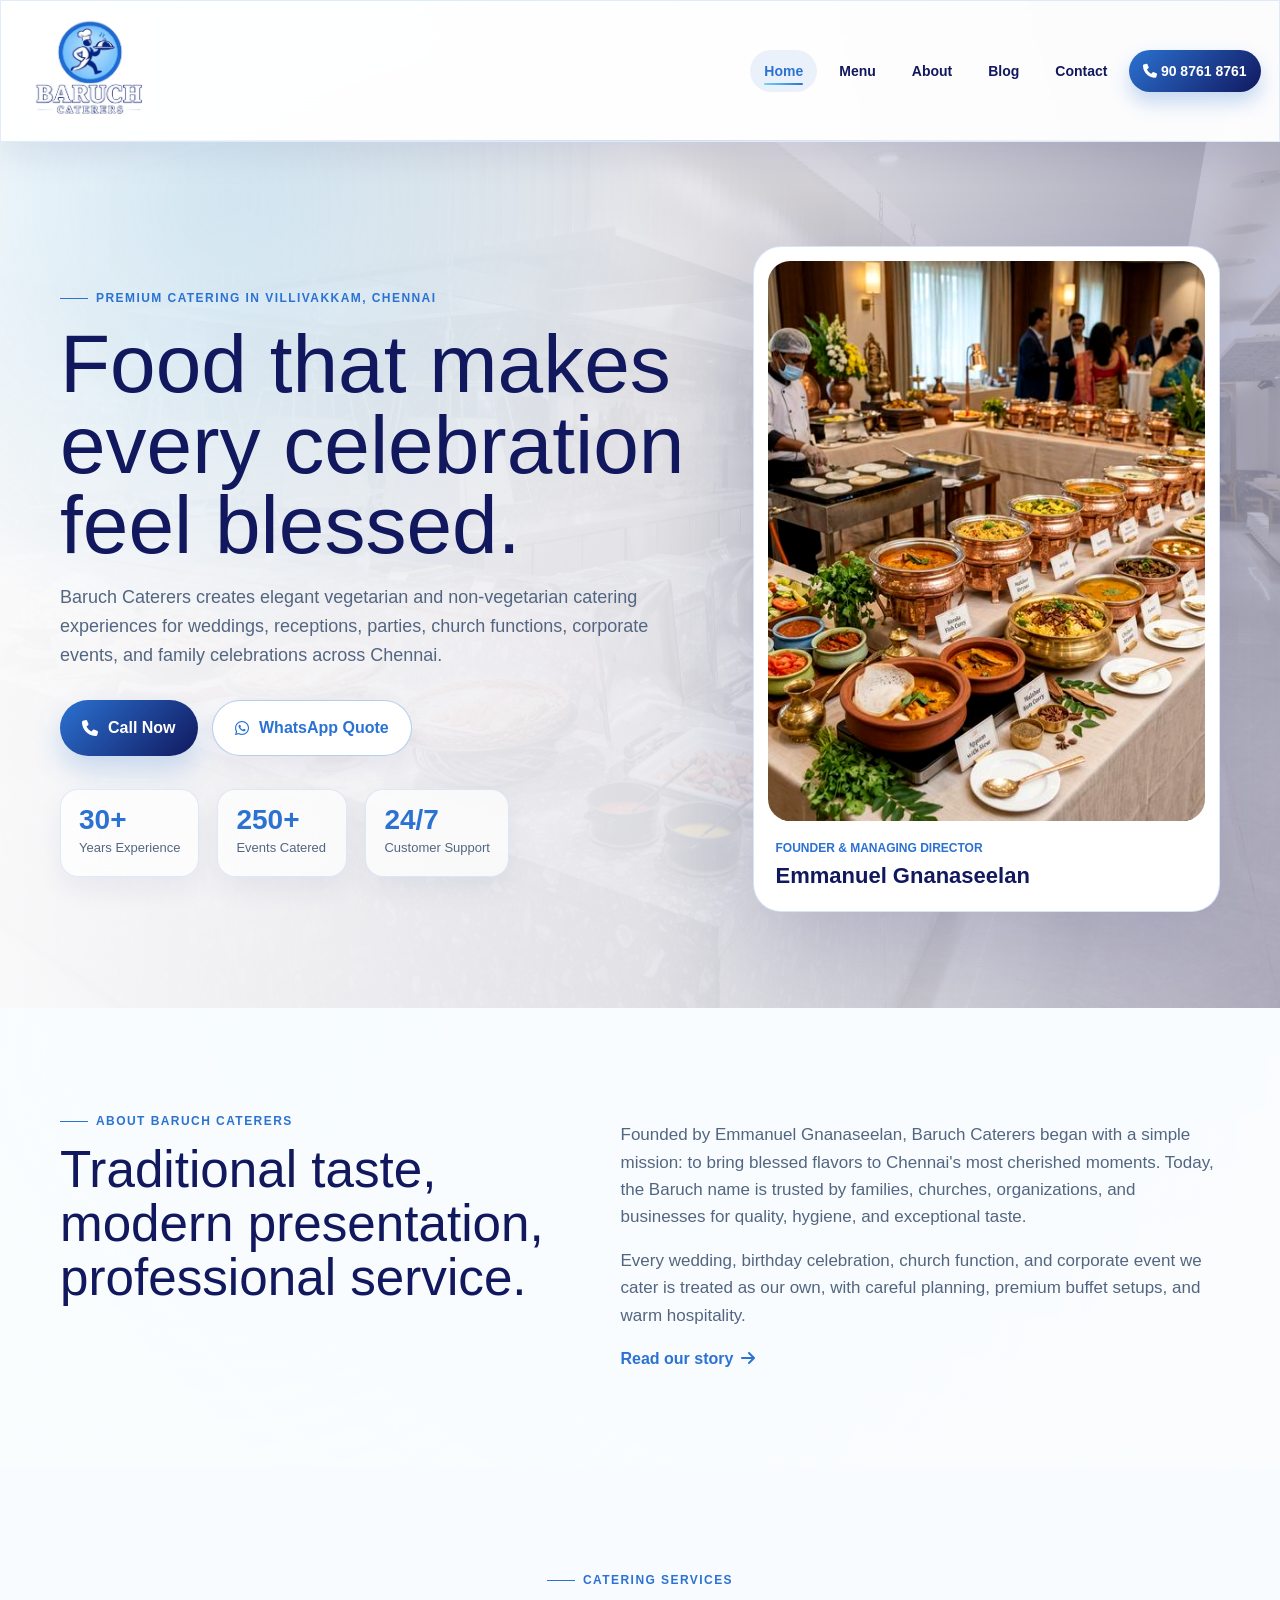
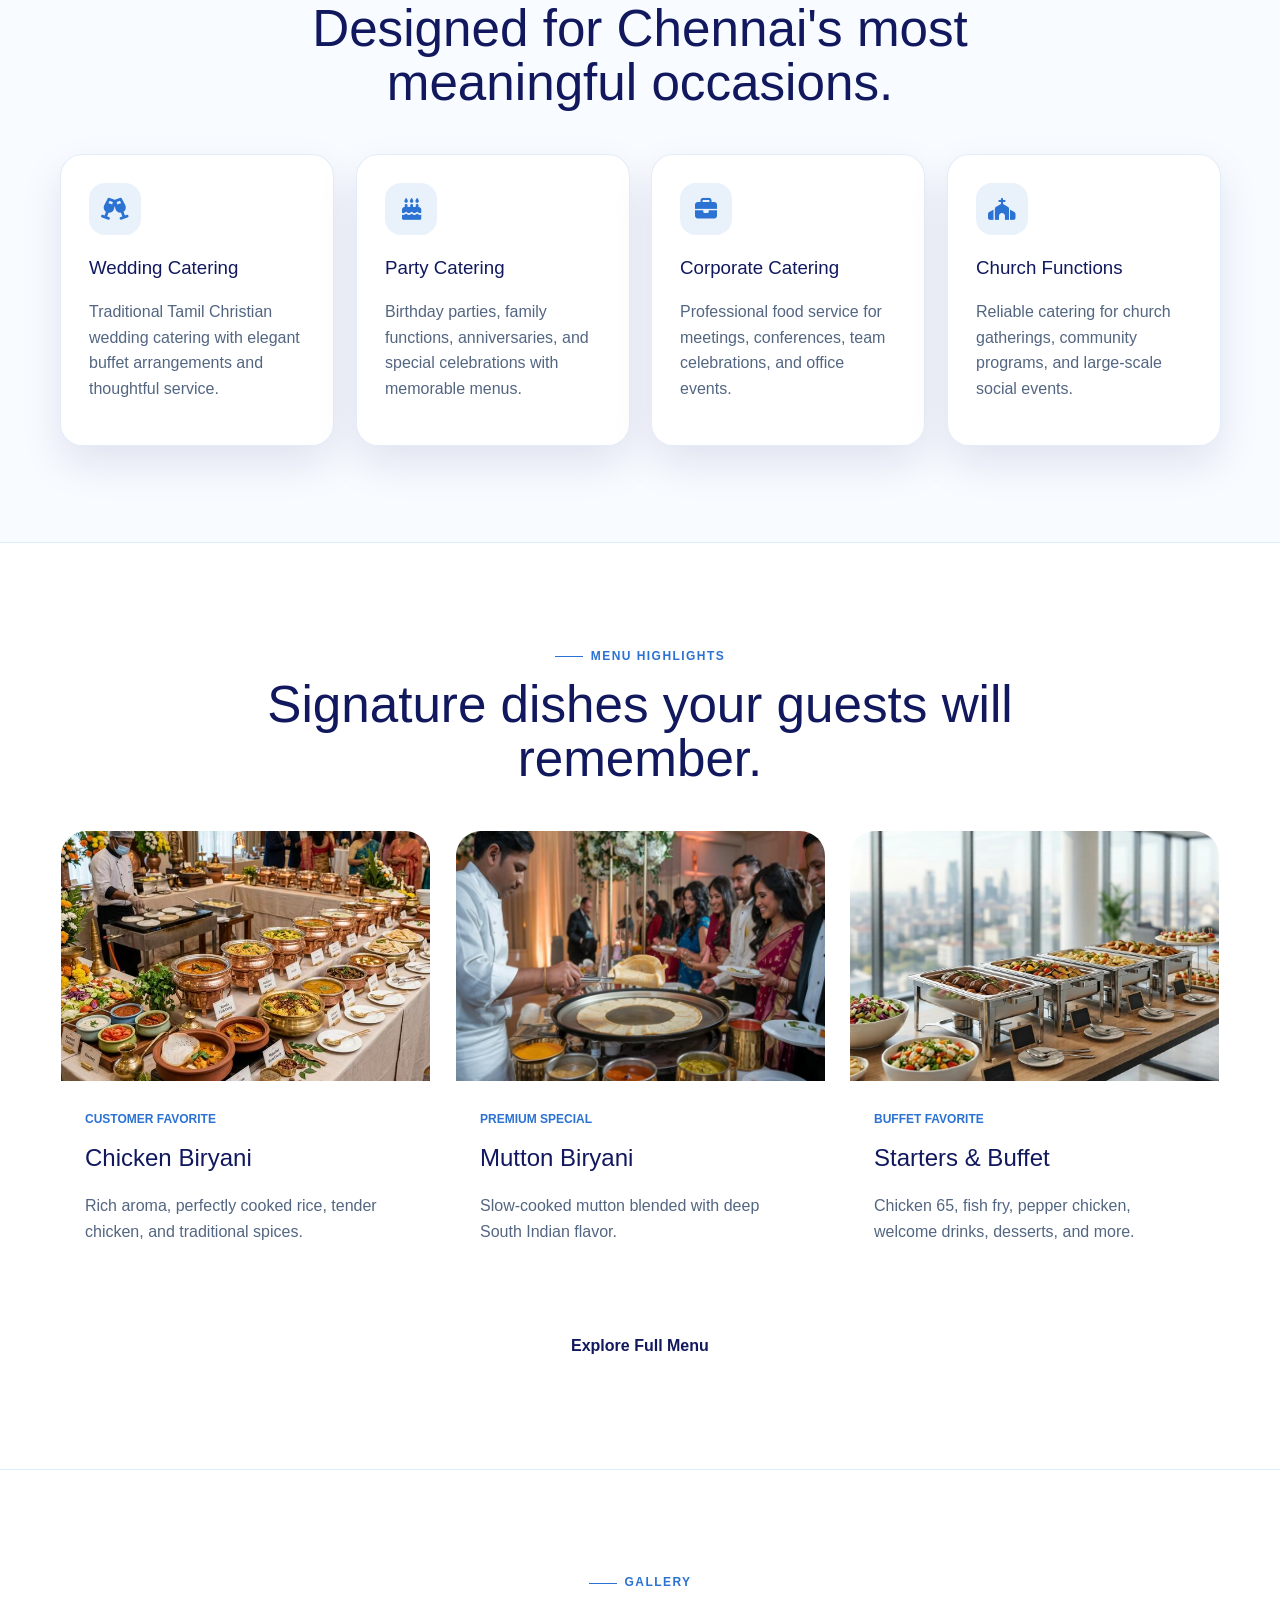
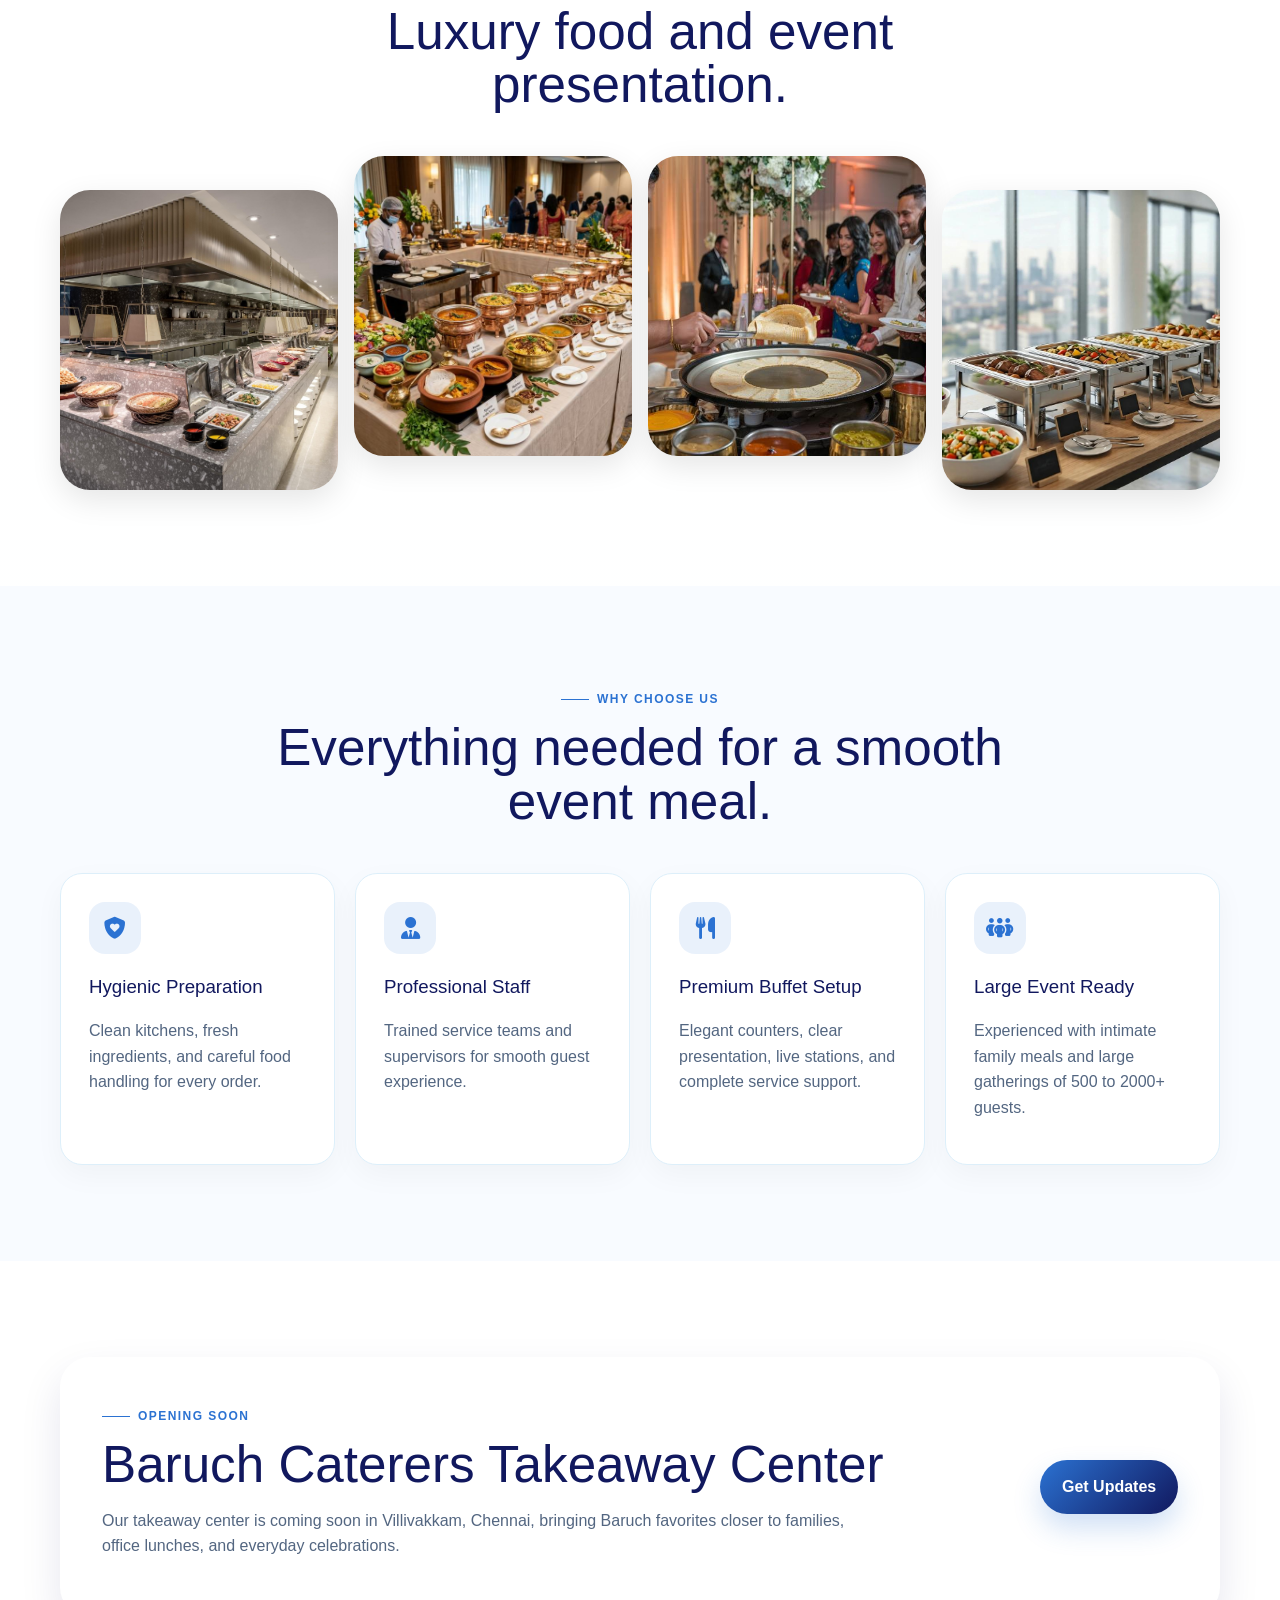
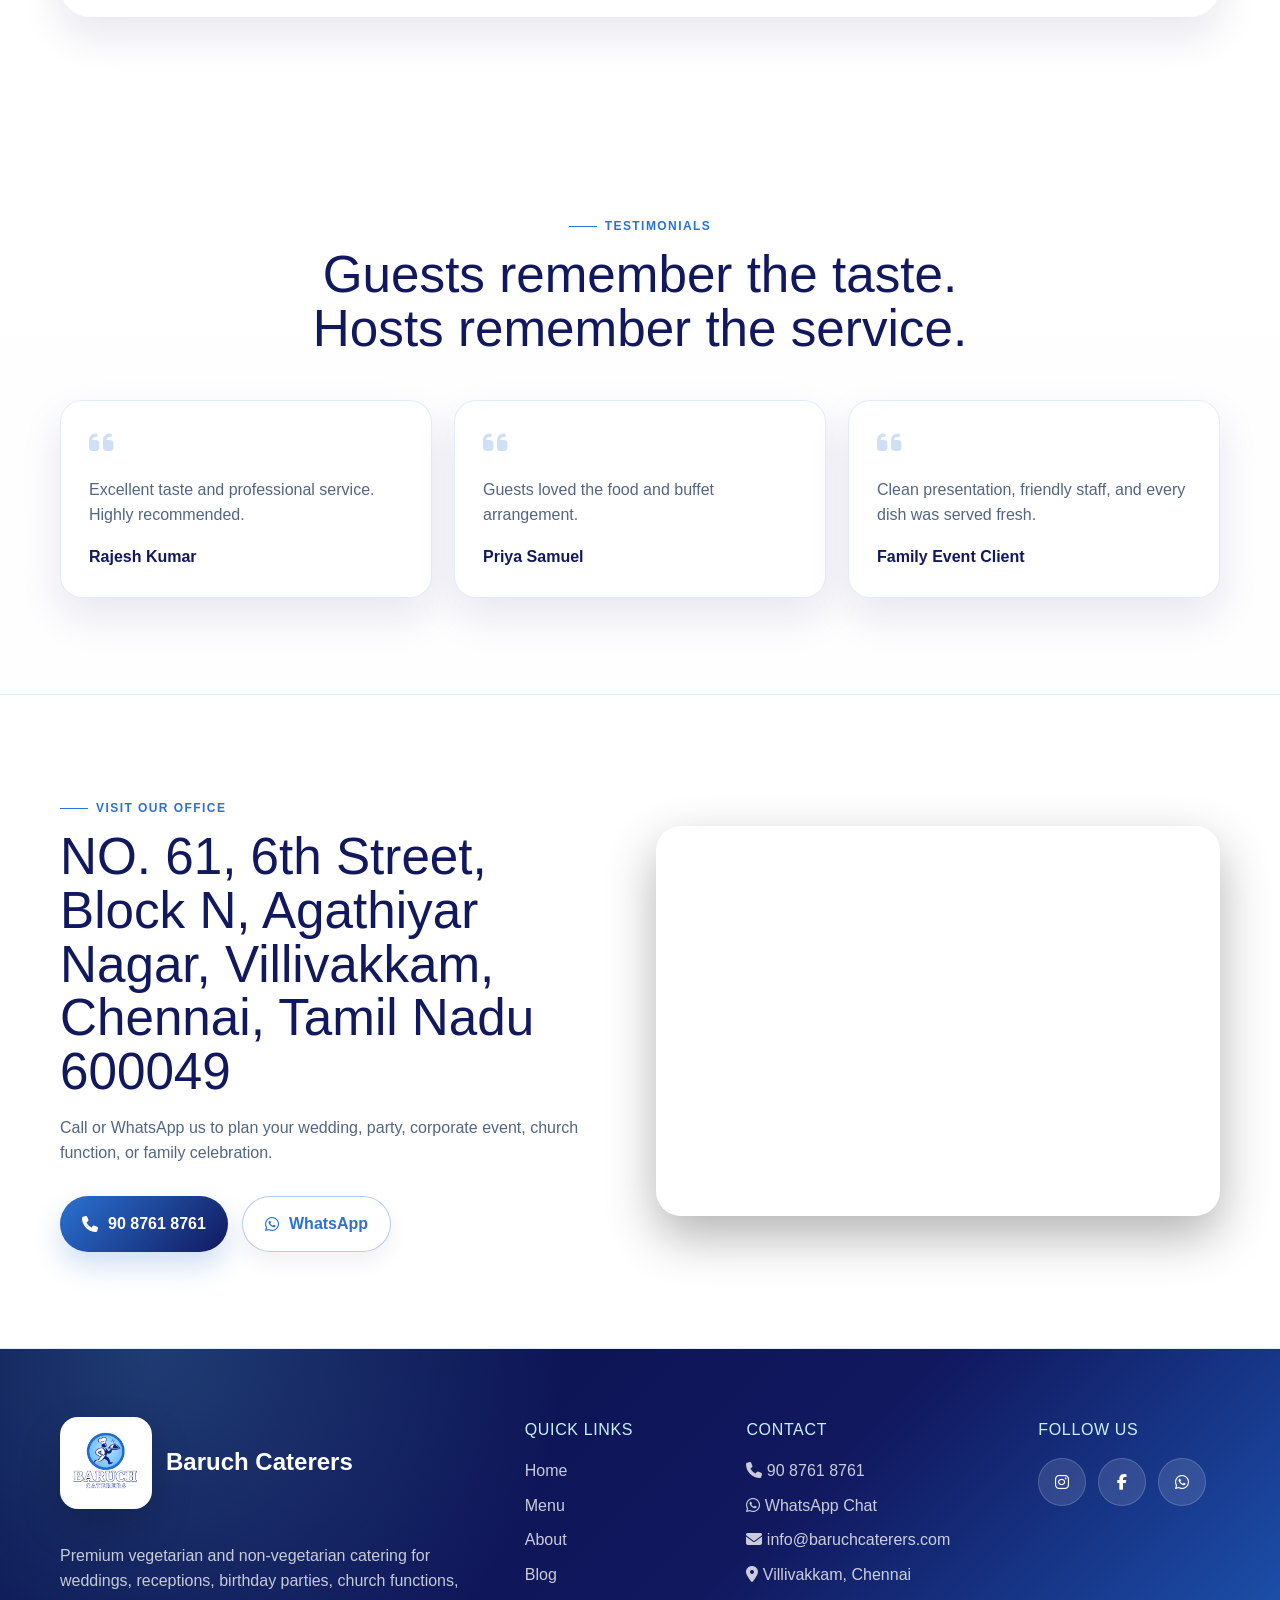
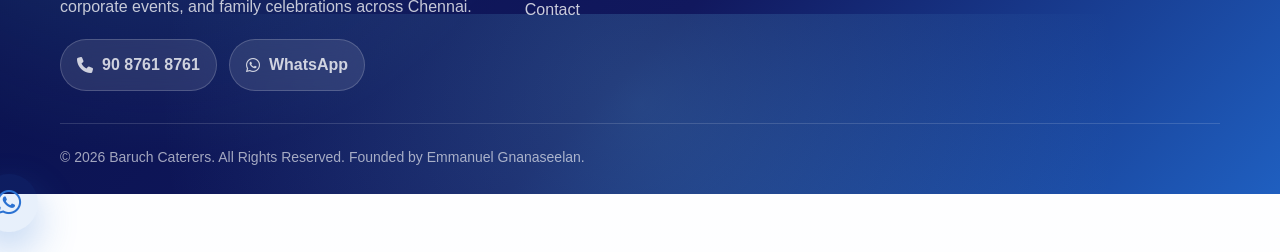
<file: index.html>
<!DOCTYPE html>
<html lang="en">
<head>
  <meta charset="UTF-8">
  <meta name="viewport" content="width=device-width, initial-scale=1.0">
  <title>Baruch Caterers | Premium Catering Services in Villivakkam, Chennai</title>
  <meta name="description" content="Baruch Caterers offers premium vegetarian and non-vegetarian catering for weddings, parties, church functions, corporate events, and family celebrations across Chennai.">
  <meta name="keywords" content="Baruch Caterers, catering Chennai, wedding catering Villivakkam, Chennai caterers, corporate catering Chennai">
  <meta property="og:title" content="Baruch Caterers | Premium Chennai Catering">
  <meta property="og:description" content="Elegant catering for weddings, parties, corporate events, family functions, and special occasions in Chennai.">
  <meta property="og:type" content="website">
  <meta property="og:image" content="assets/images/1.jpg">
  <meta property="og:locale" content="en_IN">
  <link rel="stylesheet" href="https://cdnjs.cloudflare.com/ajax/libs/font-awesome/6.5.2/css/all.min.css">
  <link rel="stylesheet" href="css/style.css?v=20260727-13">
</head>
<body>
  <a class="skip-link" href="#main">Skip to content</a>

  <header class="site-header" data-header>
     <a class="brand" href="index.html" aria-label="Baruch Caterers home">
      <img class="brand-logo" src="assets/images/baruch-caterers-logo.jpeg" alt="Baruch Caterers logo">
    </a>

    <button class="nav-toggle" type="button" aria-label="Open menu" aria-expanded="false" data-nav-toggle>
      <span></span><span></span><span></span>
    </button>
    <nav class="site-nav" data-nav>
      <a href="index.html" class="active">Home</a>
      <a href="menu.html">Menu</a>
      <a href="about.html">About</a>
      <a href="blog.html">Blog</a>
      <a href="contact.html">Contact</a>
      <a class="nav-cta" href="tel:+919087618761"><i class="fa-solid fa-phone"></i> 90 8761 8761</a>
    </nav>
  </header>

  <main id="main">
    <section class="hero section-pad">
      <div class="hero-bg">
        <img src="assets/images/1.jpg" alt="Premium catering buffet by Baruch Caterers">
      </div>
      <div class="container hero-grid">
        <div class="hero-copy reveal">
          <span class="eyebrow">Premium catering in Villivakkam, Chennai</span>
          <h1>Food that makes every celebration feel blessed.</h1>
          <p>Baruch Caterers creates elegant vegetarian and non-vegetarian catering experiences for weddings, receptions, parties, church functions, corporate events, and family celebrations across Chennai.</p>
          <div class="hero-actions">
            <a class="btn btn-primary" href="tel:+919087618761"><i class="fa-solid fa-phone"></i> Call Now</a>
            <a class="btn btn-secondary" href="https://wa.me/919087618761?text=Hi%20Baruch%20Caterers,%20I%20would%20like%20to%20get%20a%20quote%20for%20my%20event." target="_blank" rel="noopener"><i class="fa-brands fa-whatsapp"></i> WhatsApp Quote</a>
          </div>
          <div class="hero-stats" aria-label="Baruch Caterers highlights">
            <div><strong data-counter data-count-to="30" data-count-suffix="+">30+</strong><span>Years Experience</span></div>
            <div><strong data-counter data-count-to="250" data-count-suffix="+">250+</strong><span>Events Catered</span></div>
            <div><strong>24/7</strong><span>Customer Support</span></div>
          </div>
        </div>
        <div class="hero-card">
          <div class="hero-showcase" aria-label="Baruch Caterers visual highlights">
            <img class="hero-showcase-slide active" src="assets/images/bg.png" alt="Emmanuel Gnanaseelan, founder of Baruch Caterers" data-caption-label="Founder & Managing Director" data-caption-title="Emmanuel Gnanaseelan">
            <img class="hero-showcase-slide" src="assets/images/2.jpg" alt="Signature catering dish by Baruch Caterers" data-caption-label="Signature Catering" data-caption-title="Premium Menu Highlights">
            <img class="hero-showcase-slide" src="assets/images/4.jpg" alt="Premium buffet setup by Baruch Caterers" data-caption-label="Event Presentation" data-caption-title="Elegant Buffet Setups">
          </div>
          <div class="hero-caption">
            <span data-hero-caption-label>Founder & Managing Director</span>
            <strong data-hero-caption-title>Emmanuel Gnanaseelan</strong>
          </div>
        </div>
      </div>
    </section>

    <section class="section-pad about-preview">
      <div class="container split">
        <div class="section-copy reveal">
          <span class="eyebrow">About Baruch Caterers</span>
          <h2>Traditional taste, modern presentation, professional service.</h2>
        </div>
        <div class="rich-text reveal">
          <p>Founded by Emmanuel Gnanaseelan, Baruch Caterers began with a simple mission: to bring blessed flavors to Chennai's most cherished moments. Today, the Baruch name is trusted by families, churches, organizations, and businesses for quality, hygiene, and exceptional taste.</p>
          <p>Every wedding, birthday celebration, church function, and corporate event we cater is treated as our own, with careful planning, premium buffet setups, and warm hospitality.</p>
          <a class="text-link" href="about.html">Read our story <i class="fa-solid fa-arrow-right"></i></a>
        </div>
      </div>
    </section>

    <section class="section-pad muted" id="services">
      <div class="container">
        <div class="section-heading reveal">
          <span class="eyebrow">Catering Services</span>
          <h2>Designed for Chennai's most meaningful occasions.</h2>
        </div>
        <div class="card-grid services-grid">
          <article class="service-card reveal">
            <i class="fa-solid fa-champagne-glasses"></i>
            <h3>Wedding Catering</h3>
            <p>Traditional Tamil Christian wedding catering with elegant buffet arrangements and thoughtful service.</p>
          </article>
          <article class="service-card reveal">
            <i class="fa-solid fa-cake-candles"></i>
            <h3>Party Catering</h3>
            <p>Birthday parties, family functions, anniversaries, and special celebrations with memorable menus.</p>
          </article>
          <article class="service-card reveal">
            <i class="fa-solid fa-briefcase"></i>
            <h3>Corporate Catering</h3>
            <p>Professional food service for meetings, conferences, team celebrations, and office events.</p>
          </article>
          <article class="service-card reveal">
            <i class="fa-solid fa-church"></i>
            <h3>Church Functions</h3>
            <p>Reliable catering for church gatherings, community programs, and large-scale social events.</p>
          </article>
        </div>
      </div>
    </section>

    <section class="section-pad dark" id="menu">
      <div class="container">
        <div class="section-heading light reveal">
          <span class="eyebrow">Menu Highlights</span>
          <h2>Signature dishes your guests will remember.</h2>
        </div>
        <div class="menu-strip">
          <article class="food-card reveal">
            <img src="assets/images/2.jpg" alt="Chicken biryani catering menu">
            <div><span>Customer Favorite</span><h3>Chicken Biryani</h3><p>Rich aroma, perfectly cooked rice, tender chicken, and traditional spices.</p></div>
          </article>
          <article class="food-card reveal">
            <img src="assets/images/3.jpg" alt="Mutton biryani catering menu">
            <div><span>Premium Special</span><h3>Mutton Biryani</h3><p>Slow-cooked mutton blended with deep South Indian flavor.</p></div>
          </article>
          <article class="food-card reveal">
            <img src="assets/images/4.jpg" alt="Event buffet catering spread">
            <div><span>Buffet Favorite</span><h3>Starters & Buffet</h3><p>Chicken 65, fish fry, pepper chicken, welcome drinks, desserts, and more.</p></div>
          </article>
        </div>
        <div class="center reveal">
          <a class="btn btn-light" href="menu.html">Explore Full Menu</a>
        </div>
      </div>
    </section>

    <section class="section-pad">
      <div class="container">
        <div class="section-heading reveal">
          <span class="eyebrow">Gallery</span>
          <h2>Luxury food and event presentation.</h2>
        </div>
        <div class="gallery-grid">
          <img class="reveal" src="assets/images/1.jpg" alt="Baruch Caterers event setup">
          <img class="reveal" src="assets/images/2.jpg" alt="Baruch Caterers biryani dish">
          <img class="reveal" src="assets/images/3.jpg" alt="Baruch Caterers food serving">
          <img class="reveal" src="assets/images/4.jpg" alt="Baruch Caterers buffet presentation">
        </div>
      </div>
    </section>

    <section class="section-pad muted">
      <div class="container">
        <div class="section-heading reveal">
          <span class="eyebrow">Why Choose Us</span>
          <h2>Everything needed for a smooth event meal.</h2>
        </div>
        <div class="why-grid">
          <div class="why-card reveal"><i class="fa-solid fa-shield-heart"></i><h3>Hygienic Preparation</h3><p>Clean kitchens, fresh ingredients, and careful food handling for every order.</p></div>
          <div class="why-card reveal"><i class="fa-solid fa-user-tie"></i><h3>Professional Staff</h3><p>Trained service teams and supervisors for smooth guest experience.</p></div>
          <div class="why-card reveal"><i class="fa-solid fa-utensils"></i><h3>Premium Buffet Setup</h3><p>Elegant counters, clear presentation, live stations, and complete service support.</p></div>
          <div class="why-card reveal"><i class="fa-solid fa-people-group"></i><h3>Large Event Ready</h3><p>Experienced with intimate family meals and large gatherings of 500 to 2000+ guests.</p></div>
        </div>
      </div>
    </section>

    <section class="section-pad announcement">
      <div class="container announcement-card reveal">
        <div>
          <span class="eyebrow">Opening Soon</span>
          <h2>Baruch Caterers Takeaway Center</h2>
          <p>Our takeaway center is coming soon in Villivakkam, Chennai, bringing Baruch favorites closer to families, office lunches, and everyday celebrations.</p>
        </div>
        <a class="btn btn-primary" href="contact.html">Get Updates</a>
      </div>
    </section>

    <section class="section-pad" id="testimonials">
      <div class="container">
        <div class="section-heading reveal">
          <span class="eyebrow">Testimonials</span>
          <h2>Guests remember the taste. Hosts remember the service.</h2>
        </div>
        <div class="testimonial-grid">
          <article class="testimonial reveal"><i class="fa-solid fa-quote-left"></i><p>Excellent taste and professional service. Highly recommended.</p><strong>Rajesh Kumar</strong></article>
          <article class="testimonial reveal"><i class="fa-solid fa-quote-left"></i><p>Guests loved the food and buffet arrangement.</p><strong>Priya Samuel</strong></article>
          <article class="testimonial reveal"><i class="fa-solid fa-quote-left"></i><p>Clean presentation, friendly staff, and every dish was served fresh.</p><strong>Family Event Client</strong></article>
        </div>
      </div>
    </section>

    <section class="section-pad contact-band">
      <div class="container contact-grid">
        <div class="reveal">
          <span class="eyebrow">Visit Our Office</span>
          <h2>NO. 61, 6th Street, Block N, Agathiyar Nagar, Villivakkam, Chennai, Tamil Nadu 600049</h2>
          <p>Call or WhatsApp us to plan your wedding, party, corporate event, church function, or family celebration.</p>
          <div class="contact-actions">
            <a class="btn btn-primary" href="tel:+919087618761"><i class="fa-solid fa-phone"></i> 90 8761 8761</a>
            <a class="btn btn-secondary" href="https://wa.me/919087618761?text=Hi%20Baruch%20Caterers,%20I%20would%20like%20to%20get%20a%20quote%20for%20my%20event." target="_blank" rel="noopener"><i class="fa-brands fa-whatsapp"></i> WhatsApp</a>
          </div>
        </div>
        <iframe class="map reveal" title="Baruch Caterers Google Map — No. 61, 6th Street, Block N, Agathiyar Nagar" src="https://www.google.com/maps?q=Emmanuel+Caterers,+No.+61,+6th+Street,+Block+N,+Agathiyar+Nagar,+Villivakkam,+Chennai,+Tamil+Nadu+600049&output=embed" loading="lazy" allowfullscreen></iframe>
      </div>
    </section>
  </main>
  <footer class="site-footer">
    <div class="container footer-grid premium-footer-grid">
      <div class="footer-brand-block">
        <a class="footer-logo-brand" href="index.html" aria-label="Baruch Caterers home">
          <img src="assets/images/baruch-caterers-logo.jpeg" alt="Baruch Caterers logo">
          <span>Baruch <strong>Caterers</strong></span>
        </a>
        <p>Premium vegetarian and non-vegetarian catering for weddings, receptions, birthday parties, church functions, corporate events, and family celebrations across Chennai.</p>
        <div class="footer-contact-pills">
          <a href="tel:+919087618761"><i class="fa-solid fa-phone"></i> 90 8761 8761</a>
          <a href="https://wa.me/919087618761?text=Hi%20Baruch%20Caterers,%20I%20would%20like%20to%20plan%20catering%20for%20my%20event." target="_blank" rel="noopener"><i class="fa-brands fa-whatsapp"></i> WhatsApp</a>
        </div>
      </div>
      <div>
        <h3>Quick Links</h3>
        <a href="index.html">Home</a>
        <a href="menu.html">Menu</a>
        <a href="about.html">About</a>
        <a href="blog.html">Blog</a>
        <a href="contact.html">Contact</a>
      </div>
      <div>
        <h3>Contact</h3>
        <a href="tel:+919087618761"><i class="fa-solid fa-phone"></i> 90 8761 8761</a>
        <a href="https://wa.me/919087618761" target="_blank" rel="noopener"><i class="fa-brands fa-whatsapp"></i> WhatsApp Chat</a>
        <a href="mailto:info@baruchcaterers.com"><i class="fa-solid fa-envelope"></i> info@baruchcaterers.com</a>
        <a href="https://www.google.com/maps?q=NO+61,+6th+Street,+Block+N,+Agathiyar+Nagar,+Villivakkam,+Chennai,+Tamil+Nadu+600049" target="_blank" rel="noopener"><i class="fa-solid fa-location-dot"></i> Villivakkam, Chennai</a>
      </div>
      <div>
        <h3>Follow Us</h3>
        <div class="social-links">
          <a href="https://www.instagram.com/baruch_caterers/" target="_blank" rel="noopener" aria-label="Instagram"><i class="fa-brands fa-instagram"></i></a>
          <a href="https://www.facebook.com/profile.php?id=61591436165904" target="_blank" rel="noopener" aria-label="Facebook"><i class="fa-brands fa-facebook-f"></i></a>
          <a href="https://wa.me/919087618761" target="_blank" rel="noopener" aria-label="WhatsApp"><i class="fa-brands fa-whatsapp"></i></a>
        </div>
      </div>
    </div>
    <div class="footer-bottom">&copy; 2026 Baruch Caterers. All Rights Reserved. Founded by Emmanuel Gnanaseelan.</div>
  </footer>

  <a class="whatsapp-float" href="https://wa.me/919087618761?text=Hi%20Baruch%20Caterers,%20I%20would%20like%20to%20get%20a%20quote%20for%20my%20event." target="_blank" rel="noopener" aria-label="Chat on WhatsApp"><i class="fa-brands fa-whatsapp"></i></a>
  <script src="js/vendor/gsap.min.js"></script>
  <script src="js/vendor/ScrollTrigger.min.js"></script>
  <script src="js/script.js?v=20260727-7"></script>
</body>
</html>
</file>
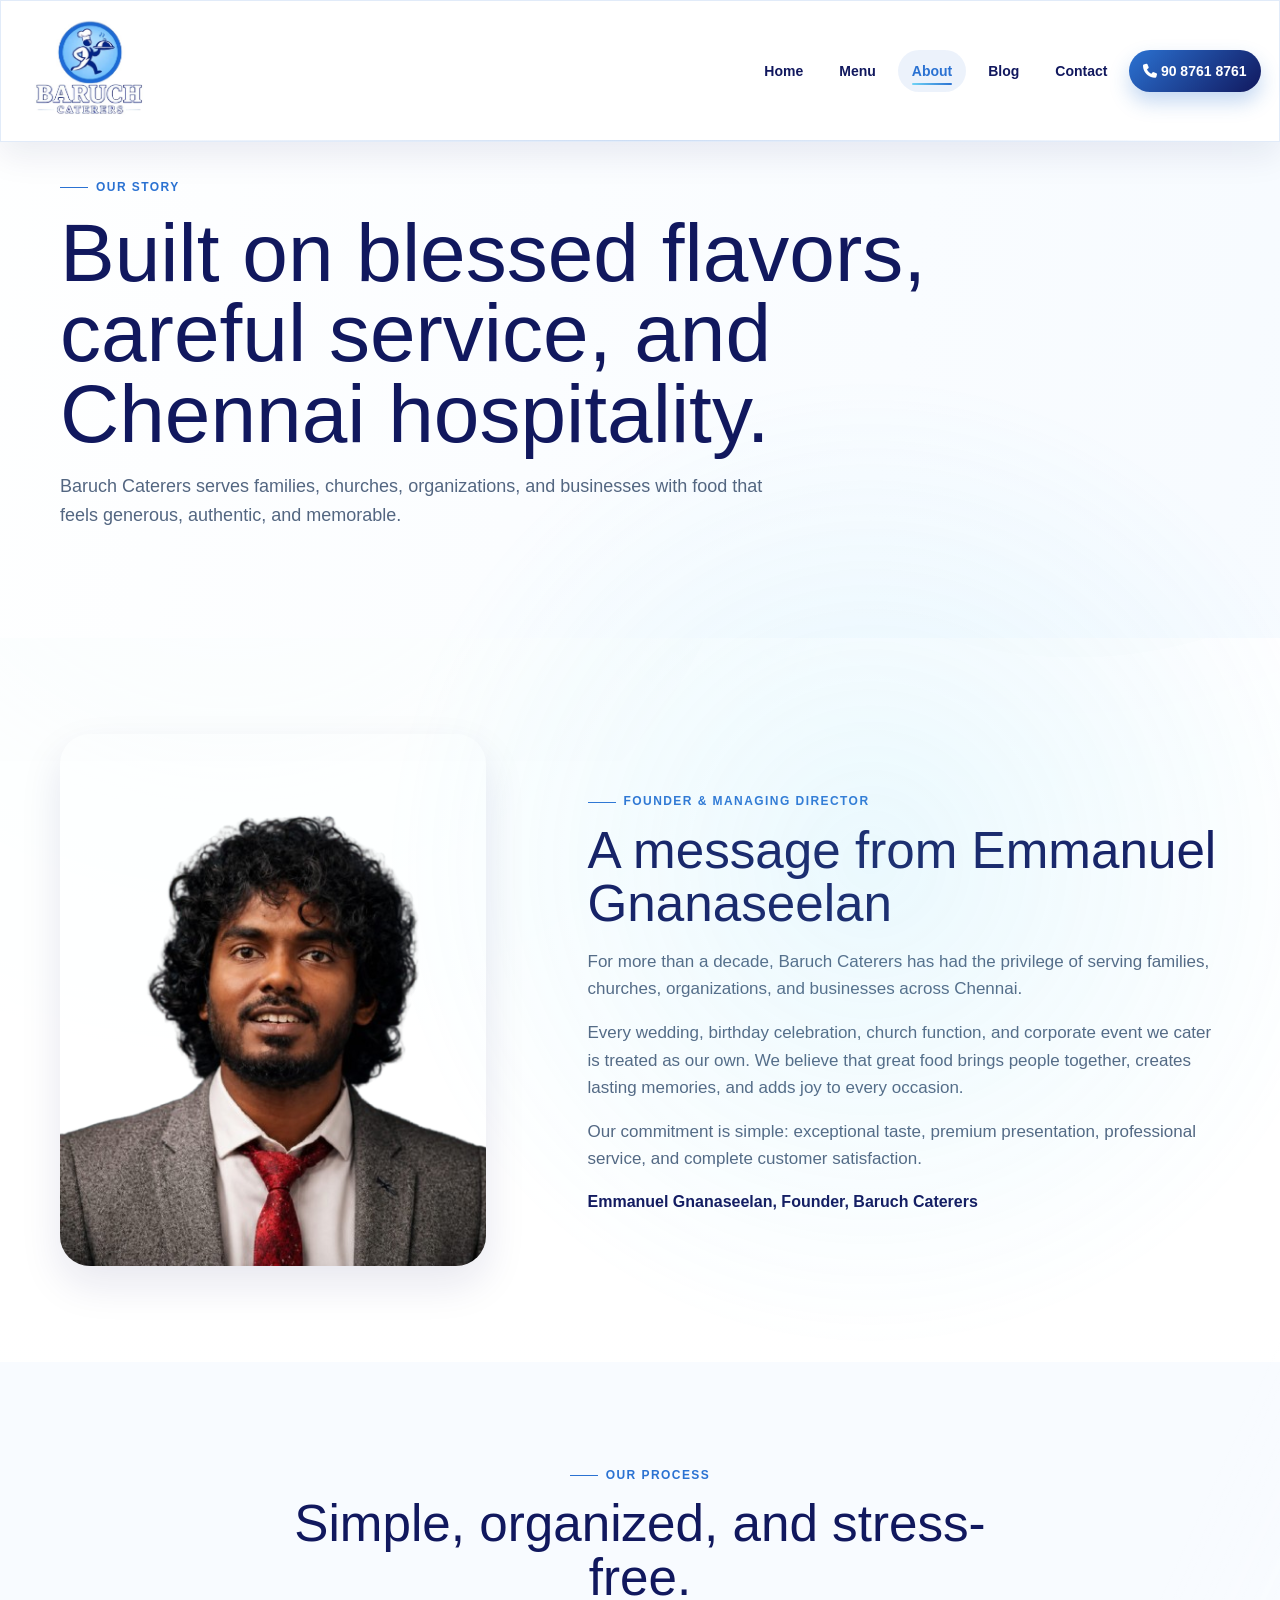
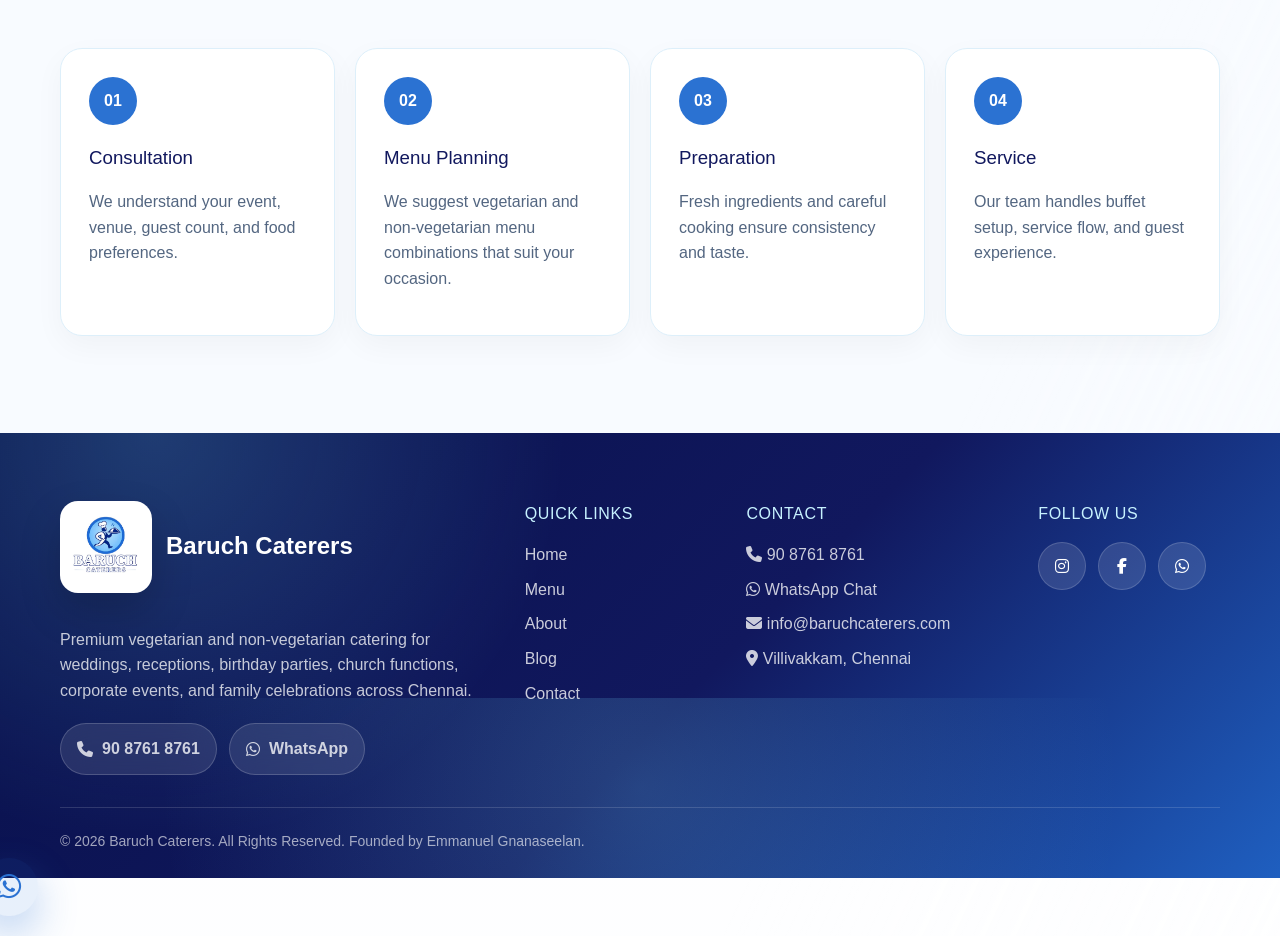
<file: about.html>
<!DOCTYPE html>
<html lang="en">
<head>
  <meta charset="UTF-8">
  <meta name="viewport" content="width=device-width, initial-scale=1.0">
  <title>About | Baruch Caterers Villivakkam Chennai</title>
  <meta name="description" content="Learn about Baruch Caterers, founded by Emmanuel Gnanaseelan, offering premium catering for weddings, churches, families, and businesses across Chennai.">
  <meta property="og:title" content="About Baruch Caterers">
  <meta property="og:description" content="A trusted Chennai catering brand founded by Emmanuel Gnanaseelan.">
  <meta property="og:type" content="website">
  <meta property="og:image" content="assets/images/bg.png">
  <link rel="stylesheet" href="https://cdnjs.cloudflare.com/ajax/libs/font-awesome/6.5.2/css/all.min.css">
  <link rel="stylesheet" href="css/style.css?v=20260727-13">
</head>
<body>
  <header class="site-header" data-header>
    <a class="brand" href="index.html" aria-label="Baruch Caterers home">
      <img class="brand-logo" src="assets/images/baruch-caterers-logo.jpeg" alt="Baruch Caterers logo">
    </a>
    <button class="nav-toggle" type="button" aria-label="Open menu" aria-expanded="false" data-nav-toggle><span></span><span></span><span></span></button>
    <nav class="site-nav" data-nav>
      <a href="index.html">Home</a><a href="menu.html">Menu</a><a href="about.html" class="active">About</a><a href="blog.html">Blog</a><a href="contact.html">Contact</a>
      <a class="nav-cta" href="tel:+919087618761"><i class="fa-solid fa-phone"></i> 90 8761 8761</a>
    </nav>
  </header>

  <main>
    <section class="page-hero">
      <div class="container reveal">
        <span class="eyebrow">Our Story</span>
        <h1>Built on blessed flavors, careful service, and Chennai hospitality.</h1>
        <p>Baruch Caterers serves families, churches, organizations, and businesses with food that feels generous, authentic, and memorable.</p>
      </div>
    </section>

    <section class="section-pad">
      <div class="container founder-layout">
        <div class="founder-photo reveal"><img src="assets/images/bg.png" alt="Emmanuel Gnanaseelan"></div>
        <div class="rich-text reveal">
          <span class="eyebrow">Founder & Managing Director</span>
          <h2>A message from Emmanuel Gnanaseelan</h2>
          <p>For more than a decade, Baruch Caterers has had the privilege of serving families, churches, organizations, and businesses across Chennai.</p>
          <p>Every wedding, birthday celebration, church function, and corporate event we cater is treated as our own. We believe that great food brings people together, creates lasting memories, and adds joy to every occasion.</p>
          <p>Our commitment is simple: exceptional taste, premium presentation, professional service, and complete customer satisfaction.</p>
          <strong>Emmanuel Gnanaseelan, Founder, Baruch Caterers</strong>
        </div>
      </div>
    </section>

    <section class="section-pad muted">
      <div class="container">
        <div class="section-heading reveal"><span class="eyebrow">Our Process</span><h2>Simple, organized, and stress-free.</h2></div>
        <div class="process-grid">
          <div class="process-step reveal"><span>01</span><h3>Consultation</h3><p>We understand your event, venue, guest count, and food preferences.</p></div>
          <div class="process-step reveal"><span>02</span><h3>Menu Planning</h3><p>We suggest vegetarian and non-vegetarian menu combinations that suit your occasion.</p></div>
          <div class="process-step reveal"><span>03</span><h3>Preparation</h3><p>Fresh ingredients and careful cooking ensure consistency and taste.</p></div>
          <div class="process-step reveal"><span>04</span><h3>Service</h3><p>Our team handles buffet setup, service flow, and guest experience.</p></div>
        </div>
      </div>
    </section>
  </main>
  <footer class="site-footer">
    <div class="container footer-grid premium-footer-grid">
      <div class="footer-brand-block">
        <a class="footer-logo-brand" href="index.html" aria-label="Baruch Caterers home">
          <img src="assets/images/baruch-caterers-logo.jpeg" alt="Baruch Caterers logo">
          <span>Baruch <strong>Caterers</strong></span>
        </a>
        <p>Premium vegetarian and non-vegetarian catering for weddings, receptions, birthday parties, church functions, corporate events, and family celebrations across Chennai.</p>
        <div class="footer-contact-pills">
          <a href="tel:+919087618761"><i class="fa-solid fa-phone"></i> 90 8761 8761</a>
          <a href="https://wa.me/919087618761?text=Hi%20Baruch%20Caterers,%20I%20would%20like%20to%20plan%20catering%20for%20my%20event." target="_blank" rel="noopener"><i class="fa-brands fa-whatsapp"></i> WhatsApp</a>
        </div>
      </div>
      <div>
        <h3>Quick Links</h3>
        <a href="index.html">Home</a>
        <a href="menu.html">Menu</a>
        <a href="about.html">About</a>
        <a href="blog.html">Blog</a>
        <a href="contact.html">Contact</a>
      </div>
      <div>
        <h3>Contact</h3>
        <a href="tel:+919087618761"><i class="fa-solid fa-phone"></i> 90 8761 8761</a>
        <a href="https://wa.me/919087618761" target="_blank" rel="noopener"><i class="fa-brands fa-whatsapp"></i> WhatsApp Chat</a>
        <a href="mailto:info@baruchcaterers.com"><i class="fa-solid fa-envelope"></i> info@baruchcaterers.com</a>
        <a href="https://www.google.com/maps?q=NO+61,+6th+Street,+Block+N,+Agathiyar+Nagar,+Villivakkam,+Chennai,+Tamil+Nadu+600049" target="_blank" rel="noopener"><i class="fa-solid fa-location-dot"></i> Villivakkam, Chennai</a>
      </div>
      <div>
        <h3>Follow Us</h3>
        <div class="social-links">
          <a href="https://www.instagram.com/baruch_caterers/" target="_blank" rel="noopener" aria-label="Instagram"><i class="fa-brands fa-instagram"></i></a>
          <a href="https://www.facebook.com/profile.php?id=61591436165904" target="_blank" rel="noopener" aria-label="Facebook"><i class="fa-brands fa-facebook-f"></i></a>
          <a href="https://wa.me/919087618761" target="_blank" rel="noopener" aria-label="WhatsApp"><i class="fa-brands fa-whatsapp"></i></a>
        </div>
      </div>
    </div>
    <div class="footer-bottom">&copy; 2026 Baruch Caterers. All Rights Reserved. Founded by Emmanuel Gnanaseelan.</div>
  </footer>
  <a class="whatsapp-float" href="https://wa.me/919087618761?text=Hi%20Baruch%20Caterers,%20I%20would%20like%20to%20get%20a%20quote%20for%20my%20event." target="_blank" rel="noopener" aria-label="Chat on WhatsApp"><i class="fa-brands fa-whatsapp"></i></a>
  <script src="js/vendor/gsap.min.js"></script>
  <script src="js/vendor/ScrollTrigger.min.js"></script>
  <script src="js/script.js?v=20260727-7"></script>
</body>
</html>
</file>
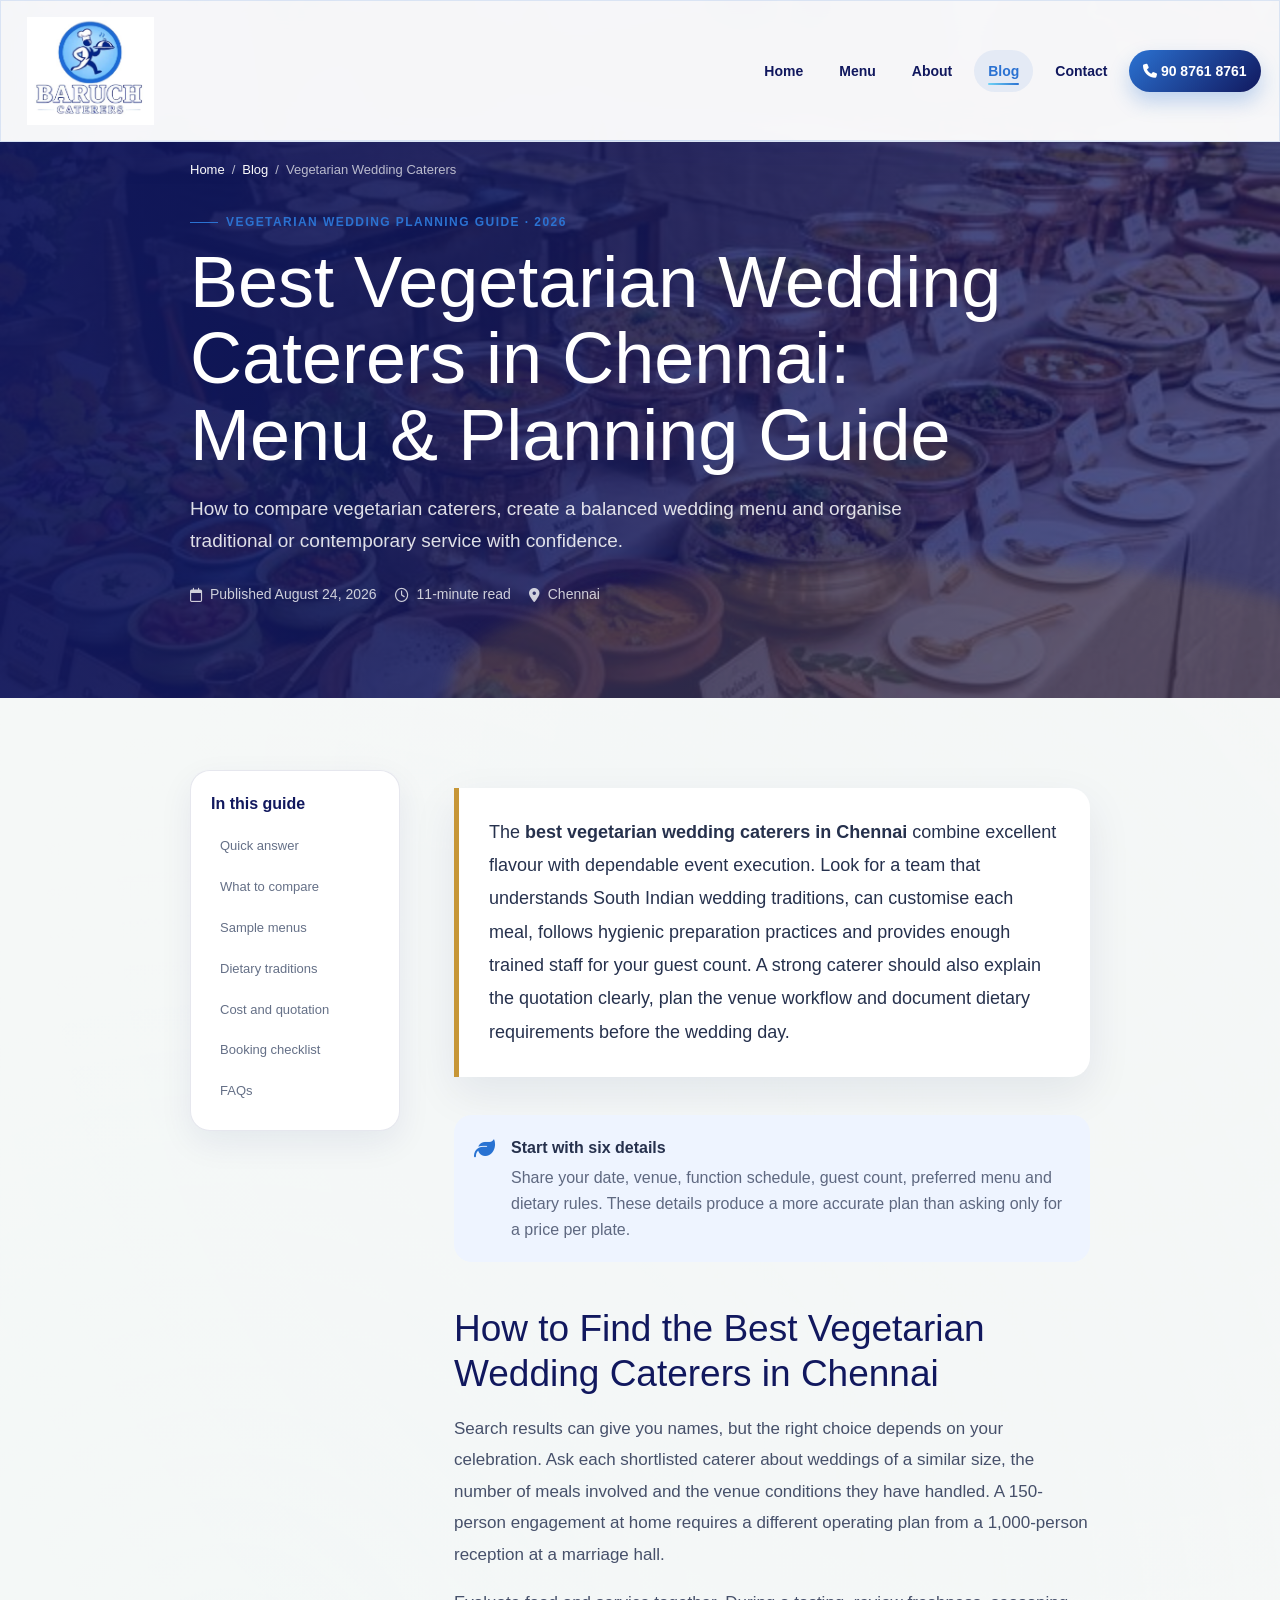
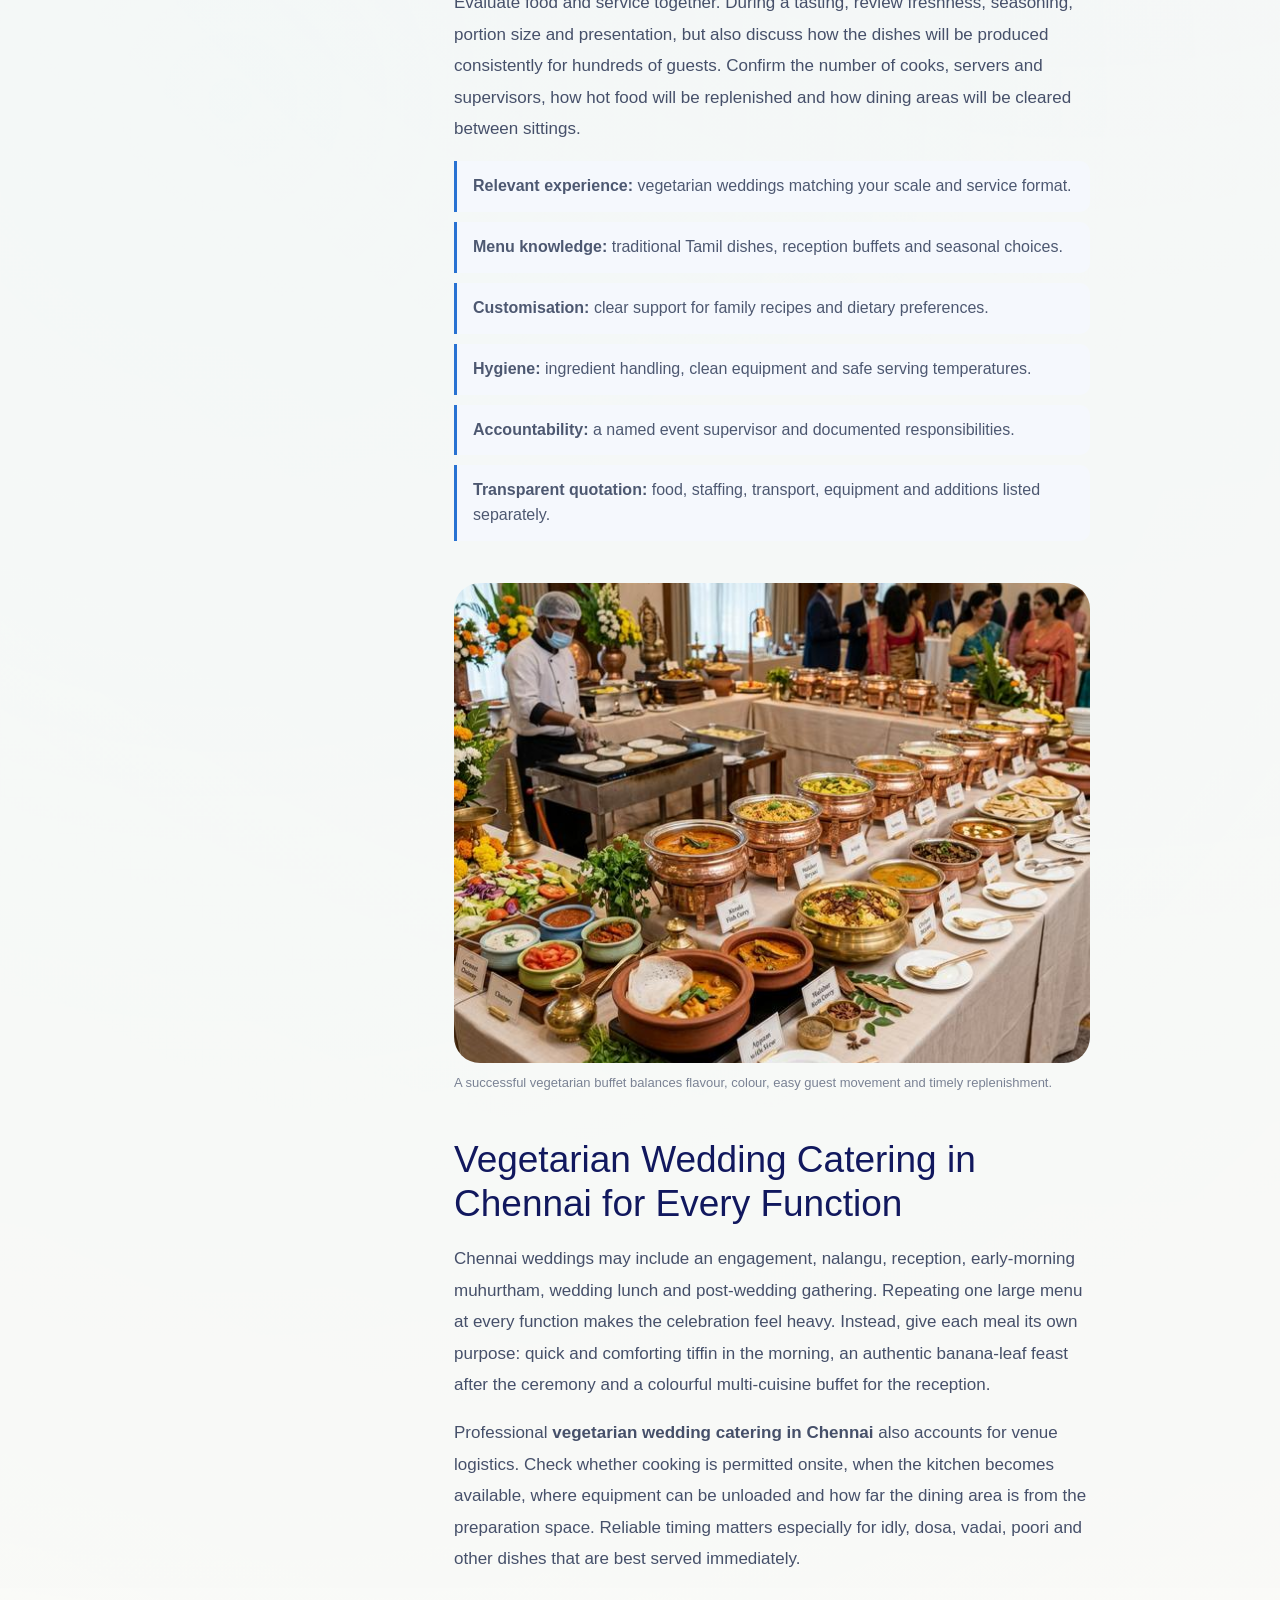
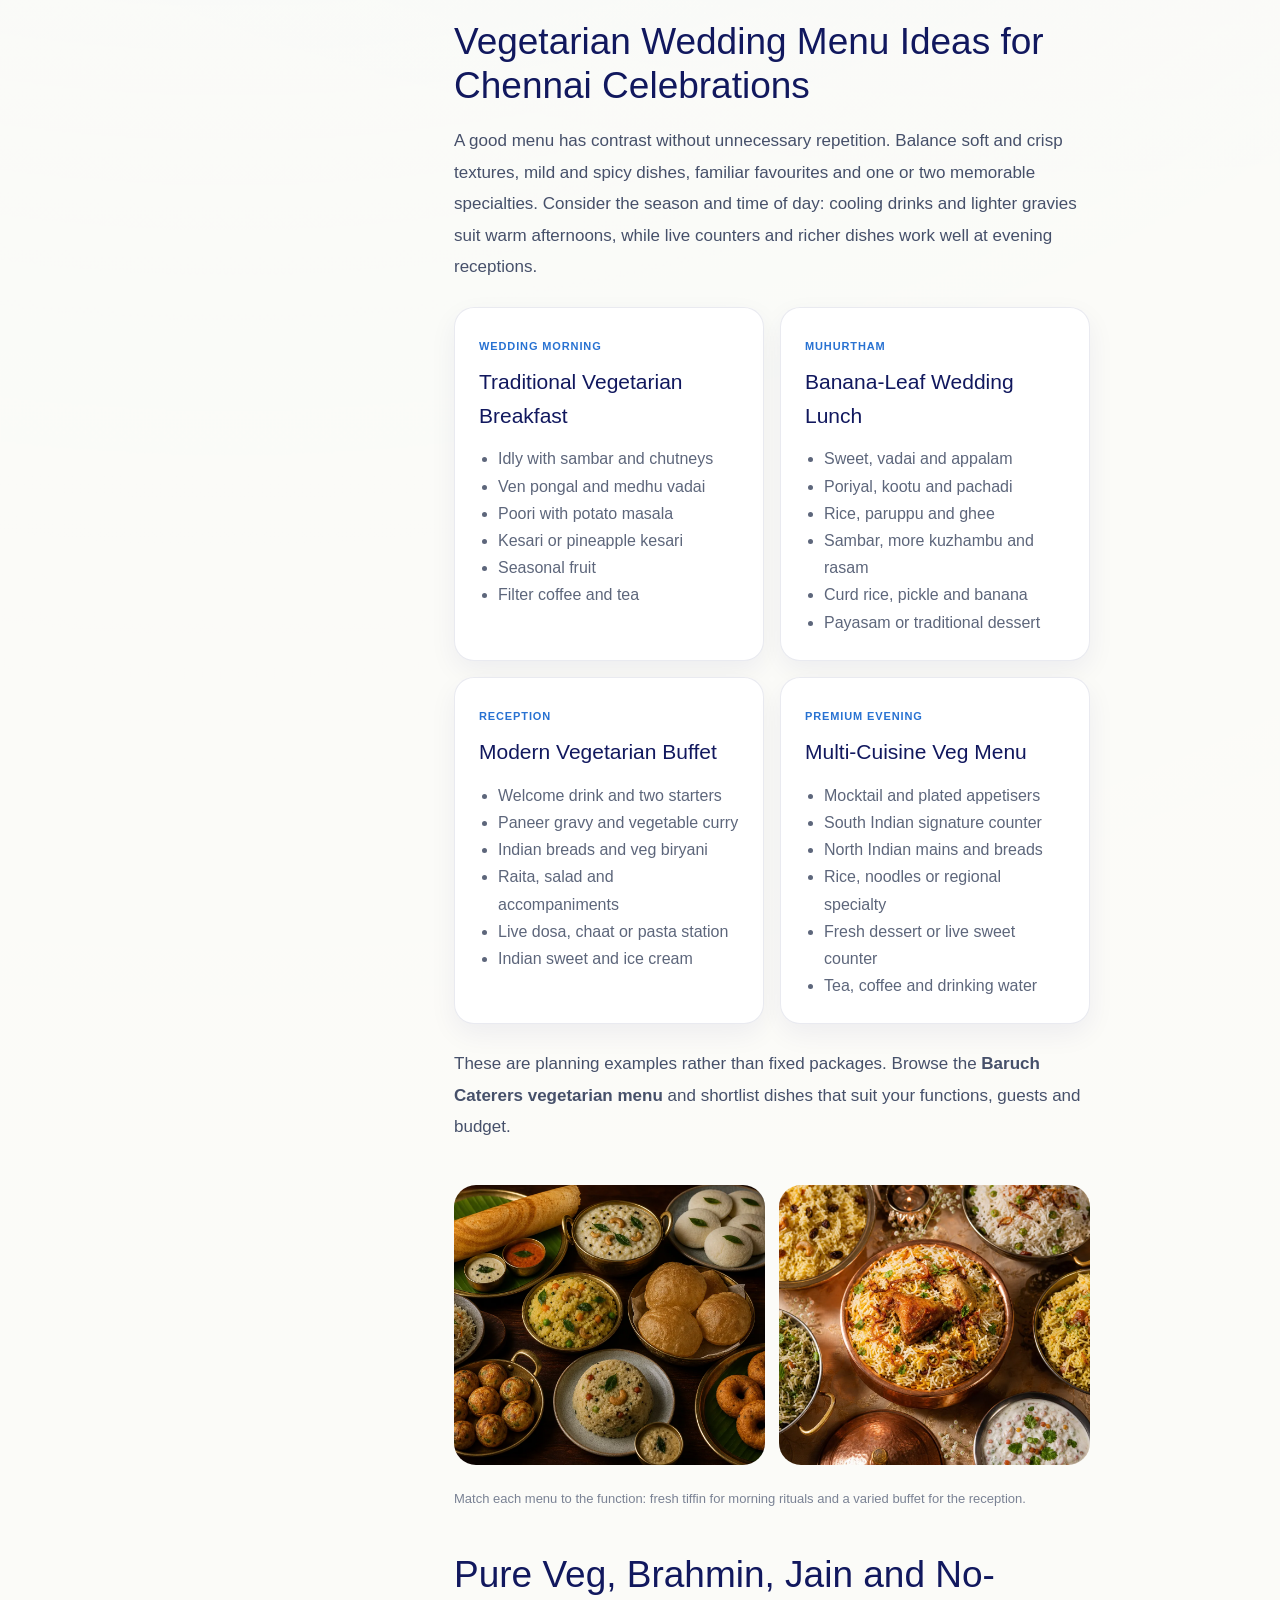
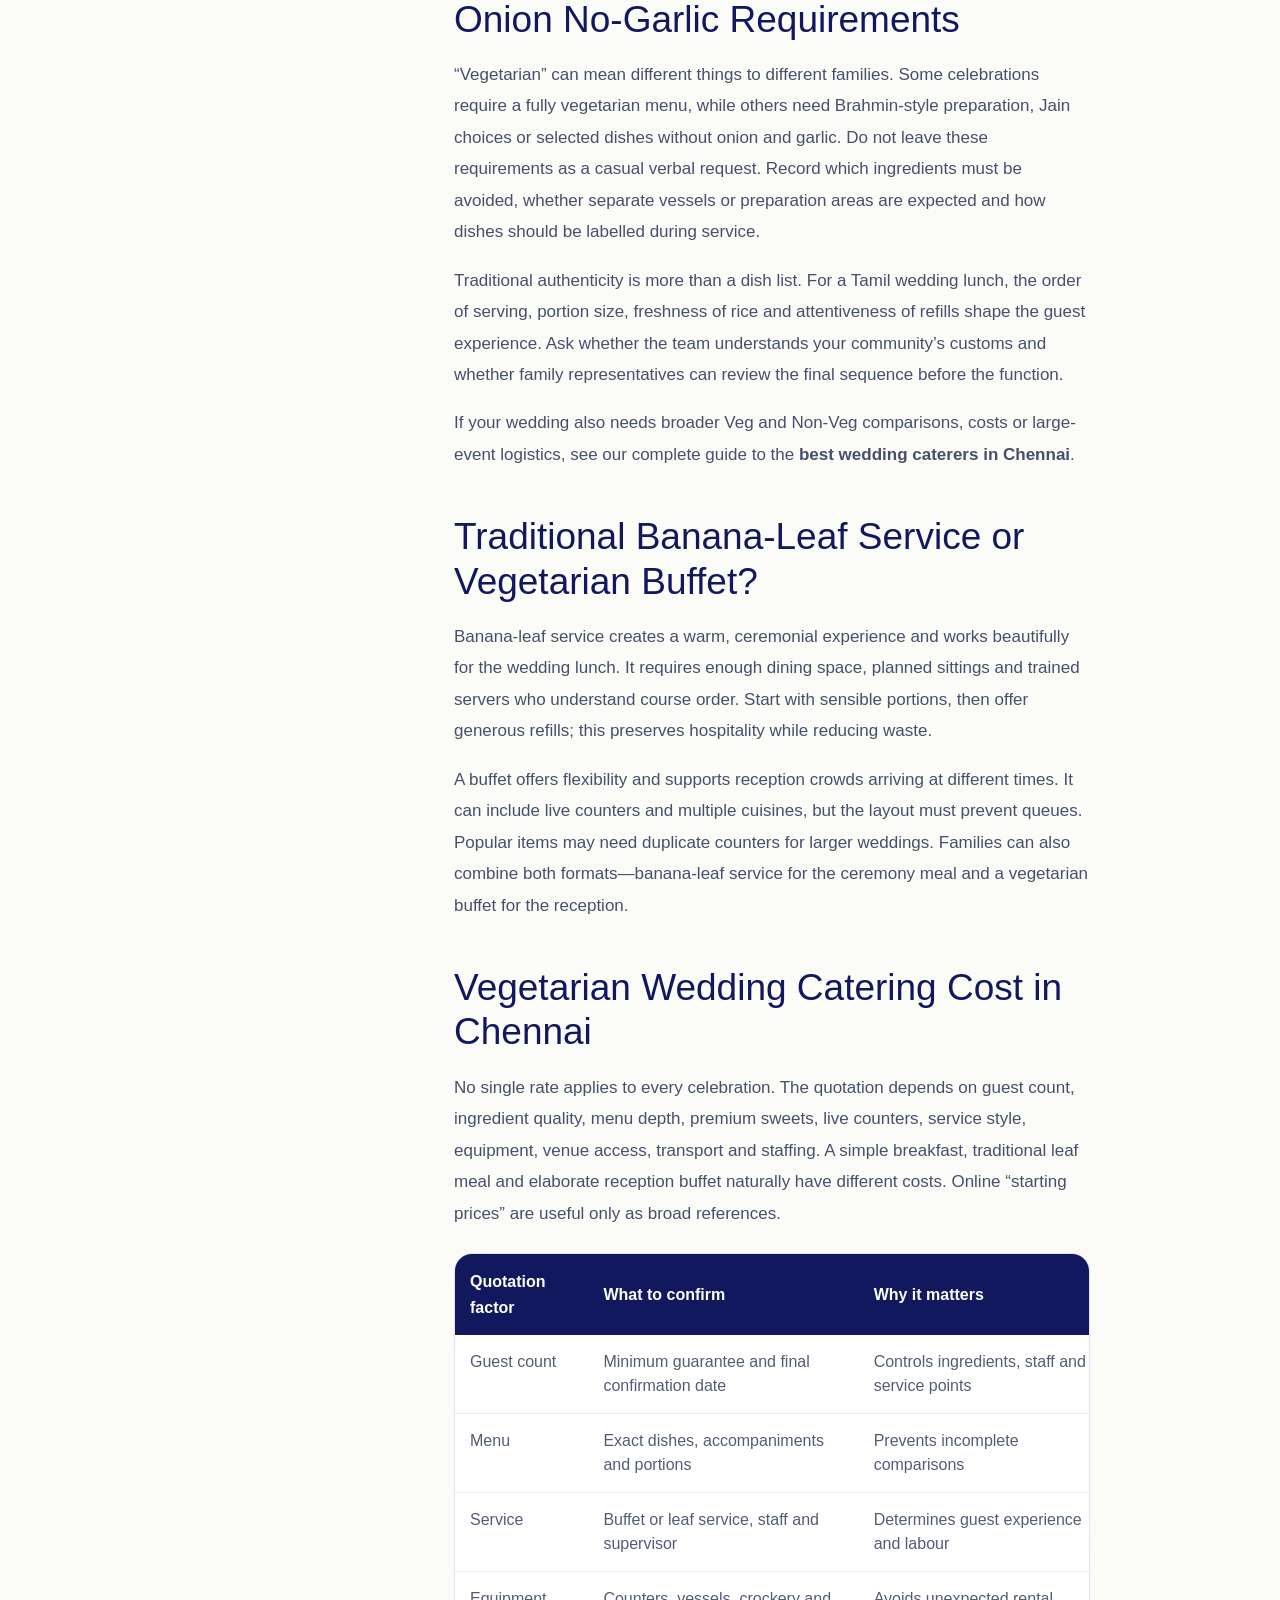
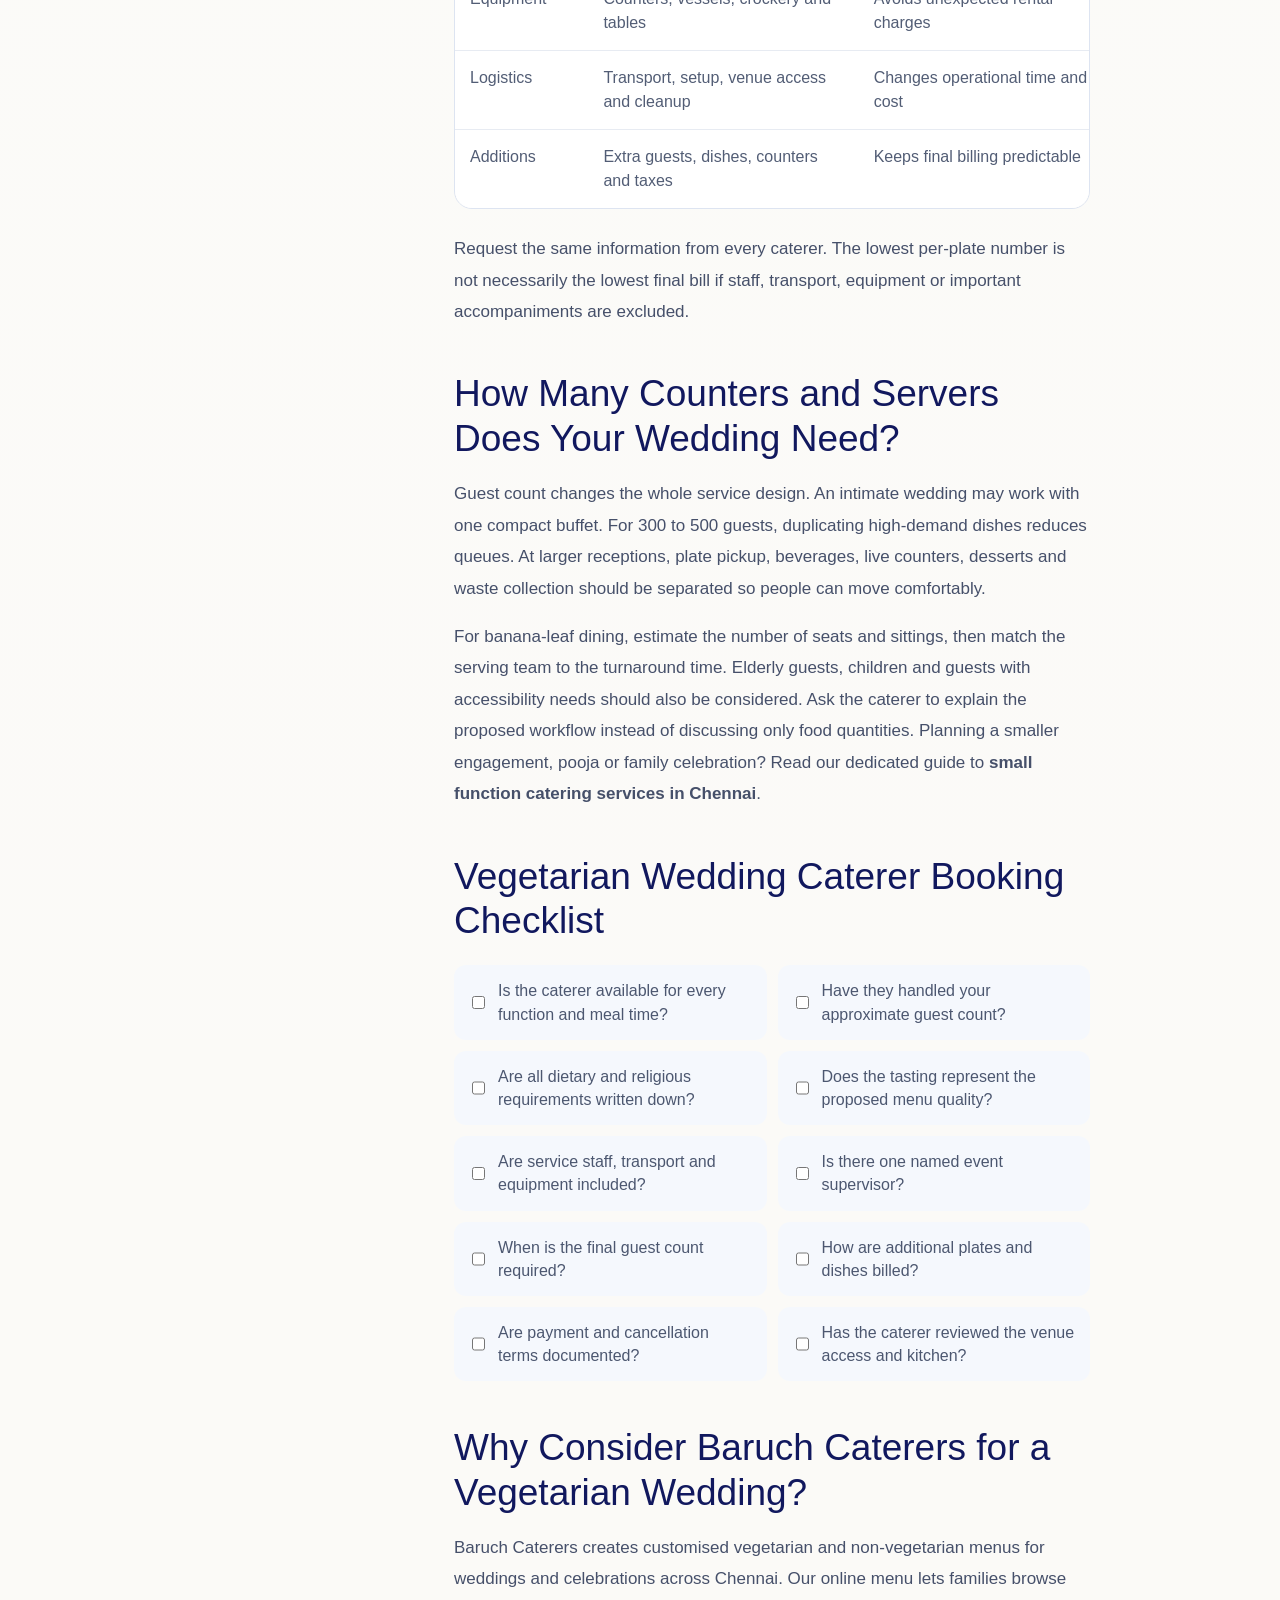
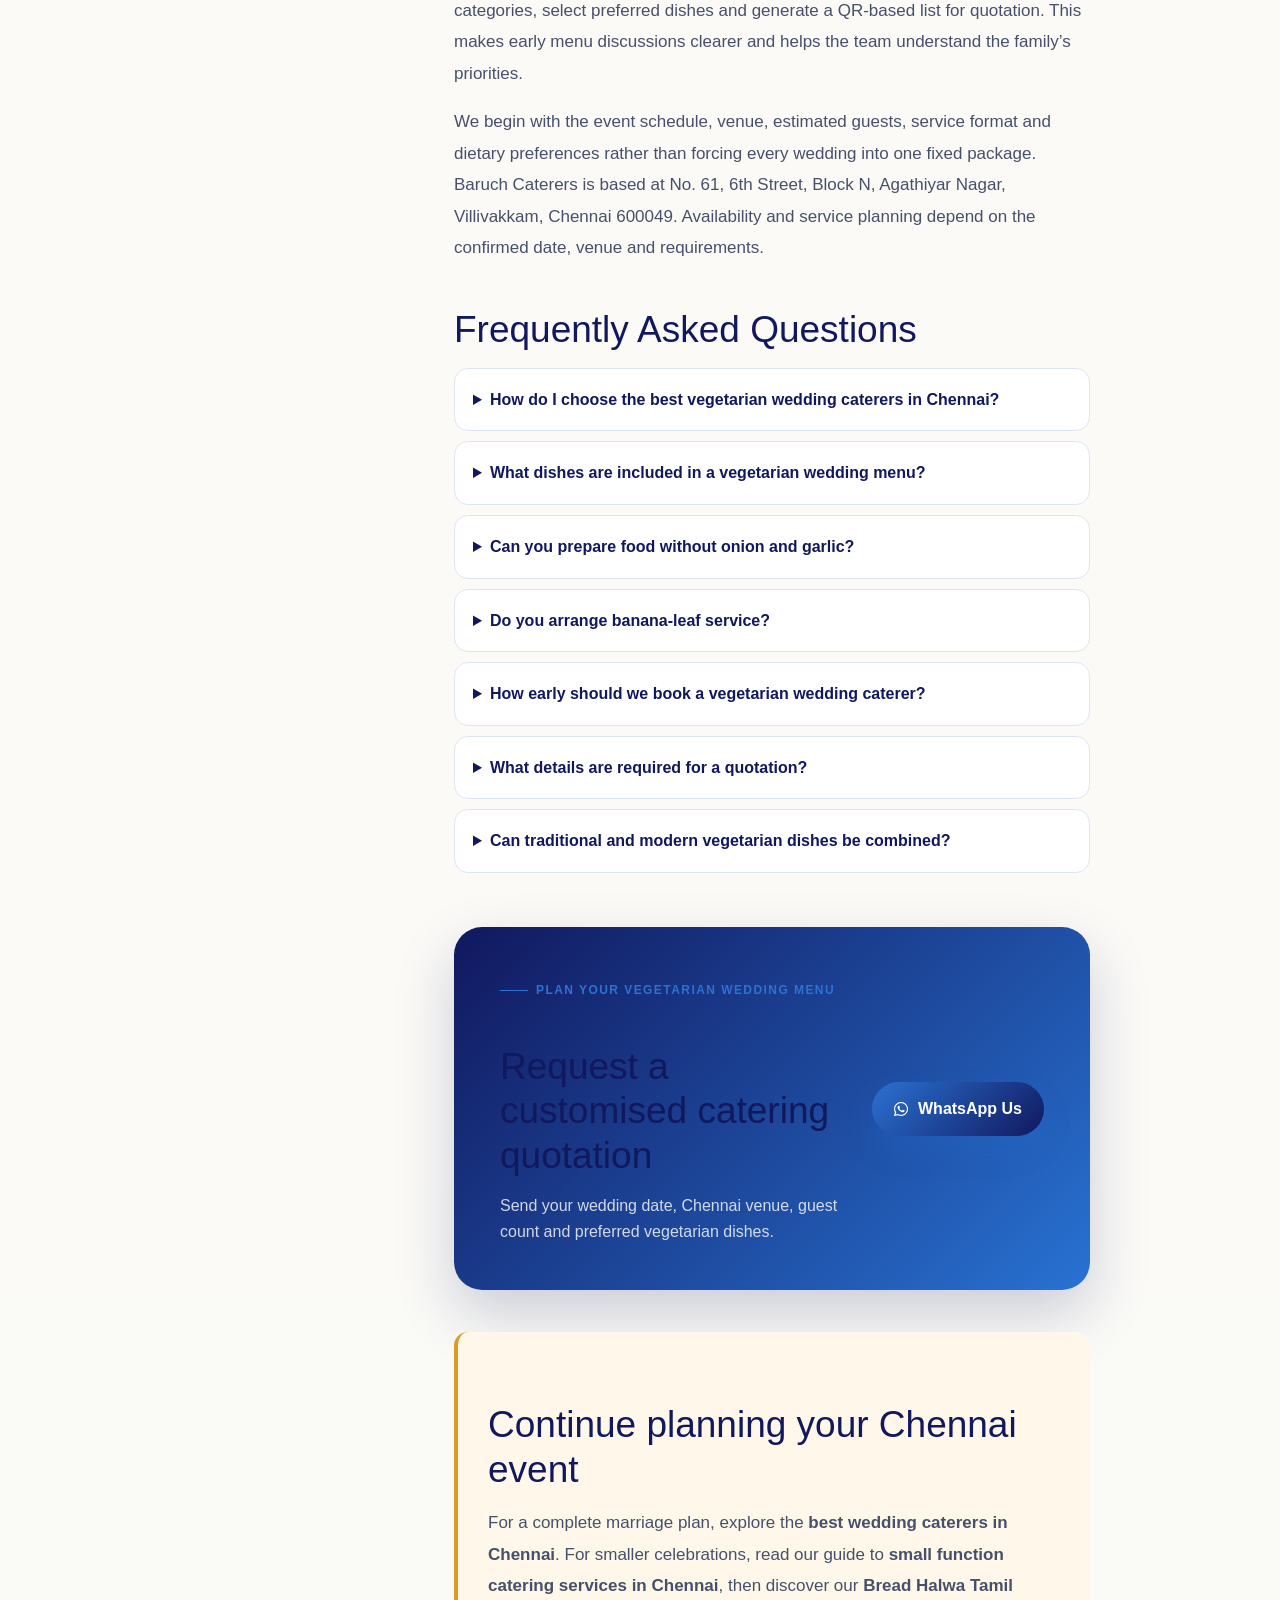
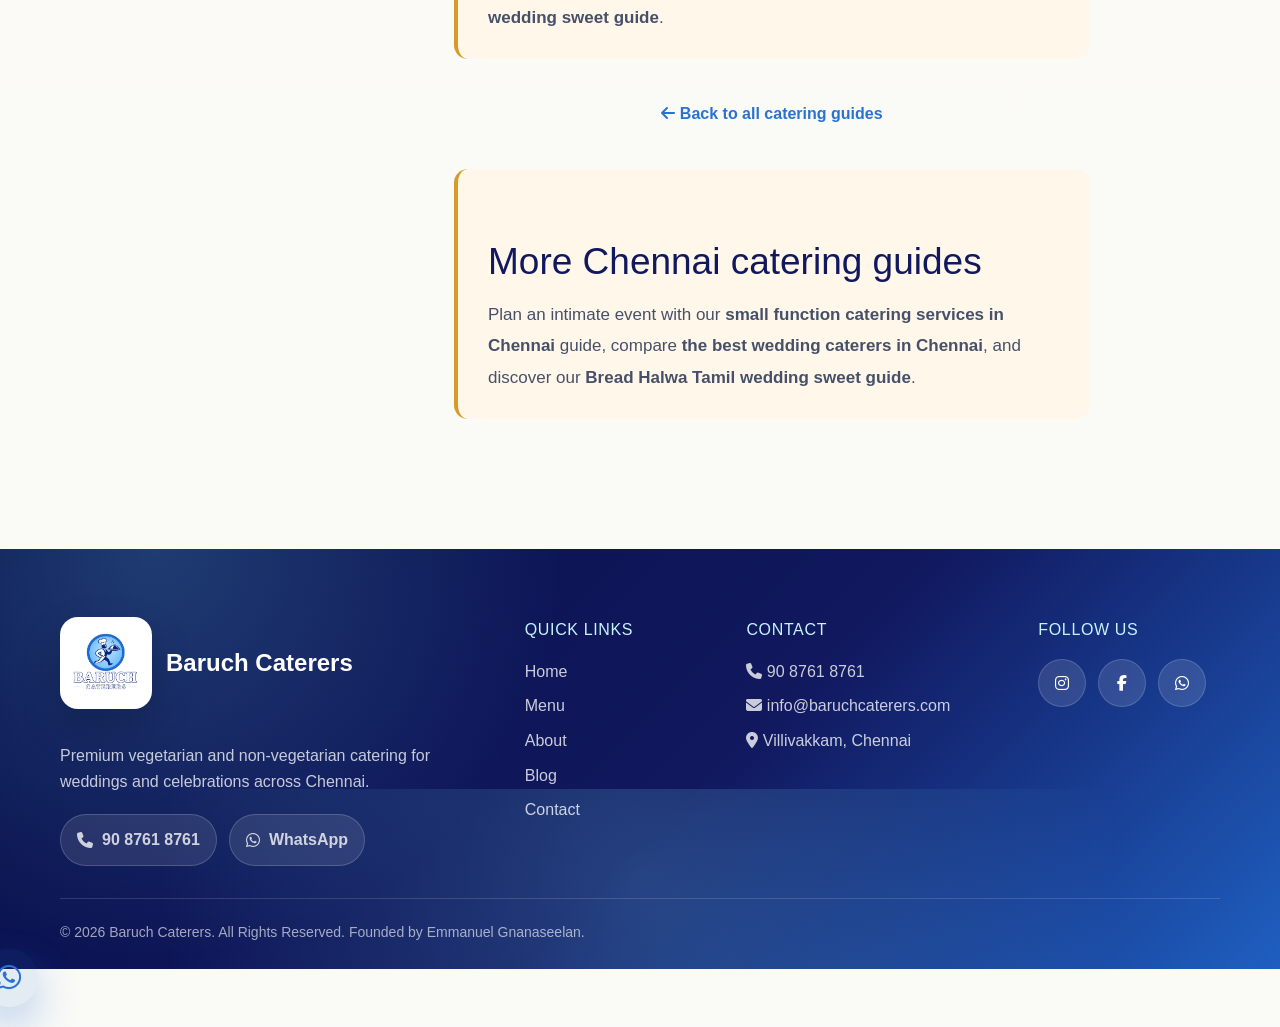
<file: best-vegetarian-wedding-caterers-in-chennai.html>
<!DOCTYPE html>
<html lang="en">
<head>
  <meta charset="UTF-8"><meta name="viewport" content="width=device-width, initial-scale=1.0">
  <title>Best Vegetarian Wedding Caterers in Chennai | 2026 Guide</title>
  <meta name="description" content="Find the best vegetarian wedding caterers in Chennai. Compare menus, traditional service, dietary options, quotations and booking questions in our 2026 guide.">
  <meta name="keywords" content="best vegetarian wedding caterers in Chennai, vegetarian wedding catering Chennai, pure veg wedding caterers Chennai, veg marriage catering Chennai, South Indian wedding catering, vegetarian wedding menu Chennai">
  <link rel="canonical" href="https://www.baruchcaterers.com/best-vegetarian-wedding-caterers-in-chennai.html">
  <meta property="og:title" content="Best Vegetarian Wedding Caterers in Chennai: 2026 Guide"><meta property="og:description" content="A practical guide to traditional and modern vegetarian wedding menus, caterer selection, dietary preferences and quotations in Chennai."><meta property="og:type" content="article"><meta property="og:url" content="https://www.baruchcaterers.com/best-vegetarian-wedding-caterers-in-chennai.html"><meta property="og:image" content="https://www.baruchcaterers.com/assets/images/cuisine/south-indian-breakfast.webp"><meta property="article:published_time" content="2026-08-24"><meta property="article:modified_time" content="2026-08-24">
  <meta name="twitter:card" content="summary_large_image"><meta name="twitter:title" content="Best Vegetarian Wedding Caterers in Chennai"><meta name="twitter:description" content="Menus, traditions, dietary choices and a practical caterer booking checklist for Chennai weddings."><meta name="twitter:image" content="https://www.baruchcaterers.com/assets/images/cuisine/south-indian-breakfast.webp">
  <script type="application/ld+json">{"@context":"https://schema.org","@graph":[{"@type":"Article","headline":"Best Vegetarian Wedding Caterers in Chennai: Menu & Planning Guide","description":"A practical guide to choosing vegetarian wedding caterers and planning traditional and modern vegetarian menus in Chennai.","datePublished":"2026-08-24","dateModified":"2026-08-24","author":{"@type":"Organization","name":"Baruch Caterers","url":"https://www.baruchcaterers.com/"},"publisher":{"@type":"Organization","name":"Baruch Caterers","url":"https://www.baruchcaterers.com/","logo":{"@type":"ImageObject","url":"https://www.baruchcaterers.com/assets/images/baruch-caterers-logo.jpeg"}},"mainEntityOfPage":{"@type":"WebPage","@id":"https://www.baruchcaterers.com/best-vegetarian-wedding-caterers-in-chennai.html"},"image":["https://www.baruchcaterers.com/assets/images/cuisine/south-indian-breakfast.webp","https://www.baruchcaterers.com/assets/images/2.jpg"]},{"@type":"BreadcrumbList","itemListElement":[{"@type":"ListItem","position":1,"name":"Home","item":"https://www.baruchcaterers.com/"},{"@type":"ListItem","position":2,"name":"Blog","item":"https://www.baruchcaterers.com/blog.html"},{"@type":"ListItem","position":3,"name":"Best Vegetarian Wedding Caterers in Chennai","item":"https://www.baruchcaterers.com/best-vegetarian-wedding-caterers-in-chennai.html"}]},{"@type":"FAQPage","mainEntity":[{"@type":"Question","name":"How do I choose the best vegetarian wedding caterers in Chennai?","acceptedAnswer":{"@type":"Answer","text":"Compare relevant wedding experience, menu flexibility, hygiene practices, service planning, guest-count capacity and a written itemised quotation. Arrange a tasting and confirm who will supervise the event."}},{"@type":"Question","name":"What is included in a Chennai vegetarian wedding menu?","acceptedAnswer":{"@type":"Answer","text":"Menus may include South Indian breakfast, a banana-leaf lunch, reception starters, Indian breads, gravies, rice dishes, live counters, sweets, desserts and beverages. The final selection should match the function time and guest profile."}},{"@type":"Question","name":"Can vegetarian wedding menus be prepared without onion and garlic?","acceptedAnswer":{"@type":"Answer","text":"Yes, subject to advance confirmation. Dietary and religious requirements should be documented clearly so ingredients, preparation and service can be planned appropriately."}},{"@type":"Question","name":"Do vegetarian caterers provide banana-leaf service in Chennai?","acceptedAnswer":{"@type":"Answer","text":"Traditional banana-leaf service can be arranged with a suitable menu, trained serving staff, planned dining sittings and a coordinated course sequence."}},{"@type":"Question","name":"How early should a vegetarian wedding caterer be booked?","acceptedAnswer":{"@type":"Answer","text":"Begin discussions several months before the wedding, especially for popular dates. Early booking allows time for tasting, menu customisation, venue coordination and service planning."}},{"@type":"Question","name":"What details are needed for a vegetarian catering quotation?","acceptedAnswer":{"@type":"Answer","text":"Provide the date, venue, function schedule, estimated guests, preferred cuisine, service style, dietary rules, selected dishes and any live-counter or equipment requirements."}},{"@type":"Question","name":"Can we combine traditional and modern vegetarian dishes?","acceptedAnswer":{"@type":"Answer","text":"Yes. A traditional ceremony meal can be paired with a modern reception buffet, provided the combined menu remains balanced and practical for the venue and guest count."}}]}]}</script>
  <link rel="stylesheet" href="https://cdnjs.cloudflare.com/ajax/libs/font-awesome/6.5.2/css/all.min.css"><link rel="stylesheet" href="css/style.css?v=20260826-21">
</head>
<body class="blog-page blog-article-page">
  <a class="skip-link" href="#main">Skip to content</a>
  <header class="site-header" data-header><a class="brand" href="index.html" aria-label="Baruch Caterers home"><img class="brand-logo" src="assets/images/baruch-caterers-logo.jpeg" alt="Baruch Caterers logo"></a><button class="nav-toggle" type="button" aria-label="Open menu" aria-expanded="false" data-nav-toggle><span></span><span></span><span></span></button><nav class="site-nav" data-nav><a href="index.html">Home</a><a href="menu.html">Menu</a><a href="about.html">About</a><a href="blog.html" class="active">Blog</a><a href="contact.html">Contact</a><a class="nav-cta" href="tel:+919087618761"><i class="fa-solid fa-phone"></i> 90 8761 8761</a></nav></header>
  <main id="main">
    <section class="blog-hero"><div class="container blog-hero-inner reveal"><nav class="article-breadcrumb" aria-label="Breadcrumb"><a href="index.html">Home</a><span>/</span><a href="blog.html">Blog</a><span>/</span><span>Vegetarian Wedding Caterers</span></nav><span class="eyebrow">Vegetarian Wedding Planning Guide · 2026</span><h1>Best Vegetarian Wedding Caterers in Chennai: Menu & Planning Guide</h1><p>How to compare vegetarian caterers, create a balanced wedding menu and organise traditional or contemporary service with confidence.</p><div class="blog-meta"><span><i class="fa-regular fa-calendar"></i> Published August 24, 2026</span><span><i class="fa-regular fa-clock"></i> 11-minute read</span><span><i class="fa-solid fa-location-dot"></i> Chennai</span></div></div></section>
    <article class="blog-article container">
      <div class="article-layout"><aside class="article-toc"><strong>In this guide</strong><a href="#quick-answer">Quick answer</a><a href="#qualities">What to compare</a><a href="#menus">Sample menus</a><a href="#traditions">Dietary traditions</a><a href="#cost">Cost and quotation</a><a href="#checklist">Booking checklist</a><a href="#faq">FAQs</a></aside><div class="article-content">
        <section id="quick-answer"><p class="blog-intro">The <strong>best vegetarian wedding caterers in Chennai</strong> combine excellent flavour with dependable event execution. Look for a team that understands South Indian wedding traditions, can customise each meal, follows hygienic preparation practices and provides enough trained staff for your guest count. A strong caterer should also explain the quotation clearly, plan the venue workflow and document dietary requirements before the wedding day.</p><div class="quick-answer-box"><i class="fa-solid fa-leaf"></i><div><strong>Start with six details</strong><p>Share your date, venue, function schedule, guest count, preferred menu and dietary rules. These details produce a more accurate plan than asking only for a price per plate.</p></div></div></section>

        <section id="qualities"><h2>How to Find the Best Vegetarian Wedding Caterers in Chennai</h2><p>Search results can give you names, but the right choice depends on your celebration. Ask each shortlisted caterer about weddings of a similar size, the number of meals involved and the venue conditions they have handled. A 150-person engagement at home requires a different operating plan from a 1,000-person reception at a marriage hall.</p><p>Evaluate food and service together. During a tasting, review freshness, seasoning, portion size and presentation, but also discuss how the dishes will be produced consistently for hundreds of guests. Confirm the number of cooks, servers and supervisors, how hot food will be replenished and how dining areas will be cleared between sittings.</p><ul class="article-check-list"><li><strong>Relevant experience:</strong> vegetarian weddings matching your scale and service format.</li><li><strong>Menu knowledge:</strong> traditional Tamil dishes, reception buffets and seasonal choices.</li><li><strong>Customisation:</strong> clear support for family recipes and dietary preferences.</li><li><strong>Hygiene:</strong> ingredient handling, clean equipment and safe serving temperatures.</li><li><strong>Accountability:</strong> a named event supervisor and documented responsibilities.</li><li><strong>Transparent quotation:</strong> food, staffing, transport, equipment and additions listed separately.</li></ul></section>

        <figure class="article-image-wide"><img src="assets/images/2.jpg" alt="Elegant vegetarian wedding buffet arranged by caterers in Chennai" loading="lazy"><figcaption>A successful vegetarian buffet balances flavour, colour, easy guest movement and timely replenishment.</figcaption></figure>

        <section><h2>Vegetarian Wedding Catering in Chennai for Every Function</h2><p>Chennai weddings may include an engagement, nalangu, reception, early-morning muhurtham, wedding lunch and post-wedding gathering. Repeating one large menu at every function makes the celebration feel heavy. Instead, give each meal its own purpose: quick and comforting tiffin in the morning, an authentic banana-leaf feast after the ceremony and a colourful multi-cuisine buffet for the reception.</p><p>Professional <strong>vegetarian wedding catering in Chennai</strong> also accounts for venue logistics. Check whether cooking is permitted onsite, when the kitchen becomes available, where equipment can be unloaded and how far the dining area is from the preparation space. Reliable timing matters especially for idly, dosa, vadai, poori and other dishes that are best served immediately.</p></section>

        <section id="menus"><h2>Vegetarian Wedding Menu Ideas for Chennai Celebrations</h2><p>A good menu has contrast without unnecessary repetition. Balance soft and crisp textures, mild and spicy dishes, familiar favourites and one or two memorable specialties. Consider the season and time of day: cooling drinks and lighter gravies suit warm afternoons, while live counters and richer dishes work well at evening receptions.</p><div class="sample-menu-grid"><article><span>Wedding Morning</span><h3>Traditional Vegetarian Breakfast</h3><ul><li>Idly with sambar and chutneys</li><li>Ven pongal and medhu vadai</li><li>Poori with potato masala</li><li>Kesari or pineapple kesari</li><li>Seasonal fruit</li><li>Filter coffee and tea</li></ul></article><article><span>Muhurtham</span><h3>Banana-Leaf Wedding Lunch</h3><ul><li>Sweet, vadai and appalam</li><li>Poriyal, kootu and pachadi</li><li>Rice, paruppu and ghee</li><li>Sambar, more kuzhambu and rasam</li><li>Curd rice, pickle and banana</li><li>Payasam or traditional dessert</li></ul></article><article><span>Reception</span><h3>Modern Vegetarian Buffet</h3><ul><li>Welcome drink and two starters</li><li>Paneer gravy and vegetable curry</li><li>Indian breads and veg biryani</li><li>Raita, salad and accompaniments</li><li>Live dosa, chaat or pasta station</li><li>Indian sweet and ice cream</li></ul></article><article><span>Premium Evening</span><h3>Multi-Cuisine Veg Menu</h3><ul><li>Mocktail and plated appetisers</li><li>South Indian signature counter</li><li>North Indian mains and breads</li><li>Rice, noodles or regional specialty</li><li>Fresh dessert or live sweet counter</li><li>Tea, coffee and drinking water</li></ul></article></div><p>These are planning examples rather than fixed packages. Browse the <a href="menu.html"><strong>Baruch Caterers vegetarian menu</strong></a> and shortlist dishes that suit your functions, guests and budget.</p></section>

        <figure class="article-image-split"><img src="assets/images/cuisine/south-indian-breakfast.webp" alt="South Indian vegetarian breakfast for a Chennai wedding" loading="lazy"><img src="assets/images/cuisine/rice-biryani.webp" alt="Vegetarian biryani for a Chennai wedding reception menu" loading="lazy"><figcaption>Match each menu to the function: fresh tiffin for morning rituals and a varied buffet for the reception.</figcaption></figure>

        <section id="traditions"><h2>Pure Veg, Brahmin, Jain and No-Onion No-Garlic Requirements</h2><p>“Vegetarian” can mean different things to different families. Some celebrations require a fully vegetarian menu, while others need Brahmin-style preparation, Jain choices or selected dishes without onion and garlic. Do not leave these requirements as a casual verbal request. Record which ingredients must be avoided, whether separate vessels or preparation areas are expected and how dishes should be labelled during service.</p><p>Traditional authenticity is more than a dish list. For a Tamil wedding lunch, the order of serving, portion size, freshness of rice and attentiveness of refills shape the guest experience. Ask whether the team understands your community’s customs and whether family representatives can review the final sequence before the function.</p><p>If your wedding also needs broader Veg and Non-Veg comparisons, costs or large-event logistics, see our complete guide to the <a href="best-wedding-caterers-in-chennai.html"><strong>best wedding caterers in Chennai</strong></a>.</p></section>

        <section><h2>Traditional Banana-Leaf Service or Vegetarian Buffet?</h2><p>Banana-leaf service creates a warm, ceremonial experience and works beautifully for the wedding lunch. It requires enough dining space, planned sittings and trained servers who understand course order. Start with sensible portions, then offer generous refills; this preserves hospitality while reducing waste.</p><p>A buffet offers flexibility and supports reception crowds arriving at different times. It can include live counters and multiple cuisines, but the layout must prevent queues. Popular items may need duplicate counters for larger weddings. Families can also combine both formats—banana-leaf service for the ceremony meal and a vegetarian buffet for the reception.</p></section>

        <section id="cost"><h2>Vegetarian Wedding Catering Cost in Chennai</h2><p>No single rate applies to every celebration. The quotation depends on guest count, ingredient quality, menu depth, premium sweets, live counters, service style, equipment, venue access, transport and staffing. A simple breakfast, traditional leaf meal and elaborate reception buffet naturally have different costs. Online “starting prices” are useful only as broad references.</p><div class="article-table-wrap"><table class="article-table"><thead><tr><th>Quotation factor</th><th>What to confirm</th><th>Why it matters</th></tr></thead><tbody><tr><td>Guest count</td><td>Minimum guarantee and final confirmation date</td><td>Controls ingredients, staff and service points</td></tr><tr><td>Menu</td><td>Exact dishes, accompaniments and portions</td><td>Prevents incomplete comparisons</td></tr><tr><td>Service</td><td>Buffet or leaf service, staff and supervisor</td><td>Determines guest experience and labour</td></tr><tr><td>Equipment</td><td>Counters, vessels, crockery and tables</td><td>Avoids unexpected rental charges</td></tr><tr><td>Logistics</td><td>Transport, setup, venue access and cleanup</td><td>Changes operational time and cost</td></tr><tr><td>Additions</td><td>Extra guests, dishes, counters and taxes</td><td>Keeps final billing predictable</td></tr></tbody></table></div><p>Request the same information from every caterer. The lowest per-plate number is not necessarily the lowest final bill if staff, transport, equipment or important accompaniments are excluded.</p></section>

        <section><h2>How Many Counters and Servers Does Your Wedding Need?</h2><p>Guest count changes the whole service design. An intimate wedding may work with one compact buffet. For 300 to 500 guests, duplicating high-demand dishes reduces queues. At larger receptions, plate pickup, beverages, live counters, desserts and waste collection should be separated so people can move comfortably.</p><p>For banana-leaf dining, estimate the number of seats and sittings, then match the serving team to the turnaround time. Elderly guests, children and guests with accessibility needs should also be considered. Ask the caterer to explain the proposed workflow instead of discussing only food quantities. Planning a smaller engagement, pooja or family celebration? Read our dedicated guide to <a href="small-function-catering-services-in-chennai.html"><strong>small function catering services in Chennai</strong></a>.</p></section>

        <section id="checklist"><h2>Vegetarian Wedding Caterer Booking Checklist</h2><div class="booking-checklist"><label><input type="checkbox"> Is the caterer available for every function and meal time?</label><label><input type="checkbox"> Have they handled your approximate guest count?</label><label><input type="checkbox"> Are all dietary and religious requirements written down?</label><label><input type="checkbox"> Does the tasting represent the proposed menu quality?</label><label><input type="checkbox"> Are service staff, transport and equipment included?</label><label><input type="checkbox"> Is there one named event supervisor?</label><label><input type="checkbox"> When is the final guest count required?</label><label><input type="checkbox"> How are additional plates and dishes billed?</label><label><input type="checkbox"> Are payment and cancellation terms documented?</label><label><input type="checkbox"> Has the caterer reviewed the venue access and kitchen?</label></div></section>

        <section><h2>Why Consider Baruch Caterers for a Vegetarian Wedding?</h2><p>Baruch Caterers creates customised vegetarian and non-vegetarian menus for weddings and celebrations across Chennai. Our online menu lets families browse categories, select preferred dishes and generate a QR-based list for quotation. This makes early menu discussions clearer and helps the team understand the family’s priorities.</p><p>We begin with the event schedule, venue, estimated guests, service format and dietary preferences rather than forcing every wedding into one fixed package. Baruch Caterers is based at No. 61, 6th Street, Block N, Agathiyar Nagar, Villivakkam, Chennai 600049. Availability and service planning depend on the confirmed date, venue and requirements.</p></section>

        <section id="faq" class="article-faq"><h2>Frequently Asked Questions</h2><details><summary>How do I choose the best vegetarian wedding caterers in Chennai?</summary><p>Compare relevant wedding experience, menu flexibility, hygiene, service planning, guest capacity and a written itemised quotation. Arrange a tasting and identify the event supervisor.</p></details><details><summary>What dishes are included in a vegetarian wedding menu?</summary><p>The selection may include South Indian breakfast, a banana-leaf lunch, reception starters, breads, gravies, rice, live counters, sweets, desserts and beverages. Customise it for the function time and guests.</p></details><details><summary>Can you prepare food without onion and garlic?</summary><p>Dietary preferences can be discussed during menu planning. Confirm all excluded ingredients and preparation expectations in writing before finalisation.</p></details><details><summary>Do you arrange banana-leaf service?</summary><p>Traditional banana-leaf service can be planned according to the menu, guest count, venue, dining sittings and serving-team requirements.</p></details><details><summary>How early should we book a vegetarian wedding caterer?</summary><p>Begin discussions several months ahead, especially for popular dates, so there is time for tasting, menu decisions and venue coordination.</p></details><details><summary>What details are required for a quotation?</summary><p>Share the date, venue, schedule, estimated guests, cuisine preferences, dietary rules, service style and selected dishes.</p></details><details><summary>Can traditional and modern vegetarian dishes be combined?</summary><p>Yes. A traditional ceremony meal can be paired with a contemporary reception buffet when the menu is balanced and operationally practical.</p></details></section>

        <aside class="blog-cta"><div><span class="eyebrow">Plan Your Vegetarian Wedding Menu</span><h2>Request a customised catering quotation</h2><p>Send your wedding date, Chennai venue, guest count and preferred vegetarian dishes.</p></div><a class="btn btn-primary" href="https://wa.me/919087618761?text=Hi%20Baruch%20Caterers,%20I%20would%20like%20a%20vegetarian%20wedding%20catering%20quotation." target="_blank" rel="noopener"><i class="fa-brands fa-whatsapp"></i> WhatsApp Us</a></aside>
        <section class="related-articles"><h2>Continue planning your Chennai event</h2><p>For a complete marriage plan, explore the <a href="best-wedding-caterers-in-chennai.html"><strong>best wedding caterers in Chennai</strong></a>. For smaller celebrations, read our guide to <a href="small-function-catering-services-in-chennai.html"><strong>small function catering services in Chennai</strong></a>, then discover our <a href="bread-halwa-tamil-wedding-sweet.html"><strong>Bread Halwa Tamil wedding sweet guide</strong></a>.</p></section><div class="article-back"><a href="blog.html"><i class="fa-solid fa-arrow-left"></i> Back to all catering guides</a></div>
      </div></div>
    </article>
  </main>
  <footer class="site-footer"><div class="container footer-grid premium-footer-grid"><div class="footer-brand-block"><a class="footer-logo-brand" href="index.html"><img src="assets/images/baruch-caterers-logo.jpeg" alt="Baruch Caterers logo"><span>Baruch <strong>Caterers</strong></span></a><p>Premium vegetarian and non-vegetarian catering for weddings and celebrations across Chennai.</p><div class="footer-contact-pills"><a href="tel:+919087618761"><i class="fa-solid fa-phone"></i> 90 8761 8761</a><a href="https://wa.me/919087618761" target="_blank" rel="noopener"><i class="fa-brands fa-whatsapp"></i> WhatsApp</a></div></div><div><h3>Quick Links</h3><a href="index.html">Home</a><a href="menu.html">Menu</a><a href="about.html">About</a><a href="blog.html">Blog</a><a href="contact.html">Contact</a></div><div><h3>Contact</h3><a href="tel:+919087618761"><i class="fa-solid fa-phone"></i> 90 8761 8761</a><a href="mailto:info@baruchcaterers.com"><i class="fa-solid fa-envelope"></i> info@baruchcaterers.com</a><a href="https://www.google.com/maps?q=NO+61,+6th+Street,+Block+N,+Agathiyar+Nagar,+Villivakkam,+Chennai,+Tamil+Nadu+600049" target="_blank" rel="noopener"><i class="fa-solid fa-location-dot"></i> Villivakkam, Chennai</a></div><div><h3>Follow Us</h3><div class="social-links"><a href="https://www.instagram.com/baruch_caterers/" target="_blank" rel="noopener" aria-label="Instagram"><i class="fa-brands fa-instagram"></i></a><a href="https://www.facebook.com/profile.php?id=61591436165904" target="_blank" rel="noopener" aria-label="Facebook"><i class="fa-brands fa-facebook-f"></i></a><a href="https://wa.me/919087618761" target="_blank" rel="noopener" aria-label="WhatsApp"><i class="fa-brands fa-whatsapp"></i></a></div></div></div><div class="footer-bottom">&copy; 2026 Baruch Caterers. All Rights Reserved. Founded by Emmanuel Gnanaseelan.</div></footer>
  <a class="whatsapp-float" href="https://wa.me/919087618761" target="_blank" rel="noopener" aria-label="Chat on WhatsApp"><i class="fa-brands fa-whatsapp"></i></a><script src="js/vendor/gsap.min.js"></script><script src="js/vendor/ScrollTrigger.min.js"></script><script src="js/script.js?v=20260821-19"></script>
</body>
<script>document.querySelectorAll('link[href*="css/style.css"]').forEach(function(l){l.href='css/style.css?v=20260827-22'});</script><script>(function(){var c=document.querySelector('.article-content');if(c&&!c.querySelector('[data-related-bread]')){var s=document.createElement('section');s.className='related-articles';s.setAttribute('data-related-bread','');s.innerHTML='<h2>More Chennai catering guides</h2><p>Plan an intimate event with our <a href="small-function-catering-services-in-chennai.html"><strong>small function catering services in Chennai</strong></a> guide, compare <a href="best-wedding-caterers-in-chennai.html"><strong>the best wedding caterers in Chennai</strong></a>, and discover our <a href="bread-halwa-tamil-wedding-sweet.html"><strong>Bread Halwa Tamil wedding sweet guide</strong></a>.</p>';c.appendChild(s);}})();</script>
</html>
</file>
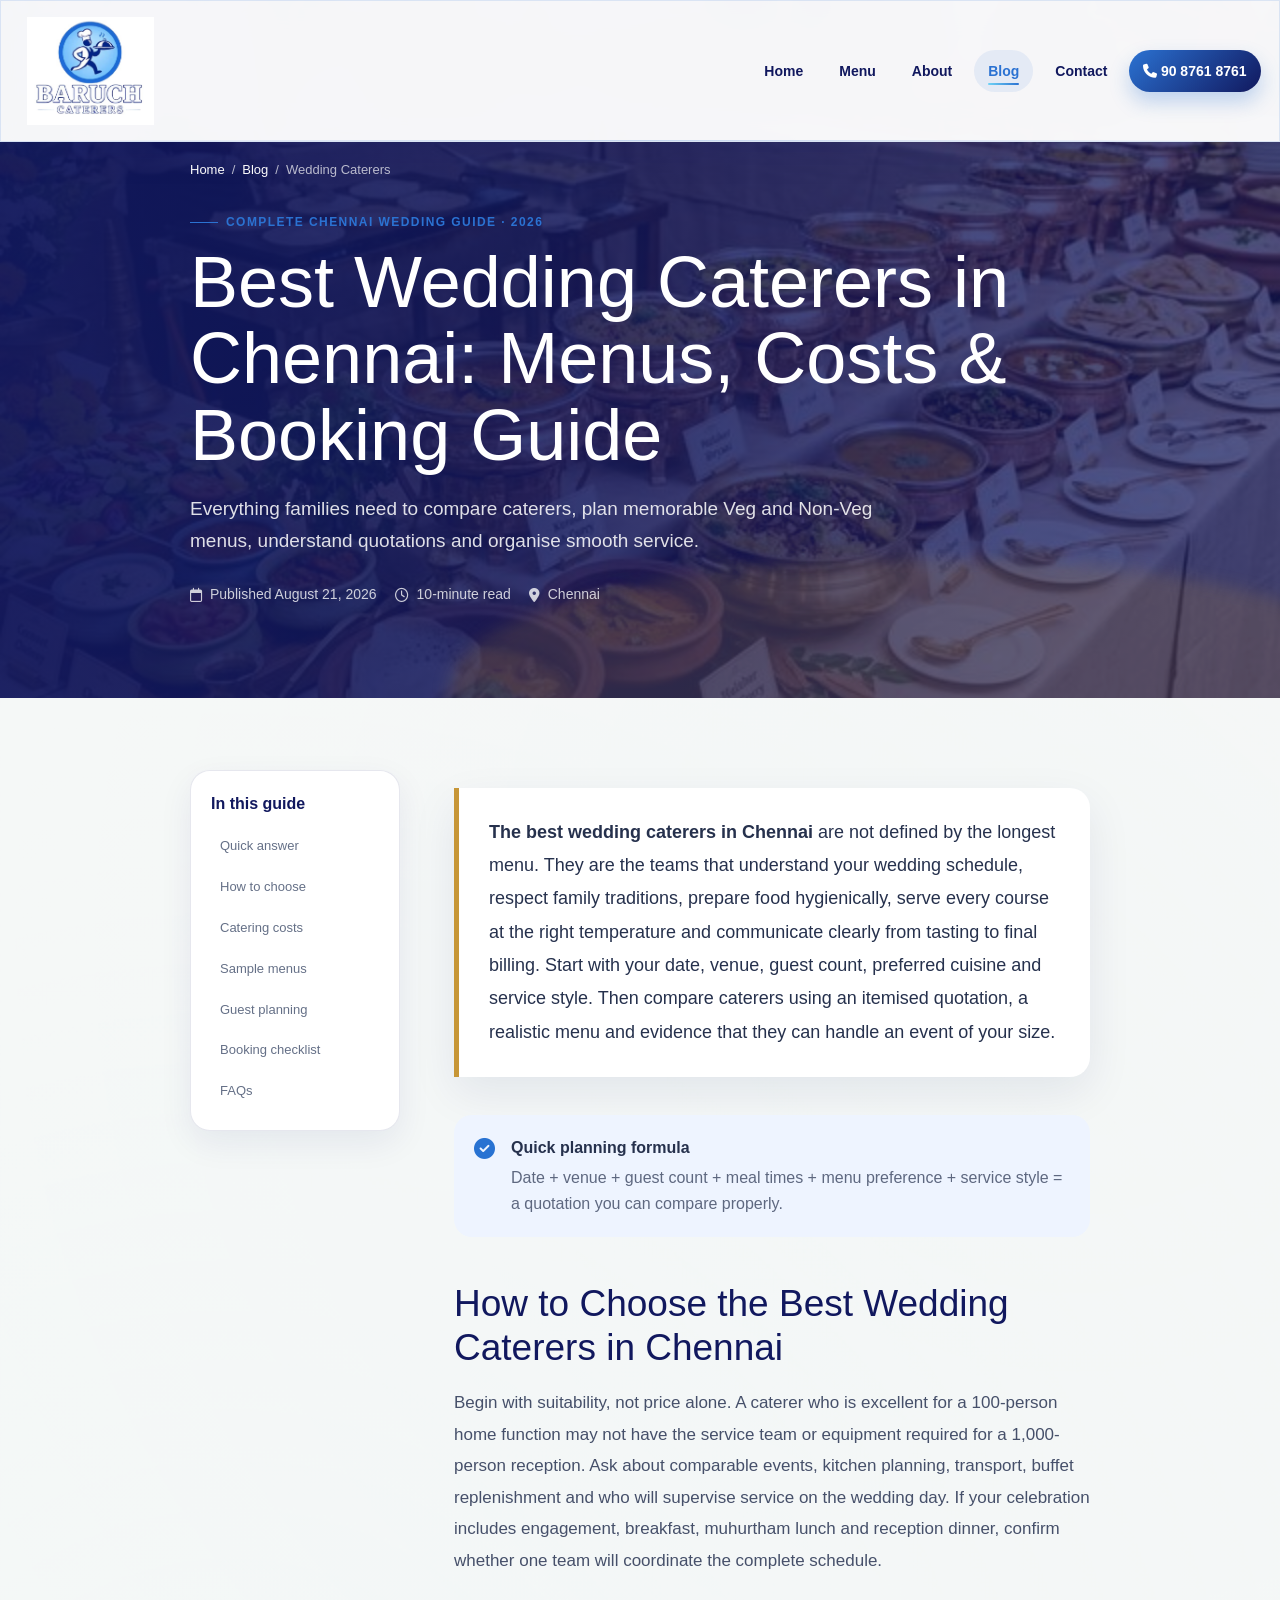
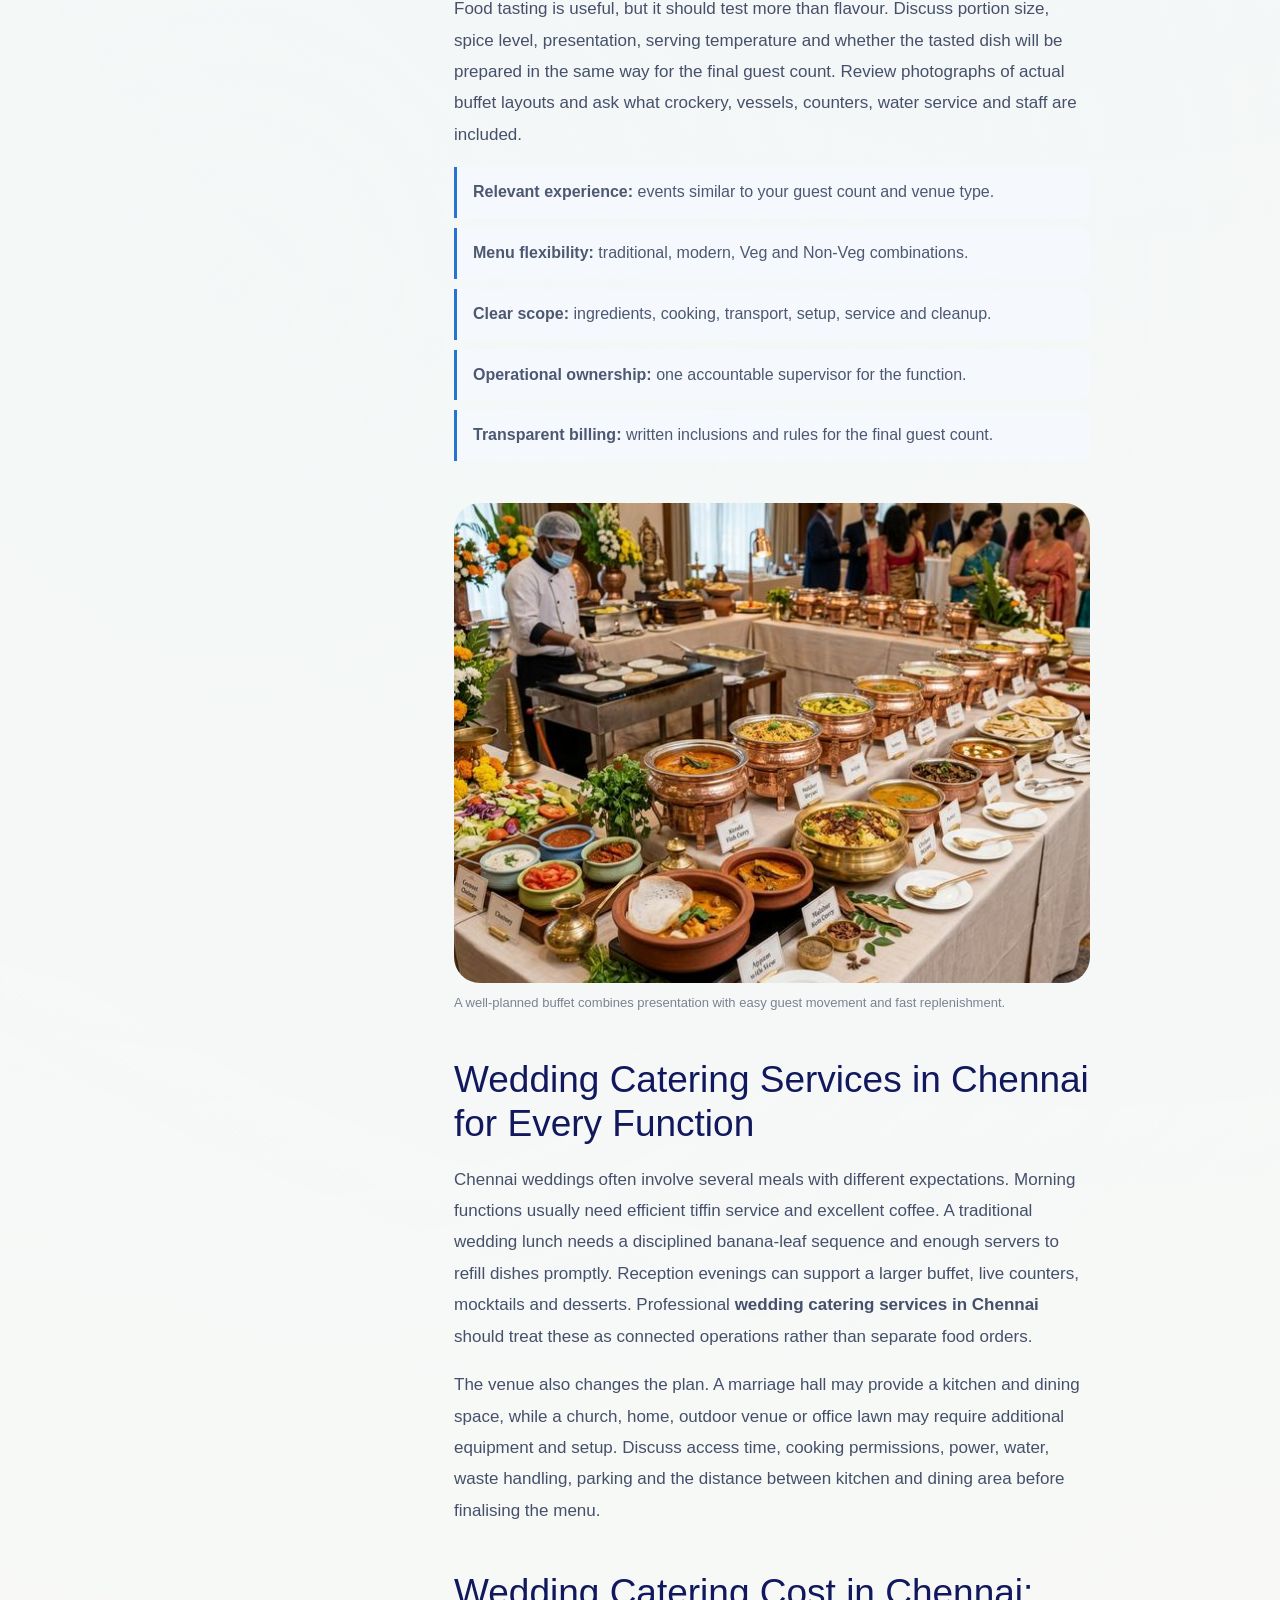
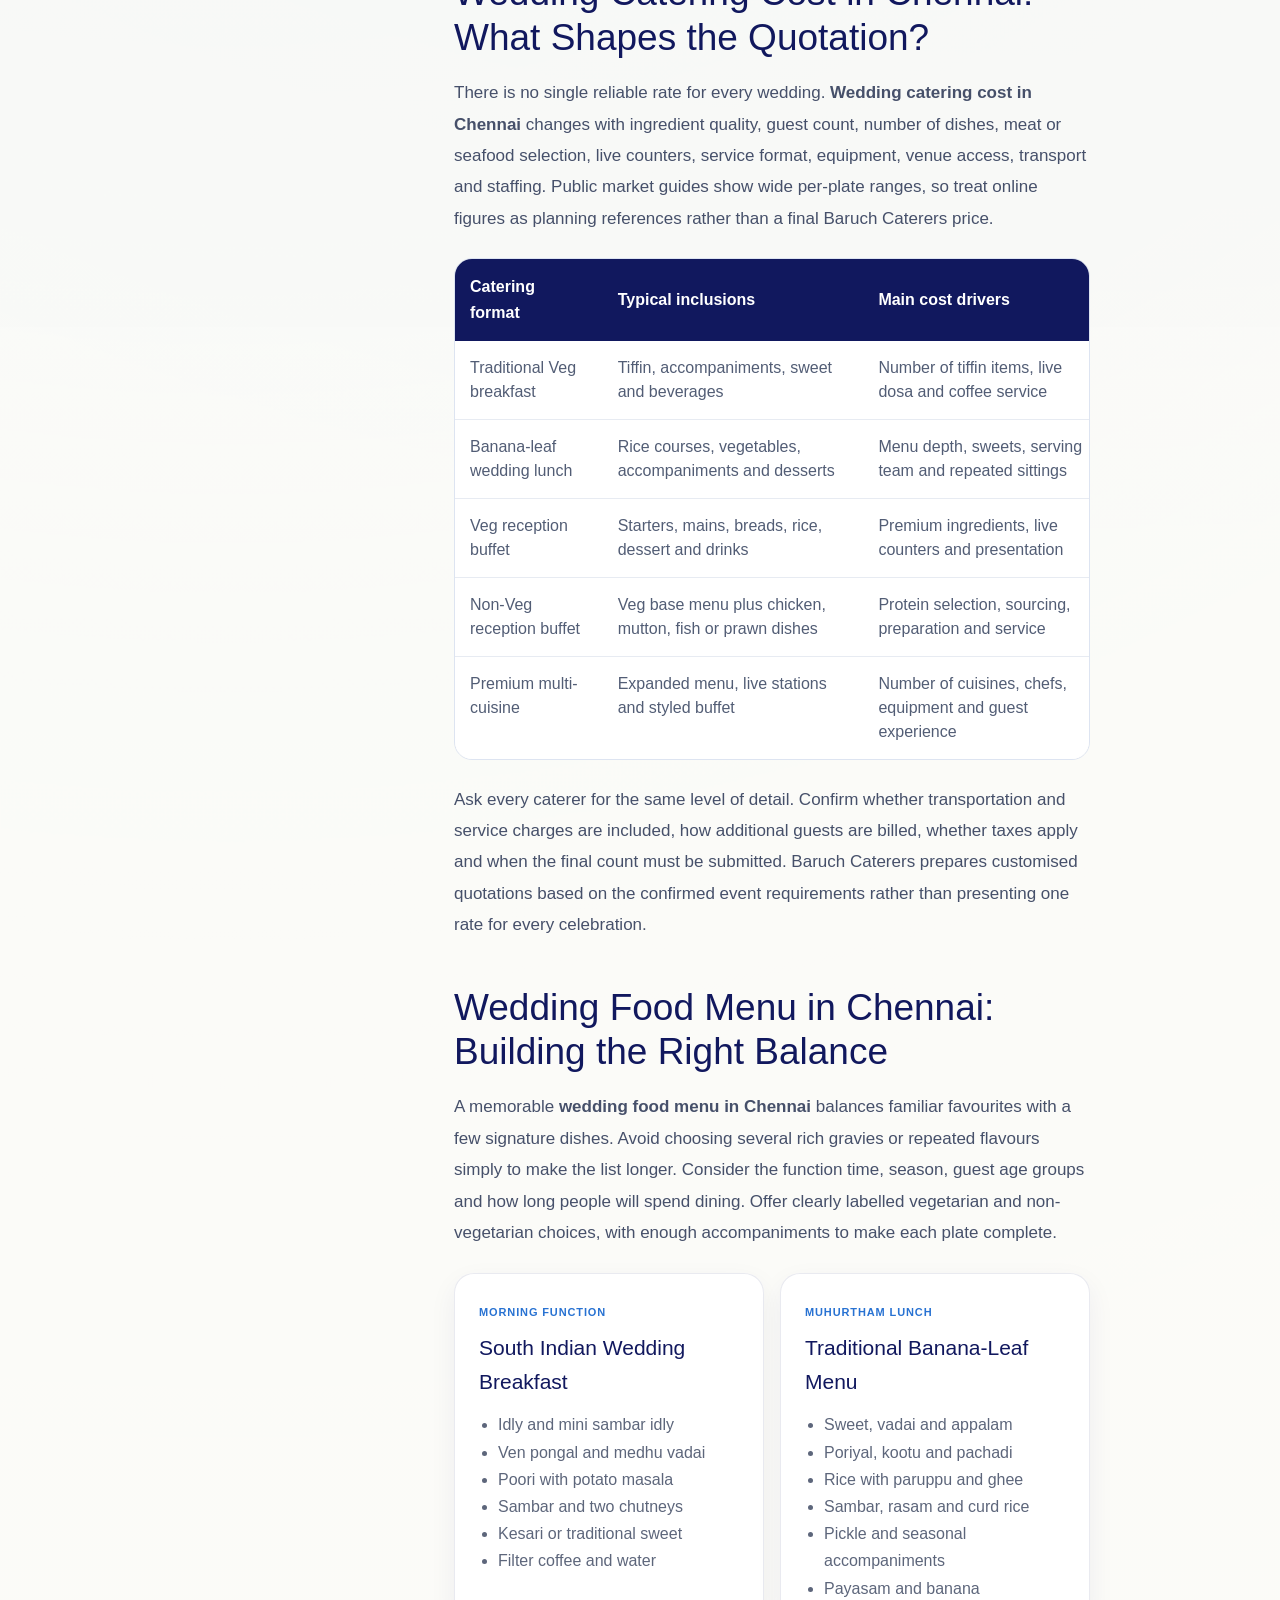
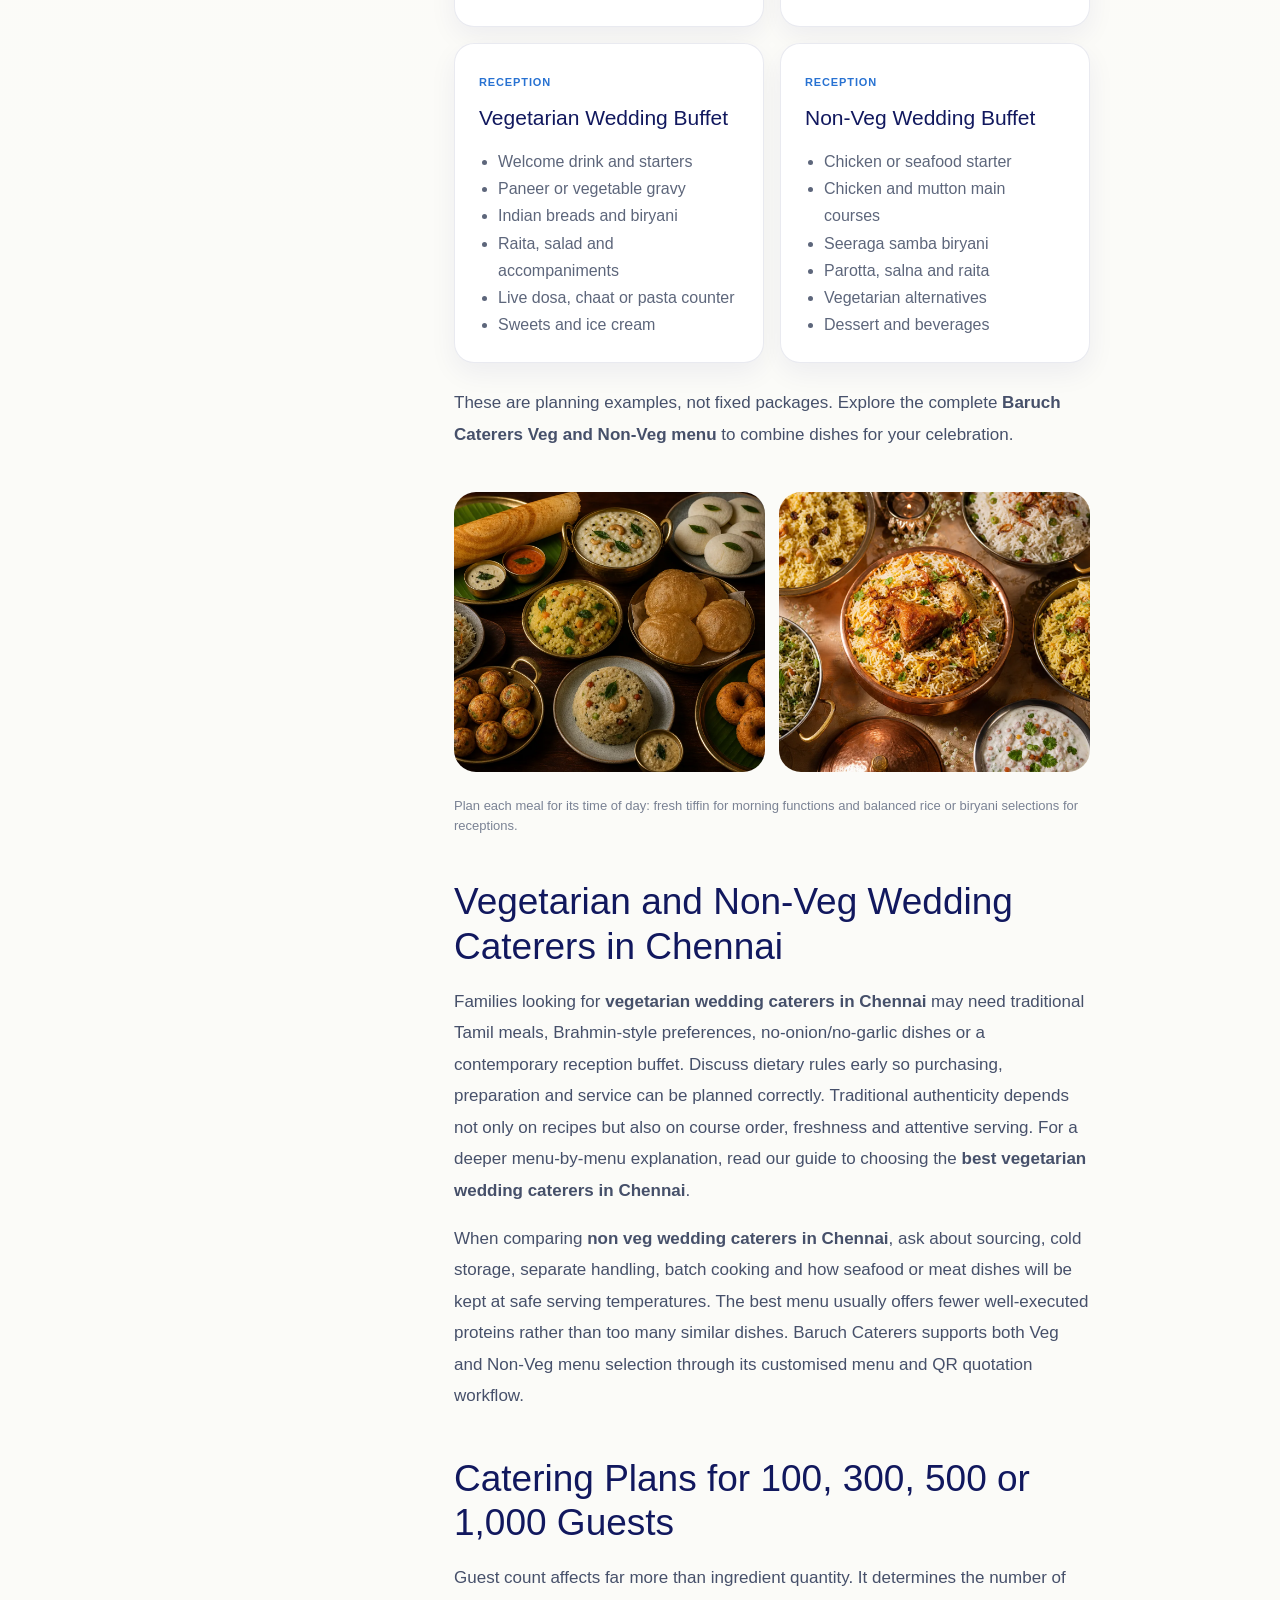
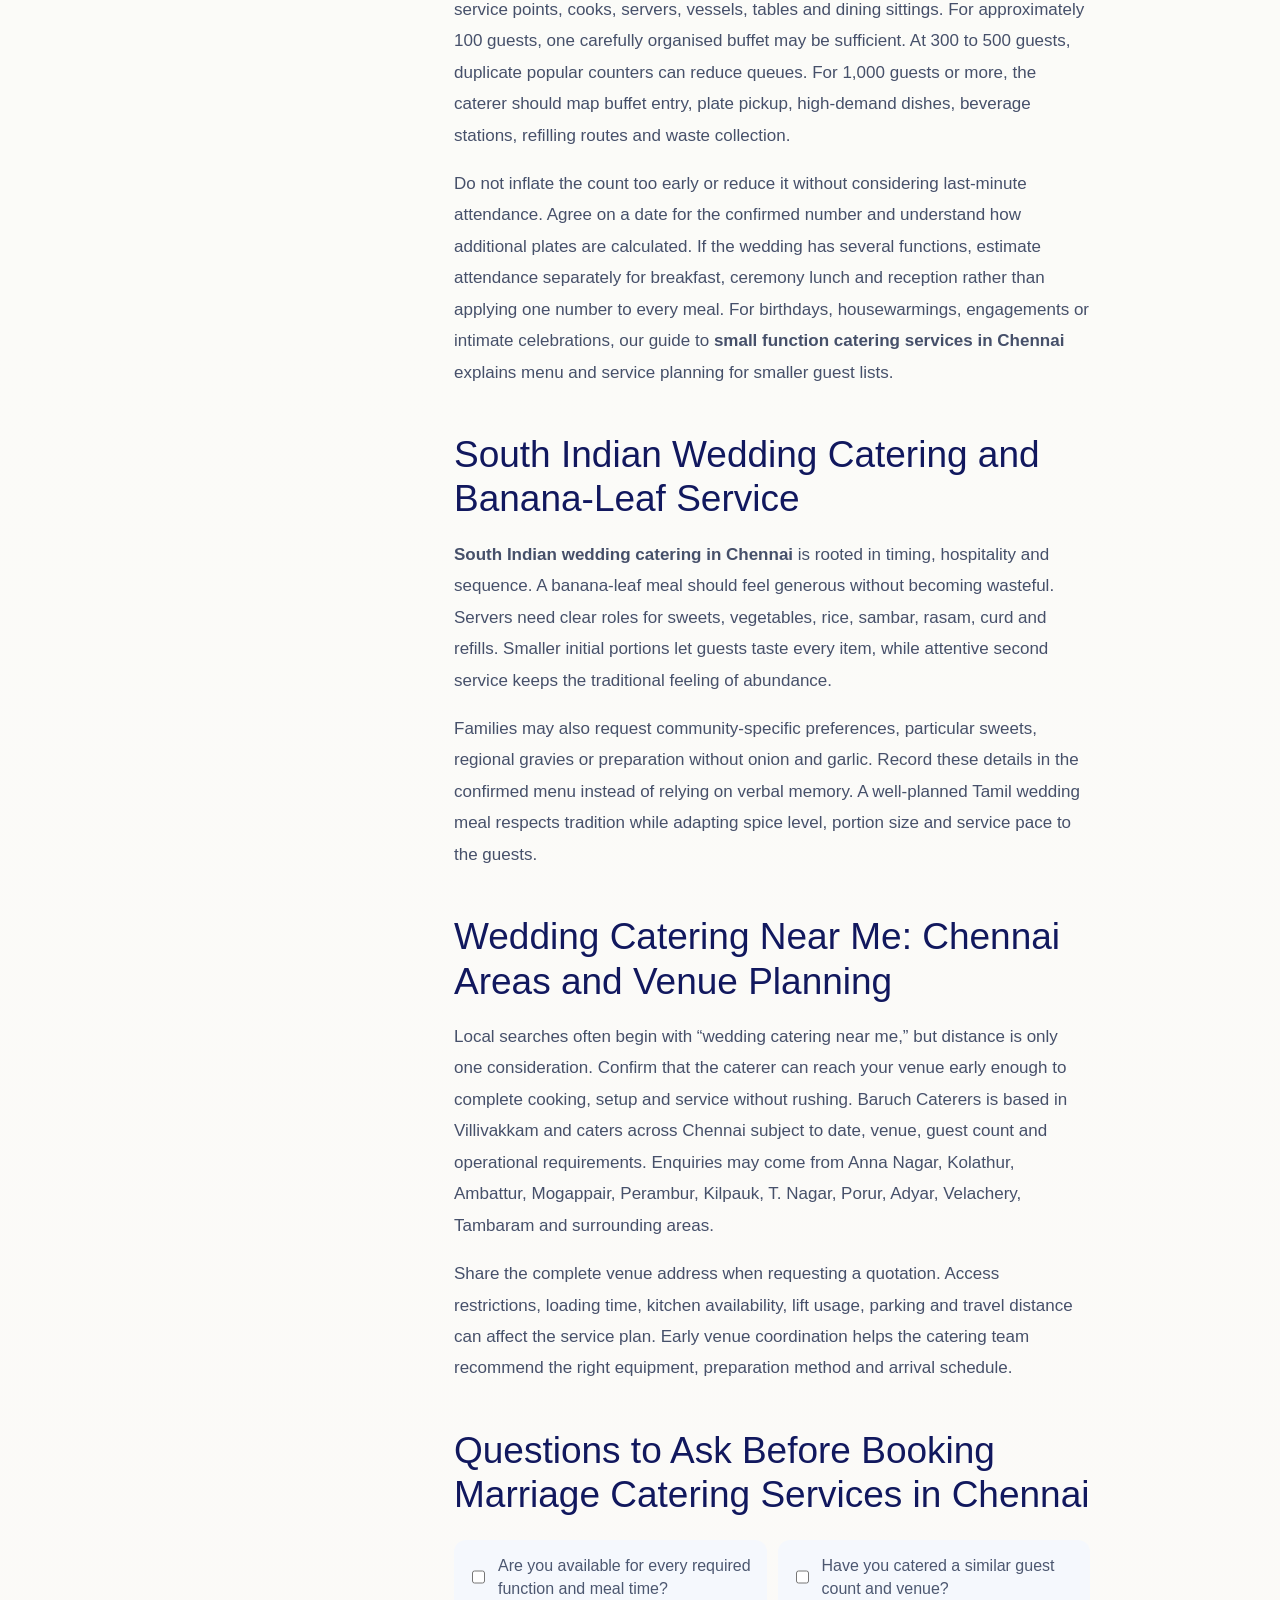
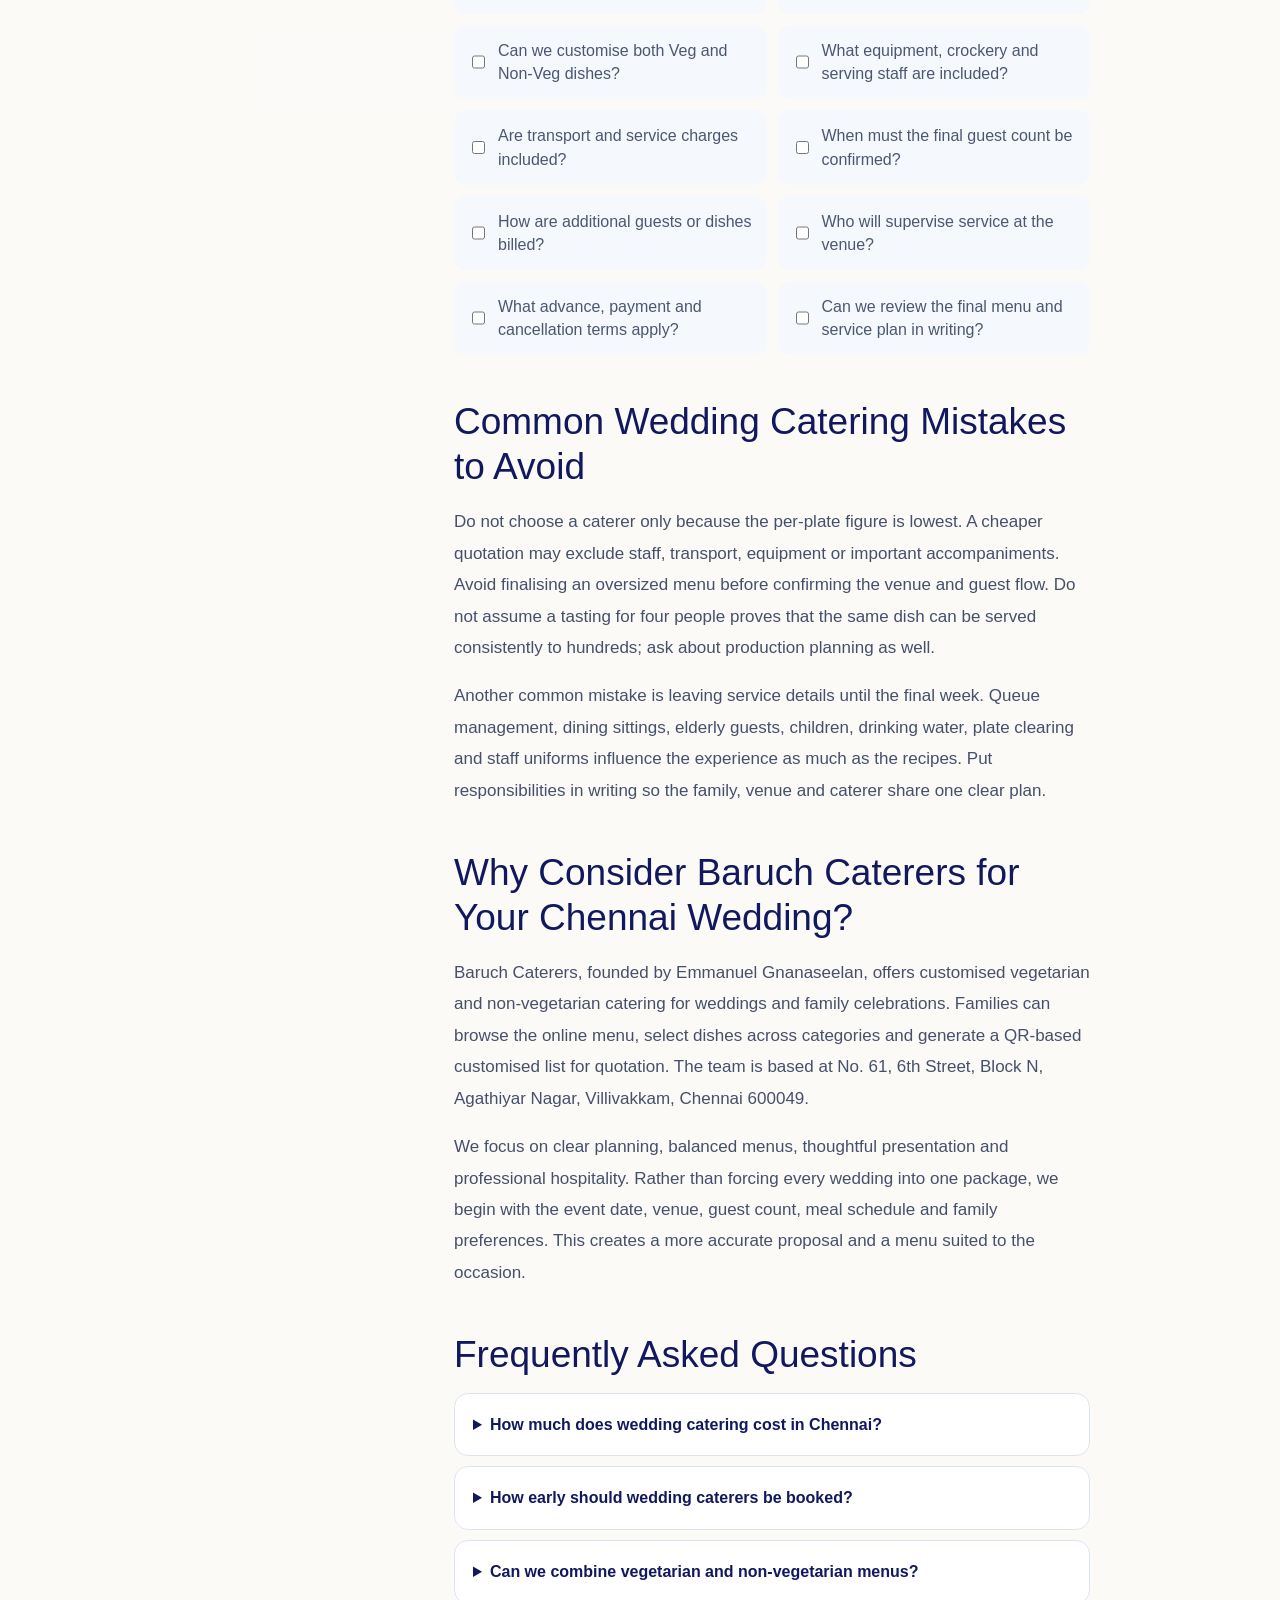
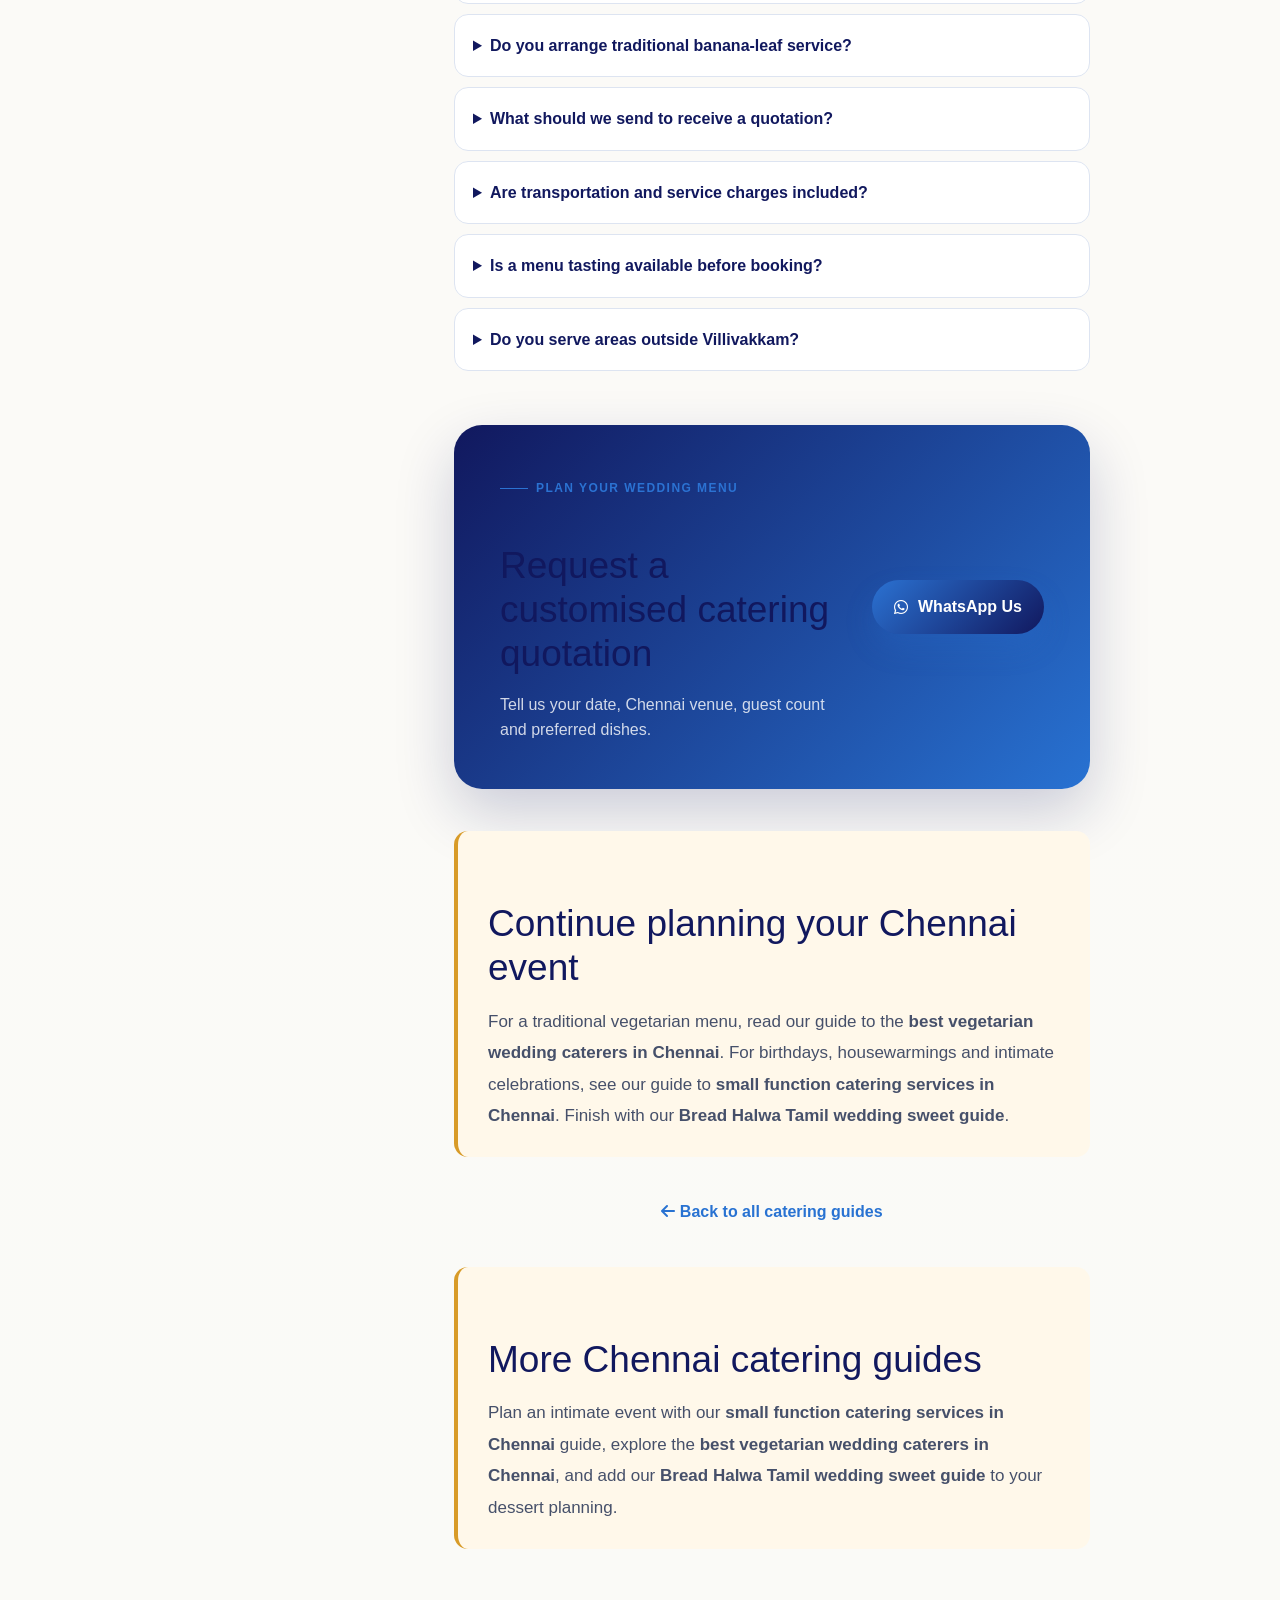
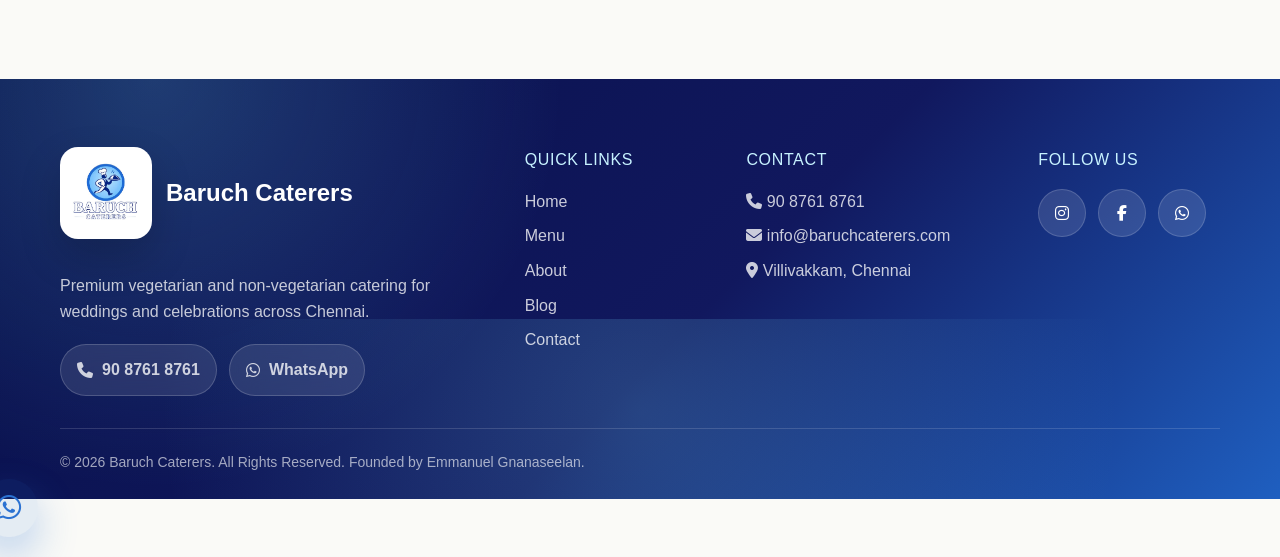
<file: best-wedding-caterers-in-chennai.html>
<!DOCTYPE html>
<html lang="en">
<head>
  <meta charset="UTF-8"><meta name="viewport" content="width=device-width, initial-scale=1.0">
  <title>Best Wedding Caterers in Chennai: Menu & Cost Guide 2026</title>
  <meta name="description" content="Looking for the best wedding caterers in Chennai? Compare menus, costs, Veg and Non-Veg options, service, hygiene and booking questions in this complete 2026 guide.">
  <meta name="keywords" content="best wedding caterers in Chennai, wedding catering services Chennai, marriage catering services Chennai, wedding catering cost Chennai, vegetarian wedding caterers Chennai, non veg wedding caterers Chennai, Tamil wedding catering menu">
  <link rel="canonical" href="https://www.baruchcaterers.com/best-wedding-caterers-in-chennai.html">
  <meta property="og:title" content="Best Wedding Caterers in Chennai: Menus, Costs & Booking Guide"><meta property="og:description" content="A practical 2026 guide to wedding menus, catering costs, guest planning and choosing the right Chennai caterer."><meta property="og:type" content="article"><meta property="og:url" content="https://www.baruchcaterers.com/best-wedding-caterers-in-chennai.html"><meta property="og:image" content="https://www.baruchcaterers.com/assets/images/2.jpg"><meta property="article:published_time" content="2026-08-21"><meta property="article:modified_time" content="2026-08-21">
  <script type="application/ld+json">{"@context":"https://schema.org","@graph":[{"@type":"Article","headline":"Best Wedding Caterers in Chennai: Menus, Costs & Booking Guide","description":"A complete 2026 guide to choosing a Chennai wedding caterer.","datePublished":"2026-08-21","dateModified":"2026-08-21","author":{"@type":"Organization","name":"Baruch Caterers"},"publisher":{"@type":"Organization","name":"Baruch Caterers","url":"https://www.baruchcaterers.com/"},"mainEntityOfPage":"https://www.baruchcaterers.com/best-wedding-caterers-in-chennai.html","image":"https://www.baruchcaterers.com/assets/images/2.jpg"},{"@type":"BreadcrumbList","itemListElement":[{"@type":"ListItem","position":1,"name":"Home","item":"https://www.baruchcaterers.com/"},{"@type":"ListItem","position":2,"name":"Blog","item":"https://www.baruchcaterers.com/blog.html"},{"@type":"ListItem","position":3,"name":"Best Wedding Caterers in Chennai","item":"https://www.baruchcaterers.com/best-wedding-caterers-in-chennai.html"}]},{"@type":"FAQPage","mainEntity":[{"@type":"Question","name":"How much does wedding catering cost in Chennai?","acceptedAnswer":{"@type":"Answer","text":"Cost depends on guest count, ingredients, number of dishes, service style, venue access, live counters, equipment and staffing. Request an itemised quotation for an accurate comparison."}},{"@type":"Question","name":"How early should wedding caterers be booked in Chennai?","acceptedAnswer":{"@type":"Answer","text":"For peak wedding dates, begin discussions several months ahead so the team, tasting, menu and service plan can be confirmed without pressure."}},{"@type":"Question","name":"Can a Chennai wedding menu include both vegetarian and non-vegetarian food?","acceptedAnswer":{"@type":"Answer","text":"Yes. Baruch Caterers can plan both selections with clear menu labelling and organised preparation and service workflows."}},{"@type":"Question","name":"Do wedding caterers provide banana-leaf service?","acceptedAnswer":{"@type":"Answer","text":"Traditional banana-leaf service can be planned with an appropriate menu, sufficient serving staff and a coordinated course sequence."}},{"@type":"Question","name":"What information is needed for a wedding catering quotation?","acceptedAnswer":{"@type":"Answer","text":"Share the event date, venue, expected guest count, meal times, Veg or Non-Veg preference, service style and preferred dishes."}}]}]}</script>
  <script type="application/ld+json">{"@context":"https://schema.org","@type":"FAQPage","mainEntity":[{"@type":"Question","name":"Are transportation and service charges included?","acceptedAnswer":{"@type":"Answer","text":"Inclusions depend on the confirmed quotation. Ask for transport, setup, serving staff, equipment and additional charges to be listed clearly."}},{"@type":"Question","name":"Is a menu tasting available before booking?","acceptedAnswer":{"@type":"Answer","text":"Discuss tasting availability during the enquiry so flavour, spice level, presentation and menu suitability can be reviewed."}},{"@type":"Question","name":"Does Baruch Caterers serve areas outside Villivakkam?","acceptedAnswer":{"@type":"Answer","text":"Baruch Caterers serves celebrations across Chennai subject to the event date, venue, guest count and service requirements."}}]}</script>
  <link rel="stylesheet" href="https://cdnjs.cloudflare.com/ajax/libs/font-awesome/6.5.2/css/all.min.css"><link rel="stylesheet" href="css/style.css?v=20260826-21">
</head>
<body class="blog-page blog-article-page">
  <a class="skip-link" href="#main">Skip to content</a>
  <header class="site-header" data-header><a class="brand" href="index.html"><img class="brand-logo" src="assets/images/baruch-caterers-logo.jpeg" alt="Baruch Caterers logo"></a><button class="nav-toggle" type="button" aria-label="Open menu" aria-expanded="false" data-nav-toggle><span></span><span></span><span></span></button><nav class="site-nav" data-nav><a href="index.html">Home</a><a href="menu.html">Menu</a><a href="about.html">About</a><a href="blog.html" class="active">Blog</a><a href="contact.html">Contact</a><a class="nav-cta" href="tel:+919087618761"><i class="fa-solid fa-phone"></i> 90 8761 8761</a></nav></header>
  <main id="main">
    <section class="blog-hero"><div class="container blog-hero-inner reveal"><nav class="article-breadcrumb" aria-label="Breadcrumb"><a href="index.html">Home</a><span>/</span><a href="blog.html">Blog</a><span>/</span><span>Wedding Caterers</span></nav><span class="eyebrow">Complete Chennai Wedding Guide · 2026</span><h1>Best Wedding Caterers in Chennai: Menus, Costs & Booking Guide</h1><p>Everything families need to compare caterers, plan memorable Veg and Non-Veg menus, understand quotations and organise smooth service.</p><div class="blog-meta"><span><i class="fa-regular fa-calendar"></i> Published August 21, 2026</span><span><i class="fa-regular fa-clock"></i> 10-minute read</span><span><i class="fa-solid fa-location-dot"></i> Chennai</span></div></div></section>

    <article class="blog-article container">
      <div class="article-layout"><aside class="article-toc"><strong>In this guide</strong><a href="#quick-answer">Quick answer</a><a href="#how-to-choose">How to choose</a><a href="#cost">Catering costs</a><a href="#menus">Sample menus</a><a href="#guest-count">Guest planning</a><a href="#checklist">Booking checklist</a><a href="#faq">FAQs</a></aside><div class="article-content">
        <section id="quick-answer"><p class="blog-intro"><strong>The best wedding caterers in Chennai</strong> are not defined by the longest menu. They are the teams that understand your wedding schedule, respect family traditions, prepare food hygienically, serve every course at the right temperature and communicate clearly from tasting to final billing. Start with your date, venue, guest count, preferred cuisine and service style. Then compare caterers using an itemised quotation, a realistic menu and evidence that they can handle an event of your size.</p><div class="quick-answer-box"><i class="fa-solid fa-circle-check"></i><div><strong>Quick planning formula</strong><p>Date + venue + guest count + meal times + menu preference + service style = a quotation you can compare properly.</p></div></div></section>

        <section id="how-to-choose"><h2>How to Choose the Best Wedding Caterers in Chennai</h2><p>Begin with suitability, not price alone. A caterer who is excellent for a 100-person home function may not have the service team or equipment required for a 1,000-person reception. Ask about comparable events, kitchen planning, transport, buffet replenishment and who will supervise service on the wedding day. If your celebration includes engagement, breakfast, muhurtham lunch and reception dinner, confirm whether one team will coordinate the complete schedule.</p><p>Food tasting is useful, but it should test more than flavour. Discuss portion size, spice level, presentation, serving temperature and whether the tasted dish will be prepared in the same way for the final guest count. Review photographs of actual buffet layouts and ask what crockery, vessels, counters, water service and staff are included.</p><ul class="article-check-list"><li><strong>Relevant experience:</strong> events similar to your guest count and venue type.</li><li><strong>Menu flexibility:</strong> traditional, modern, Veg and Non-Veg combinations.</li><li><strong>Clear scope:</strong> ingredients, cooking, transport, setup, service and cleanup.</li><li><strong>Operational ownership:</strong> one accountable supervisor for the function.</li><li><strong>Transparent billing:</strong> written inclusions and rules for the final guest count.</li></ul></section>

        <figure class="article-image-wide"><img src="assets/images/2.jpg" alt="Premium wedding catering buffet in Chennai with organised serving counters" loading="lazy"><figcaption>A well-planned buffet combines presentation with easy guest movement and fast replenishment.</figcaption></figure>

        <section><h2>Wedding Catering Services in Chennai for Every Function</h2><p>Chennai weddings often involve several meals with different expectations. Morning functions usually need efficient tiffin service and excellent coffee. A traditional wedding lunch needs a disciplined banana-leaf sequence and enough servers to refill dishes promptly. Reception evenings can support a larger buffet, live counters, mocktails and desserts. Professional <strong>wedding catering services in Chennai</strong> should treat these as connected operations rather than separate food orders.</p><p>The venue also changes the plan. A marriage hall may provide a kitchen and dining space, while a church, home, outdoor venue or office lawn may require additional equipment and setup. Discuss access time, cooking permissions, power, water, waste handling, parking and the distance between kitchen and dining area before finalising the menu.</p></section>

        <section id="cost"><h2>Wedding Catering Cost in Chennai: What Shapes the Quotation?</h2><p>There is no single reliable rate for every wedding. <strong>Wedding catering cost in Chennai</strong> changes with ingredient quality, guest count, number of dishes, meat or seafood selection, live counters, service format, equipment, venue access, transport and staffing. Public market guides show wide per-plate ranges, so treat online figures as planning references rather than a final Baruch Caterers price.</p><div class="article-table-wrap"><table class="article-table"><thead><tr><th>Catering format</th><th>Typical inclusions</th><th>Main cost drivers</th></tr></thead><tbody><tr><td>Traditional Veg breakfast</td><td>Tiffin, accompaniments, sweet and beverages</td><td>Number of tiffin items, live dosa and coffee service</td></tr><tr><td>Banana-leaf wedding lunch</td><td>Rice courses, vegetables, accompaniments and desserts</td><td>Menu depth, sweets, serving team and repeated sittings</td></tr><tr><td>Veg reception buffet</td><td>Starters, mains, breads, rice, dessert and drinks</td><td>Premium ingredients, live counters and presentation</td></tr><tr><td>Non-Veg reception buffet</td><td>Veg base menu plus chicken, mutton, fish or prawn dishes</td><td>Protein selection, sourcing, preparation and service</td></tr><tr><td>Premium multi-cuisine</td><td>Expanded menu, live stations and styled buffet</td><td>Number of cuisines, chefs, equipment and guest experience</td></tr></tbody></table></div><p>Ask every caterer for the same level of detail. Confirm whether transportation and service charges are included, how additional guests are billed, whether taxes apply and when the final count must be submitted. Baruch Caterers prepares customised quotations based on the confirmed event requirements rather than presenting one rate for every celebration.</p></section>

        <section id="menus"><h2>Wedding Food Menu in Chennai: Building the Right Balance</h2><p>A memorable <strong>wedding food menu in Chennai</strong> balances familiar favourites with a few signature dishes. Avoid choosing several rich gravies or repeated flavours simply to make the list longer. Consider the function time, season, guest age groups and how long people will spend dining. Offer clearly labelled vegetarian and non-vegetarian choices, with enough accompaniments to make each plate complete.</p><div class="sample-menu-grid"><article><span>Morning Function</span><h3>South Indian Wedding Breakfast</h3><ul><li>Idly and mini sambar idly</li><li>Ven pongal and medhu vadai</li><li>Poori with potato masala</li><li>Sambar and two chutneys</li><li>Kesari or traditional sweet</li><li>Filter coffee and water</li></ul></article><article><span>Muhurtham Lunch</span><h3>Traditional Banana-Leaf Menu</h3><ul><li>Sweet, vadai and appalam</li><li>Poriyal, kootu and pachadi</li><li>Rice with paruppu and ghee</li><li>Sambar, rasam and curd rice</li><li>Pickle and seasonal accompaniments</li><li>Payasam and banana</li></ul></article><article><span>Reception</span><h3>Vegetarian Wedding Buffet</h3><ul><li>Welcome drink and starters</li><li>Paneer or vegetable gravy</li><li>Indian breads and biryani</li><li>Raita, salad and accompaniments</li><li>Live dosa, chaat or pasta counter</li><li>Sweets and ice cream</li></ul></article><article><span>Reception</span><h3>Non-Veg Wedding Buffet</h3><ul><li>Chicken or seafood starter</li><li>Chicken and mutton main courses</li><li>Seeraga samba biryani</li><li>Parotta, salna and raita</li><li>Vegetarian alternatives</li><li>Dessert and beverages</li></ul></article></div><p>These are planning examples, not fixed packages. Explore the complete <a href="menu.html"><strong>Baruch Caterers Veg and Non-Veg menu</strong></a> to combine dishes for your celebration.</p></section>

        <figure class="article-image-split"><img src="assets/images/cuisine/south-indian-breakfast.webp" alt="South Indian wedding breakfast menu with traditional Chennai tiffin" loading="lazy"><img src="assets/images/cuisine/rice-biryani.webp" alt="Vegetarian and non-vegetarian biryani choices for a Chennai wedding reception" loading="lazy"><figcaption>Plan each meal for its time of day: fresh tiffin for morning functions and balanced rice or biryani selections for receptions.</figcaption></figure>

        <section><h2>Vegetarian and Non-Veg Wedding Caterers in Chennai</h2><p>Families looking for <strong>vegetarian wedding caterers in Chennai</strong> may need traditional Tamil meals, Brahmin-style preferences, no-onion/no-garlic dishes or a contemporary reception buffet. Discuss dietary rules early so purchasing, preparation and service can be planned correctly. Traditional authenticity depends not only on recipes but also on course order, freshness and attentive serving. For a deeper menu-by-menu explanation, read our guide to choosing the <a href="best-vegetarian-wedding-caterers-in-chennai.html"><strong>best vegetarian wedding caterers in Chennai</strong></a>.</p><p>When comparing <strong>non veg wedding caterers in Chennai</strong>, ask about sourcing, cold storage, separate handling, batch cooking and how seafood or meat dishes will be kept at safe serving temperatures. The best menu usually offers fewer well-executed proteins rather than too many similar dishes. Baruch Caterers supports both Veg and Non-Veg menu selection through its customised menu and QR quotation workflow.</p></section>

        <section id="guest-count"><h2>Catering Plans for 100, 300, 500 or 1,000 Guests</h2><p>Guest count affects far more than ingredient quantity. It determines the number of service points, cooks, servers, vessels, tables and dining sittings. For approximately 100 guests, one carefully organised buffet may be sufficient. At 300 to 500 guests, duplicate popular counters can reduce queues. For 1,000 guests or more, the caterer should map buffet entry, plate pickup, high-demand dishes, beverage stations, refilling routes and waste collection.</p><p>Do not inflate the count too early or reduce it without considering last-minute attendance. Agree on a date for the confirmed number and understand how additional plates are calculated. If the wedding has several functions, estimate attendance separately for breakfast, ceremony lunch and reception rather than applying one number to every meal. For birthdays, housewarmings, engagements or intimate celebrations, our guide to <a href="small-function-catering-services-in-chennai.html"><strong>small function catering services in Chennai</strong></a> explains menu and service planning for smaller guest lists.</p></section>

        <section><h2>South Indian Wedding Catering and Banana-Leaf Service</h2><p><strong>South Indian wedding catering in Chennai</strong> is rooted in timing, hospitality and sequence. A banana-leaf meal should feel generous without becoming wasteful. Servers need clear roles for sweets, vegetables, rice, sambar, rasam, curd and refills. Smaller initial portions let guests taste every item, while attentive second service keeps the traditional feeling of abundance.</p><p>Families may also request community-specific preferences, particular sweets, regional gravies or preparation without onion and garlic. Record these details in the confirmed menu instead of relying on verbal memory. A well-planned Tamil wedding meal respects tradition while adapting spice level, portion size and service pace to the guests.</p></section>

        <section><h2>Wedding Catering Near Me: Chennai Areas and Venue Planning</h2><p>Local searches often begin with “wedding catering near me,” but distance is only one consideration. Confirm that the caterer can reach your venue early enough to complete cooking, setup and service without rushing. Baruch Caterers is based in Villivakkam and caters across Chennai subject to date, venue, guest count and operational requirements. Enquiries may come from Anna Nagar, Kolathur, Ambattur, Mogappair, Perambur, Kilpauk, T. Nagar, Porur, Adyar, Velachery, Tambaram and surrounding areas.</p><p>Share the complete venue address when requesting a quotation. Access restrictions, loading time, kitchen availability, lift usage, parking and travel distance can affect the service plan. Early venue coordination helps the catering team recommend the right equipment, preparation method and arrival schedule.</p></section>

        <section id="checklist"><h2>Questions to Ask Before Booking Marriage Catering Services in Chennai</h2><div class="booking-checklist"><label><input type="checkbox"> Are you available for every required function and meal time?</label><label><input type="checkbox"> Have you catered a similar guest count and venue?</label><label><input type="checkbox"> Can we customise both Veg and Non-Veg dishes?</label><label><input type="checkbox"> What equipment, crockery and serving staff are included?</label><label><input type="checkbox"> Are transport and service charges included?</label><label><input type="checkbox"> When must the final guest count be confirmed?</label><label><input type="checkbox"> How are additional guests or dishes billed?</label><label><input type="checkbox"> Who will supervise service at the venue?</label><label><input type="checkbox"> What advance, payment and cancellation terms apply?</label><label><input type="checkbox"> Can we review the final menu and service plan in writing?</label></div></section>

        <section><h2>Common Wedding Catering Mistakes to Avoid</h2><p>Do not choose a caterer only because the per-plate figure is lowest. A cheaper quotation may exclude staff, transport, equipment or important accompaniments. Avoid finalising an oversized menu before confirming the venue and guest flow. Do not assume a tasting for four people proves that the same dish can be served consistently to hundreds; ask about production planning as well.</p><p>Another common mistake is leaving service details until the final week. Queue management, dining sittings, elderly guests, children, drinking water, plate clearing and staff uniforms influence the experience as much as the recipes. Put responsibilities in writing so the family, venue and caterer share one clear plan.</p></section>

        <section><h2>Why Consider Baruch Caterers for Your Chennai Wedding?</h2><p>Baruch Caterers, founded by Emmanuel Gnanaseelan, offers customised vegetarian and non-vegetarian catering for weddings and family celebrations. Families can browse the online menu, select dishes across categories and generate a QR-based customised list for quotation. The team is based at No. 61, 6th Street, Block N, Agathiyar Nagar, Villivakkam, Chennai 600049.</p><p>We focus on clear planning, balanced menus, thoughtful presentation and professional hospitality. Rather than forcing every wedding into one package, we begin with the event date, venue, guest count, meal schedule and family preferences. This creates a more accurate proposal and a menu suited to the occasion.</p></section>

        <section id="faq" class="article-faq"><h2>Frequently Asked Questions</h2><details><summary>How much does wedding catering cost in Chennai?</summary><p>Cost depends on guest count, ingredients, number of dishes, Veg or Non-Veg selection, live counters, equipment, venue access and staffing. Request an itemised quotation based on your exact event.</p></details><details><summary>How early should wedding caterers be booked?</summary><p>Begin discussions several months ahead for peak wedding dates. This provides time for menu planning, tasting, venue coordination and confirmation.</p></details><details><summary>Can we combine vegetarian and non-vegetarian menus?</summary><p>Yes. Baruch Caterers can create a combined menu with clear selection labels and an organised preparation and service plan.</p></details><details><summary>Do you arrange traditional banana-leaf service?</summary><p>Traditional service can be planned according to the menu, venue, guest count, number of dining sittings and required serving team.</p></details><details><summary>What should we send to receive a quotation?</summary><p>Share your event date, venue, estimated guests, meal times, Veg or Non-Veg preference, service style and preferred dishes.</p></details><details><summary>Are transportation and service charges included?</summary><p>Inclusions depend on the confirmed quotation. Ask for transport, setup, serving staff, equipment and additional charges to be listed clearly.</p></details><details><summary>Is a menu tasting available before booking?</summary><p>Discuss tasting availability during the enquiry so flavour, spice level, presentation and menu suitability can be reviewed.</p></details><details><summary>Do you serve areas outside Villivakkam?</summary><p>Baruch Caterers serves celebrations across Chennai subject to the date, venue, guest count and service requirements.</p></details></section>

        <aside class="blog-cta"><div><span class="eyebrow">Plan Your Wedding Menu</span><h2>Request a customised catering quotation</h2><p>Tell us your date, Chennai venue, guest count and preferred dishes.</p></div><a class="btn btn-primary" href="https://wa.me/919087618761?text=Hi%20Baruch%20Caterers,%20I%20would%20like%20a%20wedding%20catering%20quotation." target="_blank" rel="noopener"><i class="fa-brands fa-whatsapp"></i> WhatsApp Us</a></aside>
        <section class="related-articles"><h2>Continue planning your Chennai event</h2><p>For a traditional vegetarian menu, read our guide to the <a href="best-vegetarian-wedding-caterers-in-chennai.html"><strong>best vegetarian wedding caterers in Chennai</strong></a>. For birthdays, housewarmings and intimate celebrations, see our guide to <a href="small-function-catering-services-in-chennai.html"><strong>small function catering services in Chennai</strong></a>. Finish with our <a href="bread-halwa-tamil-wedding-sweet.html"><strong>Bread Halwa Tamil wedding sweet guide</strong></a>.</p></section><div class="article-back"><a href="blog.html"><i class="fa-solid fa-arrow-left"></i> Back to all catering guides</a></div>
      </div></div>
    </article>
  </main>
  <footer class="site-footer"><div class="container footer-grid premium-footer-grid"><div class="footer-brand-block"><a class="footer-logo-brand" href="index.html"><img src="assets/images/baruch-caterers-logo.jpeg" alt="Baruch Caterers logo"><span>Baruch <strong>Caterers</strong></span></a><p>Premium vegetarian and non-vegetarian catering for weddings and celebrations across Chennai.</p><div class="footer-contact-pills"><a href="tel:+919087618761"><i class="fa-solid fa-phone"></i> 90 8761 8761</a><a href="https://wa.me/919087618761" target="_blank" rel="noopener"><i class="fa-brands fa-whatsapp"></i> WhatsApp</a></div></div><div><h3>Quick Links</h3><a href="index.html">Home</a><a href="menu.html">Menu</a><a href="about.html">About</a><a href="blog.html">Blog</a><a href="contact.html">Contact</a></div><div><h3>Contact</h3><a href="tel:+919087618761"><i class="fa-solid fa-phone"></i> 90 8761 8761</a><a href="mailto:info@baruchcaterers.com"><i class="fa-solid fa-envelope"></i> info@baruchcaterers.com</a><a href="https://www.google.com/maps?q=NO+61,+6th+Street,+Block+N,+Agathiyar+Nagar,+Villivakkam,+Chennai,+Tamil+Nadu+600049" target="_blank" rel="noopener"><i class="fa-solid fa-location-dot"></i> Villivakkam, Chennai</a></div><div><h3>Follow Us</h3><div class="social-links"><a href="https://www.instagram.com/baruch_caterers/" target="_blank" rel="noopener" aria-label="Instagram"><i class="fa-brands fa-instagram"></i></a><a href="https://www.facebook.com/profile.php?id=61591436165904" target="_blank" rel="noopener" aria-label="Facebook"><i class="fa-brands fa-facebook-f"></i></a><a href="https://wa.me/919087618761" target="_blank" rel="noopener" aria-label="WhatsApp"><i class="fa-brands fa-whatsapp"></i></a></div></div></div><div class="footer-bottom">&copy; 2026 Baruch Caterers. All Rights Reserved. Founded by Emmanuel Gnanaseelan.</div></footer>
  <a class="whatsapp-float" href="https://wa.me/919087618761" target="_blank" rel="noopener" aria-label="Chat on WhatsApp"><i class="fa-brands fa-whatsapp"></i></a><script src="js/vendor/gsap.min.js"></script><script src="js/vendor/ScrollTrigger.min.js"></script><script src="js/script.js?v=20260821-19"></script>
</body>
<script>document.querySelectorAll('link[href*="css/style.css"]').forEach(function(l){l.href='css/style.css?v=20260827-22'});</script><script>(function(){var c=document.querySelector('.article-content');if(c&&!c.querySelector('[data-related-bread]')){var s=document.createElement('section');s.className='related-articles';s.setAttribute('data-related-bread','');s.innerHTML='<h2>More Chennai catering guides</h2><p>Plan an intimate event with our <a href="small-function-catering-services-in-chennai.html"><strong>small function catering services in Chennai</strong></a> guide, explore the <a href="best-vegetarian-wedding-caterers-in-chennai.html"><strong>best vegetarian wedding caterers in Chennai</strong></a>, and add our <a href="bread-halwa-tamil-wedding-sweet.html"><strong>Bread Halwa Tamil wedding sweet guide</strong></a> to your dessert planning.</p>';c.appendChild(s);}})();</script>
</html>
</file>
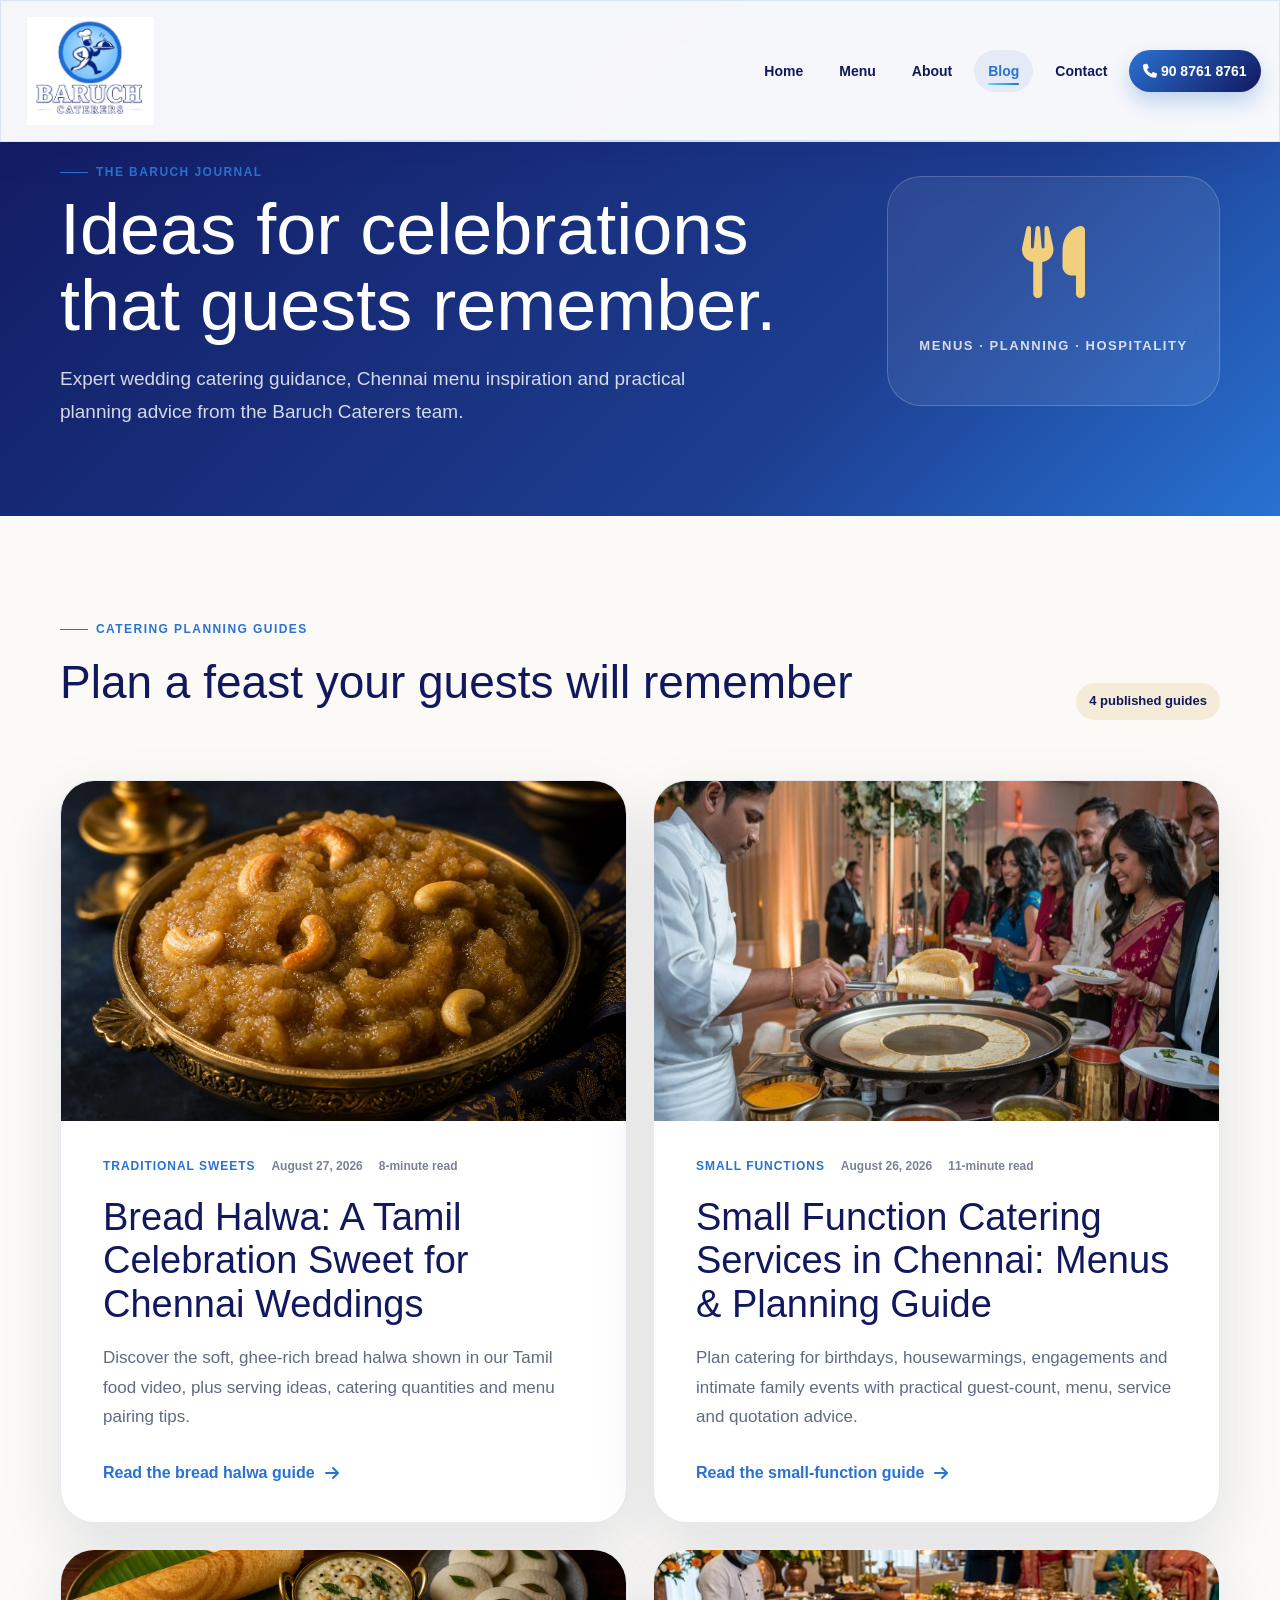
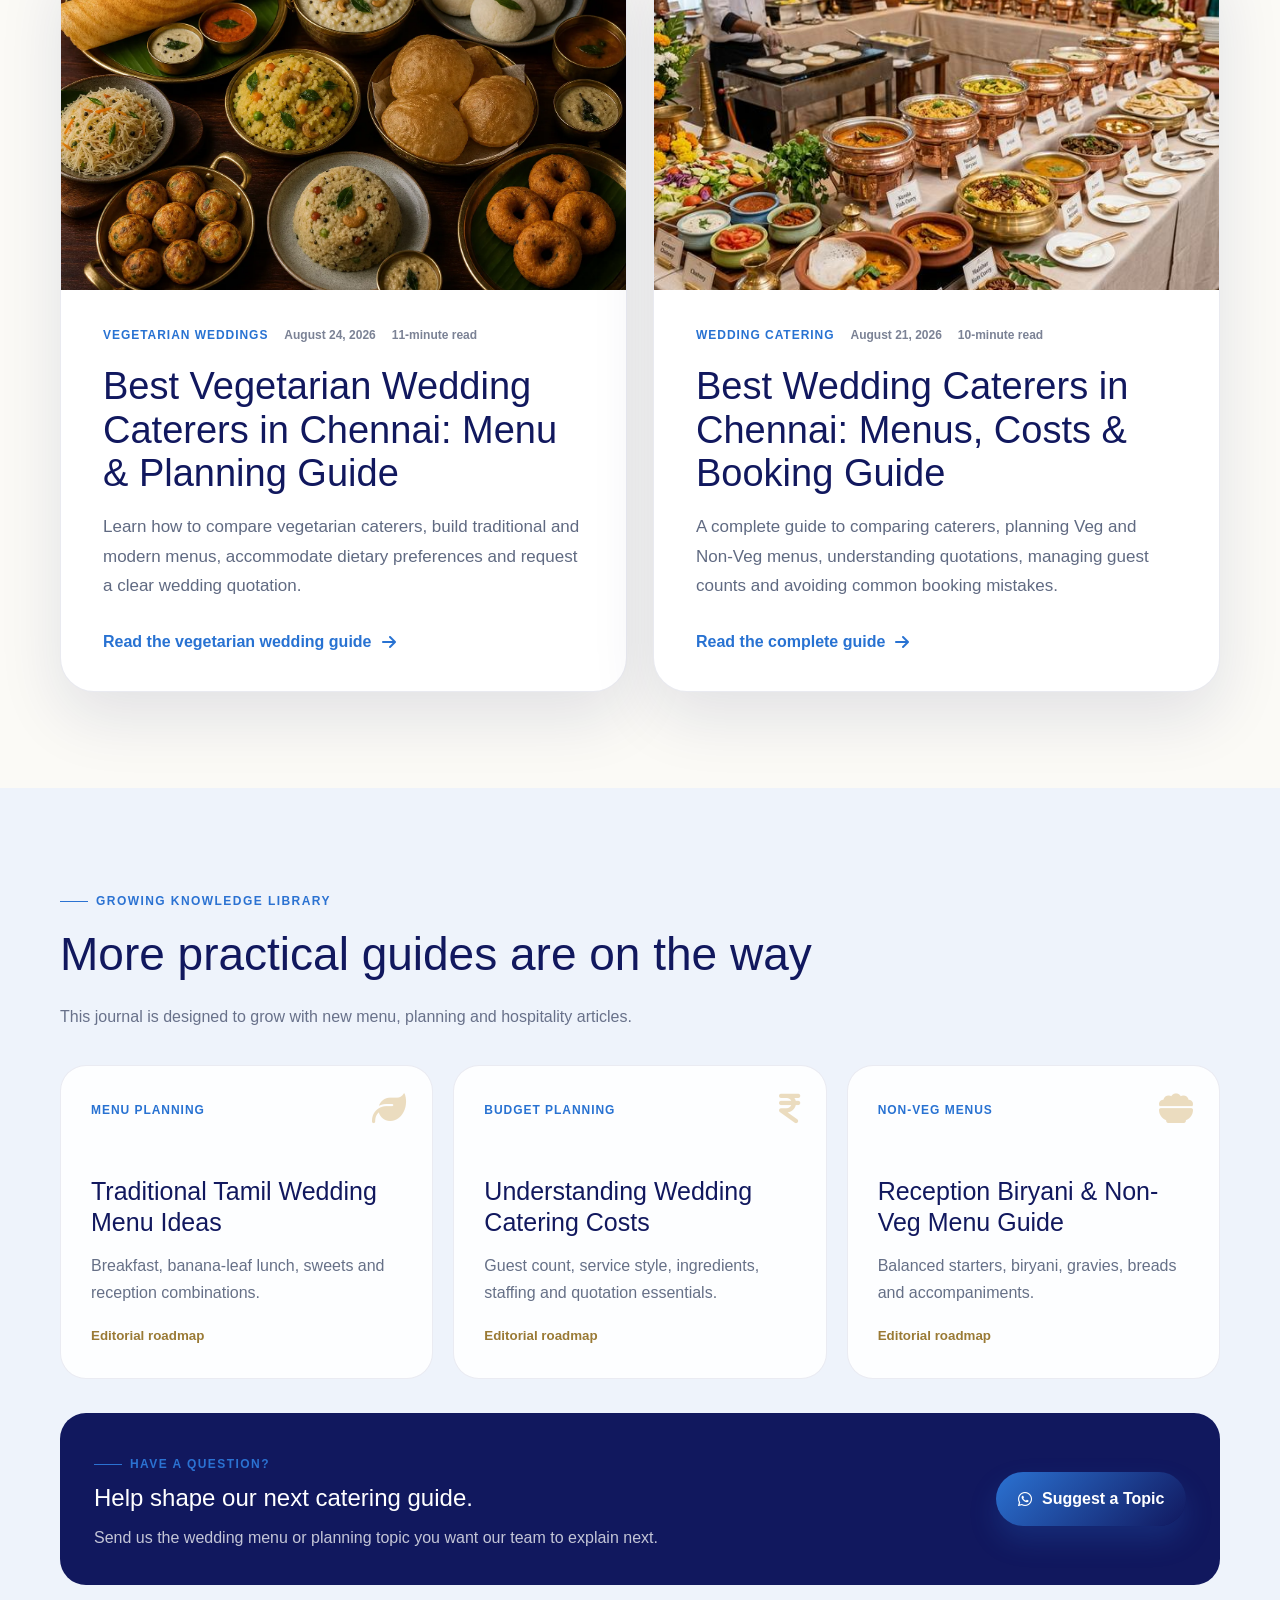
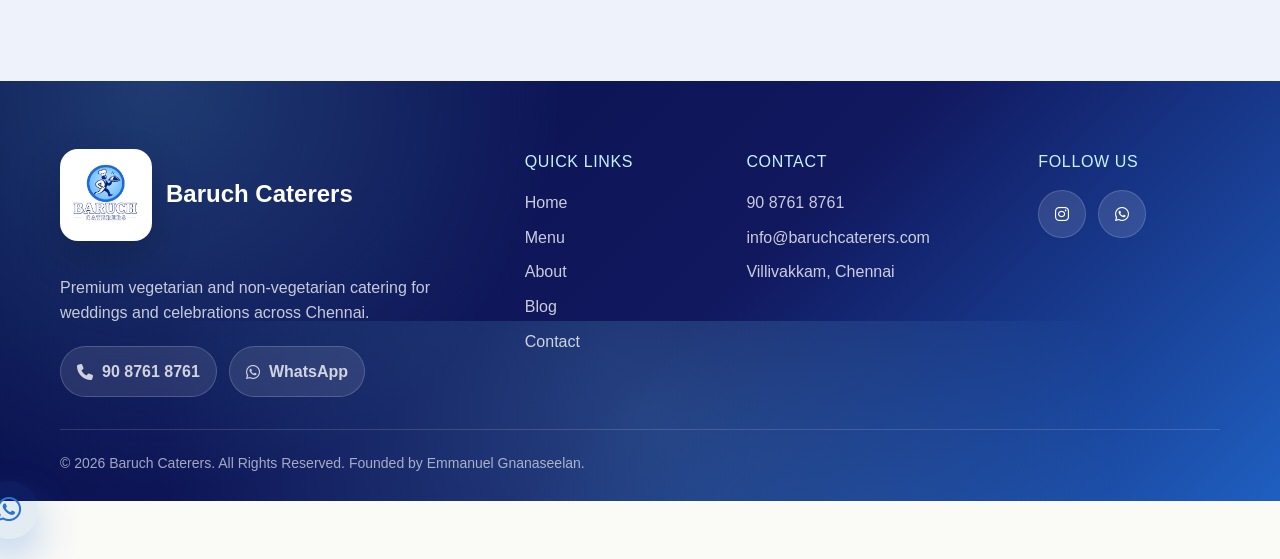
<file: blog.html>
<!DOCTYPE html>
<html lang="en"><head><meta charset="UTF-8"><meta name="viewport" content="width=device-width, initial-scale=1.0"><title>Wedding Catering Blog &amp; Menu Guides | Baruch Caterers Chennai</title><meta name="description" content="Explore practical Chennai wedding catering guides, menu ideas, planning checklists and expert advice from Baruch Caterers."><link rel="canonical" href="https://www.baruchcaterers.com/blog.html"><meta property="og:title" content="Baruch Caterers Wedding Catering Blog"><meta property="og:description" content="Wedding menu ideas, catering guidance and practical planning advice for Chennai celebrations."><meta property="og:type" content="website"><meta property="og:url" content="https://www.baruchcaterers.com/blog.html"><meta property="og:image" content="https://www.baruchcaterers.com/assets/images/2.jpg"><link rel="stylesheet" href="https://cdnjs.cloudflare.com/ajax/libs/font-awesome/6.5.2/css/all.min.css"><link rel="stylesheet" href="css/style.css?v=20260827-23"></head><body class="blog-page blog-index-page"><a class="skip-link" href="#main">Skip to content</a><header class="site-header" data-header><a class="brand" href="index.html" aria-label="Baruch Caterers home"><img class="brand-logo" src="assets/images/baruch-caterers-logo.jpeg" alt="Baruch Caterers logo"></a><button class="nav-toggle" type="button" aria-label="Open menu" aria-expanded="false" data-nav-toggle><span></span><span></span><span></span></button><nav class="site-nav" data-nav><a href="index.html">Home</a><a href="menu.html">Menu</a><a href="about.html">About</a><a href="blog.html" class="active">Blog</a><a href="contact.html">Contact</a><a class="nav-cta" href="tel:+919087618761"><i class="fa-solid fa-phone"></i> 90 8761 8761</a></nav></header><main id="main"><section class="blog-index-hero"><div class="container blog-index-hero-grid"><div class="reveal"><span class="eyebrow">The Baruch Journal</span><h1>Ideas for celebrations that guests remember.</h1><p>Expert wedding catering guidance, Chennai menu inspiration and practical planning advice from the Baruch Caterers team.</p></div><div class="blog-index-mark" aria-hidden="true"><i class="fa-solid fa-utensils"></i><span>Menus · Planning · Hospitality</span></div></div></section><section class="section-pad blog-feature-section"><div class="container"><div class="blog-section-heading"><div><span class="eyebrow">Catering Planning Guides</span><h2>Plan a feast your guests will remember</h2></div><span class="blog-post-count">4 published guides</span></div><article class="featured-blog-card reveal"><a class="featured-blog-image" href="small-function-catering-services-in-chennai.html" aria-label="Read Small Function Catering Services in Chennai"><img src="assets/images/3.jpg" alt="Fresh buffet arranged for a small family function in Chennai"></a><div class="featured-blog-copy"><div class="blog-card-meta"><span>Small Functions</span><time datetime="2026-08-26">August 26, 2026</time><span>11-minute read</span></div><h2><a href="small-function-catering-services-in-chennai.html">Small Function Catering Services in Chennai: Menus &amp; Planning Guide</a></h2><p>Plan catering for birthdays, housewarmings, engagements and intimate family events with practical guest-count, menu, service and quotation advice.</p><a class="blog-read-link" href="small-function-catering-services-in-chennai.html">Read the small-function guide <i class="fa-solid fa-arrow-right"></i></a></div></article><article class="featured-blog-card reveal"><a class="featured-blog-image" href="best-vegetarian-wedding-caterers-in-chennai.html" aria-label="Read Best Vegetarian Wedding Caterers in Chennai"><img src="assets/images/cuisine/south-indian-breakfast.webp" alt="Traditional South Indian vegetarian wedding breakfast served in Chennai"></a><div class="featured-blog-copy"><div class="blog-card-meta"><span>Vegetarian Weddings</span><time datetime="2026-08-24">August 24, 2026</time><span>11-minute read</span></div><h2><a href="best-vegetarian-wedding-caterers-in-chennai.html">Best Vegetarian Wedding Caterers in Chennai: Menu &amp; Planning Guide</a></h2><p>Learn how to compare vegetarian caterers, build traditional and modern menus, accommodate dietary preferences and request a clear wedding quotation.</p><a class="blog-read-link" href="best-vegetarian-wedding-caterers-in-chennai.html">Read the vegetarian wedding guide <i class="fa-solid fa-arrow-right"></i></a></div></article><article class="featured-blog-card reveal"><a class="featured-blog-image" href="best-wedding-caterers-in-chennai.html" aria-label="Read Best Wedding Caterers in Chennai"><img src="assets/images/2.jpg" alt="Elegant Chennai wedding buffet prepared for guests"></a><div class="featured-blog-copy"><div class="blog-card-meta"><span>Wedding Catering</span><time datetime="2026-08-21">August 21, 2026</time><span>10-minute read</span></div><h2><a href="best-wedding-caterers-in-chennai.html">Best Wedding Caterers in Chennai: Menus, Costs &amp; Booking Guide</a></h2><p>A complete guide to comparing caterers, planning Veg and Non-Veg menus, understanding quotations, managing guest counts and avoiding common booking mistakes.</p><a class="blog-read-link" href="best-wedding-caterers-in-chennai.html">Read the complete guide <i class="fa-solid fa-arrow-right"></i></a></div></article><article class="featured-blog-card reveal"><a class="featured-blog-image" href="bread-halwa-tamil-wedding-sweet.html" aria-label="Read Bread Halwa Tamil Wedding Sweet Guide"><img src="assets/images/cuisine-items/halwa-varieties.webp" alt="Bread halwa and traditional sweets prepared for a Tamil celebration"></a><div class="featured-blog-copy"><div class="blog-card-meta"><span>Traditional Sweets</span><time datetime="2026-08-27">August 27, 2026</time><span>8-minute read</span></div><h2><a href="bread-halwa-tamil-wedding-sweet.html">Bread Halwa: A Tamil Celebration Sweet for Chennai Weddings</a></h2><p>Discover the soft, ghee-rich bread halwa shown in our Tamil food video, plus serving ideas, catering quantities and menu pairing tips.</p><a class="blog-read-link" href="bread-halwa-tamil-wedding-sweet.html">Read the bread halwa guide <i class="fa-solid fa-arrow-right"></i></a></div></article></div></section><section class="section-pad blog-roadmap-section"><div class="container"><div class="blog-section-heading"><div><span class="eyebrow">Growing Knowledge Library</span><h2>More practical guides are on the way</h2><p>This journal is designed to grow with new menu, planning and hospitality articles.</p></div></div><div class="blog-topic-grid"><article class="blog-topic-card"><span>Menu Planning</span><i class="fa-solid fa-leaf"></i><h3>Traditional Tamil Wedding Menu Ideas</h3><p>Breakfast, banana-leaf lunch, sweets and reception combinations.</p><small>Editorial roadmap</small></article><article class="blog-topic-card"><span>Budget Planning</span><i class="fa-solid fa-indian-rupee-sign"></i><h3>Understanding Wedding Catering Costs</h3><p>Guest count, service style, ingredients, staffing and quotation essentials.</p><small>Editorial roadmap</small></article><article class="blog-topic-card"><span>Non-Veg Menus</span><i class="fa-solid fa-bowl-food"></i><h3>Reception Biryani &amp; Non-Veg Menu Guide</h3><p>Balanced starters, biryani, gravies, breads and accompaniments.</p><small>Editorial roadmap</small></article></div><div class="blog-follow-strip"><div><span class="eyebrow">Have a Question?</span><h2>Help shape our next catering guide.</h2><p>Send us the wedding menu or planning topic you want our team to explain next.</p></div><a class="btn btn-primary" href="https://wa.me/919087618761?text=Hi%20Baruch%20Caterers,%20I%20have%20a%20question%20for%20your%20catering%20blog." target="_blank" rel="noopener"><i class="fa-brands fa-whatsapp"></i> Suggest a Topic</a></div></div></section></main><footer class="site-footer"><div class="container footer-grid premium-footer-grid"><div class="footer-brand-block"><a class="footer-logo-brand" href="index.html"><img src="assets/images/baruch-caterers-logo.jpeg" alt="Baruch Caterers logo"><span>Baruch <strong>Caterers</strong></span></a><p>Premium vegetarian and non-vegetarian catering for weddings and celebrations across Chennai.</p><div class="footer-contact-pills"><a href="tel:+919087618761"><i class="fa-solid fa-phone"></i> 90 8761 8761</a><a href="https://wa.me/919087618761" target="_blank" rel="noopener"><i class="fa-brands fa-whatsapp"></i> WhatsApp</a></div></div><div><h3>Quick Links</h3><a href="index.html">Home</a><a href="menu.html">Menu</a><a href="about.html">About</a><a href="blog.html">Blog</a><a href="contact.html">Contact</a></div><div><h3>Contact</h3><a href="tel:+919087618761">90 8761 8761</a><a href="mailto:info@baruchcaterers.com">info@baruchcaterers.com</a><a href="https://www.google.com/maps?q=NO+61,+6th+Street,+Block+N,+Agathiyar+Nagar,+Villivakkam,+Chennai,+Tamil+Nadu+600049" target="_blank" rel="noopener">Villivakkam, Chennai</a></div><div><h3>Follow Us</h3><div class="social-links"><a href="https://www.instagram.com/baruch_caterers/" target="_blank" rel="noopener" aria-label="Instagram"><i class="fa-brands fa-instagram"></i></a><a href="https://wa.me/919087618761" target="_blank" rel="noopener" aria-label="WhatsApp"><i class="fa-brands fa-whatsapp"></i></a></div></div></div><div class="footer-bottom">&copy; 2026 Baruch Caterers. All Rights Reserved. Founded by Emmanuel Gnanaseelan.</div></footer><a class="whatsapp-float" href="https://wa.me/919087618761" target="_blank" rel="noopener" aria-label="Chat on WhatsApp"><i class="fa-brands fa-whatsapp"></i></a><script src="js/vendor/gsap.min.js"></script><script src="js/vendor/ScrollTrigger.min.js"></script><script src="js/script.js?v=20260821-19"></script></body></html>
</file>
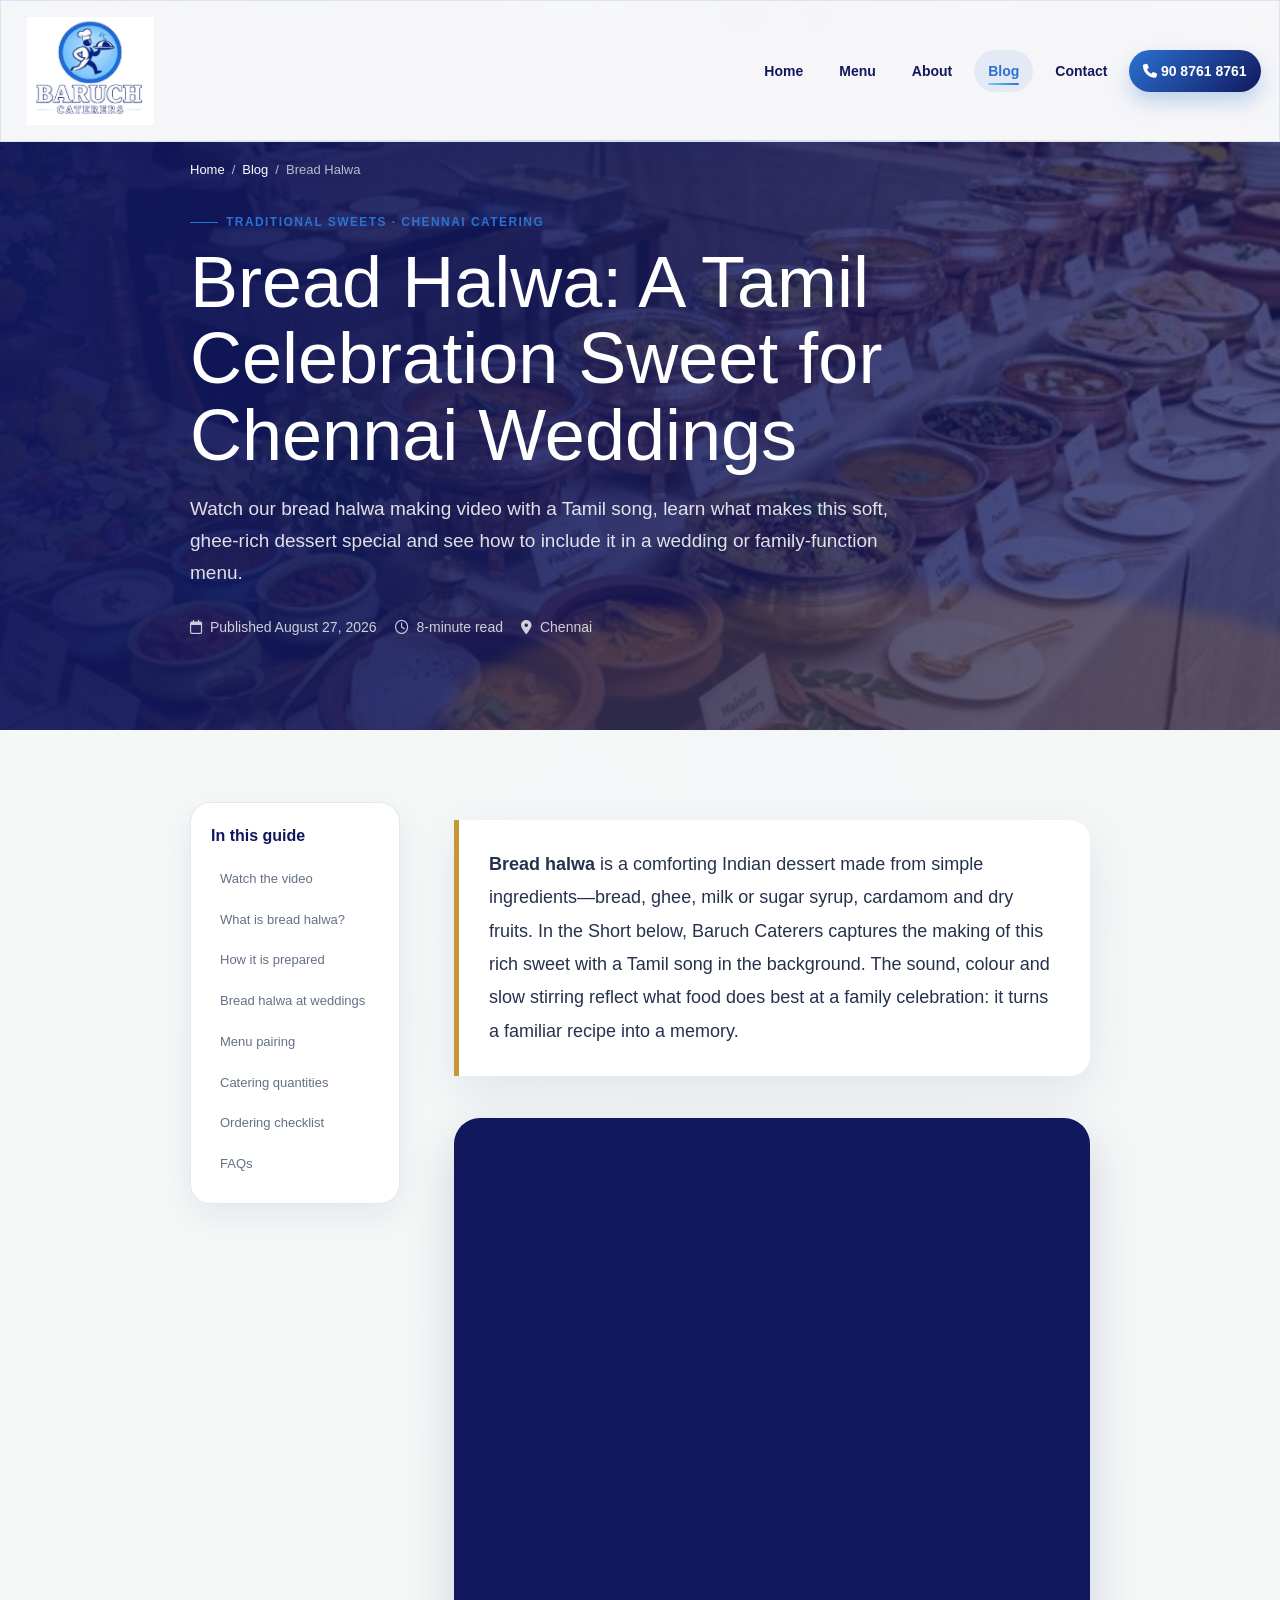
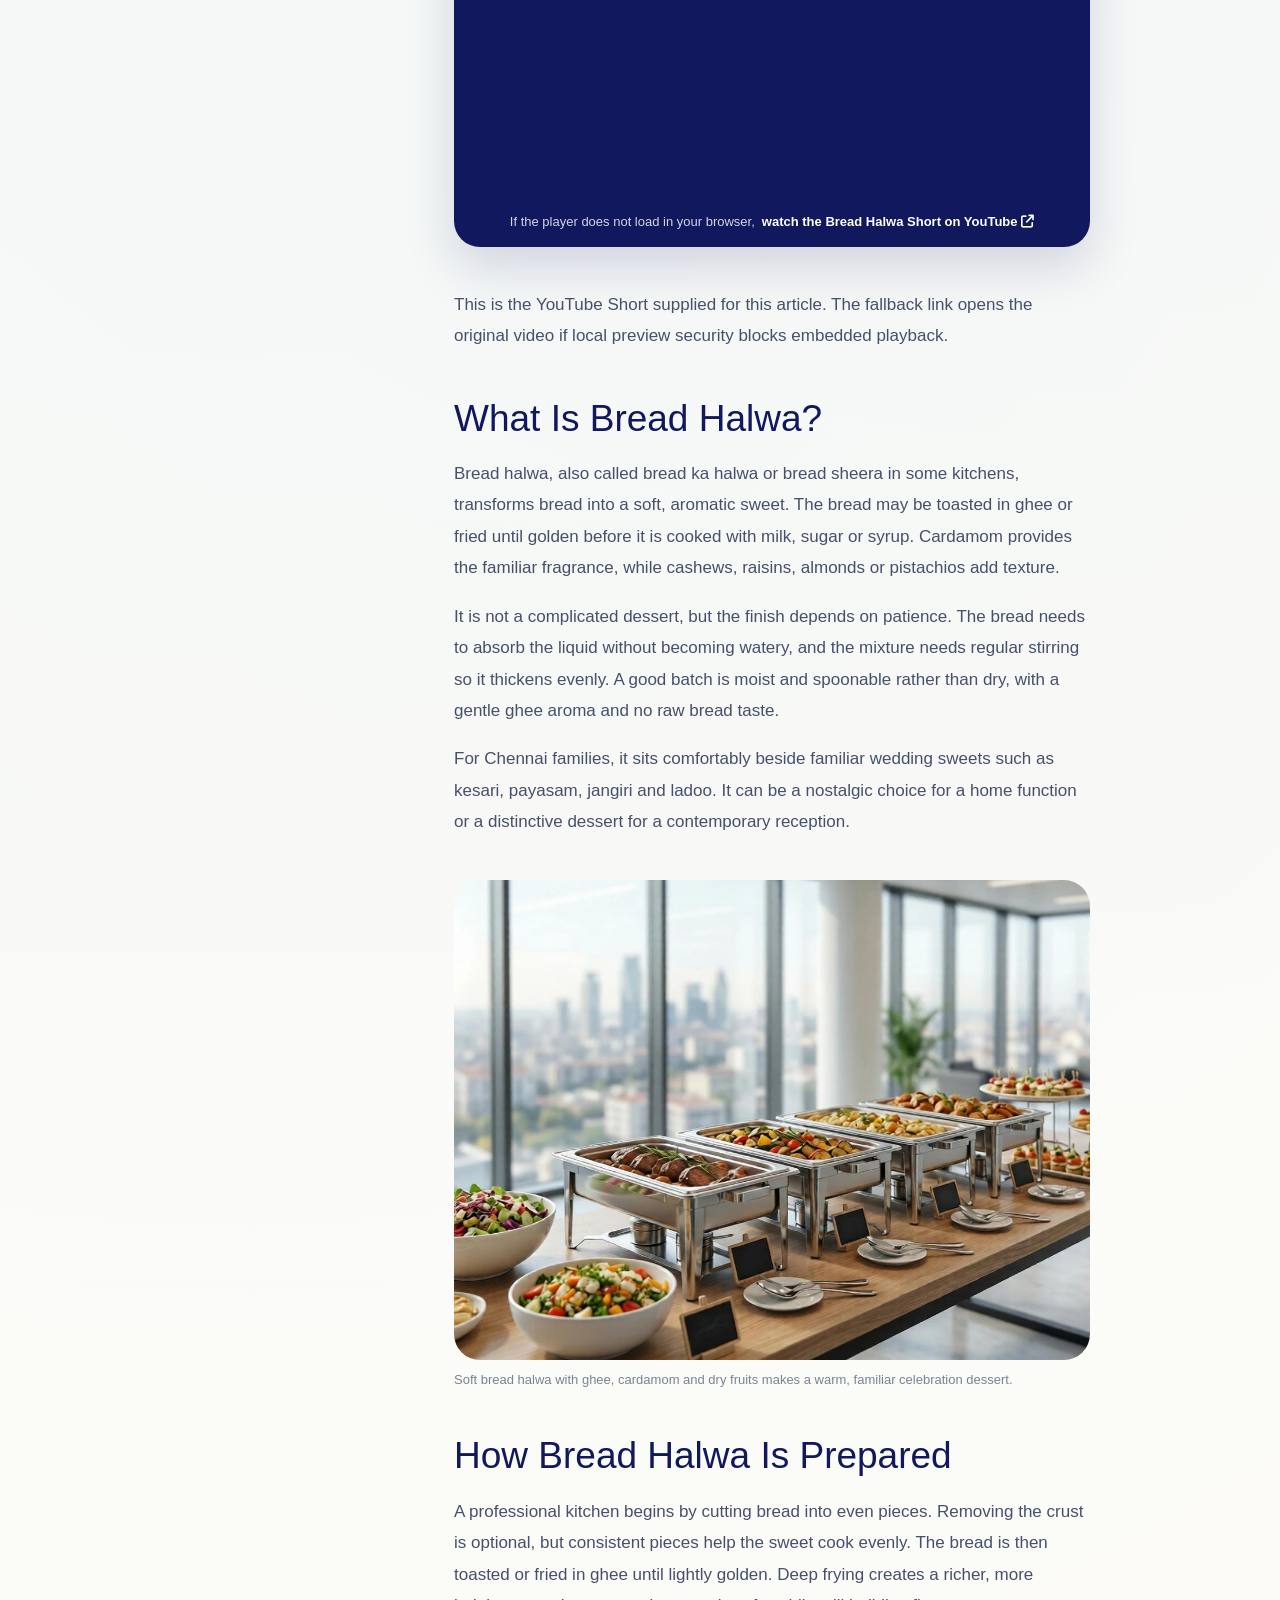
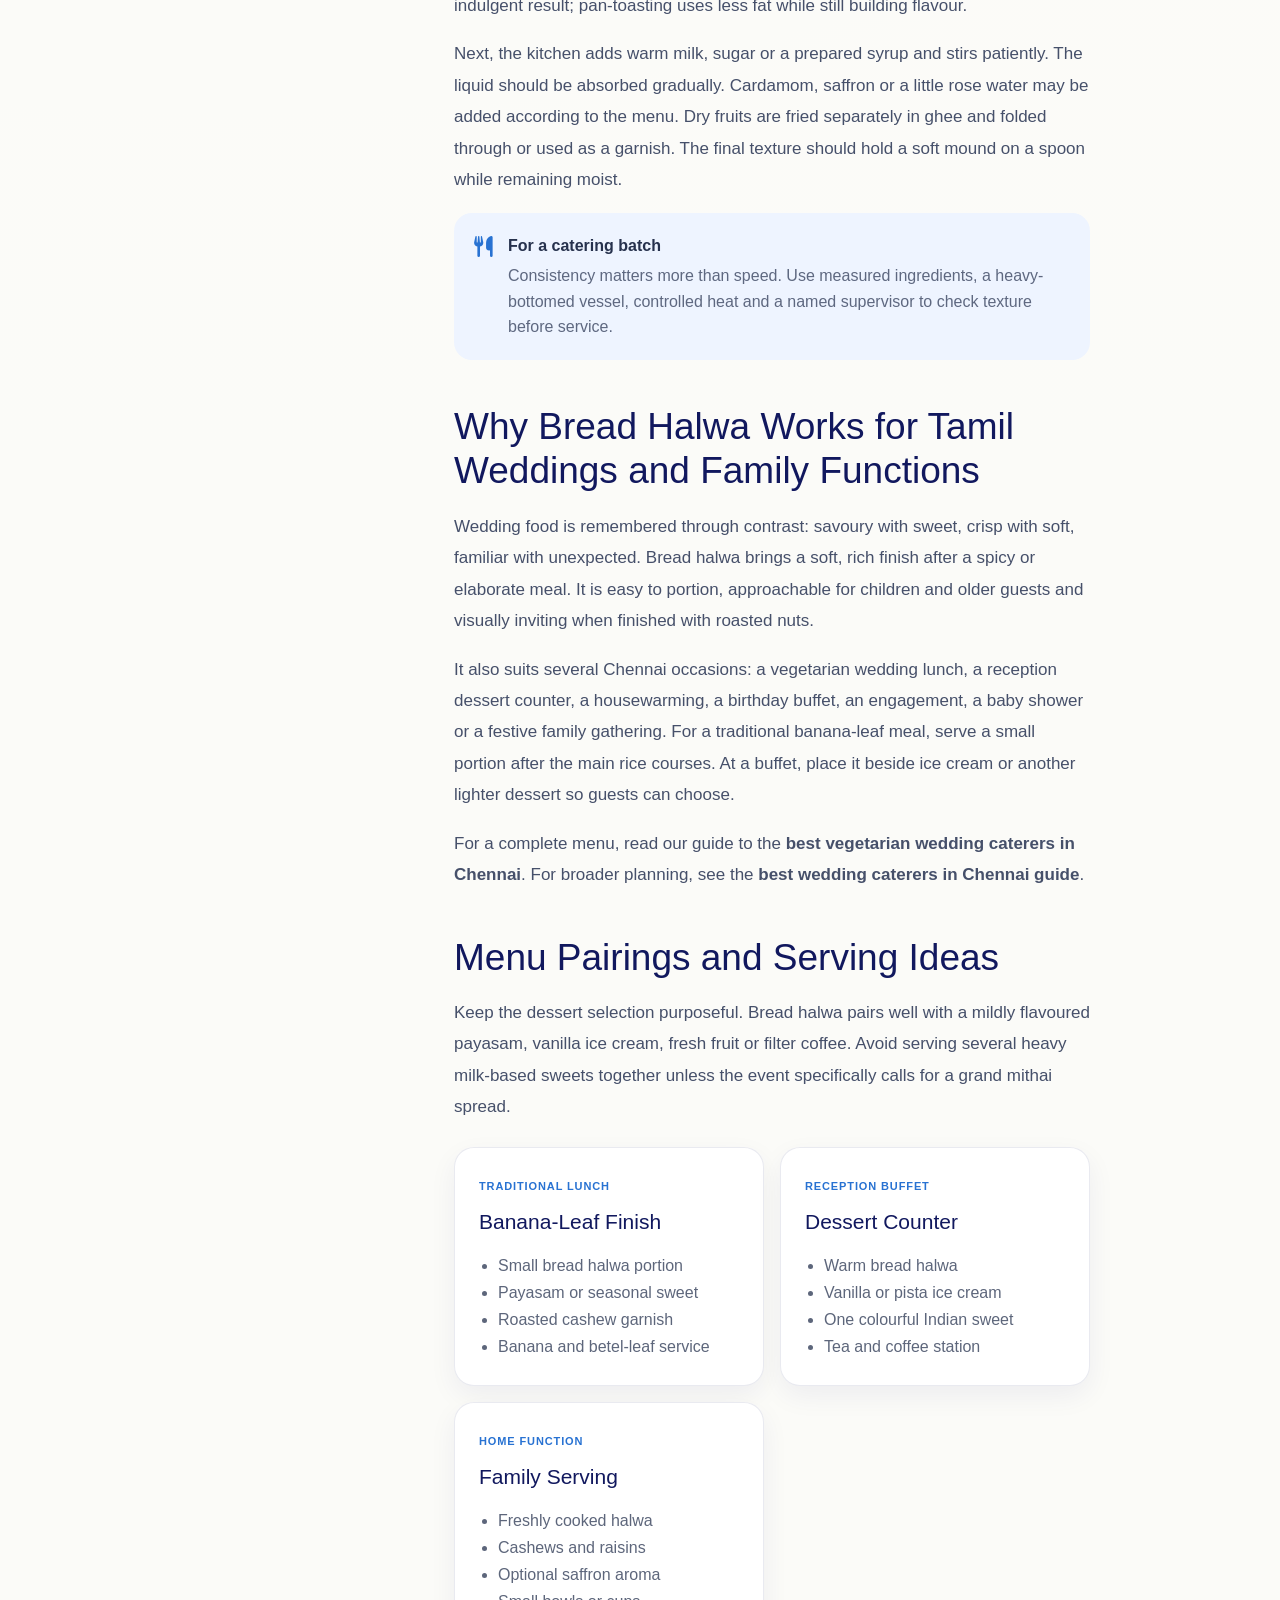
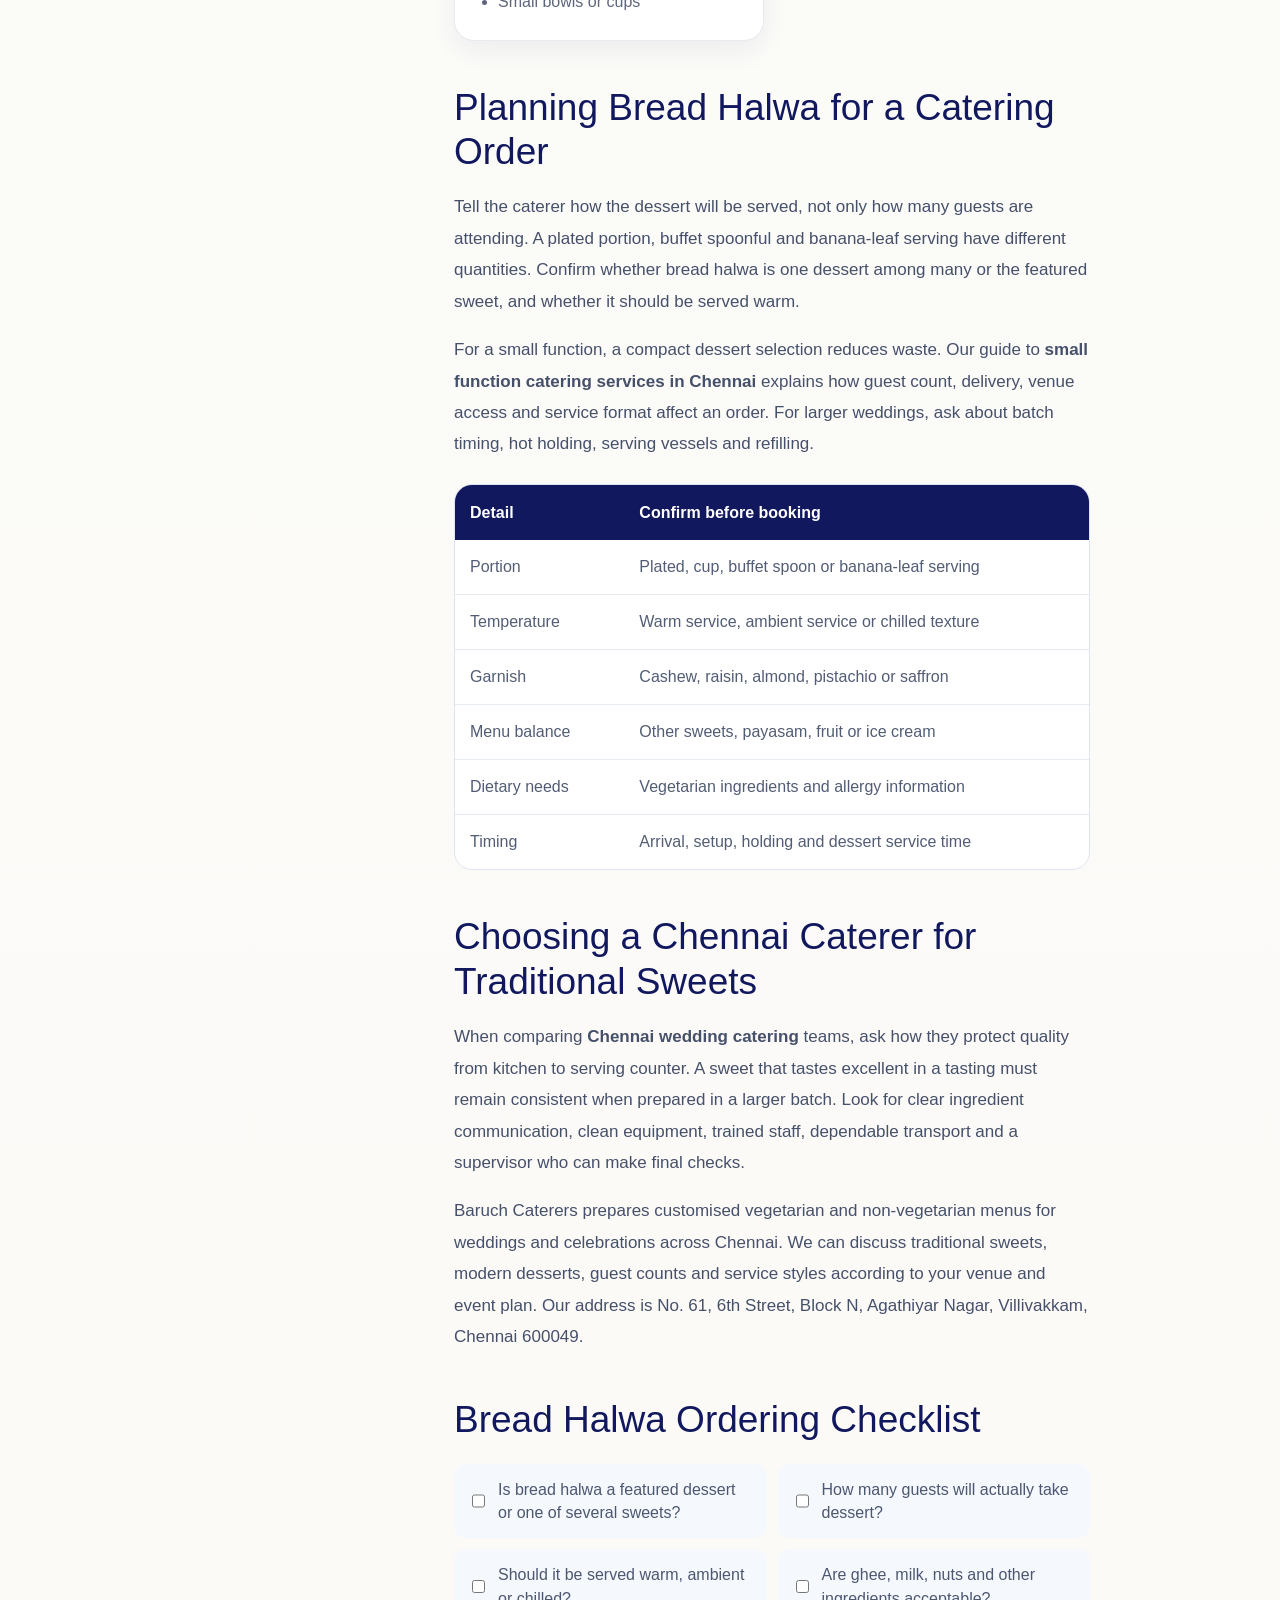
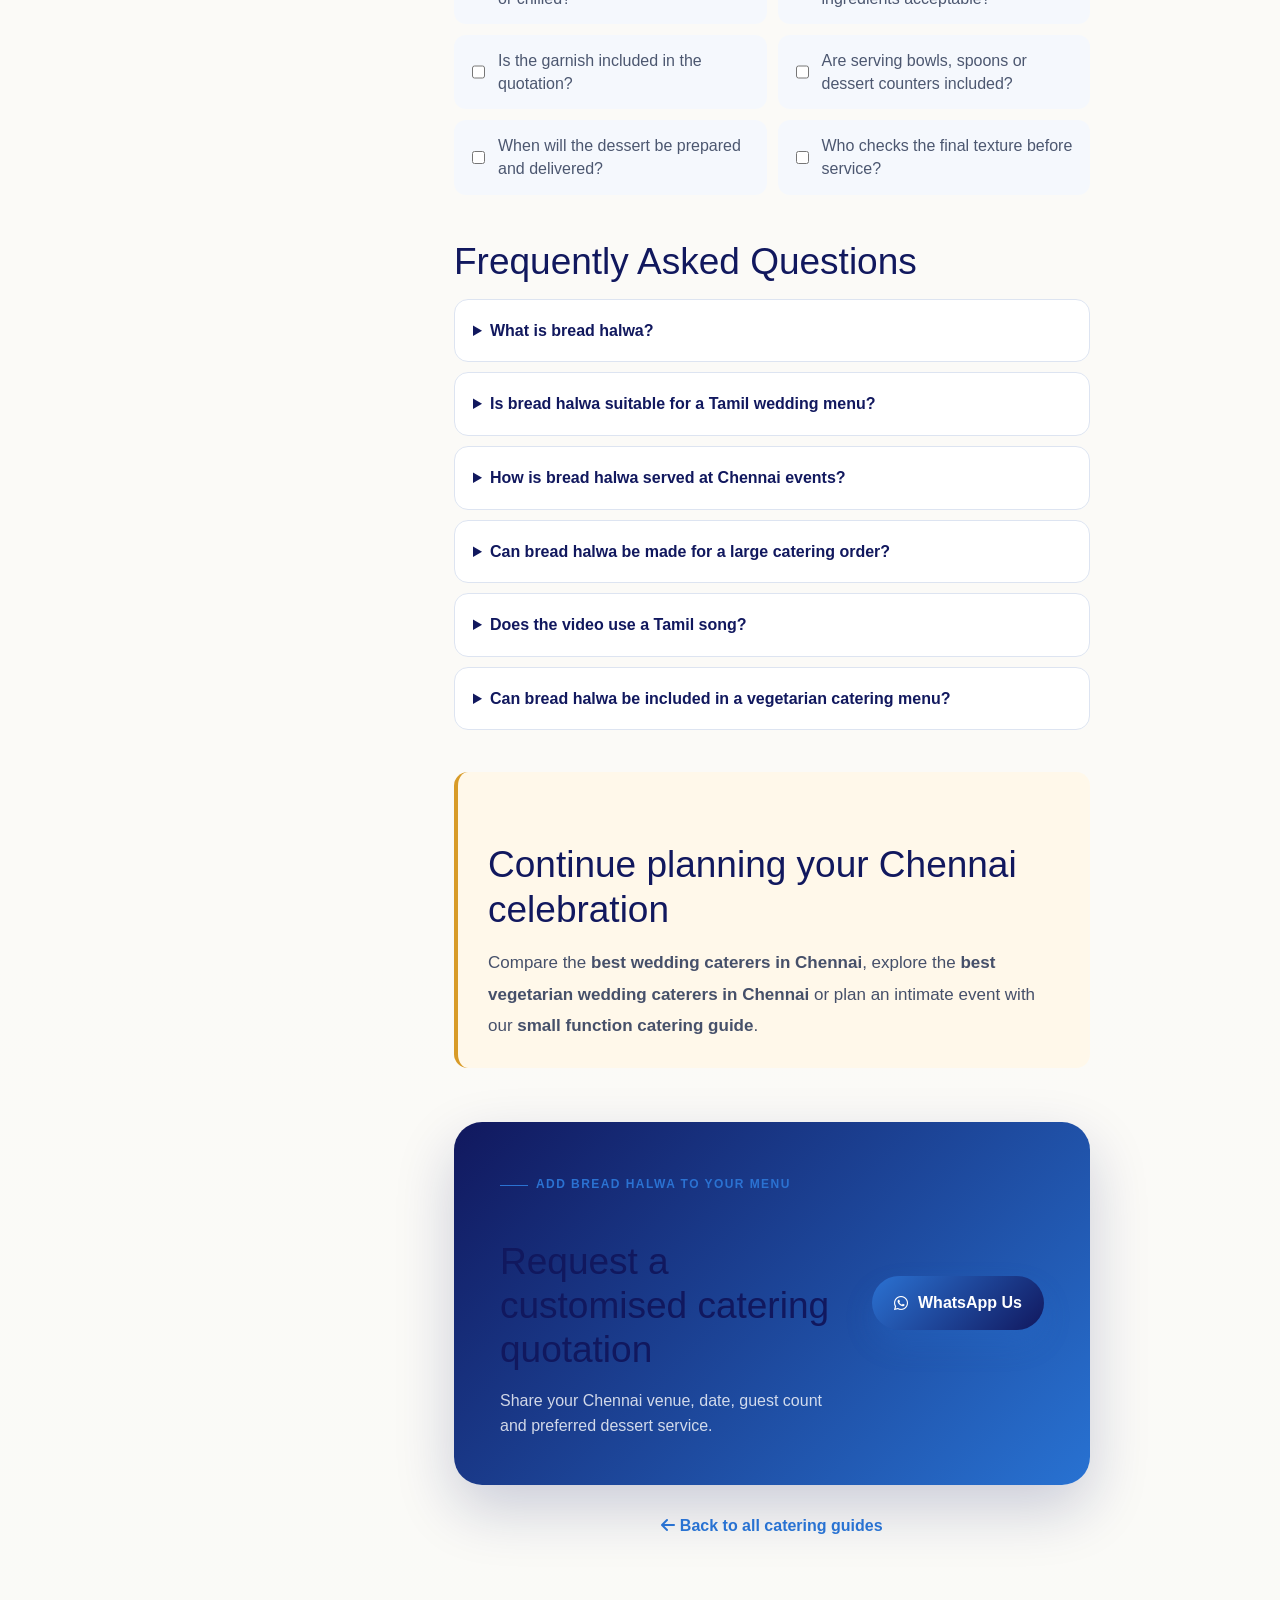
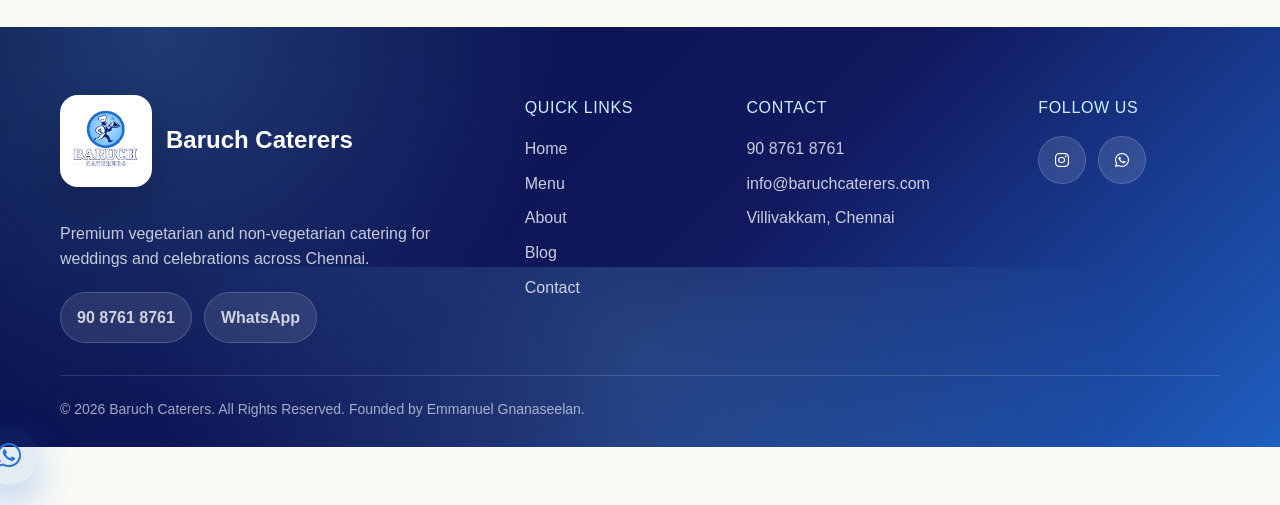
<file: bread-halwa-tamil-wedding-sweet.html>
<!DOCTYPE html>
<html lang="en"><head>
<meta charset="UTF-8"><meta name="viewport" content="width=device-width, initial-scale=1.0">
<title>Bread Halwa Tamil Wedding Sweet | Chennai Catering Guide</title>
<meta name="description" content="Learn about bread halwa, a rich Tamil celebration sweet made with bread, ghee, milk, sugar and dry fruits. Watch our Tamil bread halwa video and plan it for Chennai events.">
<meta name="keywords" content="bread halwa, bread halwa Tamil, Tamil wedding sweets, bread halwa recipe, bread ka halwa, Chennai wedding catering, wedding dessert Chennai, traditional sweets for marriage, bread halwa catering">
<link rel="canonical" href="https://www.baruchcaterers.com/bread-halwa-tamil-wedding-sweet.html">
<meta property="og:title" content="Bread Halwa: A Tamil Celebration Sweet for Chennai Weddings"><meta property="og:description" content="Watch Baruch Caterers prepare rich bread halwa with a Tamil song and learn how to serve this comforting sweet at weddings and family functions."><meta property="og:type" content="article"><meta property="og:url" content="https://www.baruchcaterers.com/bread-halwa-tamil-wedding-sweet.html"><meta property="og:image" content="https://www.baruchcaterers.com/assets/images/4.jpg"><meta property="article:published_time" content="2026-08-27"><meta property="article:modified_time" content="2026-08-27">
<meta name="twitter:card" content="summary_large_image"><meta name="twitter:title" content="Bread Halwa Tamil Wedding Sweet"><meta name="twitter:description" content="A Chennai catering guide to bread halwa, menu pairing, quantities, service and the Tamil preparation video."><meta name="twitter:image" content="https://www.baruchcaterers.com/assets/images/4.jpg">
<script type="application/ld+json">{"@context":"https://schema.org","@graph":[{"@type":"Article","headline":"Bread Halwa: A Tamil Celebration Sweet for Chennai Weddings","description":"A Chennai catering guide to bread halwa, its ingredients, preparation, menu pairing and event service.","datePublished":"2026-08-27","dateModified":"2026-08-27","author":{"@type":"Organization","name":"Baruch Caterers","url":"https://www.baruchcaterers.com/"},"publisher":{"@type":"Organization","name":"Baruch Caterers","url":"https://www.baruchcaterers.com/","logo":{"@type":"ImageObject","url":"https://www.baruchcaterers.com/assets/images/baruch-caterers-logo.jpeg"}},"mainEntityOfPage":{"@type":"WebPage","@id":"https://www.baruchcaterers.com/bread-halwa-tamil-wedding-sweet.html"},"image":"https://www.baruchcaterers.com/assets/images/4.jpg"},{"@type":"VideoObject","name":"Bread Halwa Making with Tamil Song | Baruch Caterers","description":"A short Baruch Caterers video showing bread halwa preparation with a Tamil song in the background.","thumbnailUrl":"https://i.ytimg.com/vi/J48gFmoKCbc/hqdefault.jpg","uploadDate":"2026-08-27","embedUrl":"https://www.youtube.com/embed/J48gFmoKCbc","contentUrl":"https://www.youtube.com/shorts/J48gFmoKCbc"},{"@type":"BreadcrumbList","itemListElement":[{"@type":"ListItem","position":1,"name":"Home","item":"https://www.baruchcaterers.com/"},{"@type":"ListItem","position":2,"name":"Blog","item":"https://www.baruchcaterers.com/blog.html"},{"@type":"ListItem","position":3,"name":"Bread Halwa Tamil Wedding Sweet","item":"https://www.baruchcaterers.com/bread-halwa-tamil-wedding-sweet.html"}]},{"@type":"FAQPage","mainEntity":[{"@type":"Question","name":"What is bread halwa?","acceptedAnswer":{"@type":"Answer","text":"Bread halwa is a soft Indian sweet made by cooking toasted or fried bread with ghee, sugar syrup or sugar, milk and cardamom, then finishing it with dry fruits."}},{"@type":"Question","name":"Is bread halwa suitable for a Tamil wedding menu?","acceptedAnswer":{"@type":"Answer","text":"Yes. Its rich texture and familiar ingredients make bread halwa a comforting dessert for wedding lunches, receptions, family functions and festive menus when prepared and served fresh."}},{"@type":"Question","name":"How is bread halwa served at Chennai events?","acceptedAnswer":{"@type":"Answer","text":"Serve it warm in small portions with cashews and raisins, or chill it for a firmer dessert. It can be plated, served from a dessert counter or paired with ice cream for a reception."}},{"@type":"Question","name":"Can bread halwa be made for a large catering order?","acceptedAnswer":{"@type":"Answer","text":"Yes, but the caterer should plan batch size, stirring, holding temperature, portion control and service timing so the halwa remains soft and aromatic."}},{"@type":"Question","name":"Does the video use a Tamil song?","acceptedAnswer":{"@type":"Answer","text":"The embedded Short is the Baruch Caterers bread halwa video supplied for this guide and includes a Tamil song in the background."}},{"@type":"Question","name":"Can bread halwa be included in a vegetarian catering menu?","acceptedAnswer":{"@type":"Answer","text":"Bread halwa is generally a vegetarian dessert. Confirm the exact ingredients and preparation requirements with your caterer when planning a fully vegetarian or dietary-specific menu."}}]}]}</script>
<link rel="stylesheet" href="https://cdnjs.cloudflare.com/ajax/libs/font-awesome/6.5.2/css/all.min.css"><link rel="stylesheet" href="css/style.css?v=20260827-23">
</head><body class="blog-page blog-article-page">
<a class="skip-link" href="#main">Skip to content</a>
<header class="site-header" data-header><a class="brand" href="index.html" aria-label="Baruch Caterers home"><img class="brand-logo" src="assets/images/baruch-caterers-logo.jpeg" alt="Baruch Caterers logo"></a><button class="nav-toggle" type="button" aria-label="Open menu" aria-expanded="false" data-nav-toggle><span></span><span></span><span></span></button><nav class="site-nav" data-nav><a href="index.html">Home</a><a href="menu.html">Menu</a><a href="about.html">About</a><a href="blog.html" class="active">Blog</a><a href="contact.html">Contact</a><a class="nav-cta" href="tel:+919087618761"><i class="fa-solid fa-phone"></i> 90 8761 8761</a></nav></header>
<main id="main"><section class="blog-hero"><div class="container blog-hero-inner reveal"><nav class="article-breadcrumb" aria-label="Breadcrumb"><a href="index.html">Home</a><span>/</span><a href="blog.html">Blog</a><span>/</span><span>Bread Halwa</span></nav><span class="eyebrow">Traditional Sweets · Chennai Catering</span><h1>Bread Halwa: A Tamil Celebration Sweet for Chennai Weddings</h1><p>Watch our bread halwa making video with a Tamil song, learn what makes this soft, ghee-rich dessert special and see how to include it in a wedding or family-function menu.</p><div class="blog-meta"><span><i class="fa-regular fa-calendar"></i> Published August 27, 2026</span><span><i class="fa-regular fa-clock"></i> 8-minute read</span><span><i class="fa-solid fa-location-dot"></i> Chennai</span></div></div></section>
<article class="blog-article container"><div class="article-layout"><aside class="article-toc"><strong>In this guide</strong><a href="#video">Watch the video</a><a href="#what">What is bread halwa?</a><a href="#method">How it is prepared</a><a href="#wedding">Bread halwa at weddings</a><a href="#menu">Menu pairing</a><a href="#catering">Catering quantities</a><a href="#checklist">Ordering checklist</a><a href="#faq">FAQs</a></aside><div class="article-content">
<section id="video"><p class="blog-intro"><strong>Bread halwa</strong> is a comforting Indian dessert made from simple ingredients—bread, ghee, milk or sugar syrup, cardamom and dry fruits. In the Short below, Baruch Caterers captures the making of this rich sweet with a Tamil song in the background. The sound, colour and slow stirring reflect what food does best at a family celebration: it turns a familiar recipe into a memory.</p><div class="article-video"><iframe src="https://www.youtube-nocookie.com/embed/J48gFmoKCbc?rel=0&amp;playsinline=1&amp;origin=https%3A%2F%2Fwww.baruchcaterers.com" title="Bread halwa making with Tamil song by Baruch Caterers" loading="lazy" referrerpolicy="strict-origin-when-cross-origin" allow="accelerometer; autoplay; clipboard-write; encrypted-media; gyroscope; picture-in-picture; web-share" allowfullscreen></iframe><div class="video-fallback"><span>If the player does not load in your browser,</span> <a href="https://youtube.com/shorts/J48gFmoKCbc" target="_blank" rel="noopener">watch the Bread Halwa Short on YouTube <i class="fa-solid fa-arrow-up-right-from-square"></i></a></div></div><p class="video-note">This is the YouTube Short supplied for this article. The fallback link opens the original video if local preview security blocks embedded playback.</p></section>
<section id="what"><h2>What Is Bread Halwa?</h2><p>Bread halwa, also called bread ka halwa or bread sheera in some kitchens, transforms bread into a soft, aromatic sweet. The bread may be toasted in ghee or fried until golden before it is cooked with milk, sugar or syrup. Cardamom provides the familiar fragrance, while cashews, raisins, almonds or pistachios add texture.</p><p>It is not a complicated dessert, but the finish depends on patience. The bread needs to absorb the liquid without becoming watery, and the mixture needs regular stirring so it thickens evenly. A good batch is moist and spoonable rather than dry, with a gentle ghee aroma and no raw bread taste.</p><p>For Chennai families, it sits comfortably beside familiar wedding sweets such as kesari, payasam, jangiri and ladoo. It can be a nostalgic choice for a home function or a distinctive dessert for a contemporary reception.</p></section>
<figure class="article-image-wide"><img src="assets/images/4.jpg" alt="Rich bread halwa dessert garnished with dry fruits for a Tamil celebration" loading="lazy"><figcaption>Soft bread halwa with ghee, cardamom and dry fruits makes a warm, familiar celebration dessert.</figcaption></figure>
<section id="method"><h2>How Bread Halwa Is Prepared</h2><p>A professional kitchen begins by cutting bread into even pieces. Removing the crust is optional, but consistent pieces help the sweet cook evenly. The bread is then toasted or fried in ghee until lightly golden. Deep frying creates a richer, more indulgent result; pan-toasting uses less fat while still building flavour.</p><p>Next, the kitchen adds warm milk, sugar or a prepared syrup and stirs patiently. The liquid should be absorbed gradually. Cardamom, saffron or a little rose water may be added according to the menu. Dry fruits are fried separately in ghee and folded through or used as a garnish. The final texture should hold a soft mound on a spoon while remaining moist.</p><div class="quick-answer-box"><i class="fa-solid fa-utensils"></i><div><strong>For a catering batch</strong><p>Consistency matters more than speed. Use measured ingredients, a heavy-bottomed vessel, controlled heat and a named supervisor to check texture before service.</p></div></div></section>
<section id="wedding"><h2>Why Bread Halwa Works for Tamil Weddings and Family Functions</h2><p>Wedding food is remembered through contrast: savoury with sweet, crisp with soft, familiar with unexpected. Bread halwa brings a soft, rich finish after a spicy or elaborate meal. It is easy to portion, approachable for children and older guests and visually inviting when finished with roasted nuts.</p><p>It also suits several Chennai occasions: a vegetarian wedding lunch, a reception dessert counter, a housewarming, a birthday buffet, an engagement, a baby shower or a festive family gathering. For a traditional banana-leaf meal, serve a small portion after the main rice courses. At a buffet, place it beside ice cream or another lighter dessert so guests can choose.</p><p>For a complete menu, read our guide to the <a href="best-vegetarian-wedding-caterers-in-chennai.html"><strong>best vegetarian wedding caterers in Chennai</strong></a>. For broader planning, see the <a href="best-wedding-caterers-in-chennai.html"><strong>best wedding caterers in Chennai guide</strong></a>.</p></section>
<section id="menu"><h2>Menu Pairings and Serving Ideas</h2><p>Keep the dessert selection purposeful. Bread halwa pairs well with a mildly flavoured payasam, vanilla ice cream, fresh fruit or filter coffee. Avoid serving several heavy milk-based sweets together unless the event specifically calls for a grand mithai spread.</p><div class="sample-menu-grid"><article><span>Traditional Lunch</span><h3>Banana-Leaf Finish</h3><ul><li>Small bread halwa portion</li><li>Payasam or seasonal sweet</li><li>Roasted cashew garnish</li><li>Banana and betel-leaf service</li></ul></article><article><span>Reception Buffet</span><h3>Dessert Counter</h3><ul><li>Warm bread halwa</li><li>Vanilla or pista ice cream</li><li>One colourful Indian sweet</li><li>Tea and coffee station</li></ul></article><article><span>Home Function</span><h3>Family Serving</h3><ul><li>Freshly cooked halwa</li><li>Cashews and raisins</li><li>Optional saffron aroma</li><li>Small bowls or cups</li></ul></article></div></section>
<section id="catering"><h2>Planning Bread Halwa for a Catering Order</h2><p>Tell the caterer how the dessert will be served, not only how many guests are attending. A plated portion, buffet spoonful and banana-leaf serving have different quantities. Confirm whether bread halwa is one dessert among many or the featured sweet, and whether it should be served warm.</p><p>For a small function, a compact dessert selection reduces waste. Our guide to <a href="small-function-catering-services-in-chennai.html"><strong>small function catering services in Chennai</strong></a> explains how guest count, delivery, venue access and service format affect an order. For larger weddings, ask about batch timing, hot holding, serving vessels and refilling.</p><div class="article-table-wrap"><table class="article-table"><thead><tr><th>Detail</th><th>Confirm before booking</th></tr></thead><tbody><tr><td>Portion</td><td>Plated, cup, buffet spoon or banana-leaf serving</td></tr><tr><td>Temperature</td><td>Warm service, ambient service or chilled texture</td></tr><tr><td>Garnish</td><td>Cashew, raisin, almond, pistachio or saffron</td></tr><tr><td>Menu balance</td><td>Other sweets, payasam, fruit or ice cream</td></tr><tr><td>Dietary needs</td><td>Vegetarian ingredients and allergy information</td></tr><tr><td>Timing</td><td>Arrival, setup, holding and dessert service time</td></tr></tbody></table></div></section>
<section><h2>Choosing a Chennai Caterer for Traditional Sweets</h2><p>When comparing <strong>Chennai wedding catering</strong> teams, ask how they protect quality from kitchen to serving counter. A sweet that tastes excellent in a tasting must remain consistent when prepared in a larger batch. Look for clear ingredient communication, clean equipment, trained staff, dependable transport and a supervisor who can make final checks.</p><p>Baruch Caterers prepares customised vegetarian and non-vegetarian menus for weddings and celebrations across Chennai. We can discuss traditional sweets, modern desserts, guest counts and service styles according to your venue and event plan. Our address is No. 61, 6th Street, Block N, Agathiyar Nagar, Villivakkam, Chennai 600049.</p></section>
<section id="checklist"><h2>Bread Halwa Ordering Checklist</h2><div class="booking-checklist"><label><input type="checkbox"> Is bread halwa a featured dessert or one of several sweets?</label><label><input type="checkbox"> How many guests will actually take dessert?</label><label><input type="checkbox"> Should it be served warm, ambient or chilled?</label><label><input type="checkbox"> Are ghee, milk, nuts and other ingredients acceptable?</label><label><input type="checkbox"> Is the garnish included in the quotation?</label><label><input type="checkbox"> Are serving bowls, spoons or dessert counters included?</label><label><input type="checkbox"> When will the dessert be prepared and delivered?</label><label><input type="checkbox"> Who checks the final texture before service?</label></div></section>
<section id="faq" class="article-faq"><h2>Frequently Asked Questions</h2><details><summary>What is bread halwa?</summary><p>Bread halwa is a soft Indian sweet made by cooking toasted or fried bread with ghee, milk or sugar syrup, cardamom and dry fruits.</p></details><details><summary>Is bread halwa suitable for a Tamil wedding menu?</summary><p>Yes. It is a comforting vegetarian dessert for wedding lunches, receptions and family functions when prepared and served fresh.</p></details><details><summary>How is bread halwa served at Chennai events?</summary><p>Serve it warm in small portions with cashews and raisins, or chilled for a firmer texture. It can be plated or offered from a dessert counter.</p></details><details><summary>Can bread halwa be made for a large catering order?</summary><p>Yes. Plan batch size, stirring, holding temperature, portion control and service timing so the halwa remains soft and aromatic.</p></details><details><summary>Does the video use a Tamil song?</summary><p>The embedded Short is the Baruch Caterers bread halwa video supplied for this guide and includes a Tamil song in the background.</p></details><details><summary>Can bread halwa be included in a vegetarian catering menu?</summary><p>It is generally vegetarian. Confirm the exact ingredients and preparation requirements with your caterer for dietary-specific menus.</p></details></section>
<section class="related-articles"><h2>Continue planning your Chennai celebration</h2><p>Compare the <a href="best-wedding-caterers-in-chennai.html"><strong>best wedding caterers in Chennai</strong></a>, explore the <a href="best-vegetarian-wedding-caterers-in-chennai.html"><strong>best vegetarian wedding caterers in Chennai</strong></a> or plan an intimate event with our <a href="small-function-catering-services-in-chennai.html"><strong>small function catering guide</strong></a>.</p></section><aside class="blog-cta"><div><span class="eyebrow">Add Bread Halwa to Your Menu</span><h2>Request a customised catering quotation</h2><p>Share your Chennai venue, date, guest count and preferred dessert service.</p></div><a class="btn btn-primary" href="https://wa.me/919087618761?text=Hi%20Baruch%20Caterers,%20I%20would%20like%20to%20add%20bread%20halwa%20to%20my%20catering%20menu." target="_blank" rel="noopener"><i class="fa-brands fa-whatsapp"></i> WhatsApp Us</a></aside><div class="article-back"><a href="blog.html"><i class="fa-solid fa-arrow-left"></i> Back to all catering guides</a></div>
</div></div></article></main>
<footer class="site-footer"><div class="container footer-grid premium-footer-grid"><div class="footer-brand-block"><a class="footer-logo-brand" href="index.html"><img src="assets/images/baruch-caterers-logo.jpeg" alt="Baruch Caterers logo"><span>Baruch <strong>Caterers</strong></span></a><p>Premium vegetarian and non-vegetarian catering for weddings and celebrations across Chennai.</p><div class="footer-contact-pills"><a href="tel:+919087618761">90 8761 8761</a><a href="https://wa.me/919087618761" target="_blank" rel="noopener">WhatsApp</a></div></div><div><h3>Quick Links</h3><a href="index.html">Home</a><a href="menu.html">Menu</a><a href="about.html">About</a><a href="blog.html">Blog</a><a href="contact.html">Contact</a></div><div><h3>Contact</h3><a href="tel:+919087618761">90 8761 8761</a><a href="mailto:info@baruchcaterers.com">info@baruchcaterers.com</a><a href="https://www.google.com/maps?q=NO+61,+6th+Street,+Block+N,+Agathiyar+Nagar,+Villivakkam,+Chennai,+Tamil+Nadu+600049" target="_blank" rel="noopener">Villivakkam, Chennai</a></div><div><h3>Follow Us</h3><div class="social-links"><a href="https://www.instagram.com/baruch_caterers/" target="_blank" rel="noopener" aria-label="Instagram"><i class="fa-brands fa-instagram"></i></a><a href="https://wa.me/919087618761" target="_blank" rel="noopener" aria-label="WhatsApp"><i class="fa-brands fa-whatsapp"></i></a></div></div></div><div class="footer-bottom">&copy; 2026 Baruch Caterers. All Rights Reserved. Founded by Emmanuel Gnanaseelan.</div></footer><a class="whatsapp-float" href="https://wa.me/919087618761" target="_blank" rel="noopener" aria-label="Chat on WhatsApp"><i class="fa-brands fa-whatsapp"></i></a><script src="js/vendor/gsap.min.js"></script><script src="js/vendor/ScrollTrigger.min.js"></script><script src="js/script.js?v=20260821-19"></script>
</body></html>
</file>
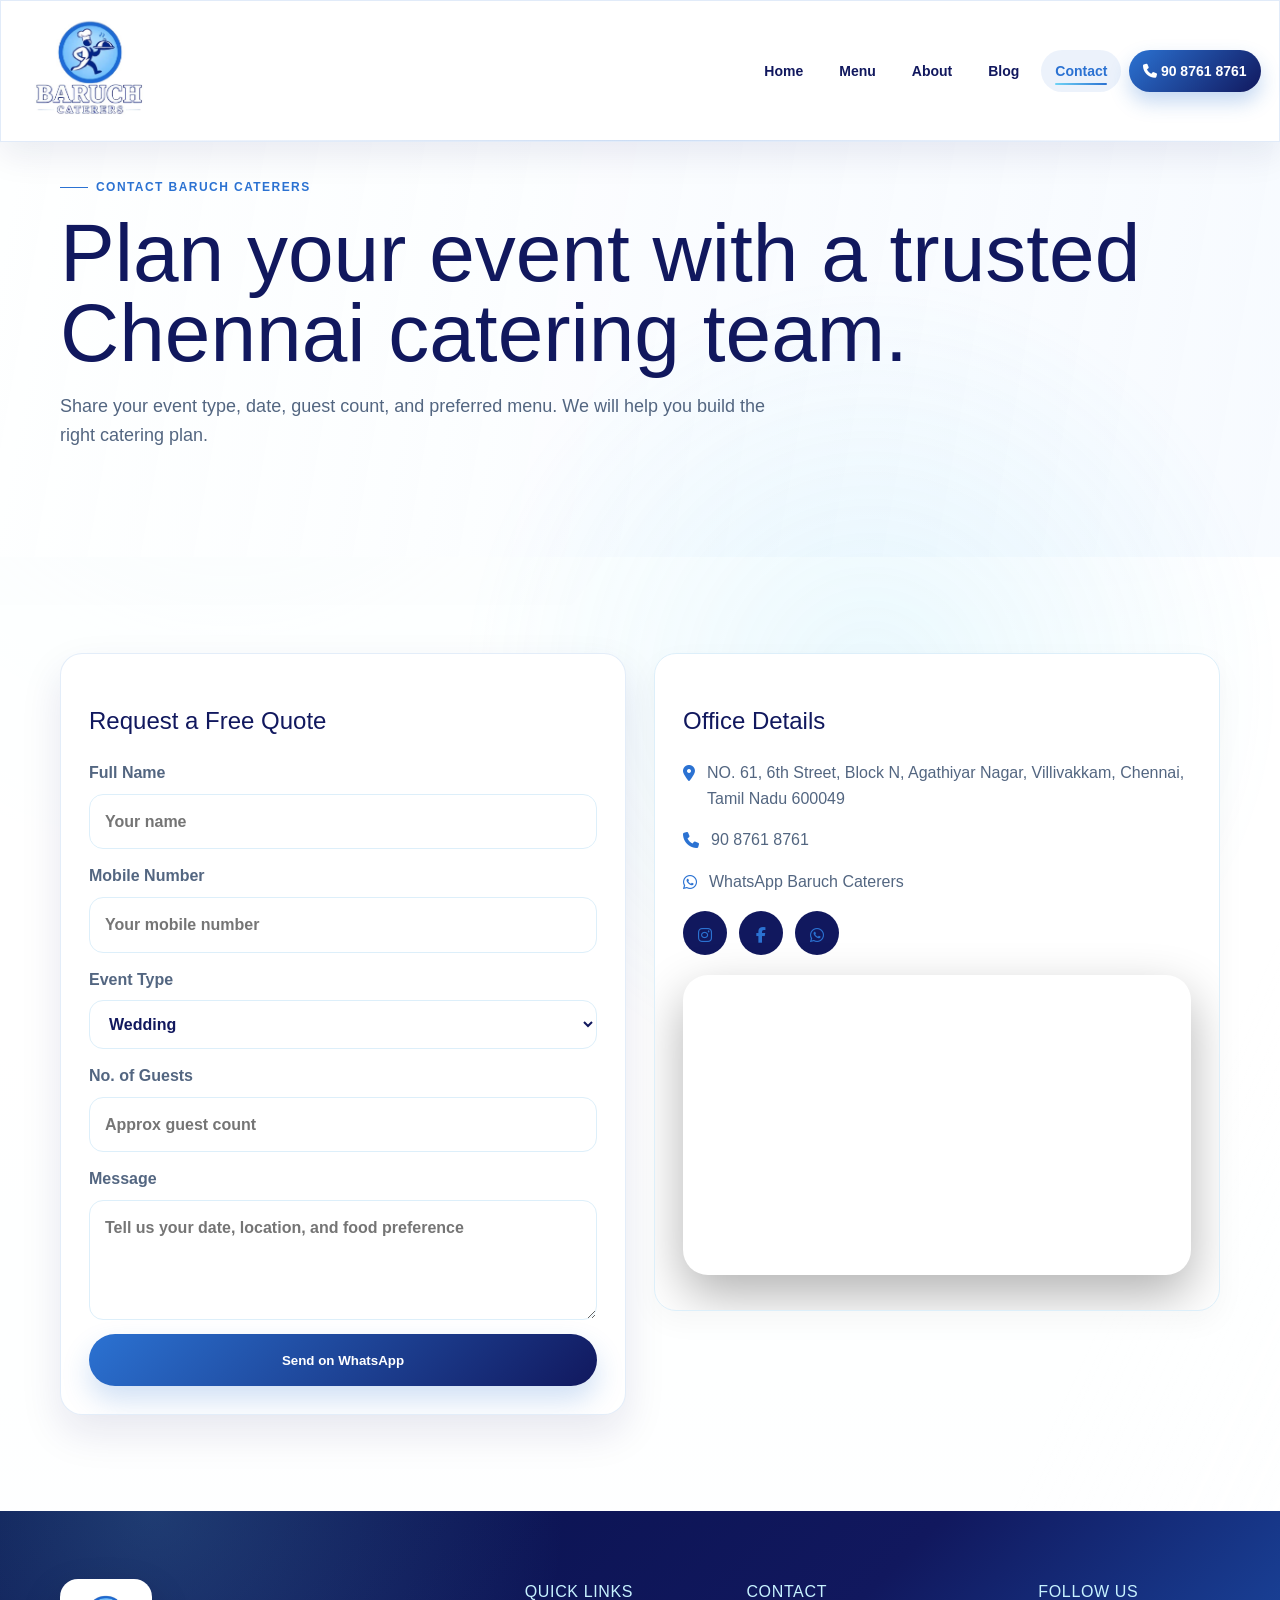
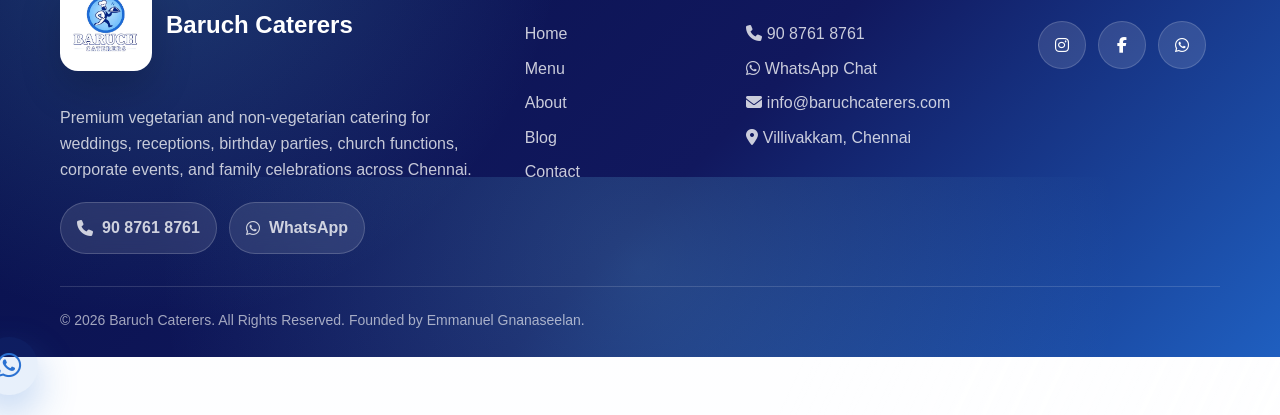
<file: contact.html>
<!DOCTYPE html>
<html lang="en">
<head>
  <meta charset="UTF-8">
  <meta name="viewport" content="width=device-width, initial-scale=1.0">
  <title>Contact | Baruch Caterers Chennai</title>
  <meta name="description" content="Contact Baruch Caterers in Villivakkam, Chennai for wedding catering, party catering, corporate catering, and special occasion catering. Call 90 8761 8761.">
  <meta property="og:title" content="Contact Baruch Caterers">
  <meta property="og:description" content="Call or WhatsApp Baruch Caterers for premium catering in Chennai.">
  <meta property="og:type" content="website">
  <meta property="og:image" content="assets/images/1.jpg">
  <link rel="stylesheet" href="https://cdnjs.cloudflare.com/ajax/libs/font-awesome/6.5.2/css/all.min.css">
  <link rel="stylesheet" href="css/style.css?v=20260727-13">
</head>
<body>
  <header class="site-header" data-header>
    <a class="brand" href="index.html" aria-label="Baruch Caterers home">
      <img class="brand-logo" src="assets/images/baruch-caterers-logo.jpeg" alt="Baruch Caterers logo">
    </a>
    <button class="nav-toggle" type="button" aria-label="Open menu" aria-expanded="false" data-nav-toggle><span></span><span></span><span></span></button>
    <nav class="site-nav" data-nav>
      <a href="index.html">Home</a><a href="menu.html">Menu</a><a href="about.html">About</a><a href="blog.html">Blog</a><a href="contact.html" class="active">Contact</a>
      <a class="nav-cta" href="tel:+919087618761"><i class="fa-solid fa-phone"></i> 90 8761 8761</a>
    </nav>
  </header>

  <main>
    <section class="page-hero">
      <div class="container reveal">
        <span class="eyebrow">Contact Baruch Caterers</span>
        <h1>Plan your event with a trusted Chennai catering team.</h1>
        <p>Share your event type, date, guest count, and preferred menu. We will help you build the right catering plan.</p>
      </div>
    </section>

    <section class="section-pad contact-page">
      <div class="container contact-page-grid">
        <div class="contact-card reveal">
          <h2>Request a Free Quote</h2>
          <form class="quote-form" data-quote-form>
            <label>Full Name<input type="text" name="name" placeholder="Your name" required></label>
            <label>Mobile Number<input type="tel" name="phone" placeholder="Your mobile number" required></label>
            <label>Event Type<select name="event"><option>Wedding</option><option>Party</option><option>Corporate</option><option>Church Function</option><option>Family Function</option><option>Special Occasion</option></select></label>
            <label>No. of Guests<input type="number" name="guests" placeholder="Approx guest count" min="1"></label>
            <label>Message<textarea name="message" placeholder="Tell us your date, location, and food preference"></textarea></label>
            <button class="btn btn-primary" type="submit">Send on WhatsApp</button>
          </form>
        </div>
        <div class="contact-details reveal">
          <h2>Office Details</h2>
          <p><i class="fa-solid fa-location-dot"></i> NO. 61, 6th Street, Block N, Agathiyar Nagar, Villivakkam, Chennai, Tamil Nadu 600049</p>
          <p><i class="fa-solid fa-phone"></i> <a href="tel:+919087618761">90 8761 8761</a></p>
          <p><i class="fa-brands fa-whatsapp"></i> <a href="https://wa.me/919087618761" target="_blank" rel="noopener">WhatsApp Baruch Caterers</a></p>
          <div class="social-links dark-social">
            <a href="https://www.instagram.com/baruch_caterers/" target="_blank" rel="noopener" aria-label="Instagram"><i class="fa-brands fa-instagram"></i></a>
            <a href="https://www.facebook.com/profile.php?id=61591436165904" target="_blank" rel="noopener" aria-label="Facebook"><i class="fa-brands fa-facebook-f"></i></a>
            <a href="https://wa.me/919087618761" target="_blank" rel="noopener" aria-label="WhatsApp"><i class="fa-brands fa-whatsapp"></i></a>
          </div>
          <iframe class="map contact-map" title="Baruch Caterers Google Map — No. 61, 6th Street, Block N, Agathiyar Nagar" src="https://www.google.com/maps?q=Emmanuel+Caterers,+No.+61,+6th+Street,+Block+N,+Agathiyar+Nagar,+Villivakkam,+Chennai,+Tamil+Nadu+600049&output=embed" loading="lazy" allowfullscreen></iframe>
        </div>
      </div>
    </section>
  </main>
  <footer class="site-footer">
    <div class="container footer-grid premium-footer-grid">
      <div class="footer-brand-block">
        <a class="footer-logo-brand" href="index.html" aria-label="Baruch Caterers home">
          <img src="assets/images/baruch-caterers-logo.jpeg" alt="Baruch Caterers logo">
          <span>Baruch <strong>Caterers</strong></span>
        </a>
        <p>Premium vegetarian and non-vegetarian catering for weddings, receptions, birthday parties, church functions, corporate events, and family celebrations across Chennai.</p>
        <div class="footer-contact-pills">
          <a href="tel:+919087618761"><i class="fa-solid fa-phone"></i> 90 8761 8761</a>
          <a href="https://wa.me/919087618761?text=Hi%20Baruch%20Caterers,%20I%20would%20like%20to%20plan%20catering%20for%20my%20event." target="_blank" rel="noopener"><i class="fa-brands fa-whatsapp"></i> WhatsApp</a>
        </div>
      </div>
      <div>
        <h3>Quick Links</h3>
        <a href="index.html">Home</a>
        <a href="menu.html">Menu</a>
        <a href="about.html">About</a>
        <a href="blog.html">Blog</a>
        <a href="contact.html">Contact</a>
      </div>
      <div>
        <h3>Contact</h3>
        <a href="tel:+919087618761"><i class="fa-solid fa-phone"></i> 90 8761 8761</a>
        <a href="https://wa.me/919087618761" target="_blank" rel="noopener"><i class="fa-brands fa-whatsapp"></i> WhatsApp Chat</a>
        <a href="mailto:info@baruchcaterers.com"><i class="fa-solid fa-envelope"></i> info@baruchcaterers.com</a>
        <a href="https://www.google.com/maps?q=NO+61,+6th+Street,+Block+N,+Agathiyar+Nagar,+Villivakkam,+Chennai,+Tamil+Nadu+600049" target="_blank" rel="noopener"><i class="fa-solid fa-location-dot"></i> Villivakkam, Chennai</a>
      </div>
      <div>
        <h3>Follow Us</h3>
        <div class="social-links">
          <a href="https://www.instagram.com/baruch_caterers/" target="_blank" rel="noopener" aria-label="Instagram"><i class="fa-brands fa-instagram"></i></a>
          <a href="https://www.facebook.com/profile.php?id=61591436165904" target="_blank" rel="noopener" aria-label="Facebook"><i class="fa-brands fa-facebook-f"></i></a>
          <a href="https://wa.me/919087618761" target="_blank" rel="noopener" aria-label="WhatsApp"><i class="fa-brands fa-whatsapp"></i></a>
        </div>
      </div>
    </div>
    <div class="footer-bottom">&copy; 2026 Baruch Caterers. All Rights Reserved. Founded by Emmanuel Gnanaseelan.</div>
  </footer>
  <a class="whatsapp-float" href="https://wa.me/919087618761?text=Hi%20Baruch%20Caterers,%20I%20would%20like%20to%20get%20a%20quote%20for%20my%20event." target="_blank" rel="noopener" aria-label="Chat on WhatsApp"><i class="fa-brands fa-whatsapp"></i></a>
  <script src="js/vendor/gsap.min.js"></script>
  <script src="js/vendor/ScrollTrigger.min.js"></script>
  <script src="js/script.js?v=20260727-7"></script>
</body>
</html>
</file>
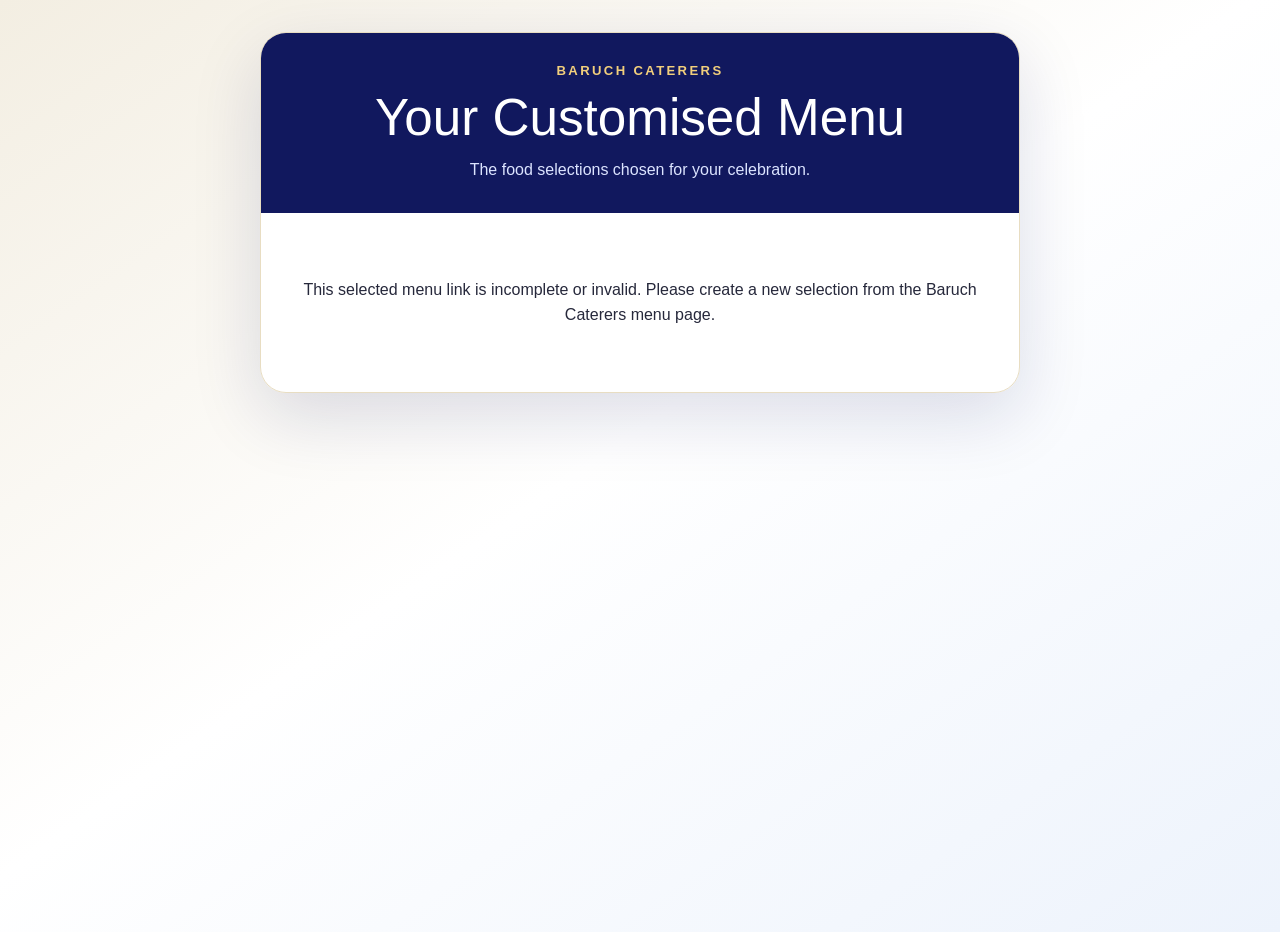
<file: selected-menu.html>
<!doctype html>
<html lang="en">
<head>
  <meta charset="utf-8">
  <meta name="viewport" content="width=device-width, initial-scale=1">
  <meta name="robots" content="noindex, nofollow">
  <title>Your Selected Menu | Baruch Caterers</title>
  <style>
    :root {
      --navy: #11185e;
      --blue: #2872d2;
      --gold: #b78b2d;
      --cream: #faf7ef;
      --line: #e8ddc2;
      --text: #26283b;
    }
    * { box-sizing: border-box; }
    body {
      margin: 0;
      min-height: 100vh;
      background: linear-gradient(145deg, #f3eee2, #fff 48%, #edf3fc);
      color: var(--text);
      font-family: Helvetica, Arial, sans-serif;
    }
    main {
      width: min(760px, calc(100% - 28px));
      margin: 32px auto;
      overflow: hidden;
      border: 1px solid var(--line);
      border-radius: 26px;
      background: rgba(255,255,255,.97);
      box-shadow: 0 24px 70px rgba(17,24,94,.14);
    }
    header {
      padding: 30px clamp(22px, 6vw, 54px);
      background: var(--navy);
      color: #fff;
      text-align: center;
    }
    .brand {
      margin: 0 0 12px;
      color: #f2cf7c;
      font-size: .82rem;
      font-weight: 700;
      letter-spacing: .18em;
      text-transform: uppercase;
    }
    h1 {
      margin: 0;
      font-size: clamp(2rem, 7vw, 3.2rem);
      font-weight: 400;
      line-height: 1.08;
    }
    .intro {
      margin: 12px 0 0;
      color: #dce4ff;
      line-height: 1.6;
    }
    #menu-content { padding: clamp(24px, 6vw, 48px); }
    .category {
      margin-bottom: 20px;
      padding: 22px;
      border: 1px solid var(--line);
      border-radius: 18px;
      background: var(--cream);
    }
    .category:last-child { margin-bottom: 0; }
    h2 {
      margin: 0 0 16px;
      color: var(--navy);
      font-size: 1.25rem;
      font-weight: 400;
    }
    ul {
      display: grid;
      gap: 10px;
      margin: 0;
      padding: 0;
      list-style: none;
    }
    li {
      position: relative;
      padding: 0 0 10px 24px;
      border-bottom: 1px solid #e7e0cf;
      line-height: 1.45;
    }
    li:last-child { padding-bottom: 0; border-bottom: 0; }
    li::before {
      position: absolute;
      top: .42em;
      left: 2px;
      width: 7px;
      height: 7px;
      border-radius: 50%;
      background: var(--gold);
      content: "";
    }
    .total {
      margin: 24px 0 0;
      color: var(--navy);
      font-weight: 700;
      text-align: center;
    }
    .actions {
      display: grid;
      grid-template-columns: minmax(220px, 360px);
      justify-content: center;
      gap: 12px;
      padding: 0 clamp(24px, 6vw, 48px) clamp(28px, 6vw, 48px);
    }
    .button {
      display: flex;
      min-height: 50px;
      align-items: center;
      justify-content: center;
      border: 1px solid var(--navy);
      border-radius: 999px;
      background: var(--navy);
      color: #fff;
      font-weight: 700;
      text-align: center;
      text-decoration: none;
    }
    .button.secondary { background: #fff; color: var(--navy); }
    .error {
      padding: 48px 24px;
      text-align: center;
      line-height: 1.6;
    }
    [hidden] { display: none !important; }
    @media (max-width: 520px) {
      main { width: calc(100% - 18px); margin: 9px auto; border-radius: 20px; }
      header { padding: 25px 18px; }
      #menu-content { padding: 20px 14px; }
      .category { padding: 18px 16px; }
      .actions { grid-template-columns: 1fr; padding: 0 14px 24px; }
    }
    @media print {
      body { background: #fff; }
      main { width: 100%; margin: 0; border: 0; box-shadow: none; }
      .actions { display: none; }
    }
  </style>
</head>
<body>
  <main>
    <header>
      <p class="brand">Baruch Caterers</p>
      <h1>Your Customised Menu</h1>
      <p class="intro">The food selections chosen for your celebration.</p>
    </header>
    <div id="menu-content" aria-live="polite"></div>
    <p id="menu-error" class="error" hidden>This selected menu link is incomplete or invalid. Please create a new selection from the Baruch Caterers menu page.</p>
    <div id="menu-actions" class="actions" hidden>
      <button class="button secondary" type="button" onclick="window.print()">Download / Print List</button>
    </div>
  </main>
  <script>
    (() => {
      const encoded = new URLSearchParams(location.search).get("menu");
      const content = document.querySelector("#menu-content");
      const error = document.querySelector("#menu-error");
      const actions = document.querySelector("#menu-actions");
      const showError = () => {
        content.hidden = true;
        error.hidden = false;
      };
      if (!encoded) {
        showError();
        return;
      }
      try {
        const base64 = encoded.replace(/-/g, "+").replace(/_/g, "/");
        const padded = base64 + "=".repeat((4 - base64.length % 4) % 4);
        const binary = atob(padded);
        const bytes = Uint8Array.from(binary, (character) => character.charCodeAt(0));
        const groups = JSON.parse(new TextDecoder().decode(bytes));
        if (!Array.isArray(groups) || !groups.length) throw new Error("Empty menu");
        let total = 0;
        const message = ["Hi Baruch Caterers,", "", "I would like a quotation for this customised menu:", ""];
        groups.forEach(([category, items]) => {
          if (typeof category !== "string" || !Array.isArray(items) || !items.length) return;
          const section = document.createElement("section");
          const heading = document.createElement("h2");
          const list = document.createElement("ul");
          section.className = "category";
          heading.textContent = category;
          message.push(category + ":");
          items.forEach((item) => {
            if (typeof item !== "string") return;
            const row = document.createElement("li");
            row.textContent = item;
            list.append(row);
            message.push("• " + item);
            total += 1;
          });
          message.push("");
          section.append(heading, list);
          content.append(section);
        });
        if (!total) throw new Error("Empty menu");
        const totalOutput = document.createElement("p");
        totalOutput.className = "total";
        totalOutput.textContent = total + " selected item" + (total === 1 ? "" : "s");
        content.append(totalOutput);
        message.push("Total selected items: " + total);
        actions.hidden = false;
      } catch {
        showError();
      }
    })();
  </script>
</body>
</html>
</file>
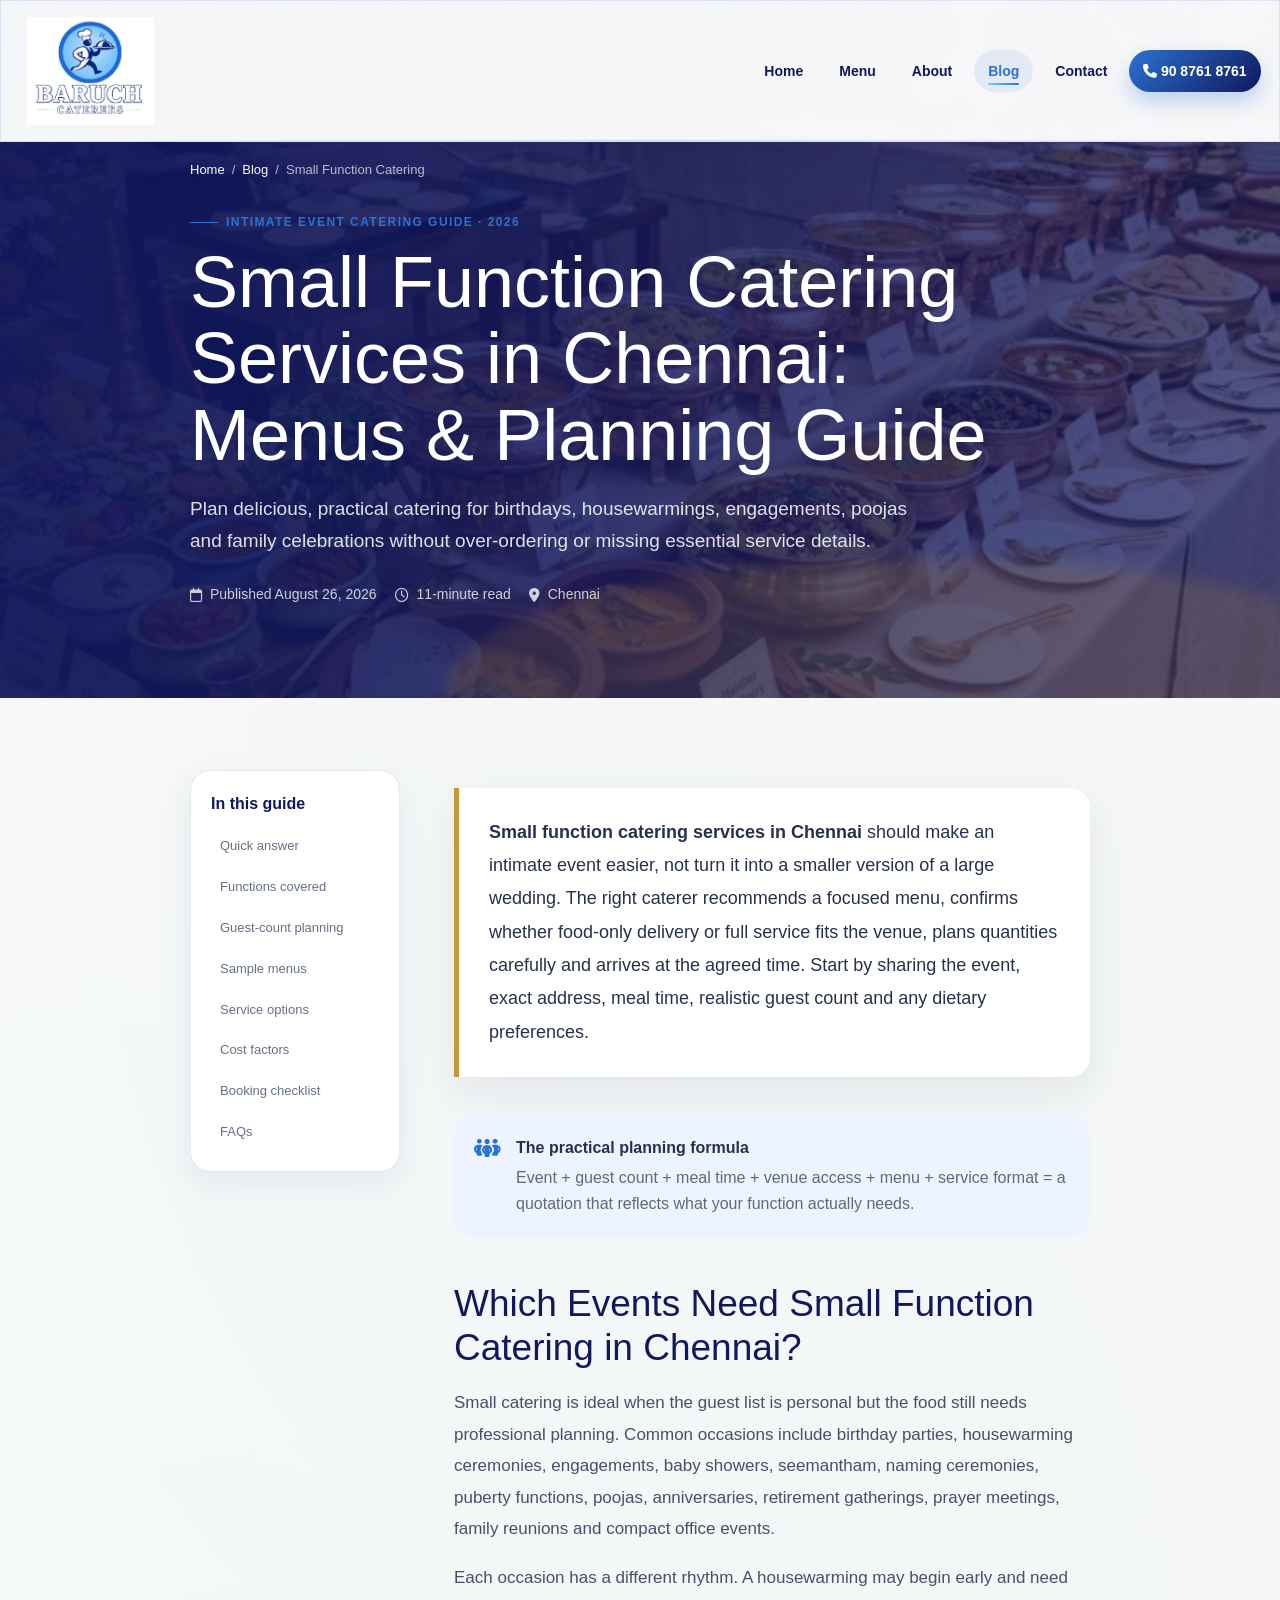
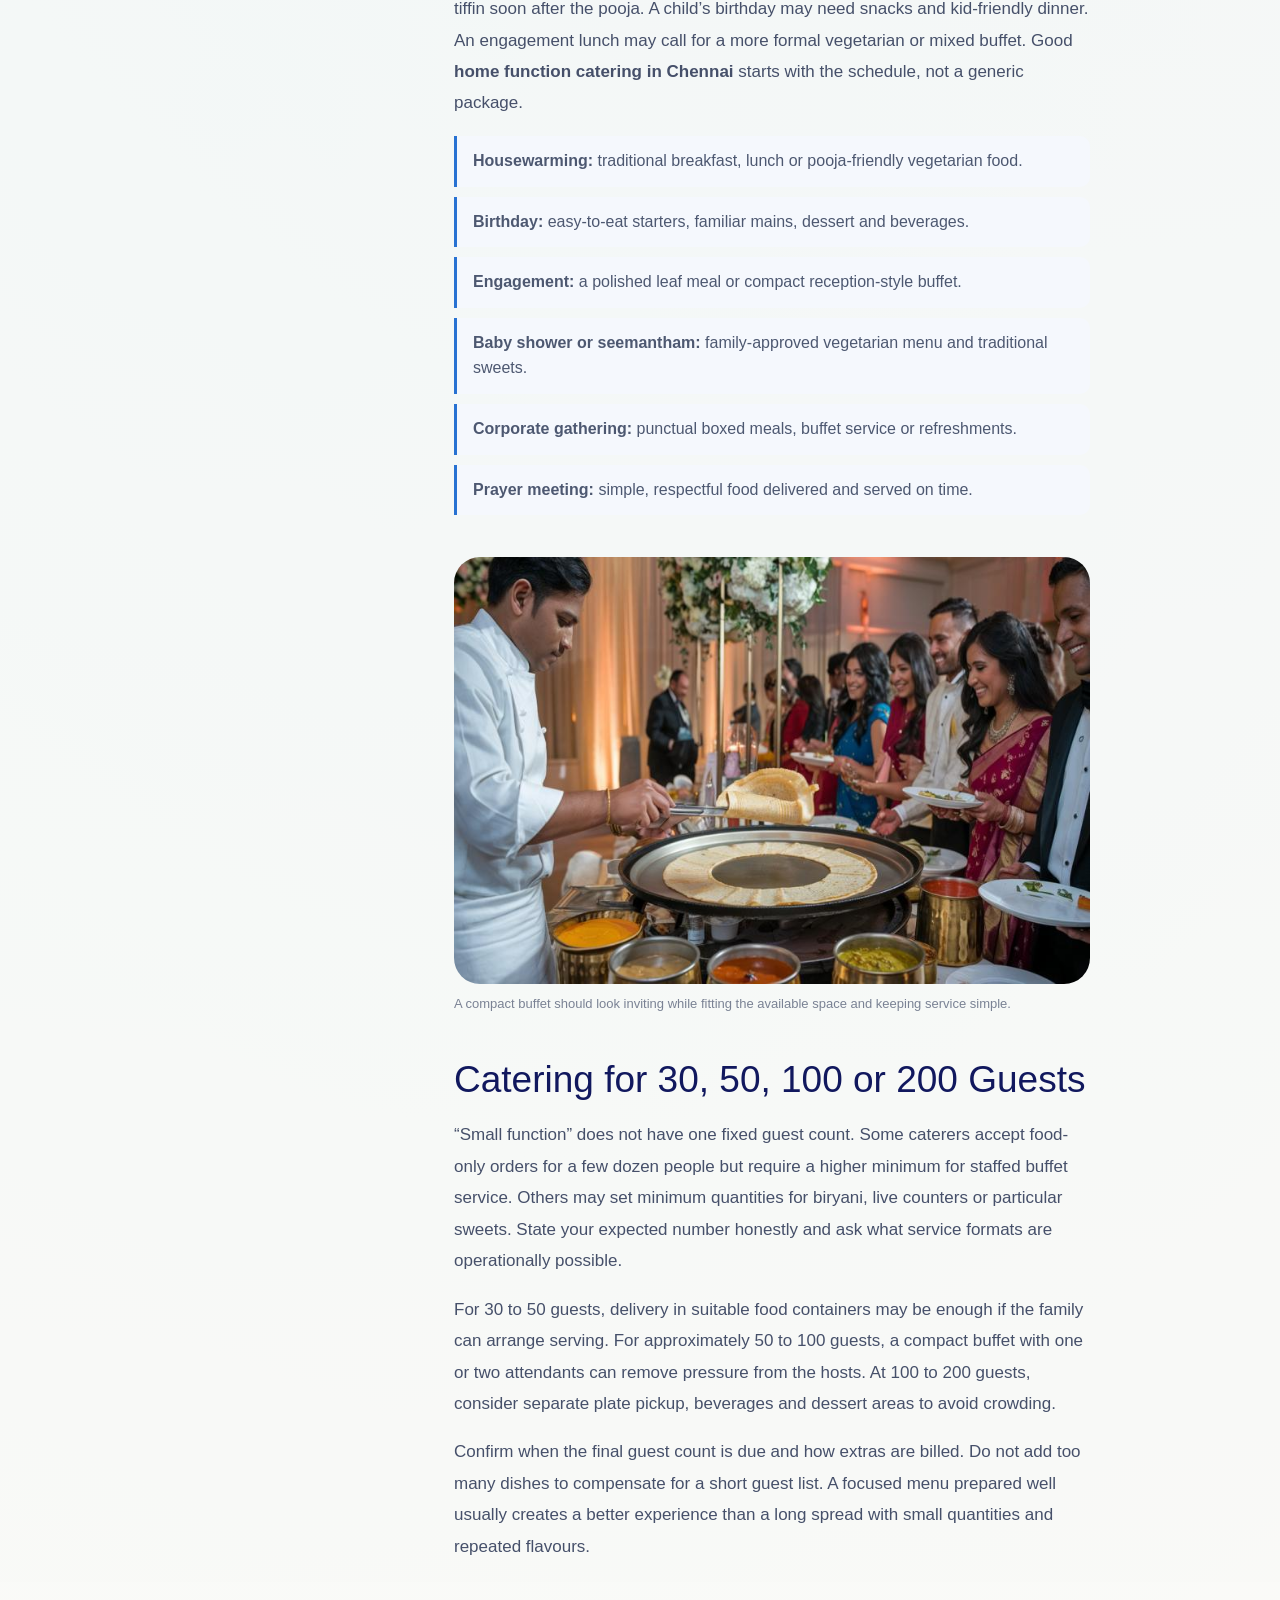
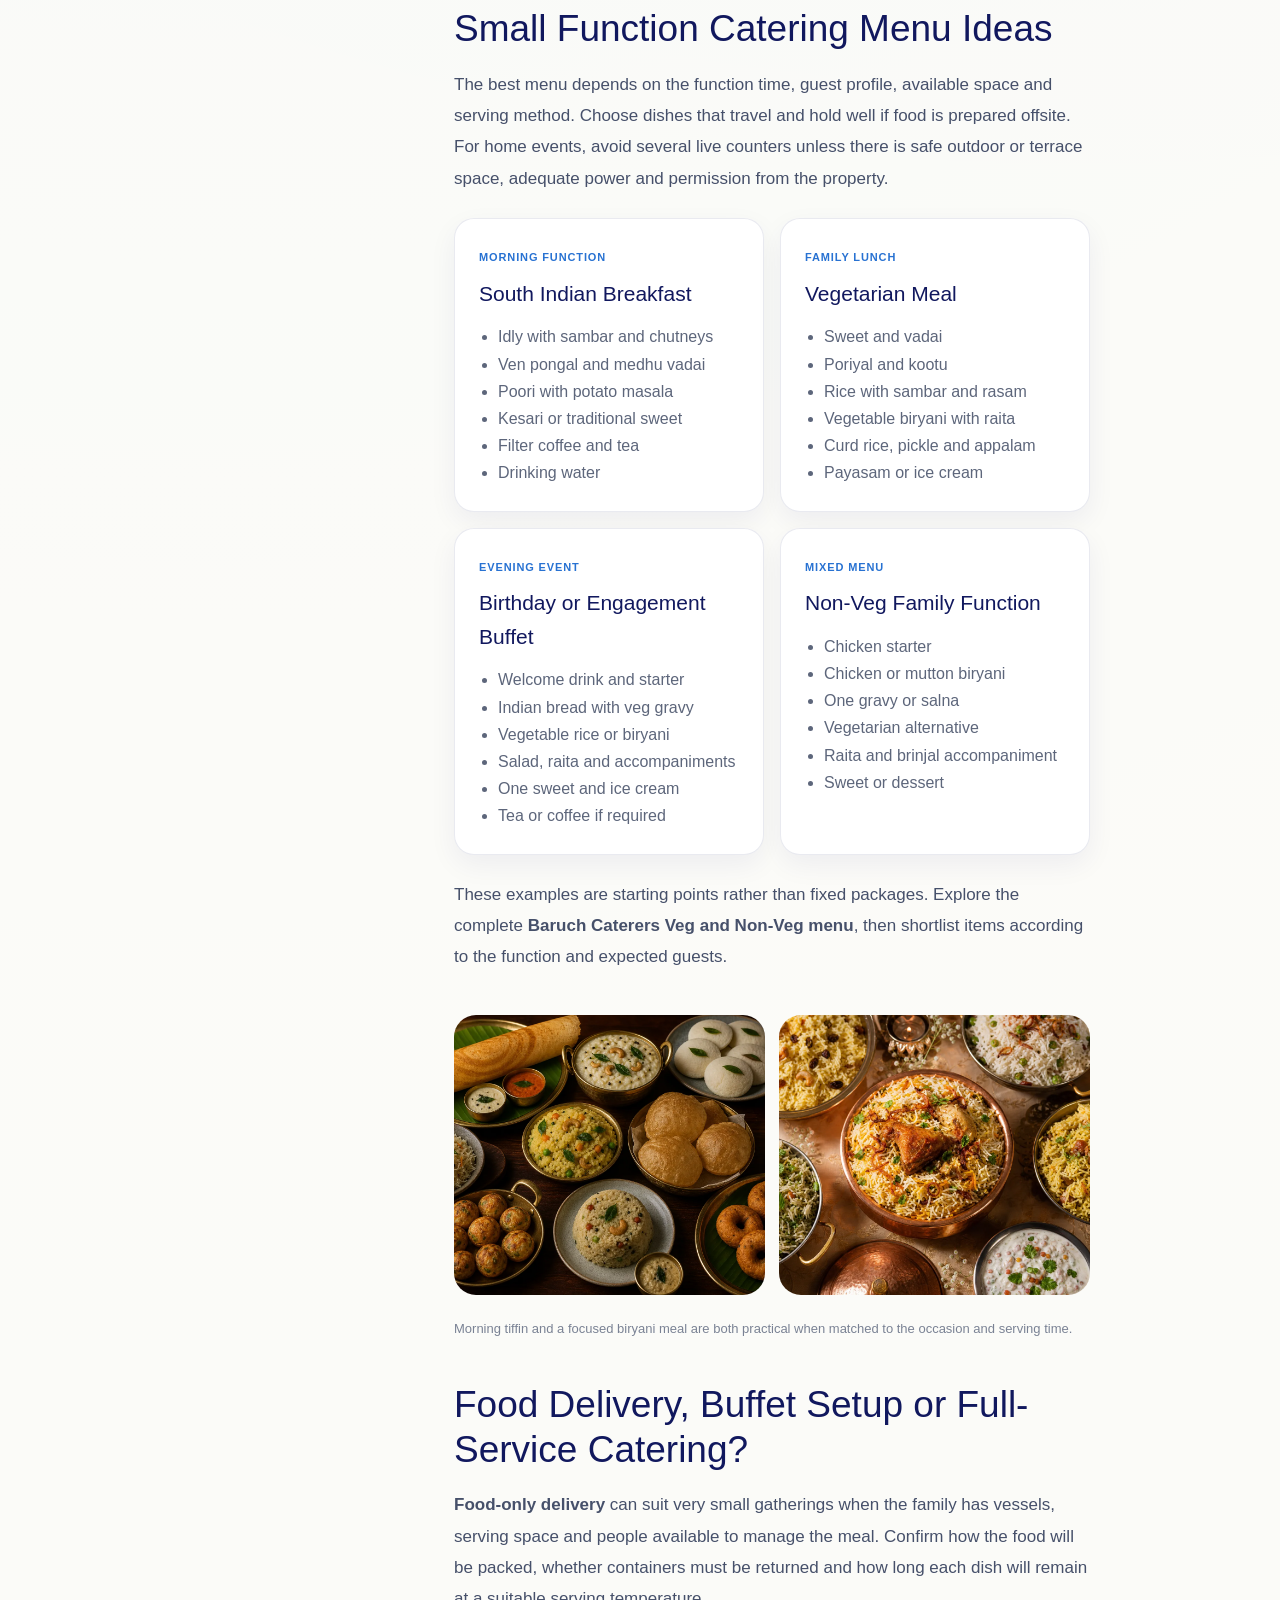
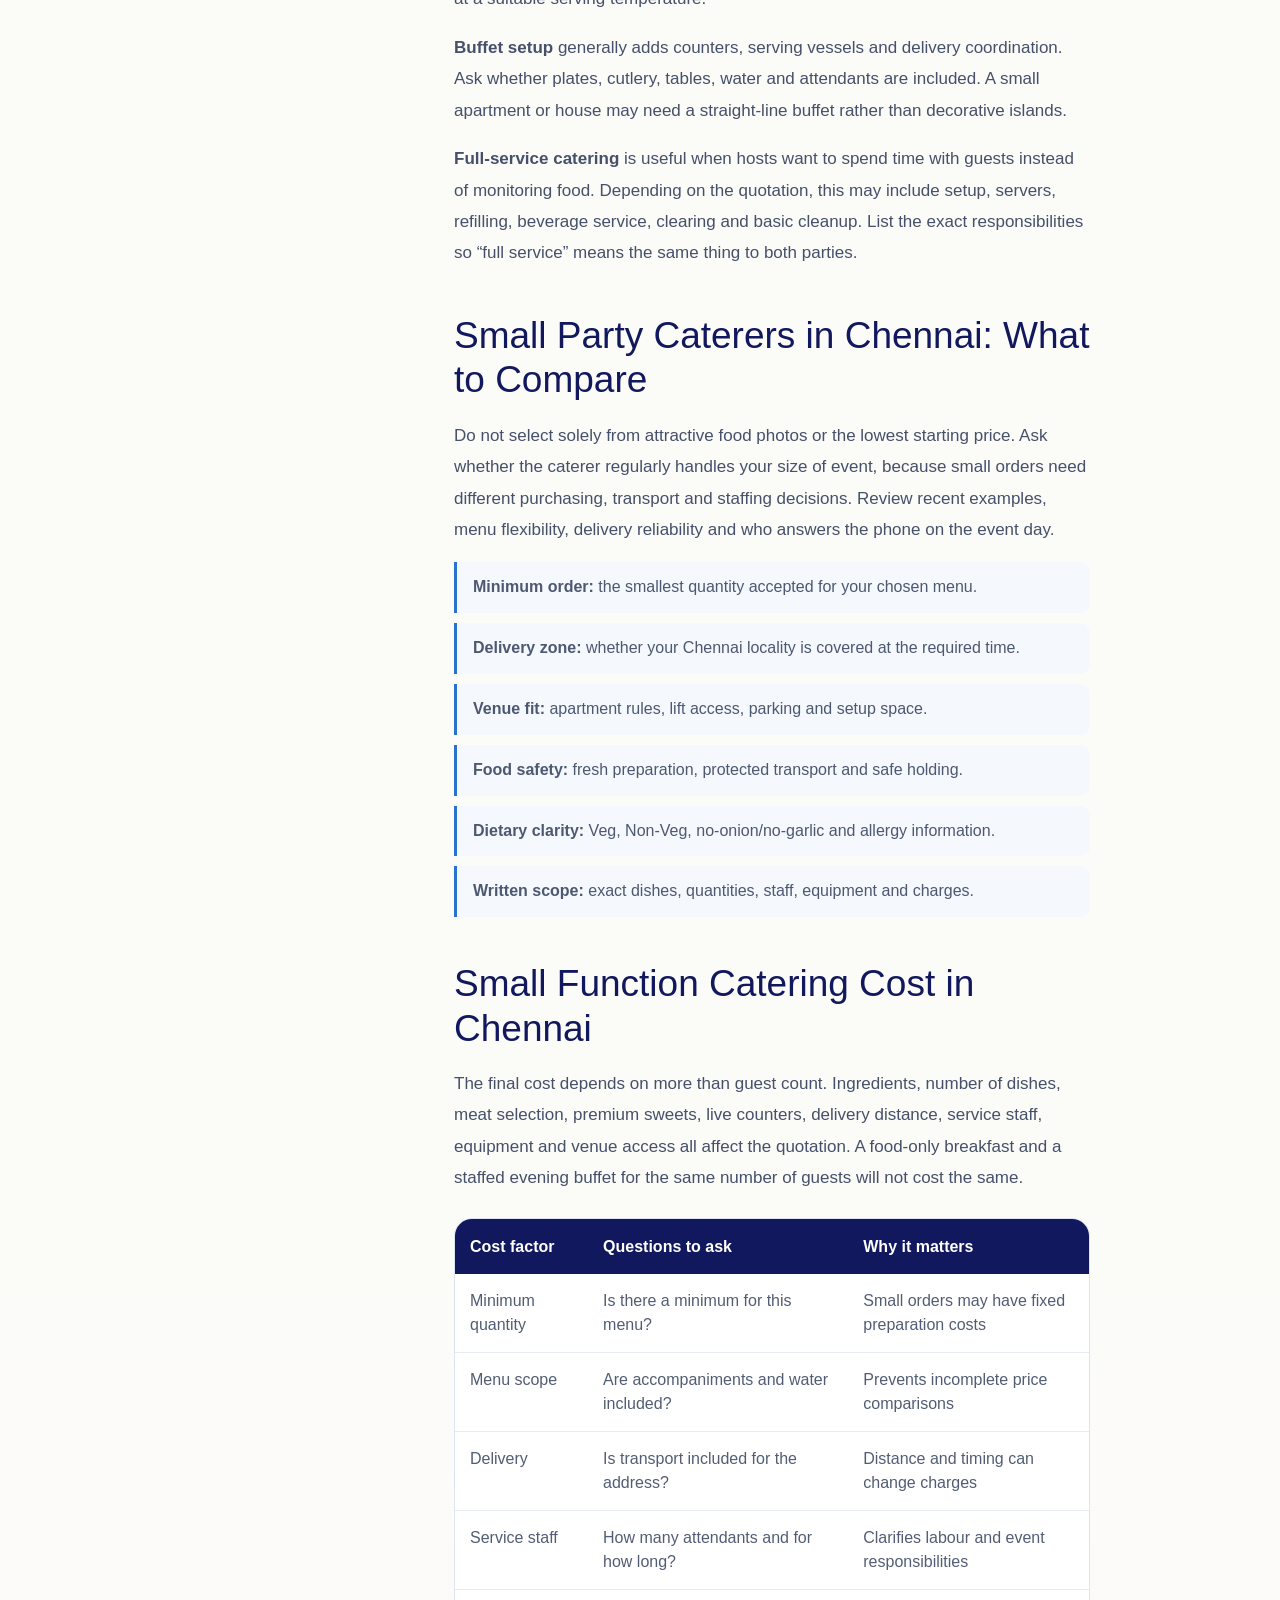
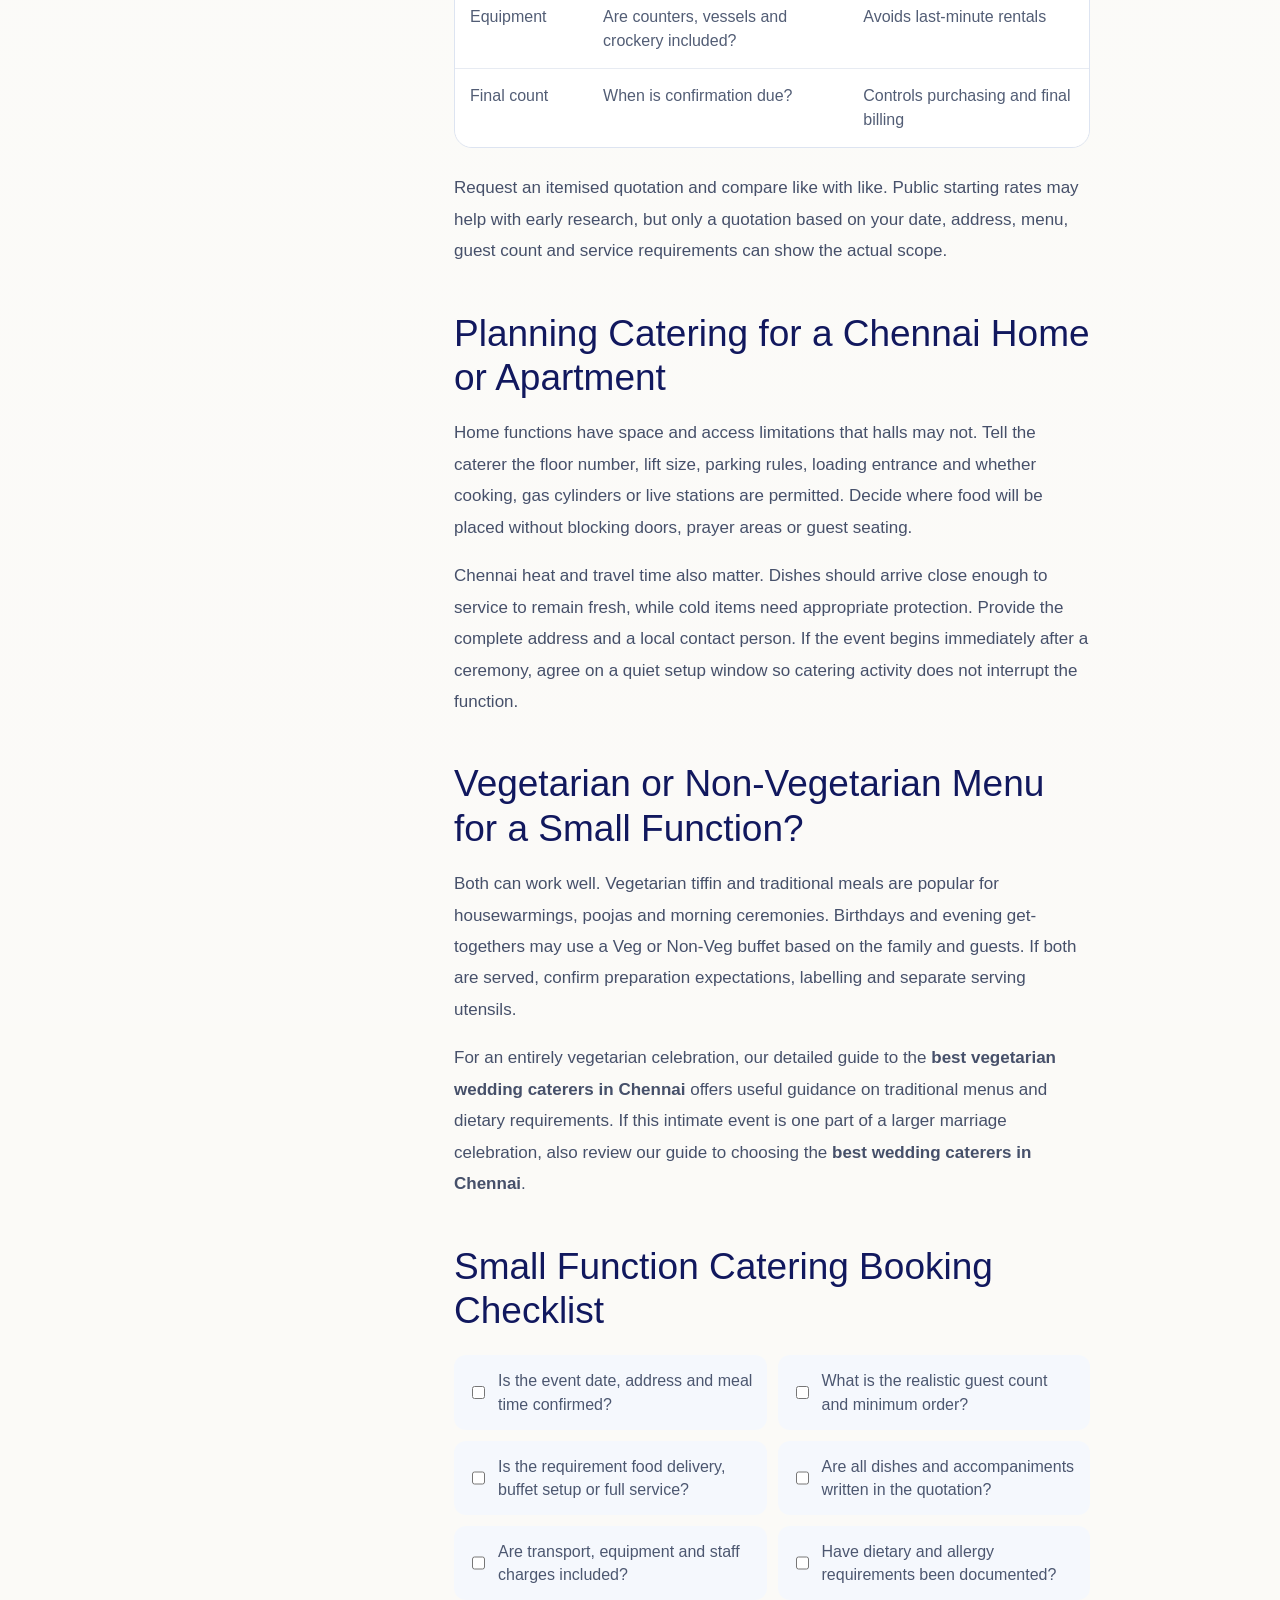
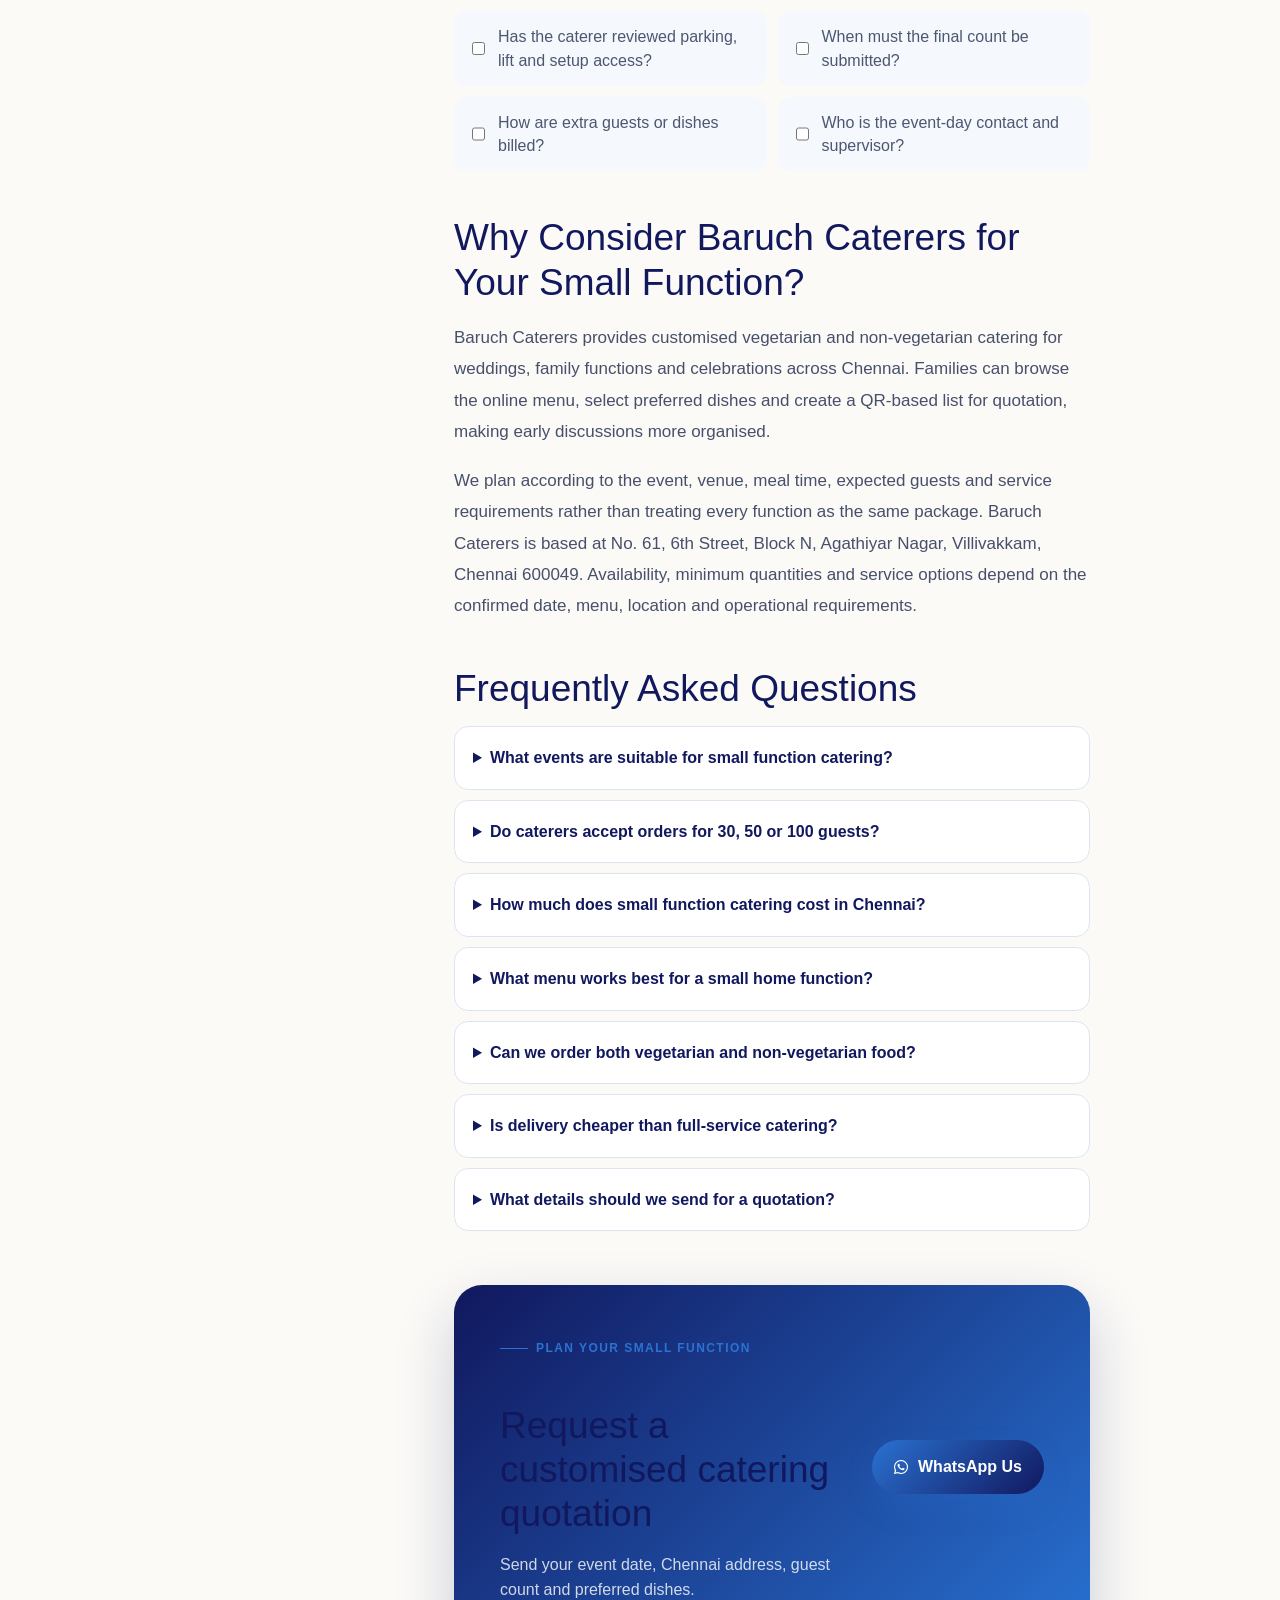
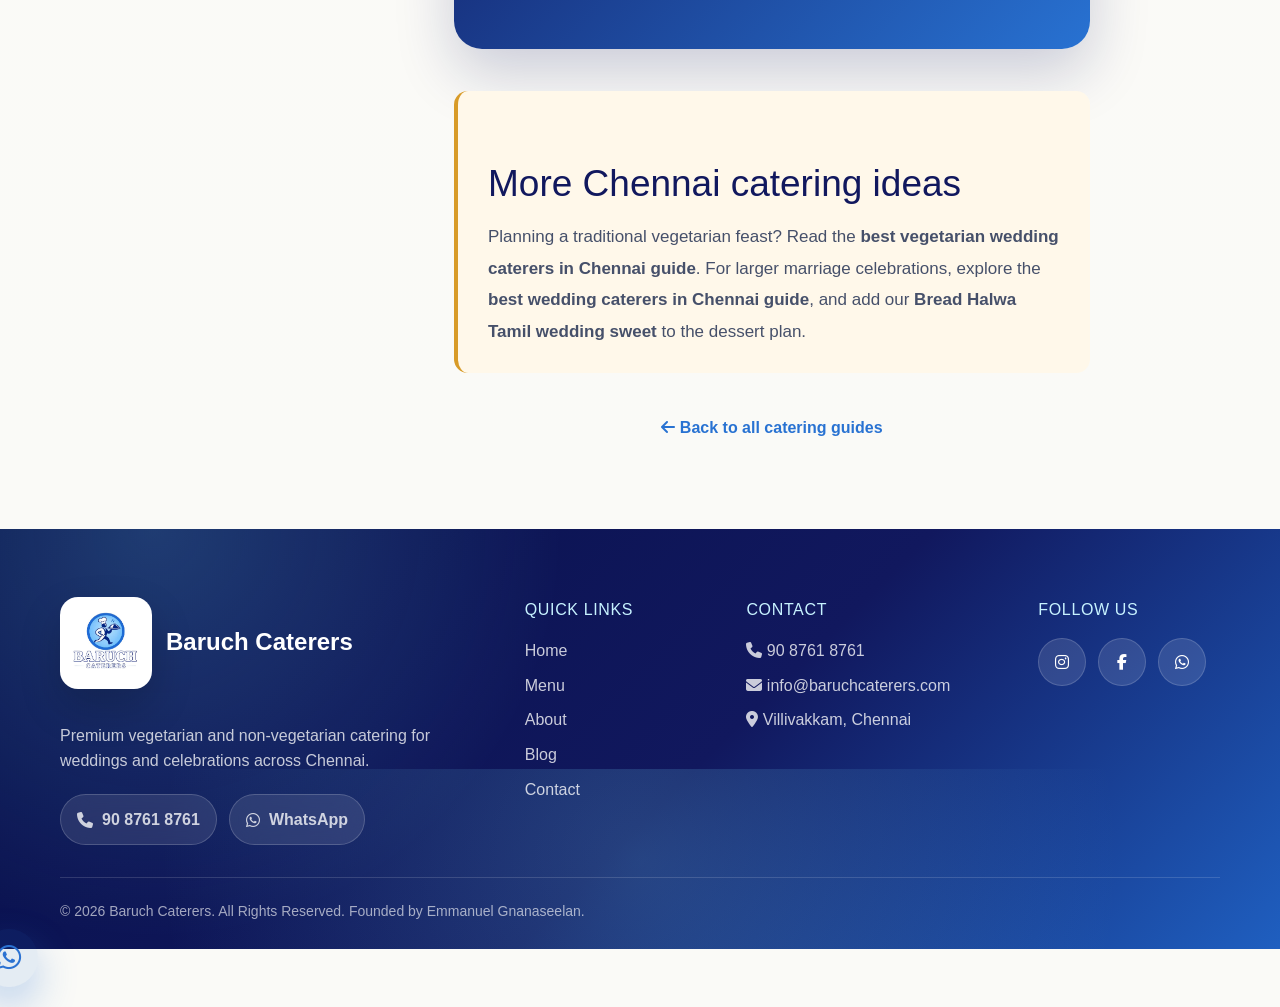
<file: small-function-catering-services-in-chennai.html>
<!DOCTYPE html>
<html lang="en">
<head>
  <meta charset="UTF-8"><meta name="viewport" content="width=device-width, initial-scale=1.0">
  <title>Small Function Catering Services in Chennai | 2026 Guide</title>
  <meta name="description" content="Find small function catering services in Chennai for birthdays, housewarmings and family events. Compare menus, guest counts, service and quotations.">
  <meta name="keywords" content="small function catering services in Chennai, small party caterers Chennai, catering for 50 people Chennai, birthday catering Chennai, housewarming catering Chennai, engagement catering Chennai, home function catering Chennai">
  <link rel="canonical" href="https://www.baruchcaterers.com/small-function-catering-services-in-chennai.html">
  <meta property="og:title" content="Small Function Catering Services in Chennai: Complete Guide"><meta property="og:description" content="Practical menus, guest-count advice, service options and a booking checklist for intimate Chennai celebrations."><meta property="og:type" content="article"><meta property="og:url" content="https://www.baruchcaterers.com/small-function-catering-services-in-chennai.html"><meta property="og:image" content="https://www.baruchcaterers.com/assets/images/3.jpg"><meta property="article:published_time" content="2026-08-26"><meta property="article:modified_time" content="2026-08-26">
  <meta name="twitter:card" content="summary_large_image"><meta name="twitter:title" content="Small Function Catering Services in Chennai"><meta name="twitter:description" content="A complete catering guide for birthdays, housewarmings, engagements, poojas and intimate family functions in Chennai."><meta name="twitter:image" content="https://www.baruchcaterers.com/assets/images/3.jpg">
  <script type="application/ld+json">{"@context":"https://schema.org","@graph":[{"@type":"Article","headline":"Small Function Catering Services in Chennai: Menus & Planning Guide","description":"A practical guide to choosing catering for birthdays, housewarmings, engagements, poojas and intimate family functions in Chennai.","datePublished":"2026-08-26","dateModified":"2026-08-26","author":{"@type":"Organization","name":"Baruch Caterers","url":"https://www.baruchcaterers.com/"},"publisher":{"@type":"Organization","name":"Baruch Caterers","url":"https://www.baruchcaterers.com/","logo":{"@type":"ImageObject","url":"https://www.baruchcaterers.com/assets/images/baruch-caterers-logo.jpeg"}},"mainEntityOfPage":{"@type":"WebPage","@id":"https://www.baruchcaterers.com/small-function-catering-services-in-chennai.html"},"image":["https://www.baruchcaterers.com/assets/images/3.jpg","https://www.baruchcaterers.com/assets/images/cuisine/south-indian-breakfast.webp"]},{"@type":"BreadcrumbList","itemListElement":[{"@type":"ListItem","position":1,"name":"Home","item":"https://www.baruchcaterers.com/"},{"@type":"ListItem","position":2,"name":"Blog","item":"https://www.baruchcaterers.com/blog.html"},{"@type":"ListItem","position":3,"name":"Small Function Catering Services in Chennai","item":"https://www.baruchcaterers.com/small-function-catering-services-in-chennai.html"}]},{"@type":"FAQPage","mainEntity":[{"@type":"Question","name":"What events are suitable for small function catering in Chennai?","acceptedAnswer":{"@type":"Answer","text":"Small-function catering is suitable for birthdays, housewarmings, engagements, baby showers, seemantham, naming ceremonies, poojas, anniversaries, retirement gatherings, prayer meetings and small corporate events."}},{"@type":"Question","name":"Do caterers accept orders for 30, 50 or 100 guests?","acceptedAnswer":{"@type":"Answer","text":"Minimum guest requirements vary by caterer, menu and service type. Share the exact count and ask whether food delivery, buffet setup or full service is available for that quantity."}},{"@type":"Question","name":"How much does small function catering cost in Chennai?","acceptedAnswer":{"@type":"Answer","text":"Cost depends on the menu, guest count, ingredients, delivery distance, equipment and serving staff. Request an itemised quotation rather than relying only on an advertised starting price."}},{"@type":"Question","name":"What menu works best for a small home function?","acceptedAnswer":{"@type":"Answer","text":"Choose a compact menu suited to the function time. South Indian tiffin works well for mornings, a balanced rice or leaf meal for lunch, and starters with a few mains and desserts for evening gatherings."}},{"@type":"Question","name":"Can small-function menus include vegetarian and non-vegetarian food?","acceptedAnswer":{"@type":"Answer","text":"Yes, subject to the caterer's minimum quantities and preparation plan. Confirm labelling, serving arrangements and any dietary requirements in advance."}},{"@type":"Question","name":"Is food delivery cheaper than full-service catering?","acceptedAnswer":{"@type":"Answer","text":"Food-only delivery usually requires fewer staff and less equipment, but the final price depends on the menu and distance. Full service may include setup, counters, vessels, servers and cleanup."}},{"@type":"Question","name":"What details are needed to get a catering quotation?","acceptedAnswer":{"@type":"Answer","text":"Provide the date, event type, complete address, meal time, guest count, menu preference, service format and any dietary, equipment or venue-access requirements."}}]}]}</script>
  <link rel="stylesheet" href="https://cdnjs.cloudflare.com/ajax/libs/font-awesome/6.5.2/css/all.min.css"><link rel="stylesheet" href="css/style.css?v=20260826-21">
</head>
<body class="blog-page blog-article-page">
  <a class="skip-link" href="#main">Skip to content</a>
  <header class="site-header" data-header><a class="brand" href="index.html" aria-label="Baruch Caterers home"><img class="brand-logo" src="assets/images/baruch-caterers-logo.jpeg" alt="Baruch Caterers logo"></a><button class="nav-toggle" type="button" aria-label="Open menu" aria-expanded="false" data-nav-toggle><span></span><span></span><span></span></button><nav class="site-nav" data-nav><a href="index.html">Home</a><a href="menu.html">Menu</a><a href="about.html">About</a><a href="blog.html" class="active">Blog</a><a href="contact.html">Contact</a><a class="nav-cta" href="tel:+919087618761"><i class="fa-solid fa-phone"></i> 90 8761 8761</a></nav></header>
  <main id="main">
    <section class="blog-hero"><div class="container blog-hero-inner reveal"><nav class="article-breadcrumb" aria-label="Breadcrumb"><a href="index.html">Home</a><span>/</span><a href="blog.html">Blog</a><span>/</span><span>Small Function Catering</span></nav><span class="eyebrow">Intimate Event Catering Guide · 2026</span><h1>Small Function Catering Services in Chennai: Menus & Planning Guide</h1><p>Plan delicious, practical catering for birthdays, housewarmings, engagements, poojas and family celebrations without over-ordering or missing essential service details.</p><div class="blog-meta"><span><i class="fa-regular fa-calendar"></i> Published August 26, 2026</span><span><i class="fa-regular fa-clock"></i> 11-minute read</span><span><i class="fa-solid fa-location-dot"></i> Chennai</span></div></div></section>
    <article class="blog-article container">
      <div class="article-layout"><aside class="article-toc"><strong>In this guide</strong><a href="#quick-answer">Quick answer</a><a href="#events">Functions covered</a><a href="#guest-count">Guest-count planning</a><a href="#menus">Sample menus</a><a href="#service">Service options</a><a href="#cost">Cost factors</a><a href="#checklist">Booking checklist</a><a href="#faq">FAQs</a></aside><div class="article-content">
        <section id="quick-answer"><p class="blog-intro"><strong>Small function catering services in Chennai</strong> should make an intimate event easier, not turn it into a smaller version of a large wedding. The right caterer recommends a focused menu, confirms whether food-only delivery or full service fits the venue, plans quantities carefully and arrives at the agreed time. Start by sharing the event, exact address, meal time, realistic guest count and any dietary preferences.</p><div class="quick-answer-box"><i class="fa-solid fa-people-group"></i><div><strong>The practical planning formula</strong><p>Event + guest count + meal time + venue access + menu + service format = a quotation that reflects what your function actually needs.</p></div></div></section>

        <section id="events"><h2>Which Events Need Small Function Catering in Chennai?</h2><p>Small catering is ideal when the guest list is personal but the food still needs professional planning. Common occasions include birthday parties, housewarming ceremonies, engagements, baby showers, seemantham, naming ceremonies, puberty functions, poojas, anniversaries, retirement gatherings, prayer meetings, family reunions and compact office events.</p><p>Each occasion has a different rhythm. A housewarming may begin early and need tiffin soon after the pooja. A child’s birthday may need snacks and kid-friendly dinner. An engagement lunch may call for a more formal vegetarian or mixed buffet. Good <strong>home function catering in Chennai</strong> starts with the schedule, not a generic package.</p><ul class="article-check-list"><li><strong>Housewarming:</strong> traditional breakfast, lunch or pooja-friendly vegetarian food.</li><li><strong>Birthday:</strong> easy-to-eat starters, familiar mains, dessert and beverages.</li><li><strong>Engagement:</strong> a polished leaf meal or compact reception-style buffet.</li><li><strong>Baby shower or seemantham:</strong> family-approved vegetarian menu and traditional sweets.</li><li><strong>Corporate gathering:</strong> punctual boxed meals, buffet service or refreshments.</li><li><strong>Prayer meeting:</strong> simple, respectful food delivered and served on time.</li></ul></section>

        <figure class="article-image-wide"><img src="assets/images/3.jpg" alt="Small function catering buffet prepared for a family celebration in Chennai" loading="lazy"><figcaption>A compact buffet should look inviting while fitting the available space and keeping service simple.</figcaption></figure>

        <section id="guest-count"><h2>Catering for 30, 50, 100 or 200 Guests</h2><p>“Small function” does not have one fixed guest count. Some caterers accept food-only orders for a few dozen people but require a higher minimum for staffed buffet service. Others may set minimum quantities for biryani, live counters or particular sweets. State your expected number honestly and ask what service formats are operationally possible.</p><p>For 30 to 50 guests, delivery in suitable food containers may be enough if the family can arrange serving. For approximately 50 to 100 guests, a compact buffet with one or two attendants can remove pressure from the hosts. At 100 to 200 guests, consider separate plate pickup, beverages and dessert areas to avoid crowding.</p><p>Confirm when the final guest count is due and how extras are billed. Do not add too many dishes to compensate for a short guest list. A focused menu prepared well usually creates a better experience than a long spread with small quantities and repeated flavours.</p></section>

        <section id="menus"><h2>Small Function Catering Menu Ideas</h2><p>The best menu depends on the function time, guest profile, available space and serving method. Choose dishes that travel and hold well if food is prepared offsite. For home events, avoid several live counters unless there is safe outdoor or terrace space, adequate power and permission from the property.</p><div class="sample-menu-grid"><article><span>Morning Function</span><h3>South Indian Breakfast</h3><ul><li>Idly with sambar and chutneys</li><li>Ven pongal and medhu vadai</li><li>Poori with potato masala</li><li>Kesari or traditional sweet</li><li>Filter coffee and tea</li><li>Drinking water</li></ul></article><article><span>Family Lunch</span><h3>Vegetarian Meal</h3><ul><li>Sweet and vadai</li><li>Poriyal and kootu</li><li>Rice with sambar and rasam</li><li>Vegetable biryani with raita</li><li>Curd rice, pickle and appalam</li><li>Payasam or ice cream</li></ul></article><article><span>Evening Event</span><h3>Birthday or Engagement Buffet</h3><ul><li>Welcome drink and starter</li><li>Indian bread with veg gravy</li><li>Vegetable rice or biryani</li><li>Salad, raita and accompaniments</li><li>One sweet and ice cream</li><li>Tea or coffee if required</li></ul></article><article><span>Mixed Menu</span><h3>Non-Veg Family Function</h3><ul><li>Chicken starter</li><li>Chicken or mutton biryani</li><li>One gravy or salna</li><li>Vegetarian alternative</li><li>Raita and brinjal accompaniment</li><li>Sweet or dessert</li></ul></article></div><p>These examples are starting points rather than fixed packages. Explore the complete <a href="menu.html"><strong>Baruch Caterers Veg and Non-Veg menu</strong></a>, then shortlist items according to the function and expected guests.</p></section>

        <figure class="article-image-split"><img src="assets/images/cuisine/south-indian-breakfast.webp" alt="South Indian breakfast menu for a small housewarming function in Chennai" loading="lazy"><img src="assets/images/cuisine/rice-biryani.webp" alt="Biryani menu for a small birthday or engagement in Chennai" loading="lazy"><figcaption>Morning tiffin and a focused biryani meal are both practical when matched to the occasion and serving time.</figcaption></figure>

        <section id="service"><h2>Food Delivery, Buffet Setup or Full-Service Catering?</h2><p><strong>Food-only delivery</strong> can suit very small gatherings when the family has vessels, serving space and people available to manage the meal. Confirm how the food will be packed, whether containers must be returned and how long each dish will remain at a suitable serving temperature.</p><p><strong>Buffet setup</strong> generally adds counters, serving vessels and delivery coordination. Ask whether plates, cutlery, tables, water and attendants are included. A small apartment or house may need a straight-line buffet rather than decorative islands.</p><p><strong>Full-service catering</strong> is useful when hosts want to spend time with guests instead of monitoring food. Depending on the quotation, this may include setup, servers, refilling, beverage service, clearing and basic cleanup. List the exact responsibilities so “full service” means the same thing to both parties.</p></section>

        <section><h2>Small Party Caterers in Chennai: What to Compare</h2><p>Do not select solely from attractive food photos or the lowest starting price. Ask whether the caterer regularly handles your size of event, because small orders need different purchasing, transport and staffing decisions. Review recent examples, menu flexibility, delivery reliability and who answers the phone on the event day.</p><ul class="article-check-list"><li><strong>Minimum order:</strong> the smallest quantity accepted for your chosen menu.</li><li><strong>Delivery zone:</strong> whether your Chennai locality is covered at the required time.</li><li><strong>Venue fit:</strong> apartment rules, lift access, parking and setup space.</li><li><strong>Food safety:</strong> fresh preparation, protected transport and safe holding.</li><li><strong>Dietary clarity:</strong> Veg, Non-Veg, no-onion/no-garlic and allergy information.</li><li><strong>Written scope:</strong> exact dishes, quantities, staff, equipment and charges.</li></ul></section>

        <section id="cost"><h2>Small Function Catering Cost in Chennai</h2><p>The final cost depends on more than guest count. Ingredients, number of dishes, meat selection, premium sweets, live counters, delivery distance, service staff, equipment and venue access all affect the quotation. A food-only breakfast and a staffed evening buffet for the same number of guests will not cost the same.</p><div class="article-table-wrap"><table class="article-table"><thead><tr><th>Cost factor</th><th>Questions to ask</th><th>Why it matters</th></tr></thead><tbody><tr><td>Minimum quantity</td><td>Is there a minimum for this menu?</td><td>Small orders may have fixed preparation costs</td></tr><tr><td>Menu scope</td><td>Are accompaniments and water included?</td><td>Prevents incomplete price comparisons</td></tr><tr><td>Delivery</td><td>Is transport included for the address?</td><td>Distance and timing can change charges</td></tr><tr><td>Service staff</td><td>How many attendants and for how long?</td><td>Clarifies labour and event responsibilities</td></tr><tr><td>Equipment</td><td>Are counters, vessels and crockery included?</td><td>Avoids last-minute rentals</td></tr><tr><td>Final count</td><td>When is confirmation due?</td><td>Controls purchasing and final billing</td></tr></tbody></table></div><p>Request an itemised quotation and compare like with like. Public starting rates may help with early research, but only a quotation based on your date, address, menu, guest count and service requirements can show the actual scope.</p></section>

        <section><h2>Planning Catering for a Chennai Home or Apartment</h2><p>Home functions have space and access limitations that halls may not. Tell the caterer the floor number, lift size, parking rules, loading entrance and whether cooking, gas cylinders or live stations are permitted. Decide where food will be placed without blocking doors, prayer areas or guest seating.</p><p>Chennai heat and travel time also matter. Dishes should arrive close enough to service to remain fresh, while cold items need appropriate protection. Provide the complete address and a local contact person. If the event begins immediately after a ceremony, agree on a quiet setup window so catering activity does not interrupt the function.</p></section>

        <section><h2>Vegetarian or Non-Vegetarian Menu for a Small Function?</h2><p>Both can work well. Vegetarian tiffin and traditional meals are popular for housewarmings, poojas and morning ceremonies. Birthdays and evening get-togethers may use a Veg or Non-Veg buffet based on the family and guests. If both are served, confirm preparation expectations, labelling and separate serving utensils.</p><p>For an entirely vegetarian celebration, our detailed guide to the <a href="best-vegetarian-wedding-caterers-in-chennai.html"><strong>best vegetarian wedding caterers in Chennai</strong></a> offers useful guidance on traditional menus and dietary requirements. If this intimate event is one part of a larger marriage celebration, also review our guide to choosing the <a href="best-wedding-caterers-in-chennai.html"><strong>best wedding caterers in Chennai</strong></a>.</p></section>

        <section id="checklist"><h2>Small Function Catering Booking Checklist</h2><div class="booking-checklist"><label><input type="checkbox"> Is the event date, address and meal time confirmed?</label><label><input type="checkbox"> What is the realistic guest count and minimum order?</label><label><input type="checkbox"> Is the requirement food delivery, buffet setup or full service?</label><label><input type="checkbox"> Are all dishes and accompaniments written in the quotation?</label><label><input type="checkbox"> Are transport, equipment and staff charges included?</label><label><input type="checkbox"> Have dietary and allergy requirements been documented?</label><label><input type="checkbox"> Has the caterer reviewed parking, lift and setup access?</label><label><input type="checkbox"> When must the final count be submitted?</label><label><input type="checkbox"> How are extra guests or dishes billed?</label><label><input type="checkbox"> Who is the event-day contact and supervisor?</label></div></section>

        <section><h2>Why Consider Baruch Caterers for Your Small Function?</h2><p>Baruch Caterers provides customised vegetarian and non-vegetarian catering for weddings, family functions and celebrations across Chennai. Families can browse the online menu, select preferred dishes and create a QR-based list for quotation, making early discussions more organised.</p><p>We plan according to the event, venue, meal time, expected guests and service requirements rather than treating every function as the same package. Baruch Caterers is based at No. 61, 6th Street, Block N, Agathiyar Nagar, Villivakkam, Chennai 600049. Availability, minimum quantities and service options depend on the confirmed date, menu, location and operational requirements.</p></section>

        <section id="faq" class="article-faq"><h2>Frequently Asked Questions</h2><details><summary>What events are suitable for small function catering?</summary><p>Birthdays, housewarmings, engagements, baby showers, seemantham, naming ceremonies, poojas, anniversaries, retirement gatherings and small office events can all use professional catering.</p></details><details><summary>Do caterers accept orders for 30, 50 or 100 guests?</summary><p>Minimum requirements vary by menu and service type. Share your exact count and ask whether delivery, buffet setup or staffed service is available.</p></details><details><summary>How much does small function catering cost in Chennai?</summary><p>Cost depends on the menu, ingredients, guest count, delivery, equipment and staff. Request an itemised quotation for your actual requirements.</p></details><details><summary>What menu works best for a small home function?</summary><p>Choose a compact menu suited to the time: tiffin for mornings, a balanced rice or leaf meal for lunch, or starters with a few mains and desserts for evenings.</p></details><details><summary>Can we order both vegetarian and non-vegetarian food?</summary><p>Yes, subject to minimum quantities and the preparation plan. Confirm labelling, serving arrangements and dietary requirements in advance.</p></details><details><summary>Is delivery cheaper than full-service catering?</summary><p>Food-only delivery usually uses fewer staff and less equipment, but the actual difference depends on the menu, distance and requirements.</p></details><details><summary>What details should we send for a quotation?</summary><p>Share the date, event, complete address, meal time, guest count, menu preference, service format and any dietary or venue-access requirements.</p></details></section>

        <aside class="blog-cta"><div><span class="eyebrow">Plan Your Small Function</span><h2>Request a customised catering quotation</h2><p>Send your event date, Chennai address, guest count and preferred dishes.</p></div><a class="btn btn-primary" href="https://wa.me/919087618761?text=Hi%20Baruch%20Caterers,%20I%20would%20like%20a%20small%20function%20catering%20quotation." target="_blank" rel="noopener"><i class="fa-brands fa-whatsapp"></i> WhatsApp Us</a></aside>
        <section class="related-articles"><h2>More Chennai catering ideas</h2><p>Planning a traditional vegetarian feast? Read the <a href="best-vegetarian-wedding-caterers-in-chennai.html"><strong>best vegetarian wedding caterers in Chennai guide</strong></a>. For larger marriage celebrations, explore the <a href="best-wedding-caterers-in-chennai.html"><strong>best wedding caterers in Chennai guide</strong></a>, and add our <a href="bread-halwa-tamil-wedding-sweet.html"><strong>Bread Halwa Tamil wedding sweet</strong></a> to the dessert plan.</p></section><div class="article-back"><a href="blog.html"><i class="fa-solid fa-arrow-left"></i> Back to all catering guides</a></div>
      </div></div>
    </article>
  </main>
  <footer class="site-footer"><div class="container footer-grid premium-footer-grid"><div class="footer-brand-block"><a class="footer-logo-brand" href="index.html"><img src="assets/images/baruch-caterers-logo.jpeg" alt="Baruch Caterers logo"><span>Baruch <strong>Caterers</strong></span></a><p>Premium vegetarian and non-vegetarian catering for weddings and celebrations across Chennai.</p><div class="footer-contact-pills"><a href="tel:+919087618761"><i class="fa-solid fa-phone"></i> 90 8761 8761</a><a href="https://wa.me/919087618761" target="_blank" rel="noopener"><i class="fa-brands fa-whatsapp"></i> WhatsApp</a></div></div><div><h3>Quick Links</h3><a href="index.html">Home</a><a href="menu.html">Menu</a><a href="about.html">About</a><a href="blog.html">Blog</a><a href="contact.html">Contact</a></div><div><h3>Contact</h3><a href="tel:+919087618761"><i class="fa-solid fa-phone"></i> 90 8761 8761</a><a href="mailto:info@baruchcaterers.com"><i class="fa-solid fa-envelope"></i> info@baruchcaterers.com</a><a href="https://www.google.com/maps?q=NO+61,+6th+Street,+Block+N,+Agathiyar+Nagar,+Villivakkam,+Chennai,+Tamil+Nadu+600049" target="_blank" rel="noopener"><i class="fa-solid fa-location-dot"></i> Villivakkam, Chennai</a></div><div><h3>Follow Us</h3><div class="social-links"><a href="https://www.instagram.com/baruch_caterers/" target="_blank" rel="noopener" aria-label="Instagram"><i class="fa-brands fa-instagram"></i></a><a href="https://www.facebook.com/profile.php?id=61591436165904" target="_blank" rel="noopener" aria-label="Facebook"><i class="fa-brands fa-facebook-f"></i></a><a href="https://wa.me/919087618761" target="_blank" rel="noopener" aria-label="WhatsApp"><i class="fa-brands fa-whatsapp"></i></a></div></div></div><div class="footer-bottom">&copy; 2026 Baruch Caterers. All Rights Reserved. Founded by Emmanuel Gnanaseelan.</div></footer>
  <a class="whatsapp-float" href="https://wa.me/919087618761" target="_blank" rel="noopener" aria-label="Chat on WhatsApp"><i class="fa-brands fa-whatsapp"></i></a><script src="js/vendor/gsap.min.js"></script><script src="js/vendor/ScrollTrigger.min.js"></script><script src="js/script.js?v=20260821-19"></script>
</body>
</html>
</file>
<file: css/style.css>
:root {
  --secondary: #6FD3F6;
  --accent: #C7F2FF;
  --success: #2FAE8B;
  --warning: #F4B942;
  --danger: #D64545;
  --primary: #2B72D2;
  --primary-dark: #11185E;
  --black: #11185E;
  --slate: #43547A;
  --bg-light: #FFFFFF;
  --card: #FFFFFF;
  --ink: #11185E;
  --muted: var(--slate);
  --line: #C9E7FA;
  --paper: #FFFFFF;
  --soft: var(--bg-light);
  --cream: rgba(43, 114, 210, .08);
  --shadow: 0 20px 40px rgba(17, 24, 94, .10);
}

* { box-sizing: border-box; }
html { scroll-behavior: smooth; }
body {
  margin: 0;
  font-family: "Plus Jakarta Sans", Arial, sans-serif;
  color: var(--ink);
  background: white;
  overflow-x: hidden;
  line-height: 1.6;
}
img { max-width: 100%; display: block; }
a { color: inherit; text-decoration: none; }
.container { width: min(1160px, calc(100% - 40px)); margin: 0 auto; }
.section-pad { padding: 96px 0; }
.muted { background: var(--soft); }
.dark { background: #11185E; color: white; }
.center { text-align: center; margin-top: 34px; }
.skip-link { position: absolute; left: -999px; top: 12px; background: white; padding: 10px; z-index: 9999; }
.skip-link:focus { left: 12px; }

.site-header {
  position: fixed;
  top: 18px;
  left: 50%;
  z-index: 1000;
  width: min(1120px, calc(100% - 28px));
  transform: translateX(-50%);
  display: flex;
  align-items: center;
  justify-content: space-between;
  padding: 16px 18px 16px 26px;
  border: 1px solid rgba(255,255,255,.12);
  border-radius: 999px;
  background: rgba(17, 24, 94, .9);
  color: white;
  box-shadow: 0 20px 40px rgba(0,0,0,.3);
  backdrop-filter: blur(15px);
  transition: .3s ease;
}
.site-header.is-scrolled { top: 8px; background: rgba(17, 24, 94, .94); }
.brand { display: inline-flex; align-items: center; gap: 10px; font-weight: 800; letter-spacing: 0; }
.brand-logo {
  width: auto;
  height: 108px;
  max-width: 260px;
  object-fit: contain;
}
.brand strong { color: var(--primary); }
.brand-mark {
  width: 38px;
  height: 38px;
  display: grid;
  place-items: center;
  border-radius: 50%;
  color: white;
  background: var(--primary);
  font-family: "Plus Jakarta Sans", Arial, sans-serif;
  font-weight: 700;
}
.site-nav { display: flex; align-items: center; gap: 8px; }
.site-nav a {
  padding: 10px 14px;
  border-radius: 999px;
  color: rgba(255,255,255,.82);
  font-weight: 700;
  font-size: 14px;
}
.site-nav a:hover, .site-nav .active { color: var(--primary); background: rgba(43,114,210,.1); }
.site-nav .nav-cta { background: var(--primary); color: white; box-shadow: 0 10px 20px rgba(43,114,210,.28); }
.nav-toggle { display: none; width: 44px; height: 44px; border: 0; border-radius: 50%; background: rgba(255,255,255,.12); }
.nav-toggle span { display: block; width: 18px; height: 2px; background: white; margin: 4px auto; transition: .25s ease; }

.hero { position: relative; min-height: 100vh; display: flex; align-items: center; overflow: hidden; color: white; }
.hero-bg { position: absolute; inset: 0; background: var(--black); }
.hero-bg img { width: 100%; height: 100%; object-fit: cover; opacity: .5; filter: saturate(1.05); }
.hero::after { content: ""; position: absolute; inset: 0; background: radial-gradient(circle at top right, rgba(43,114,210,.18), transparent 38%), linear-gradient(90deg, rgba(17,24,94,.94), rgba(17,24,94,.58), rgba(17,24,94,.28)); }
.hero-grid { position: relative; z-index: 1; display: grid; grid-template-columns: minmax(0, 1.15fr) minmax(320px, .85fr); align-items: center; gap: 60px; padding-top: 150px; }
.hero-copy h1, .page-hero h1 {
  margin: 16px 0 18px;
  font-family: "Plus Jakarta Sans", Arial, sans-serif;
  font-weight: 800;
  font-size: clamp(44px, 7vw, 82px);
  line-height: .98;
}
.hero-copy p { max-width: 670px; color: rgba(255,255,255,.82); font-size: 18px; }
.eyebrow {
  display: inline-flex;
  align-items: center;
  gap: 8px;
  color: var(--primary);
  font-size: 12px;
  font-weight: 800;
  letter-spacing: .12em;
  text-transform: uppercase;
}
.eyebrow::before { content: ""; width: 28px; height: 1px; background: currentColor; }
.hero-actions, .contact-actions { display: flex; flex-wrap: wrap; gap: 14px; margin-top: 30px; }
.btn {
  display: inline-flex;
  align-items: center;
  justify-content: center;
  gap: 10px;
  min-height: 52px;
  padding: 14px 22px;
  border: 0;
  border-radius: 999px;
  font-weight: 800;
  cursor: pointer;
  transition: transform .25s ease, box-shadow .25s ease, background .25s ease;
}
.btn:hover { transform: translateY(-3px); }
.btn-primary { background: var(--primary); color: white; box-shadow: 0 10px 25px rgba(43,114,210,.4); }
.btn-primary:hover { background: var(--primary-dark); }
.btn-secondary { background: rgba(255,255,255,.12); color: white; border: 1px solid rgba(255,255,255,.25); }
.btn-light { background: var(--bg-light); color: var(--black); }
.hero-stats { display: flex; flex-wrap: wrap; gap: 18px; margin-top: 34px; }
.hero-stats div { min-width: 130px; padding: 16px 18px; border: 1px solid rgba(255,255,255,.16); border-radius: 18px; background: rgba(255,255,255,.08); }
.hero-stats strong { display: block; color: var(--primary); font-size: 28px; line-height: 1; }
.hero-stats span { color: rgba(255,255,255,.76); font-size: 13px; }
.hero-card { align-self: end; padding: 14px; border-radius: 28px; background: rgba(255,255,255,.12); border: 1px solid rgba(255,255,255,.18); box-shadow: var(--shadow); backdrop-filter: blur(12px); }
.hero-card img { width: 100%; max-height: 520px; object-fit: cover; border-radius: 22px; }
.hero-card div { padding: 18px 8px 4px; }
.hero-card span { display: block; color: var(--primary); font-size: 12px; font-weight: 800; text-transform: uppercase; }
.hero-card strong { font-size: 22px; }

.section-heading { max-width: 760px; margin: 0 auto 44px; text-align: center; }
.section-heading h2, .section-copy h2, .rich-text h2, .contact-band h2, .announcement-card h2 {
  margin: 12px 0 0;
  font-family: "Plus Jakarta Sans", Arial, sans-serif;
  font-weight: 800;
  font-size: clamp(32px, 4vw, 54px);
  line-height: 1.05;
}
.section-heading p { color: var(--muted); }
.light p { color: rgba(255,255,255,.76); }
.split { display: grid; grid-template-columns: .9fr 1.1fr; gap: 70px; align-items: start; }
.rich-text p { color: var(--muted); font-size: 17px; }
.text-link { display: inline-flex; align-items: center; gap: 8px; color: var(--primary); font-weight: 800; }

.card-grid { display: grid; grid-template-columns: repeat(3, minmax(0, 1fr)); gap: 22px; }
.services-grid { grid-template-columns: repeat(4, minmax(0, 1fr)); }
.service-card, .why-card, .testimonial, .contact-card, .contact-details, .process-step {
  padding: 28px;
  border: 1px solid var(--line);
  border-radius: 22px;
  background: var(--card);
  box-shadow: 0 10px 30px rgba(0,0,0,.04);
  transition: .4s ease;
}
.service-card:hover, .why-card:hover, .testimonial:hover, .menu-panel:hover { transform: translateY(-10px); border-color: var(--primary); box-shadow: 0 20px 40px rgba(43,114,210,.15); }
.service-card i, .why-card i { width: 52px; height: 52px; display: grid; place-items: center; border-radius: 16px; color: var(--primary); background: rgba(43,114,210,.1); font-size: 22px; }
.service-card h3, .why-card h3, .process-step h3 { margin: 18px 0 8px; }
.service-card p, .why-card p, .process-step p, .testimonial p { color: var(--muted); }

.menu-strip { display: grid; grid-template-columns: repeat(3, minmax(0, 1fr)); gap: 24px; }
.food-card { overflow: hidden; border-radius: 26px; background: rgba(255,255,255,.08); border: 1px solid rgba(255,255,255,.12); }
.food-card img { width: 100%; height: 250px; object-fit: cover; transition: .45s ease; }
.food-card:hover img { transform: scale(1.06); }
.food-card div { padding: 24px; }
.food-card span { color: var(--primary); font-size: 12px; font-weight: 800; text-transform: uppercase; }
.food-card h3 { margin: 8px 0; font-size: 24px; }
.food-card p { color: rgba(255,255,255,.74); }

.gallery-grid { display: grid; grid-template-columns: repeat(4, 1fr); gap: 16px; }
.gallery-grid img { width: 100%; height: 300px; object-fit: cover; border-radius: 30px; box-shadow: 0 10px 30px rgba(0,0,0,.1); transition: .5s ease; }
.gallery-grid img:nth-child(1), .gallery-grid img:nth-child(4) { margin-top: 34px; }
.gallery-grid img:hover { transform: translateY(-8px) scale(1.01); }
.why-grid { display: grid; grid-template-columns: repeat(4, minmax(0, 1fr)); gap: 20px; }
.announcement { background: var(--bg-light); }
.announcement-card { display: flex; align-items: center; justify-content: space-between; gap: 30px; padding: 42px; border-radius: 30px; background: var(--card); box-shadow: var(--shadow); }
.announcement-card p { max-width: 760px; color: var(--muted); }
.testimonial-grid { display: grid; grid-template-columns: repeat(3, minmax(0, 1fr)); gap: 22px; }
.testimonial i { color: var(--primary); opacity: .22; font-size: 28px; }
.testimonial strong { display: block; margin-top: 16px; }
.contact-band { background: #11185E; color: white; }
.contact-grid { display: grid; grid-template-columns: 1fr 1fr; gap: 32px; align-items: center; }
.contact-grid p { color: rgba(255,255,255,.78); }
.map { width: 100%; min-height: 390px; border: 0; border-radius: 25px; box-shadow: 0 20px 50px rgba(0,0,0,.3); }

.page-hero { padding: 170px 0 90px; color: white; background: radial-gradient(circle at top right, rgba(43,114,210,.2), transparent 42%), linear-gradient(135deg, rgba(17,24,94,.94), rgba(17,24,94,.76)), url("../assets/images/1.jpg") center/cover; }
.page-hero p { max-width: 720px; color: rgba(255,255,255,.78); font-size: 18px; }
.menu-page-grid { display: grid; gap: 24px; }
.menu-panel { display: grid; grid-template-columns: 360px 1fr; overflow: hidden; border: 1px solid var(--line); border-radius: 30px; background: white; box-shadow: 0 10px 30px rgba(0,0,0,.04); transition: .4s ease; }
.menu-panel img { width: 100%; height: 100%; min-height: 260px; object-fit: cover; }
.menu-panel div { padding: 34px; }
.menu-panel h2 { font-family: "Plus Jakarta Sans", Arial, sans-serif; font-weight: 800; font-size: 36px; margin: 0 0 12px; }
.menu-panel li { margin-bottom: 10px; color: var(--muted); }
.founder-layout { display: grid; grid-template-columns: .85fr 1.15fr; gap: 60px; align-items: center; }
.founder-photo img { border-radius: 30px; box-shadow: var(--shadow); }
.process-grid { display: grid; grid-template-columns: repeat(4, minmax(0, 1fr)); gap: 20px; }
.process-step span { display: inline-grid; place-items: center; width: 48px; height: 48px; border-radius: 50%; background: var(--primary); color: white; font-weight: 800; }
.contact-page-grid { display: grid; grid-template-columns: 1fr 1fr; gap: 28px; align-items: start; }
.quote-form { display: grid; gap: 14px; }
.quote-form label { display: grid; gap: 8px; color: var(--muted); font-weight: 700; }
.quote-form input, .quote-form select, .quote-form textarea {
  width: 100%;
  border: 1px solid var(--line);
  border-radius: 14px;
  padding: 14px 15px;
  font: inherit;
  background: white;
  color: var(--ink);
}
.quote-form textarea { min-height: 120px; resize: vertical; }
.contact-details p { display: flex; gap: 12px; align-items: flex-start; color: var(--muted); }
.contact-details i { color: var(--primary); margin-top: 5px; }
.contact-map { min-height: 300px; margin-top: 20px; }

.site-footer { padding: 58px 0 24px; background: #11185E; color: white; }
.footer-grid { display: grid; grid-template-columns: 1.4fr .6fr .6fr; gap: 40px; }
.site-footer p { color: rgba(255,255,255,.7); max-width: 620px; }
.site-footer h3 { color: var(--primary); margin-top: 0; }
.site-footer a:not(.brand) { display: block; color: rgba(255,255,255,.74); margin-bottom: 9px; }
.footer-brand { color: white; margin-bottom: 14px; }
.social-links { display: flex; gap: 12px; }
.social-links a { width: 44px; height: 44px; display: grid !important; place-items: center; border-radius: 50%; background: rgba(255,255,255,.1); transition: .25s ease; }
.social-links a:hover { transform: translateY(-3px); background: var(--primary); color: white !important; }
.dark-social a { background: var(--black); color: white; }
.footer-bottom { width: min(1160px, calc(100% - 40px)); margin: 32px auto 0; padding-top: 22px; border-top: 1px solid rgba(255,255,255,.1); color: rgba(255,255,255,.55); font-size: 14px; }
.compact-footer { text-align: center; padding: 32px 20px; }
.compact-footer p { max-width: none; margin: 0; }
.compact-footer a { display: inline !important; color: var(--primary) !important; }
.whatsapp-float { position: fixed; right: 20px; bottom: 20px; z-index: 999; width: 58px; height: 58px; display: grid; place-items: center; border-radius: 50%; background: var(--primary); color: white; font-size: 28px; box-shadow: 0 18px 42px rgba(43,114,210,.32); transition: .3s ease; }
.whatsapp-float:hover { transform: translateY(-4px) scale(1.04); }

.reveal,
.reveal.is-visible,
.motion-reveal,
.motion-reveal.is-visible {
  opacity: 1 !important;
  transform: none !important;
  filter: none !important;
  transition: none !important;
}

@media (max-width: 980px) {
  .site-header { border-radius: 28px; align-items: flex-start; flex-wrap: wrap; }
  .brand-logo { height: 86px; max-width: 220px; }
  .nav-toggle { display: block; }
  .nav-toggle.is-open span:nth-child(1) { transform: translateY(6px) rotate(45deg); }
  .nav-toggle.is-open span:nth-child(2) { opacity: 0; }
  .nav-toggle.is-open span:nth-child(3) { transform: translateY(-6px) rotate(-45deg); }
  .site-nav {
    width: 100%;
    max-height: 0;
    overflow: hidden;
    flex-direction: column;
    align-items: stretch;
    gap: 4px;
    transition: max-height .32s ease, padding .32s ease;
  }
  .site-nav.is-open { max-height: 420px; padding-top: 12px; }
  .site-nav a { text-align: center; }
  .hero-grid, .split, .contact-grid, .founder-layout, .contact-page-grid { grid-template-columns: 1fr; }
  .hero { min-height: auto; }
  .hero-grid { padding-top: 120px; }
  .hero-card { max-width: 430px; }
  .services-grid, .why-grid, .process-grid { grid-template-columns: repeat(2, minmax(0, 1fr)); }
  .menu-strip, .testimonial-grid, .footer-grid { grid-template-columns: 1fr; }
  .gallery-grid { grid-template-columns: repeat(2, 1fr); }
  .menu-panel { grid-template-columns: 1fr; }
  .announcement-card { align-items: flex-start; flex-direction: column; }
}

@media (max-width: 620px) {
  .container { width: min(100% - 28px, 1160px); }
  .section-pad { padding: 70px 0; }
  .site-header { top: 10px; width: calc(100% - 20px); }
  .brand { font-size: 14px; }
  .brand-logo { height: 68px; max-width: 170px; }
  .hero-copy h1, .page-hero h1 { font-size: 42px; }
  .hero-actions, .contact-actions { flex-direction: column; align-items: stretch; }
  .hero-stats { display: grid; grid-template-columns: 1fr; }
  .services-grid, .why-grid, .gallery-grid, .process-grid { grid-template-columns: 1fr; }
  .gallery-grid img, .gallery-grid img:nth-child(1), .gallery-grid img:nth-child(4) { margin-top: 0; height: 250px; }
  .service-card, .why-card, .testimonial, .contact-card, .contact-details, .announcement-card { padding: 22px; }
  .page-hero { padding: 140px 0 70px; }
}

/* Menu page premium catering experience */
body.menu-page {
  --menu-primary: #2B72D2;
  --menu-primary-dark: #11185E;
  --menu-black: #11185E;
  --menu-slate: #43547A;
  --menu-bg: #FFFFFF;
  --menu-card: #FFFFFF;
  --menu-text: #11185E;
  --menu-muted: var(--menu-slate);
  --menu-line: #C9E7FA;
  --menu-glow: rgba(43,114,210,.16);
  --menu-shadow: 0 24px 70px rgba(0,0,0,.12);
  background: var(--menu-bg);
}

body.menu-page .site-header {
  border-color: rgba(255,255,255,.12);
  background: rgba(17,24,94,.9);
  box-shadow: 0 20px 40px rgba(0,0,0,.3);
}

body.menu-page .site-header.is-scrolled { background: rgba(17,24,94,.94); }
body.menu-page .brand strong,
body.menu-page .site-nav a:hover,
body.menu-page .site-nav .active { color: var(--menu-primary); }
body.menu-page .brand-mark,
body.menu-page .site-nav .nav-cta,
body.menu-page .btn-primary {
  background: var(--menu-primary);
  color: white;
}

.menu-experience {
  color: var(--menu-text);
  background: var(--menu-bg);
}

.menu-hero {
  position: relative;
  min-height: 100vh;
  display: grid;
  align-items: center;
  overflow: hidden;
  color: white;
  isolation: isolate;
}

.menu-hero-media {
  position: absolute;
  inset: -8% 0;
  z-index: -2;
  background:
    linear-gradient(90deg, rgba(17,24,94,.96), rgba(17,24,94,.68), rgba(17,24,94,.32)),
    url("../assets/images/1.jpg") center/cover;
  transform: translateY(var(--parallax-y, 0));
  transition: transform .08s linear;
}

.menu-hero::after {
  content: "";
  position: absolute;
  inset: 0;
  z-index: -1;
  background: radial-gradient(circle at 72% 24%, rgba(43,114,210,.24), transparent 36%);
}

.menu-hero-content { max-width: 840px; padding-top: 90px; }
.menu-hero h1,
.menu-final-cta h2 {
  max-width: 880px;
  margin: 16px 0 18px;
  font-size: clamp(44px, 7vw, 88px);
  line-height: .96;
  font-weight: 800;
}

.menu-hero h1 {
  color: #ffffff !important;
  text-shadow: 0 10px 34px rgba(0,0,0,.42);
}

.menu-hero p,
.menu-final-cta p {
  max-width: 720px;
  color: rgba(255,255,255,.82);
  font-size: 18px;
}

.menu-hero-actions {
  display: flex;
  flex-wrap: wrap;
  gap: 14px;
  margin-top: 32px;
}

.menu-page .btn-secondary {
  background: rgba(255,255,255,.12);
  color: white;
  border: 1px solid rgba(255,255,255,.24);
  backdrop-filter: blur(12px);
}

.menu-page .eyebrow { color: var(--menu-primary); }
.menu-section .section-heading h2 { color: var(--menu-text); }
.menu-section .section-heading p { color: var(--menu-muted); }
.muted-blue { background: var(--menu-bg); }
.dark-menu {
  background:
    radial-gradient(circle at 80% 12%, rgba(43,114,210,.18), transparent 34%),
    linear-gradient(135deg, var(--menu-black), #11185E);
  color: white;
}

.event-category-grid,
.package-grid,
.signature-grid,
.live-grid,
.stats-grid-menu {
  display: grid;
  grid-template-columns: repeat(4, minmax(0, 1fr));
  gap: 22px;
}

.event-tile {
  position: relative;
  min-height: 250px;
  display: flex;
  flex-direction: column;
  justify-content: flex-end;
  overflow: hidden;
  padding: 24px;
  border-radius: 28px;
  color: white;
  background: var(--menu-black);
  box-shadow: var(--menu-shadow);
  transform-style: preserve-3d;
  transition: transform .45s ease, box-shadow .45s ease, filter .45s ease;
}

.event-tile::before {
  content: "";
  position: absolute;
  inset: 0;
  z-index: 0;
  background:
    linear-gradient(180deg, rgba(0,0,0,.08), rgba(0,0,0,.22) 42%, rgba(0,0,0,.74)),
    var(--bg) center/cover;
  filter: saturate(1.08) contrast(1.04);
  transition: transform .7s ease, filter .7s ease;
}

.event-tile::after {
  content: "";
  position: absolute;
  inset: 0;
  z-index: 0;
  background:
    linear-gradient(115deg, transparent 0%, rgba(255,255,255,.22) 42%, transparent 58%),
    linear-gradient(180deg, transparent, rgba(0,0,0,.18));
  opacity: 0;
  transform: translateX(-42%);
  transition: opacity .45s ease, transform .75s ease;
}

.event-tile > * { position: relative; z-index: 1; }
.event-tile i {
  width: 54px;
  height: 54px;
  display: grid;
  place-items: center;
  margin-bottom: auto;
  border-radius: 18px;
  color: white;
  background: linear-gradient(135deg, rgba(var(--tint,43,114,210), 1), var(--menu-primary));
  font-size: 22px;
  box-shadow: 0 14px 30px rgba(var(--tint,43,114,210), .35);
  transition: transform .45s ease, box-shadow .45s ease;
}
.event-tile h3 {
  margin: 42px 0 0;
  font-size: 24px;
  text-shadow: 0 2px 16px rgba(0,0,0,.5);
}
.event-tile:hover,
.package-card:hover,
.signature-card:hover,
.live-card:hover,
.stat-menu:hover {
  transform: translateY(-10px);
  box-shadow: 0 28px 80px rgba(43,114,210,.2);
}
.event-tile:hover {
  transform: translateY(-12px) rotateX(2deg) rotateY(-2deg);
  box-shadow: 0 30px 85px rgba(var(--tint,43,114,210), .28);
}
.event-tile:hover::before {
  transform: scale(1.12);
  filter: saturate(1.38) contrast(1.08) brightness(1.08);
}
.event-tile:hover::after {
  opacity: 1;
  transform: translateX(42%);
}
.event-tile:hover i {
  transform: translateY(-6px) scale(1.08) rotate(-4deg);
  box-shadow: 0 20px 42px rgba(var(--tint,43,114,210), .45);
}

.veg-toggle {
  width: fit-content;
  display: flex;
  gap: 8px;
  margin: 0 auto 32px;
  padding: 8px;
  border: 1px solid var(--menu-line);
  border-radius: 999px;
  background: rgba(255,255,255,.72);
  box-shadow: 0 18px 45px rgba(0,0,0,.06);
}

.veg-toggle button {
  border: 0;
  border-radius: 999px;
  padding: 12px 18px;
  background: transparent;
  color: var(--menu-black);
  font: inherit;
  font-weight: 800;
  cursor: pointer;
  transition: .28s ease;
}

.veg-toggle button.active {
  background: var(--menu-primary);
  color: white;
  box-shadow: 0 12px 28px rgba(43,114,210,.25);
}

.package-card {
  position: relative;
  display: flex;
  flex-direction: column;
  gap: 14px;
  min-height: 100%;
  padding: 30px;
  border: 1px solid var(--menu-line);
  border-radius: 30px;
  background: rgba(255,255,255,.86);
  box-shadow: 0 16px 45px rgba(0,0,0,.06);
  transition: .4s ease;
}

.package-card > span {
  position: absolute;
  top: 18px;
  right: 18px;
  padding: 7px 12px;
  border-radius: 999px;
  background: var(--menu-primary);
  color: white;
  font-size: 12px;
  font-weight: 800;
}
.package-card i,
.live-card i {
  width: 58px;
  height: 58px;
  display: grid;
  place-items: center;
  border-radius: 18px;
  color: var(--menu-primary);
  background: rgba(43,114,210,.1);
  font-size: 24px;
}
.package-card h3,
.live-card h3,
.stat-menu strong { margin: 0; color: var(--menu-black); }
.package-card p,
.package-card li { color: var(--menu-muted); }
.package-card ul { margin: 0 0 6px; padding-left: 20px; }
.package-card .btn { margin-top: auto; }
.package-card.is-hidden,
.signature-card.is-hidden { display: none; }

.cuisine-grid {
  display: grid;
  grid-template-columns: repeat(4, minmax(0, 1fr));
  gap: 18px;
}

.menu-diet-switch {
  display: grid;
  grid-template-columns: repeat(2, minmax(0, 220px));
  justify-content: center;
  gap: 12px;
  margin: 0 auto 28px;
  padding: 7px;
  width: min(100%, 470px);
  border: 1px solid rgba(17, 24, 94, .12);
  border-radius: 20px;
  background: #fff;
  box-shadow: 0 14px 36px rgba(17, 24, 94, .1);
}

.menu-diet-switch button {
  display: inline-flex;
  align-items: center;
  justify-content: center;
  gap: 10px;
  min-height: 52px;
  padding: 12px 18px;
  border: 0;
  border-radius: 14px;
  color: #11185e;
  background: transparent;
  cursor: pointer;
  font: inherit;
  font-weight: 800;
  transition: .25s ease;
}

.menu-diet-switch button.is-active {
  color: #fff;
  background: #11185e;
  box-shadow: 0 9px 22px rgba(17, 24, 94, .2);
}

.menu-diet-switch button:focus-visible {
  outline: 3px solid rgba(199, 150, 55, .5);
  outline-offset: 3px;
}

.diet-symbol {
  width: 18px;
  height: 18px;
  border: 2px solid currentColor;
  border-radius: 3px;
  position: relative;
}

.diet-symbol::after {
  content: "";
  position: absolute;
  inset: 4px;
  border-radius: 50%;
  background: currentColor;
}

.diet-symbol-veg { color: #159447; }
.diet-symbol-non-veg { color: #d23b3b; }
.menu-diet-switch button.is-active .diet-symbol { color: #fff; }

[data-menu-diet-panel][hidden] { display: none !important; }

.cuisine-card {
  position: relative;
  min-height: 230px;
  overflow: hidden;
  border: 0;
  border-radius: 28px;
  box-shadow: var(--menu-shadow);
  background: var(--menu-black);
}
.cuisine-card.wide { grid-column: span 2; }
.cuisine-card img {
  width: 100%;
  height: 100%;
  min-height: 230px;
  object-fit: cover;
  opacity: .72;
  transition: .5s ease;
}
.cuisine-card h3 {
  position: absolute;
  left: 22px;
  right: 22px;
  bottom: 18px;
  margin: 0;
  color: white;
  font-size: 22px;
}
.cuisine-card[data-menu-diet="Non-Veg"] h3 { bottom: 44px; }
.cuisine-card-count {
  position: absolute;
  left: 22px;
  bottom: 18px;
  color: rgba(255, 255, 255, .86);
  font-size: 13px;
  font-weight: 700;
}
.cuisine-card:hover img { transform: scale(1.08); opacity: .9; }
.complete-menu-link { margin-top: 22px; }

.menu-explorer-page {
  background: #f6f3eb;
  color: #11185e;
}
.catalogue-hero {
  padding: 150px 0 86px;
  color: #fff;
  background:
    radial-gradient(circle at 80% 10%, rgba(199, 162, 74, .25), transparent 35%),
    linear-gradient(135deg, #081041 0%, #11185e 55%, #1e5aa8 100%);
}
.catalogue-hero-inner { max-width: 960px; text-align: center; }
.catalogue-back-link {
  display: inline-flex;
  align-items: center;
  gap: 9px;
  margin-bottom: 28px;
  color: rgba(255,255,255,.82);
  font-weight: 700;
}
.catalogue-hero h1 {
  margin: 12px auto 22px;
  max-width: 850px;
  color: #fff;
  font-size: clamp(46px, 7vw, 78px);
  line-height: 1.05;
}
.catalogue-hero p {
  max-width: 760px;
  margin: 0 auto;
  color: rgba(255,255,255,.8);
  font-size: 18px;
}
.catalogue-stats {
  display: grid;
  grid-template-columns: repeat(3, 1fr);
  max-width: 760px;
  margin: 44px auto 0;
  border: 1px solid rgba(255,255,255,.16);
  border-radius: 24px;
  background: rgba(255,255,255,.08);
  backdrop-filter: blur(10px);
}
.catalogue-stats div { padding: 22px; }
.catalogue-stats div + div { border-left: 1px solid rgba(255,255,255,.14); }
.catalogue-stats strong { display: block; color: #f2cb68; font-size: 31px; }
.catalogue-stats span { color: rgba(255,255,255,.72); font-size: 13px; }
.catalogue-section { padding: 70px 0 100px; }
.catalogue-toolbar {
  position: sticky;
  top: 78px;
  z-index: 20;
  margin-bottom: 30px;
  padding: 20px;
  border: 1px solid rgba(17,24,94,.1);
  border-radius: 24px;
  background: rgba(255,255,255,.94);
  box-shadow: 0 16px 45px rgba(17,24,94,.1);
  backdrop-filter: blur(12px);
}
.catalogue-search {
  display: flex;
  align-items: center;
  gap: 12px;
  padding: 0 16px;
  border: 1px solid rgba(17,24,94,.14);
  border-radius: 15px;
  background: #f8f7f2;
}
.catalogue-search input {
  width: 100%;
  padding: 15px 0;
  border: 0;
  outline: 0;
  background: transparent;
  font: inherit;
}
.catalogue-search button { border: 0; background: transparent; cursor: pointer; }
.catalogue-filters {
  display: flex;
  gap: 9px;
  margin-top: 15px;
  overflow-x: auto;
  scrollbar-width: none;
}
.catalogue-filters button {
  flex: 0 0 auto;
  padding: 10px 15px;
  border: 1px solid rgba(17,24,94,.14);
  border-radius: 999px;
  color: #11185e;
  background: #fff;
  cursor: pointer;
  font: inherit;
  font-size: 13px;
  font-weight: 700;
}
.catalogue-filters button.is-active {
  color: #fff;
  border-color: #11185e;
  background: #11185e;
}
.catalogue-result-line {
  display: flex;
  justify-content: space-between;
  margin-top: 14px;
  color: #67708d;
  font-size: 13px;
}
.catalogue-result-line button {
  border: 0;
  color: #2b72d2;
  background: transparent;
  cursor: pointer;
  font-weight: 800;
}
.catalogue-grid { display: grid; gap: 16px; }
.catalogue-category {
  overflow: hidden;
  border: 1px solid rgba(17,24,94,.1);
  border-radius: 22px;
  background: #fff;
  box-shadow: 0 10px 28px rgba(17,24,94,.06);
}
.catalogue-category summary {
  display: grid;
  grid-template-columns: 1fr auto 20px;
  align-items: center;
  gap: 18px;
  padding: 22px 25px;
  cursor: pointer;
  list-style: none;
}
.catalogue-category summary::-webkit-details-marker { display: none; }
.catalogue-category-heading { display: flex; align-items: center; gap: 13px; }
.catalogue-category-heading strong { font-family: "Playfair Display", serif; font-size: 23px; }
.catalogue-category-heading small {
  padding: 6px 10px;
  border-radius: 999px;
  color: #805f14;
  background: #fff3ce;
  font-size: 10px;
  font-weight: 800;
  letter-spacing: .08em;
  text-transform: uppercase;
}
.catalogue-category summary > span:nth-child(2) { color: #77809a; font-size: 12px; }
.catalogue-category summary i { transition: transform .25s ease; }
.catalogue-category[open] summary i { transform: rotate(180deg); }
.catalogue-item-list {
  display: grid;
  grid-template-columns: repeat(3, minmax(0, 1fr));
  gap: 0 34px;
  margin: 0;
  padding: 7px 25px 25px;
  list-style: none;
  counter-reset: none;
}
.catalogue-item-list li {
  display: grid;
  grid-template-columns: 32px 1fr;
  gap: 10px;
  align-items: center;
  min-height: 48px;
  border-bottom: 1px solid rgba(17,24,94,.08);
  color: #303952;
  font-size: 14px;
}
.catalogue-item-number { color: #c29637; font-size: 10px; font-weight: 800; }
.catalogue-empty { padding: 80px 20px; text-align: center; }
.catalogue-empty i { color: #c29637; font-size: 40px; }
.catalogue-cta { padding: 70px 0; color: #fff; background: #11185e; }
.catalogue-cta .container { display: flex; align-items: center; justify-content: space-between; gap: 35px; }
.catalogue-cta h2 { max-width: 720px; margin: 8px 0 0; color: #fff; }

@media (max-width: 900px) {
  .catalogue-item-list { grid-template-columns: repeat(2, minmax(0, 1fr)); }
  .catalogue-toolbar { top: 70px; }
}
@media (max-width: 620px) {
  .catalogue-hero { padding: 120px 0 60px; }
  .catalogue-stats { grid-template-columns: 1fr; }
  .catalogue-stats div + div { border-top: 1px solid rgba(255,255,255,.14); border-left: 0; }
  .catalogue-toolbar { position: static; }
  .catalogue-category summary { grid-template-columns: 1fr 18px; padding: 19px; }
  .catalogue-category summary > span:nth-child(2) { display: none; }
  .catalogue-category-heading { align-items: flex-start; flex-direction: column; }
  .catalogue-item-list { grid-template-columns: 1fr; padding: 5px 19px 20px; }
  .catalogue-cta .container { align-items: flex-start; flex-direction: column; }
}
.cuisine-card-action { cursor: pointer; }
.cuisine-card-action:focus-visible {
  outline: 3px solid var(--menu-gold);
  outline-offset: 4px;
}
.cuisine-card-action h3 {
  display: flex;
  align-items: center;
  justify-content: space-between;
  gap: 14px;
}
.cuisine-card-action h3 i { font-size: 15px; }

.variety-dialog {
  width: min(1180px, calc(100% - 32px));
  max-height: calc(100vh - 48px);
  padding: 0;
  border: 0;
  border-radius: 30px;
  color: var(--menu-ink);
  background: #f8f5ed;
  box-shadow: 0 30px 90px rgba(5, 8, 32, .42);
}
.variety-dialog::backdrop {
  background: rgba(4, 7, 28, .78);
  backdrop-filter: blur(7px);
}
.variety-dialog-panel {
  padding: clamp(24px, 4vw, 48px);
  overflow-y: auto;
}
.variety-dialog-header {
  display: flex;
  align-items: flex-start;
  justify-content: space-between;
  gap: 24px;
  margin-bottom: 28px;
}
.variety-dialog-header h2 {
  max-width: 720px;
  margin: 8px 0 0;
}
.variety-dialog-heading { flex: 1; }
.variety-back-button {
  display: inline-flex;
  align-items: center;
  gap: 9px;
  margin: 0 0 18px;
  padding: 10px 16px;
  border: 1px solid rgba(17, 24, 94, .18);
  border-radius: 999px;
  color: var(--menu-blue-dark);
  background: #fff;
  cursor: pointer;
  font: inherit;
  font-weight: 700;
}
.variety-back-button:hover { border-color: var(--menu-gold); }
.variety-back-button[hidden] { display: none !important; }
.variety-dialog-close {
  flex: 0 0 46px;
  width: 46px;
  height: 46px;
  border: 0;
  border-radius: 50%;
  color: #fff;
  background: var(--menu-blue-dark);
  cursor: pointer;
  font-size: 20px;
}
.variety-card-grid {
  display: grid;
  grid-template-columns: repeat(3, minmax(0, 1fr));
  gap: 18px;
}
.variety-card-grid .cuisine-card:last-child { grid-column: span 2; }
.variety-view[hidden] { display: none !important; }
.sweets-menu-search[hidden] { display: none !important; }
.sweets-text-view .category-menu-list {
  grid-template-columns: repeat(3, minmax(0, 1fr));
}
.sweets-text-catalogue {
  display: grid;
  gap: 22px;
}
.sweets-text-view {
  padding: clamp(20px, 3vw, 32px);
  border: 1px solid rgba(188, 146, 50, .32);
  border-radius: 24px;
  background: linear-gradient(145deg, rgba(255,255,255,.96), rgba(250,246,233,.96));
  box-shadow: 0 14px 36px rgba(10, 18, 67, .08);
}
.sweets-category-heading {
  display: flex;
  align-items: flex-end;
  justify-content: space-between;
  gap: 20px;
  margin-bottom: 20px;
  padding-bottom: 16px;
  border-bottom: 1px solid rgba(188, 146, 50, .28);
}
.sweets-category-heading h3 {
  margin: 5px 0 0;
  color: var(--menu-blue-dark);
  font-family: "Playfair Display", serif;
  font-size: clamp(24px, 3vw, 34px);
}
.sweets-category-count {
  flex: 0 0 auto;
  padding: 7px 12px;
  border-radius: 999px;
  color: var(--menu-blue-dark);
  background: rgba(188, 146, 50, .15);
  font-size: 13px;
  font-weight: 800;
  letter-spacing: .04em;
  text-transform: uppercase;
}
.category-menu-list li[hidden] { display: none !important; }
.nut-sweets-grid {
  display: grid;
  grid-template-columns: repeat(4, minmax(0, 1fr));
  gap: 18px;
}
.nut-sweets-grid .cuisine-card { min-height: 205px; }
.nut-sweets-grid .cuisine-card img { min-height: 205px; }
.nut-sweets-grid .cuisine-card h3 { font-size: 19px; }

.category-menu-dialog {
  width: min(1180px, calc(100% - 30px));
  max-height: calc(100vh - 30px);
  padding: 0;
  border: 0;
  border-radius: 30px;
  color: #17203a;
  background: #f8f5ed;
  box-shadow: 0 30px 100px rgba(3, 8, 35, .5);
}
.category-menu-dialog::backdrop {
  background: rgba(4, 7, 28, .82);
  backdrop-filter: blur(8px);
}
.category-menu-panel {
  max-height: calc(100vh - 30px);
  padding: clamp(20px, 4vw, 46px);
  overflow-y: auto;
}
.category-menu-topbar {
  position: sticky;
  top: -1px;
  z-index: 4;
  display: flex;
  align-items: center;
  justify-content: space-between;
  margin: -8px 0 24px;
  padding: 8px 0;
  background: rgba(248,245,237,.96);
  backdrop-filter: blur(10px);
}
.category-menu-back {
  display: inline-flex;
  align-items: center;
  gap: 9px;
  padding: 10px 16px;
  border: 1px solid rgba(17,24,94,.16);
  border-radius: 999px;
  color: #11185e;
  background: #fff;
  cursor: pointer;
  font: inherit;
  font-weight: 800;
}
.category-menu-close {
  width: 46px;
  height: 46px;
  border: 0;
  border-radius: 50%;
  color: #fff;
  background: #11185e;
  cursor: pointer;
  font-size: 19px;
}
.category-menu-header {
  display: grid;
  grid-template-columns: 235px 1fr;
  gap: 32px;
  align-items: center;
  margin-bottom: 26px;
}
.category-menu-header img {
  width: 235px;
  height: 145px;
  object-fit: cover;
  border-radius: 22px;
  box-shadow: 0 14px 32px rgba(17,24,94,.15);
}
.category-menu-header h2 {
  margin: 8px 0;
  color: #11185e;
  font-size: clamp(34px, 5vw, 54px);
  line-height: 1.05;
}
.category-menu-header p { margin: 0; color: #69718a; }
.category-menu-search {
  position: sticky;
  top: 64px;
  z-index: 3;
  display: flex;
  align-items: center;
  gap: 12px;
  margin-bottom: 22px;
  padding: 0 17px;
  border: 1px solid rgba(17,24,94,.12);
  border-radius: 16px;
  background: rgba(255,255,255,.96);
  box-shadow: 0 10px 24px rgba(17,24,94,.07);
}
.category-menu-search input {
  width: 100%;
  padding: 15px 0;
  border: 0;
  outline: 0;
  background: transparent;
  font: inherit;
}
.category-menu-search button { border: 0; background: transparent; cursor: pointer; }
.category-menu-list {
  display: grid;
  grid-template-columns: repeat(3, minmax(0, 1fr));
  gap: 0 32px;
  margin: 0;
  padding: 0;
  list-style: none;
}
.category-menu-list li {
  display: grid;
  grid-template-columns: 34px 1fr;
  gap: 10px;
  align-items: center;
  min-height: 52px;
  border-bottom: 1px solid rgba(17,24,94,.09);
  color: #303952;
  font-size: 14px;
  transition: .2s ease;
}
.category-menu-list li:hover {
  padding-left: 7px;
  color: #11185e;
  background: linear-gradient(90deg, rgba(199,150,55,.09), transparent);
}
.category-menu-item-number {
  color: #bd8d2e;
  font-size: 10px;
  font-weight: 800;
}
.category-menu-empty {
  padding: 55px 20px;
  color: #69718a;
  text-align: center;
}

.buffet-flow {
  display: grid;
  grid-auto-flow: column;
  grid-auto-columns: minmax(165px, 1fr);
  gap: 18px;
  overflow-x: auto;
  padding: 10px 0 20px;
}
.flow-step {
  position: relative;
  min-height: 160px;
  display: grid;
  place-items: center;
  gap: 12px;
  padding: 22px;
  border: 1px solid rgba(255,255,255,.14);
  border-radius: 26px;
  background: rgba(255,255,255,.08);
  color: white;
  text-align: center;
  backdrop-filter: blur(12px);
}
.flow-step:not(:last-child)::after {
  content: "\2192";
  position: absolute;
  right: -18px;
  color: var(--menu-primary);
  font-weight: 800;
}
.flow-step i { color: var(--menu-primary); font-size: 28px; }
.flow-step span { font-weight: 800; }

.signature-card {
  overflow: hidden;
  border-radius: 30px;
  background: white;
  box-shadow: 0 16px 45px rgba(0,0,0,.06);
  transition: .4s ease;
}
.signature-card img { width: 100%; height: 230px; object-fit: cover; transition: .5s ease; }
.signature-card div { padding: 22px; }
.signature-card h3 { margin: 0 0 8px; color: var(--menu-black); }
.signature-card p { margin: 0; color: var(--menu-muted); }
.signature-card:hover img { transform: scale(1.08); }

.live-grid { grid-template-columns: repeat(5, minmax(0, 1fr)); }
.live-card {
  padding: 24px;
  border: 1px solid var(--menu-line);
  border-radius: 26px;
  background: white;
  box-shadow: 0 14px 40px rgba(0,0,0,.05);
  transition: .35s ease;
}
.live-card h3 { margin-top: 18px; }

.addon-grid,
.dietary-badges {
  display: flex;
  flex-wrap: wrap;
  gap: 14px;
  justify-content: center;
}
.addon-grid span,
.dietary-badges span {
  padding: 13px 18px;
  border: 1px solid var(--menu-line);
  border-radius: 999px;
  background: white;
  color: var(--menu-black);
  font-weight: 800;
  box-shadow: 0 10px 28px rgba(0,0,0,.04);
}
.dietary-badges {
  margin-top: 38px;
  padding: 24px;
  border-radius: 28px;
  background: linear-gradient(135deg, rgba(43,114,210,.08), rgba(247,252,255,.9));
}
.dietary-badges strong { width: 100%; text-align: center; color: var(--menu-black); font-size: 20px; }

.masonry-gallery {
  column-count: 4;
  column-gap: 16px;
}
.gallery-shot {
  position: relative;
  width: 100%;
  display: block;
  overflow: hidden;
  margin: 0 0 16px;
  padding: 0;
  border: 0;
  border-radius: 26px;
  background: var(--menu-black);
  box-shadow: var(--menu-shadow);
  cursor: pointer;
}
.gallery-shot img {
  width: 100%;
  height: 240px;
  object-fit: cover;
  opacity: .84;
  transition: .5s ease;
}
.gallery-shot.tall img { height: 350px; }
.gallery-shot span {
  position: absolute;
  left: 18px;
  bottom: 16px;
  color: white;
  font-weight: 800;
}
.gallery-shot:hover img { transform: scale(1.08); opacity: 1; }

.stats-grid-menu { grid-template-columns: repeat(4, minmax(0, 1fr)); }
.stat-menu {
  padding: 26px;
  border: 1px solid var(--menu-line);
  border-radius: 26px;
  background: white;
  text-align: center;
  box-shadow: 0 14px 40px rgba(0,0,0,.05);
  transition: .35s ease;
}
.stat-menu strong { display: block; font-size: 34px; color: var(--menu-primary); }
.stat-menu span { color: var(--menu-muted); font-weight: 800; }

.testimonial-slider {
  position: relative;
  min-height: 280px;
}
.menu-testimonial {
  display: none;
  grid-template-columns: 1fr;
  gap: 28px;
  align-items: center;
  padding: 34px;
  border: 1px solid rgba(255,255,255,.14);
  border-radius: 32px;
  background: rgba(255,255,255,.08);
  backdrop-filter: blur(14px);
}
.menu-testimonial.active { display: grid; animation: menuFade .5s ease; }
.menu-testimonial span { color: var(--menu-primary); font-weight: 800; }
.menu-testimonial p { font-size: 20px; color: rgba(255,255,255,.86); }
.slider-dots { display: flex; justify-content: center; gap: 10px; margin-top: 20px; }
.slider-dots button { width: 11px; height: 11px; border: 0; border-radius: 50%; background: rgba(255,255,255,.28); cursor: pointer; }
.slider-dots button.active { background: var(--menu-primary); }

.faq-wrap { max-width: 920px; }
.menu-faq details {
  overflow: hidden;
  margin-bottom: 14px;
  border: 1px solid var(--menu-line);
  border-radius: 20px;
  background: white;
  box-shadow: 0 12px 34px rgba(0,0,0,.04);
}
.menu-faq summary {
  display: flex;
  justify-content: space-between;
  gap: 20px;
  padding: 22px 26px;
  color: var(--menu-black);
  font-weight: 800;
  cursor: pointer;
}
.menu-faq summary::after { content: "+"; color: var(--menu-primary); }
.menu-faq details[open] summary::after { content: "-"; }
.menu-faq p { margin: 0; padding: 0 26px 22px; color: var(--menu-muted); }

.builder-grid {
  display: grid;
  grid-template-columns: 1.1fr .9fr;
  gap: 26px;
}
.builder-form,
.builder-summary {
  padding: 30px;
  border: 1px solid var(--menu-line);
  border-radius: 30px;
  background: rgba(255,255,255,.88);
  box-shadow: var(--menu-shadow);
}
.builder-form {
  display: grid;
  grid-template-columns: repeat(2, minmax(0, 1fr));
  gap: 16px;
}
.builder-form label {
  display: grid;
  gap: 8px;
  color: var(--menu-black);
  font-weight: 800;
}
.builder-form label:last-child { grid-column: 1 / -1; }
.builder-form input,
.builder-form select,
.builder-form textarea {
  width: 100%;
  border: 1px solid var(--menu-line);
  border-radius: 14px;
  padding: 14px 15px;
  background: white;
  color: var(--menu-text);
  font: inherit;
}
.builder-form textarea { min-height: 120px; resize: vertical; }
.builder-summary h3 { margin-top: 0; color: var(--menu-black); font-size: 28px; }
.builder-summary dl { display: grid; gap: 12px; }
.builder-summary dl div {
  display: grid;
  grid-template-columns: 120px 1fr;
  gap: 12px;
  padding-bottom: 10px;
  border-bottom: 1px solid var(--menu-line);
}
.builder-summary dt { color: var(--menu-primary); font-weight: 800; }
.builder-summary dd { margin: 0; color: var(--menu-muted); }
.builder-summary p { color: var(--menu-black); font-weight: 800; }
.builder-actions { display: flex; flex-wrap: wrap; gap: 10px; }
.builder-actions .btn-secondary { color: var(--menu-black); border-color: var(--menu-line); background: white; }

.menu-final-cta {
  padding: 110px 0;
  color: white;
  background:
    radial-gradient(circle at 75% 20%, rgba(43,114,210,.24), transparent 36%),
    linear-gradient(135deg, rgba(17,24,94,.96), rgba(17,24,94,.82)),
    url("../assets/images/4.jpg") center/cover;
}

.menu-lightbox {
  position: fixed;
  inset: 0;
  z-index: 2000;
  display: none;
  place-items: center;
  padding: 24px;
  background: rgba(17,24,94,.88);
}
.menu-lightbox.is-open { display: grid; }
.menu-lightbox img { max-height: 86vh; border-radius: 24px; box-shadow: 0 30px 90px rgba(0,0,0,.45); }
.menu-lightbox button {
  position: absolute;
  top: 22px;
  right: 22px;
  width: 48px;
  height: 48px;
  border: 0;
  border-radius: 50%;
  background: var(--menu-primary);
  color: white;
  font-size: 22px;
  cursor: pointer;
}

@keyframes menuFade {
  from { opacity: 0; transform: translateY(12px); }
  to { opacity: 1; transform: translateY(0); }
}

@media (max-width: 1100px) {
  .event-category-grid,
  .package-grid,
  .signature-grid,
  .stats-grid-menu { grid-template-columns: repeat(2, minmax(0, 1fr)); }
  .live-grid,
  .cuisine-grid { grid-template-columns: repeat(3, minmax(0, 1fr)); }
  .nut-sweets-grid { grid-template-columns: repeat(3, minmax(0, 1fr)); }
  .masonry-gallery { column-count: 3; }
}

@media (max-width: 780px) {
  .menu-hero { min-height: 760px; }
  .menu-hero h1,
  .menu-final-cta h2 { font-size: 44px; }
  .menu-hero-actions,
  .builder-actions { flex-direction: column; align-items: stretch; }
  .event-category-grid,
  .package-grid,
  .signature-grid,
  .live-grid,
  .cuisine-grid,
  .stats-grid-menu,
  .builder-grid,
  .builder-form { grid-template-columns: 1fr; }
  .cuisine-card.wide { grid-column: auto; }
  .variety-card-grid { grid-template-columns: 1fr; }
  .variety-card-grid .cuisine-card:last-child { grid-column: auto; }
  .nut-sweets-grid { grid-template-columns: repeat(2, minmax(0, 1fr)); }
  .category-menu-list { grid-template-columns: repeat(2, minmax(0, 1fr)); }
  .variety-dialog-header h2 { font-size: 28px; }
  .masonry-gallery { column-count: 1; }
  .gallery-shot img,
  .gallery-shot.tall img { height: 260px; }
  .menu-testimonial { grid-template-columns: 1fr; text-align: center; }
  .builder-summary dl div { grid-template-columns: 1fr; }
  .veg-toggle { width: 100%; overflow-x: auto; justify-content: flex-start; }
}

@media (max-width: 520px) {
  .nut-sweets-grid { grid-template-columns: 1fr; }
  .category-menu-dialog { width: calc(100% - 14px); max-height: calc(100vh - 14px); border-radius: 22px; }
  .category-menu-panel { max-height: calc(100vh - 14px); padding: 16px; }
  .category-menu-back { padding: 9px 12px; font-size: 12px; }
  .category-menu-header { grid-template-columns: 1fr; gap: 18px; }
  .category-menu-header img { width: 100%; height: 170px; }
  .category-menu-list { grid-template-columns: 1fr; }
}

/* Wedding catering blog */
.blog-page { background: #fbfaf6; }
.blog-hero {
  position: relative;
  overflow: hidden;
  padding: 160px 0 92px;
  color: #fff;
  background:
    linear-gradient(100deg, rgba(17, 24, 94, .96), rgba(17, 24, 94, .7)),
    url('../assets/images/2.jpg') center/cover;
}
.blog-hero::after {
  content: "";
  position: absolute;
  inset: auto -10% -120px 35%;
  height: 260px;
  border-radius: 50%;
  background: rgba(199, 150, 55, .17);
  filter: blur(8px);
}
.blog-hero-inner { position: relative; z-index: 1; max-width: 900px; }
.blog-hero h1 {
  max-width: 850px;
  margin: 12px 0 20px;
  color: #fff;
  font-size: clamp(40px, 6vw, 72px);
  line-height: 1.06;
}
.blog-hero p { max-width: 720px; margin: 0; color: rgba(255,255,255,.86); font-size: 19px; line-height: 1.7; }
.blog-meta { display: flex; flex-wrap: wrap; gap: 18px; margin-top: 26px; color: rgba(255,255,255,.78); font-size: 14px; }
.blog-meta span { display: inline-flex; align-items: center; gap: 8px; }
.blog-article { max-width: 900px; padding-top: 72px; padding-bottom: 88px; }
.blog-article > p { margin: 0 0 24px; color: #46506a; font-size: 17px; line-height: 1.85; }
.blog-article .blog-intro {
  margin-bottom: 38px;
  padding: 28px 30px;
  border-left: 5px solid #c79637;
  border-radius: 0 20px 20px 0;
  color: #26314d;
  background: #fff;
  box-shadow: 0 16px 45px rgba(17,24,94,.08);
  font-size: 18px;
}
.blog-article > h2 { margin: 42px 0 14px; color: #11185e; font-size: clamp(26px, 4vw, 35px); line-height: 1.2; }
.blog-cta {
  display: flex;
  align-items: center;
  justify-content: space-between;
  gap: 30px;
  margin-top: 54px;
  padding: clamp(28px, 5vw, 46px);
  border-radius: 28px;
  color: #fff;
  background: linear-gradient(135deg, #11185e, #2872d2);
  box-shadow: 0 24px 60px rgba(17,24,94,.2);
}
.blog-cta h2 { margin: 6px 0 10px; color: #fff; font-size: clamp(25px, 4vw, 36px); }
.blog-cta p { margin: 0; color: rgba(255,255,255,.8); line-height: 1.6; }
.blog-cta .btn { flex: 0 0 auto; }
@media (max-width: 720px) {
  .blog-hero { padding: 130px 0 70px; }
  .blog-article { padding-top: 46px; padding-bottom: 62px; }
  .blog-article .blog-intro { padding: 22px; }
  .blog-cta { align-items: flex-start; flex-direction: column; }
}

/* Scalable blog hub */
.blog-index-hero { padding: 155px 0 88px; color: #fff; background: linear-gradient(135deg, #11185e 0%, #1d3e91 68%, #2872d2 100%); }
.blog-index-hero-grid { display: grid; grid-template-columns: minmax(0, 1.4fr) minmax(260px, .6fr); gap: 50px; align-items: center; }
.blog-index-hero h1 { max-width: 760px; margin: 10px 0 20px; color: #fff; font-size: clamp(42px, 6vw, 72px); line-height: 1.05; }
.blog-index-hero p { max-width: 680px; margin: 0; color: rgba(255,255,255,.82); font-size: 19px; line-height: 1.7; }
.blog-index-mark { display: grid; min-height: 230px; place-items: center; padding: 30px; border: 1px solid rgba(255,255,255,.2); border-radius: 34px; background: rgba(255,255,255,.08); text-align: center; backdrop-filter: blur(12px); }
.blog-index-mark i { color: #f2cf7c; font-size: 72px; }
.blog-index-mark span { color: rgba(255,255,255,.8); font-size: 13px; font-weight: 800; letter-spacing: .12em; text-transform: uppercase; }
.blog-feature-section { background: #fbfaf6; }
.blog-section-heading { display: flex; align-items: flex-end; justify-content: space-between; gap: 28px; margin-bottom: 34px; }
.blog-section-heading h2 { margin: 7px 0 0; color: #11185e; font-size: clamp(30px, 4vw, 46px); }
.blog-section-heading p { max-width: 620px; margin: 12px 0 0; color: #68718a; line-height: 1.7; }
.blog-post-count { padding: 8px 13px; border-radius: 999px; color: #11185e; background: rgba(199,150,55,.15); font-size: 13px; font-weight: 800; }
.featured-blog-card { display: grid; grid-template-columns: minmax(0, 1.05fr) minmax(0, .95fr); overflow: hidden; border: 1px solid rgba(17,24,94,.09); border-radius: 34px; background: #fff; box-shadow: 0 25px 65px rgba(17,24,94,.11); }
.featured-blog-card + .featured-blog-card { margin-top: 36px; }
.article-video { margin: 42px 0; overflow: hidden; border-radius: 26px; background: #11185e; box-shadow: 0 20px 50px rgba(17,24,94,.16); }
.article-video iframe { display: block; width: 100%; aspect-ratio: 9/16; max-height: 680px; border: 0; margin: 0 auto; }
.video-fallback { display: flex; justify-content: center; gap: 7px; flex-wrap: wrap; padding: 14px 18px; color: rgba(255,255,255,.82); font-size: 13px; text-align: center; }
.video-fallback a { color: #fff; font-weight: 800; }
.related-articles { margin: 42px 0; padding: 26px 30px; border-left: 4px solid #d89b28; border-radius: 14px; background: #fff8ea; }
.related-articles h2 { margin: 0 0 8px; color: #11185e; font-size: 24px; }
.related-articles p { margin: 0; color: #46506a; line-height: 1.75; }
.featured-blog-image { min-height: 430px; overflow: hidden; }
.blog-index-page .featured-blog-image { min-height: 340px; }
.blog-index-page .featured-blog-image { height: 340px; min-height: 0; }
.blog-index-page .blog-feature-section > .container { display: grid; grid-template-columns: repeat(2, minmax(0, 1fr)); gap: 26px; }
.blog-index-page .blog-feature-section .blog-section-heading { grid-column: 1 / -1; }
.blog-index-page .featured-blog-card { display: flex; flex-direction: column; height: 100%; }
.blog-index-page .blog-feature-section .featured-blog-card { order: 1; }
.blog-index-page .blog-feature-section .blog-section-heading { order: 0; }
.blog-index-page .blog-feature-section .featured-blog-card:has(a[href*="bread-halwa-tamil-wedding-sweet.html"]) { order: 0; }
.blog-index-page .featured-blog-card + .featured-blog-card { margin-top: 0; }
.blog-index-page .featured-blog-copy { flex: 1; padding: 28px 32px 32px; }
.blog-index-page .featured-blog-copy h2 { font-size: clamp(25px, 2.6vw, 34px); }
@media (max-width: 900px) { .blog-index-page .blog-feature-section > .container { grid-template-columns: 1fr; } }
.blog-index-page .featured-blog-copy { padding: 36px 42px; }
.blog-index-page .featured-blog-copy h2 { font-size: clamp(27px, 3vw, 38px); }
.featured-blog-image img { width: 100%; height: 100%; object-fit: cover; transition: transform .6s ease; }
.featured-blog-card:hover .featured-blog-image img { transform: scale(1.035); }
.featured-blog-copy { display: flex; flex-direction: column; justify-content: center; padding: clamp(30px, 5vw, 58px); }
.blog-card-meta { display: flex; flex-wrap: wrap; gap: 9px 16px; color: #7b8295; font-size: 12px; font-weight: 700; }
.blog-card-meta span:first-child { color: #2872d2; text-transform: uppercase; letter-spacing: .08em; }
.featured-blog-copy h2 { margin: 20px 0 16px; font-size: clamp(29px, 4vw, 43px); line-height: 1.15; }
.featured-blog-copy h2 a { color: #11185e; text-decoration: none; }
.featured-blog-copy p { margin: 0 0 28px; color: #606a82; font-size: 17px; line-height: 1.75; }
.blog-read-link { display: inline-flex; align-items: center; gap: 10px; color: #2872d2; font-weight: 800; text-decoration: none; }
.blog-roadmap-section { background: #eef3fb; }
.blog-topic-grid { display: grid; grid-template-columns: repeat(3, minmax(0,1fr)); gap: 20px; }
.blog-topic-card { position: relative; min-height: 290px; padding: 30px; overflow: hidden; border: 1px solid rgba(17,24,94,.08); border-radius: 26px; background: rgba(255,255,255,.88); }
.blog-topic-card > span { color: #2872d2; font-size: 12px; font-weight: 800; letter-spacing: .08em; text-transform: uppercase; }
.blog-topic-card > i { position: absolute; top: 26px; right: 26px; color: rgba(199,150,55,.32); font-size: 34px; }
.blog-topic-card h3 { margin: 55px 0 12px; color: #11185e; font-size: 25px; line-height: 1.22; }
.blog-topic-card p { color: #667087; line-height: 1.65; }
.blog-topic-card small { color: #9a7a35; font-weight: 800; }
.blog-follow-strip { display: flex; align-items: center; justify-content: space-between; gap: 28px; margin-top: 34px; padding: 34px; border-radius: 26px; color: #fff; background: #11185e; }
.blog-follow-strip h2 { margin: 5px 0 8px; color: #fff; }
.blog-follow-strip p { margin: 0; color: rgba(255,255,255,.75); }

/* Long-form article */
.article-breadcrumb { display: flex; flex-wrap: wrap; gap: 7px; margin-bottom: 24px; color: rgba(255,255,255,.7); font-size: 13px; }
.article-breadcrumb a { color: #fff; text-decoration: none; }
.article-layout { display: grid; grid-template-columns: 210px minmax(0,1fr); gap: 54px; align-items: start; }
.article-toc { position: sticky; top: 110px; display: grid; gap: 4px; padding: 20px; border: 1px solid rgba(17,24,94,.1); border-radius: 20px; background: #fff; box-shadow: 0 12px 34px rgba(17,24,94,.07); }
.article-toc strong { margin-bottom: 8px; color: #11185e; }
.article-toc a { padding: 8px 9px; border-radius: 8px; color: #657087; font-size: 13px; text-decoration: none; }
.article-toc a:hover { color: #2872d2; background: #eef4ff; }
.article-content { min-width: 0; }
.article-content section { scroll-margin-top: 105px; }
.quick-answer-box { display: flex; gap: 16px; margin: 0 0 38px; padding: 20px; border-radius: 18px; color: #26314d; background: #eef4ff; }
.quick-answer-box i { margin-top: 3px; color: #2872d2; font-size: 21px; }
.quick-answer-box p { margin: 5px 0 0; color: #5e6880; line-height: 1.6; }
.article-content > section > p, .article-content > p { color: #46506a; font-size: 17px; line-height: 1.85; }
.article-content h2 { margin: 45px 0 15px; color: #11185e; font-size: clamp(27px,4vw,37px); line-height: 1.2; }
.article-check-list { display: grid; gap: 10px; padding: 0; list-style: none; }
.article-check-list li { padding: 13px 16px; border-left: 3px solid #2872d2; border-radius: 0 10px 10px 0; color: #4d5871; background: #f5f8fd; line-height: 1.55; }
.article-image-wide { margin: 42px 0; }
.article-image-wide img { width: 100%; max-height: 480px; object-fit: cover; border-radius: 26px; }
.article-image-wide figcaption, .article-image-split figcaption { margin-top: 10px; color: #7a8294; font-size: 13px; line-height: 1.5; }
.article-table-wrap { margin: 24px 0; overflow-x: auto; border: 1px solid #dde4f1; border-radius: 18px; background: #fff; }
.article-table { width: 100%; border-collapse: collapse; min-width: 650px; }
.article-table th { padding: 15px; color: #fff; background: #11185e; text-align: left; }
.article-table td { padding: 15px; border-bottom: 1px solid #e7ebf2; color: #525d75; line-height: 1.5; vertical-align: top; }
.article-table tbody tr:last-child td { border-bottom: 0; }
.sample-menu-grid { display: grid; grid-template-columns: repeat(2,minmax(0,1fr)); gap: 16px; margin: 24px 0; }
.sample-menu-grid article { padding: 24px; border: 1px solid rgba(17,24,94,.09); border-radius: 20px; background: #fff; box-shadow: 0 10px 28px rgba(17,24,94,.06); }
.sample-menu-grid span { color: #2872d2; font-size: 11px; font-weight: 800; letter-spacing: .08em; text-transform: uppercase; }
.sample-menu-grid h3 { margin: 8px 0 13px; color: #11185e; font-size: 21px; }
.sample-menu-grid ul { margin: 0; padding-left: 19px; color: #5d667b; line-height: 1.7; }
.article-image-split { display: grid; grid-template-columns: repeat(2,minmax(0,1fr)); gap: 14px; margin: 42px 0; }
.article-image-split img { width: 100%; height: 280px; object-fit: cover; border-radius: 22px; }
.article-image-split figcaption { grid-column: 1/-1; }
.booking-checklist { display: grid; grid-template-columns: repeat(2,minmax(0,1fr)); gap: 11px; margin: 22px 0; }
.booking-checklist label { display: flex; gap: 10px; padding: 14px; border-radius: 12px; color: #4c5770; background: #f5f8fd; line-height: 1.45; }
.booking-checklist input { margin-top: 3px; accent-color: #2872d2; }
.article-faq details { margin-bottom: 10px; border: 1px solid #dde4f1; border-radius: 14px; background: #fff; }
.article-faq summary { padding: 18px; color: #11185e; cursor: pointer; font-weight: 800; }
.article-faq details p { margin: 0; padding: 0 18px 18px; color: #5a647a; line-height: 1.7; }
.article-back { margin-top: 28px; text-align: center; }
.article-back a { color: #2872d2; font-weight: 800; text-decoration: none; }
@media (max-width: 900px) {
  .blog-index-hero-grid, .featured-blog-card { grid-template-columns: 1fr; }
  .blog-index-mark { display: none; }
  .featured-blog-image { min-height: 330px; }
  .blog-topic-grid { grid-template-columns: 1fr; }
  .article-layout { grid-template-columns: 1fr; }
  .article-toc { position: static; grid-template-columns: repeat(2,minmax(0,1fr)); }
  .article-toc strong { grid-column: 1/-1; }
}
@media (max-width: 620px) {
  .blog-index-hero { padding: 130px 0 65px; }
  .blog-section-heading, .blog-follow-strip { align-items: flex-start; flex-direction: column; }
  .featured-blog-image { min-height: 250px; }
  .sample-menu-grid, .article-image-split, .booking-checklist { grid-template-columns: 1fr; }
  .article-image-split figcaption { grid-column: auto; }
  .article-toc { grid-template-columns: 1fr; }
}

/* Subtle Baruch logo theme refinement: white-first with blue primary elements */
:root {
  --primary: #2B72D2;
  --primary-dark: #11185E;
  --secondary: #6FD3F6;
  --accent: #C7F2FF;
  --background: #FFFFFF;
  --surface: #FFFFFF;
  --soft: #F8FBFF;
  --soft-blue: #EEF9FF;
  --ink: #11185E;
  --text: #11185E;
  --text-primary: #11185E;
  --text-secondary: #536681;
  --muted: #536681;
  --line: #DDEFFA;
  --border: #DDEFFA;
  --shadow: 0 18px 42px rgba(17, 24, 94, 0.10);
}

[hidden] {
  display: none !important;
}

/* Stable rendering: prevent page and navigation flicker on local HTML navigation. */
html {
  scroll-behavior: auto !important;
}
body,
button,
input,
select,
textarea {
  font-family: Helvetica, Arial, sans-serif !important;
}
h1,
h2,
h3,
h4,
h5,
h6 {
  font-family: Helvetica, Arial, sans-serif !important;
  font-weight: 400 !important;
}
*,
*::before,
*::after {
  animation: none !important;
  transition: none !important;
}

html,
body,
body.menu-page,
.menu-experience {
  background: var(--background);
  color: var(--text-primary);
}

body::before,
.menu-experience::before,
.menu-experience::after {
  opacity: .18;
}

.site-header,
body.menu-page .site-header {
  background: rgba(255,255,255,.94);
  color: var(--text-primary);
  border: 1px solid rgba(43,114,210,.13);
  box-shadow: 0 14px 32px rgba(17,24,94,.08);
  backdrop-filter: blur(18px);
}

.site-header.is-scrolled,
body.menu-page .site-header.is-scrolled {
  background: rgba(255,255,255,.98);
  box-shadow: 0 16px 36px rgba(17,24,94,.10);
}

.brand,
.brand strong,
.nav a,
.mobile-panel a,
body.menu-page .brand,
body.menu-page .brand strong,
body.menu-page .nav a {
  color: var(--text-primary);
}

.nav a:hover,
.nav a.active,
.mobile-panel a:hover,
.mobile-panel a.active,
body.menu-page .nav a:hover,
body.menu-page .nav a.active {
  color: var(--primary);
  background: rgba(43,114,210,.08);
}

.nav-toggle span,
body.menu-page .nav-toggle span {
  background: var(--primary);
}

.mobile-panel,
body.menu-page .mobile-panel {
  background: rgba(255,255,255,.98);
  border: 1px solid rgba(43,114,210,.14);
  box-shadow: var(--shadow);
}

.hero,
.page-hero,
.menu-hero {
  color: var(--text-primary);
  background-color: var(--background);
}

.hero::after {
  background:
    radial-gradient(circle at 18% 20%, rgba(85,189,240,.20), transparent 34%),
    linear-gradient(90deg, rgba(255,255,255,.97) 0%, rgba(255,255,255,.86) 50%, rgba(255,255,255,.46) 100%);
}

.page-hero {
  background:
    linear-gradient(100deg, rgba(255,255,255,.96), rgba(248,251,255,.86)),
    var(--page-hero-bg, none),
    var(--soft-blue);
}

.menu-hero-media::before {
  background:
    radial-gradient(circle at 20% 20%, rgba(85,189,240,.24), transparent 32%),
    linear-gradient(105deg, rgba(255,255,255,.96) 0%, rgba(255,255,255,.84) 48%, rgba(255,255,255,.38) 100%);
}

.hero-copy p,
.page-hero p,
.menu-hero-copy p,
.lead,
.section-heading p,
.card p,
.service-card p,
.testimonial p,
.contact-card p,
.footer-links a,
.footer-contact li,
.site-footer p,
body.menu-page .eyebrow + h2 + p {
  color: var(--text-secondary);
}

.eyebrow,
body.menu-page .eyebrow,
.section-kicker,
.menu-kicker {
  color: var(--primary);
}

.btn-primary,
body.menu-page .btn-primary,
.package-cta .btn-primary,
.menu-builder .btn-primary {
  background: linear-gradient(135deg, var(--primary), var(--primary-dark));
  color: #FFFFFF;
  border-color: transparent;
  box-shadow: 0 14px 28px rgba(43,114,210,.22);
}

.btn-primary:hover,
body.menu-page .btn-primary:hover {
  background: linear-gradient(135deg, var(--primary-dark), #11185E);
  box-shadow: 0 18px 34px rgba(17,24,94,.24);
}

.btn-secondary,
.btn-outline,
body.menu-page .btn-secondary,
body.menu-page .btn-outline {
  background: #FFFFFF;
  color: var(--primary);
  border: 1px solid rgba(43,114,210,.35);
  box-shadow: 0 10px 22px rgba(17,24,94,.06);
}

.btn-secondary:hover,
.btn-outline:hover,
body.menu-page .btn-secondary:hover,
body.menu-page .btn-outline:hover {
  background: var(--soft-blue);
  color: var(--primary-dark);
  border-color: var(--primary);
}

.dark,
.dark-menu,
.contact-band,
.site-footer,
.menu-final-cta,
.menu-lightbox {
  background: var(--background);
  color: var(--text-primary);
  border-top: 1px solid var(--line);
  border-bottom: 1px solid var(--line);
}

.dark .section-heading h2,
.dark h2,
.dark h3,
.dark-menu h2,
.dark-menu h3,
.contact-band h2,
.site-footer h3,
.site-footer .footer-brand strong,
.menu-final-cta h2 {
  color: var(--text-primary);
}

.dark p,
.dark-menu p,
.contact-band p,
.menu-final-cta p,
.site-footer p,
.site-footer a,
.site-footer li {
  color: var(--text-secondary);
}

.card,
.service-card,
.highlight-card,
.reason-card,
.testimonial,
.contact-card,
.menu-card,
.package-card,
.builder-card,
.customizer-panel,
.quote-panel,
.menu-builder,
.gallery-item,
.info-card,
.hero-card,
.menu-hero-panel,
.stat-card,
.count-card,
.value-card,
.announcement-card,
.faq-item,
.package-summary-card {
  background: var(--surface);
  color: var(--text-primary);
  border-color: rgba(43,114,210,.13);
  box-shadow: var(--shadow);
}

.card:hover,
.service-card:hover,
.highlight-card:hover,
.reason-card:hover,
.menu-card:hover,
.package-card:hover,
.gallery-item:hover,
.info-card:hover {
  border-color: rgba(43,114,210,.32);
  box-shadow: 0 22px 48px rgba(17,24,94,.13);
}

.icon,
.card-icon,
.service-icon,
.reason-icon,
.contact-icon,
.feature-icon,
.package-icon,
.menu-icon,
.social a,
.footer-social a,
.whatsapp-float {
  background: rgba(43,114,210,.10);
  color: var(--primary);
  border-color: rgba(43,114,210,.18);
}

.icon svg,
.card-icon svg,
.service-icon svg,
.reason-icon svg,
.contact-icon svg,
.feature-icon svg,
.package-icon svg,
.menu-icon svg {
  color: var(--primary);
  stroke: currentColor;
}

.social a:hover,
.footer-social a:hover,
.whatsapp-float:hover {
  background: var(--primary);
  color: #FFFFFF;
}

input,
textarea,
select,
.form-control,
.builder-select,
.quantity-input {
  background: #FFFFFF;
  color: var(--text-primary);
  border-color: rgba(43,114,210,.20);
}

input:focus,
textarea:focus,
select:focus,
.form-control:focus,
.builder-select:focus,
.quantity-input:focus {
  border-color: var(--primary);
  box-shadow: 0 0 0 4px rgba(43,114,210,.12);
  outline: none;
}

.badge,
.pill,
.menu-badge,
.package-badge,
.tag,
.category-chip,
.filter-chip,
.builder-chip {
  background: rgba(43,114,210,.09);
  color: var(--primary-dark);
  border-color: rgba(43,114,210,.18);
}

.badge.active,
.pill.active,
.menu-badge.active,
.package-badge.active,
.category-chip.active,
.filter-chip.active,
.builder-chip.active {
  background: var(--primary);
  color: #FFFFFF;
  border-color: var(--primary);
}

.divider,
.section-divider,
.footer-divider,
.menu-divider,
hr {
  border-color: var(--line);
  background: var(--line);
}

.table,
table {
  background: #FFFFFF;
  color: var(--text-primary);
  border-color: var(--line);
}

th,
thead {
  background: var(--soft-blue);
  color: var(--text-primary);
}

.gallery-overlay,
.menu-card::before,
.package-card::before,
.service-card::before,
.reason-card::before {
  background: linear-gradient(135deg, rgba(43,114,210,.10), rgba(85,189,240,.06));
}

.event-card,
.event-tile {
  box-shadow: 0 18px 42px rgba(17,24,94,.14);
}

.event-card::before,
.event-tile::before {
  background: linear-gradient(180deg, rgba(17,24,94,.08), rgba(17,24,94,.56));
}

@media (max-width: 860px) {
  .site-header,
  body.menu-page .site-header {
    background: rgba(255,255,255,.97);
  }
}

/* Custom menu selection and QR sharing */
.menu-selection-guide {
  display: grid;
  grid-template-columns: repeat(4, minmax(0, 1fr));
  gap: 14px;
  margin: 0 0 18px;
}

.menu-selection-guide > div {
  display: grid;
  grid-template-columns: 42px 1fr;
  gap: 12px;
  align-items: center;
  padding: 18px;
  border: 1px solid rgba(199, 150, 55, .28);
  border-radius: 18px;
  background: #fff;
  box-shadow: 0 10px 28px rgba(17, 24, 94, .06);
}

.menu-selection-guide > div > strong {
  display: grid;
  width: 42px;
  height: 42px;
  place-items: center;
  border-radius: 50%;
  color: #fff;
  background: #11185e;
  font-size: 18px;
}

.menu-selection-guide span {
  color: #687086;
  font-size: 13px;
  line-height: 1.45;
}

.menu-selection-guide b {
  display: block;
  margin-bottom: 3px;
  color: #11185e;
  font-size: 14px;
}

.menu-selection-notice {
  display: flex;
  align-items: flex-start;
  gap: 13px;
  margin-bottom: 24px;
  padding: 16px 18px;
  border-radius: 16px;
  color: #233053;
  background: rgba(43, 114, 210, .09);
}

.menu-selection-notice i {
  margin-top: 3px;
  color: #2b72d2;
  font-size: 20px;
}

.menu-selection-notice p {
  margin: 0;
  line-height: 1.6;
}

.selected-menu-overview {
  margin-bottom: 26px;
  padding: clamp(20px, 3vw, 30px);
  border: 1px solid rgba(199, 150, 55, .36);
  border-radius: 24px;
  background: linear-gradient(145deg, #fff, #fbf7e9);
  box-shadow: 0 18px 48px rgba(17, 24, 94, .1);
}

.selected-menu-overview-header {
  display: flex;
  align-items: flex-end;
  justify-content: space-between;
  gap: 18px;
  margin-bottom: 18px;
  padding-bottom: 14px;
  border-bottom: 1px solid rgba(199, 150, 55, .26);
}

.selected-menu-overview-header h3 {
  margin: 4px 0 0;
  color: #11185e;
  font-size: 28px;
}

.selected-menu-overview-header > span {
  padding: 7px 11px;
  border-radius: 999px;
  color: #11185e;
  background: rgba(199, 150, 55, .17);
  font-size: 13px;
  font-weight: 700;
}

[data-selected-overview-groups] {
  display: grid;
  gap: 15px;
  margin-bottom: 20px;
}

[data-selected-overview-groups] section {
  padding: 15px;
  border-radius: 15px;
  background: #fff;
}

[data-selected-overview-groups] h4 {
  margin: 0 0 10px;
  color: #11185e;
  font-size: 17px;
}

.menu-diet-label {
  display: inline-flex;
  align-items: center;
  margin-right: 6px;
  padding: 4px 8px;
  border-radius: 999px;
  color: #fff;
  font-size: 11px;
  font-weight: 800;
  line-height: 1;
  vertical-align: middle;
}

.menu-diet-label.is-veg { background: #159447; }
.menu-diet-label.is-non-veg { background: #d23b3b; }

.selected-menu-overview-items {
  display: flex;
  flex-wrap: wrap;
  gap: 8px;
}

.selected-menu-overview-items > span {
  display: inline-flex;
  align-items: center;
  gap: 8px;
  padding: 8px 8px 8px 12px;
  border: 1px solid rgba(43, 114, 210, .18);
  border-radius: 999px;
  color: #26314d;
  background: rgba(43, 114, 210, .06);
  font-size: 13px;
}

.selected-menu-overview-items button {
  display: grid;
  width: 23px;
  height: 23px;
  place-items: center;
  border: 0;
  border-radius: 50%;
  color: #fff;
  background: #11185e;
  cursor: pointer;
  font-size: 10px;
}

.category-menu-list li {
  position: relative;
  cursor: pointer;
  user-select: none;
}

.category-menu-list li::after {
  content: "\f00c";
  position: absolute;
  top: 50%;
  right: 10px;
  display: grid;
  width: 24px;
  height: 24px;
  place-items: center;
  border: 1px solid rgba(17, 24, 94, .2);
  border-radius: 50%;
  color: transparent;
  background: #fff;
  font-family: "Font Awesome 6 Free";
  font-size: 11px;
  font-weight: 900;
  transform: translateY(-50%);
}

.category-menu-list li.is-menu-selected {
  padding-right: 44px;
  color: #11185e;
  background: rgba(43, 114, 210, .1);
  box-shadow: inset 3px 0 #2b72d2;
}

.category-menu-list li.is-menu-selected::after {
  border-color: #2b72d2;
  color: #fff;
  background: #2b72d2;
}

.custom-menu-bar {
  position: fixed;
  right: 20px;
  bottom: 20px;
  z-index: 1200;
  display: flex;
  align-items: center;
  gap: 18px;
  padding: 12px 14px 12px 18px;
  border: 1px solid rgba(199, 150, 55, .42);
  border-radius: 22px;
  color: #fff;
  background: rgba(17, 24, 94, .97);
  box-shadow: 0 22px 60px rgba(3, 8, 35, .34);
}

.custom-menu-bar > div {
  display: flex;
  align-items: baseline;
  gap: 7px;
  white-space: nowrap;
}

.custom-menu-count {
  color: #c79637;
  font-size: 24px;
  font-weight: 800;
}

.custom-menu-bar button:disabled {
  cursor: not-allowed;
  opacity: .55;
}

.custom-menu-dialog-bar {
  position: sticky;
  bottom: -1px;
  z-index: 8;
  display: flex;
  align-items: center;
  justify-content: space-between;
  gap: 18px;
  margin: 24px -8px -8px;
  padding: 14px 16px;
  border: 1px solid rgba(199, 150, 55, .42);
  border-radius: 20px;
  color: #fff;
  background: rgba(17, 24, 94, .98);
  box-shadow: 0 -10px 34px rgba(3, 8, 35, .18);
}

.custom-menu-dialog-bar > div:first-child {
  white-space: nowrap;
}

.custom-menu-dialog-bar-actions {
  display: flex;
  flex-wrap: wrap;
  justify-content: flex-end;
  gap: 10px;
}

.custom-menu-dialog-bar strong {
  margin-right: 5px;
  color: #f2c45f;
  font-size: 24px;
}

.custom-menu-dialog-bar button:disabled {
  cursor: not-allowed;
  opacity: .55;
}

.custom-menu-dialog {
  width: min(1080px, calc(100% - 30px));
  max-height: calc(100dvh - 30px);
  padding: 0;
  border: 0;
  border-radius: 30px;
  color: #17203a;
  background: #f8f5ed;
  box-shadow: 0 30px 100px rgba(3, 8, 35, .55);
}

.custom-menu-dialog::backdrop {
  background: rgba(4, 7, 28, .84);
  backdrop-filter: blur(8px);
}

.custom-menu-dialog-panel {
  max-height: calc(100dvh - 30px);
  padding: clamp(20px, 4vw, 44px);
  overflow-y: auto;
}

.custom-menu-dialog-topbar {
  display: flex;
  align-items: flex-start;
  justify-content: space-between;
  gap: 20px;
  margin-bottom: 26px;
}

.custom-menu-dialog-topbar h2 {
  margin: 5px 0 0;
  color: #11185e;
  font-size: clamp(30px, 5vw, 48px);
}

.custom-menu-dialog-close {
  flex: 0 0 46px;
  width: 46px;
  height: 46px;
  border: 0;
  border-radius: 50%;
  color: #fff;
  background: #11185e;
  cursor: pointer;
  font-size: 20px;
}

.custom-menu-output {
  display: grid;
  grid-template-columns: minmax(0, 1fr) 320px;
  gap: 28px;
  align-items: start;
}

.custom-menu-summary {
  display: grid;
  gap: 16px;
}

.custom-menu-summary section {
  padding: 20px;
  border: 1px solid rgba(199, 150, 55, .3);
  border-radius: 18px;
  background: #fff;
}

.custom-menu-summary h3 {
  margin: 0 0 12px;
  color: #11185e;
  font-size: 20px;
}

.custom-menu-summary ul {
  display: grid;
  grid-template-columns: repeat(2, minmax(0, 1fr));
  gap: 8px 20px;
  margin: 0;
  padding-left: 20px;
}

.custom-menu-qr-wrap {
  position: sticky;
  top: 0;
  padding: 24px;
  border-radius: 22px;
  text-align: center;
  background: #fff;
  box-shadow: 0 14px 38px rgba(17, 24, 94, .1);
}

.custom-menu-qr {
  display: grid;
  min-height: 260px;
  place-items: center;
}

.custom-menu-qr canvas,
.custom-menu-qr img {
  width: min(260px, 100%);
  height: auto;
}

.custom-menu-qr-wrap p {
  margin: 14px 0 0;
  color: #59627a;
  font-size: 13px;
  line-height: 1.5;
}

.custom-menu-qr-error {
  color: #b42318 !important;
  font-weight: 700;
}

.custom-menu-actions {
  display: flex;
  flex-wrap: wrap;
  gap: 12px;
  margin-top: 28px;
}

.custom-menu-clear {
  padding: 12px 16px;
  border: 0;
  color: #b42318;
  background: transparent;
  cursor: pointer;
  font: inherit;
  font-weight: 700;
}

@media (max-width: 780px) {
  .menu-selection-guide {
    grid-template-columns: 1fr 1fr;
  }

  .selected-menu-overview-header {
    align-items: flex-start;
  }

  .custom-menu-bar {
    right: 8px;
    bottom: 8px;
    left: 8px;
    justify-content: space-between;
    gap: 10px;
    padding: 10px 10px 10px 14px;
    border-radius: 18px;
  }

  .custom-menu-bar > div span:last-child {
    display: none;
  }

  .custom-menu-bar .btn {
    padding: 11px 13px;
    font-size: 12px;
  }

  .custom-menu-dialog-bar {
    display: grid;
    grid-template-columns: 1fr;
    gap: 9px;
    margin: 18px -6px -6px;
    padding: 11px;
    text-align: center;
  }

  .custom-menu-dialog-bar-actions {
    display: grid;
    grid-template-columns: 1fr;
  }

  .custom-menu-dialog-bar .btn {
    width: 100%;
    justify-content: center;
    padding: 12px;
    font-size: 12px;
  }

  .custom-menu-dialog {
    width: calc(100% - 14px);
    max-height: calc(100dvh - 14px);
    border-radius: 22px;
  }

  .custom-menu-dialog-panel {
    max-height: calc(100dvh - 14px);
    padding: 18px 14px;
  }

  .custom-menu-output {
    grid-template-columns: 1fr;
  }

  .custom-menu-summary ul {
    grid-template-columns: 1fr;
  }

  .custom-menu-qr-wrap {
    position: static;
  }

  .custom-menu-actions {
    display: grid;
    grid-template-columns: 1fr;
  }

  .custom-menu-actions .btn,
  .custom-menu-clear {
    width: 100%;
    justify-content: center;
    text-align: center;
  }
}

@media (max-width: 520px) {
  .menu-selection-guide {
    grid-template-columns: 1fr;
  }

  .menu-selection-guide > div {
    padding: 14px;
  }

  .menu-selection-notice {
    padding: 14px;
    font-size: 13px;
  }

  .selected-menu-overview-header {
    display: grid;
    grid-template-columns: 1fr;
  }

  .selected-menu-overview-header > span {
    justify-self: start;
  }
}
/* Readability fix: white-first header and light hero text contrast */
.site-header,
.site-header.is-scrolled,
body.menu-page .site-header,
body.menu-page .site-header.is-scrolled {
  background: rgba(255, 255, 255, 0.96) !important;
  color: var(--text-primary, #11185E) !important;
  border-color: rgba(43, 114, 210, 0.14) !important;
}

.site-nav a,
.site-nav a:visited,
body.menu-page .site-nav a,
body.menu-page .site-nav a:visited,
.mobile-panel a,
.mobile-panel a:visited {
  color: var(--text-primary, #11185E) !important;
}

.site-nav a:hover,
.site-nav .active,
body.menu-page .site-nav a:hover,
body.menu-page .site-nav .active,
.mobile-panel a:hover,
.mobile-panel .active {
  color: var(--primary, #2B72D2) !important;
  background: rgba(43, 114, 210, 0.09) !important;
}

.site-nav .nav-cta,
.site-nav .nav-cta:visited,
body.menu-page .site-nav .nav-cta,
body.menu-page .site-nav .nav-cta:visited {
  color: #FFFFFF !important;
  background: linear-gradient(135deg, var(--primary, #2B72D2), var(--primary-dark, #11185E)) !important;
}

.nav-toggle span,
body.menu-page .nav-toggle span {
  background: var(--primary, #2B72D2) !important;
}

.hero,
.hero-copy,
.hero-card,
.hero-stats,
.page-hero,
.menu-hero {
  color: var(--text-primary, #11185E) !important;
}

.hero-copy p,
.hero-stats span,
.hero-card p,
.hero-card small,
.page-hero p,
.menu-hero-copy p,
.menu-hero-panel p {
  color: var(--text-secondary, #536681) !important;
}

.hero-stats div {
  background: rgba(255, 255, 255, 0.72) !important;
  border-color: rgba(43, 114, 210, 0.14) !important;
  box-shadow: 0 12px 28px rgba(17, 24, 94, 0.06) !important;
}

.hero-stats strong,
.hero-card strong,
.stat-card strong,
.stat-menu strong {
  color: var(--primary, #2B72D2) !important;
}

.hero .btn-secondary,
.page-hero .btn-secondary,
.menu-hero .btn-secondary {
  color: var(--primary, #2B72D2) !important;
  background: #FFFFFF !important;
  border-color: rgba(43, 114, 210, 0.35) !important;
}

.hero .btn-secondary:hover,
.page-hero .btn-secondary:hover,
.menu-hero .btn-secondary:hover {
  color: var(--primary-dark, #11185E) !important;
  background: var(--soft-blue, #EEF9FF) !important;
}

/* Collapsing sticky navigation: large brand at rest, compact bar while scrolling. */
.site-header,
body.menu-page .site-header {
  transition:
    top .28s ease,
    width .28s ease,
    padding .28s ease,
    border-radius .28s ease,
    box-shadow .28s ease,
    background .28s ease !important;
}

.brand-logo {
  transition: height .28s ease, max-width .28s ease;
}

.site-nav a {
  transition: padding .28s ease, font-size .28s ease, background .25s ease, color .25s ease;
}

.site-header.is-scrolled,
body.menu-page .site-header.is-scrolled {
  top: 8px !important;
  width: min(980px, calc(100% - 28px)) !important;
  padding: 8px 12px 8px 18px !important;
  border-radius: 999px !important;
  box-shadow: 0 12px 28px rgba(17, 24, 94, 0.14) !important;
}

.site-header.is-scrolled .brand-logo,
body.menu-page .site-header.is-scrolled .brand-logo {
  height: 56px !important;
  max-width: 138px !important;
}

.site-header.is-scrolled .site-nav,
body.menu-page .site-header.is-scrolled .site-nav {
  gap: 4px;
}

.site-header.is-scrolled .site-nav a,
body.menu-page .site-header.is-scrolled .site-nav a {
  padding: 8px 12px;
  font-size: 13px;
}

.site-header.is-scrolled .site-nav .nav-cta,
body.menu-page .site-header.is-scrolled .site-nav .nav-cta {
  padding-inline: 14px;
}

@media (max-width: 980px) {
  .site-header.is-scrolled .brand-logo,
  body.menu-page .site-header.is-scrolled .brand-logo {
    height: 54px !important;
    max-width: 132px !important;
  }
}

@media (max-width: 620px) {
  .site-header.is-scrolled,
  body.menu-page .site-header.is-scrolled {
    padding: 8px 12px !important;
  }

  .site-header.is-scrolled .brand-logo,
  body.menu-page .site-header.is-scrolled .brand-logo {
    height: 48px !important;
    max-width: 118px !important;
  }
}

/* Full-width navigation bar across every page. */
.site-header,
.site-header.is-scrolled,
body.menu-page .site-header,
body.menu-page .site-header.is-scrolled {
  top: 0 !important;
  left: 0 !important;
  width: 100% !important;
  transform: none !important;
  border-radius: 0 !important;
}

/* Premium motion and modern interaction layer */
:root {
  --ease-premium: cubic-bezier(.2, .8, .2, 1);
  --ease-spring: cubic-bezier(.16, 1, .3, 1);
  --glow-blue: 0 0 0 1px rgba(43,114,210,.14), 0 18px 52px rgba(43,114,210,.24);
}

html { scroll-padding-top: 96px; }
body {
  opacity: 1;
  transform: none;
}
body.is-loaded { opacity: 1; transform: translateY(0); }
body.is-leaving { opacity: 1; transform: none; }
body::before {
  content: "";
  position: fixed;
  inset: 0;
  z-index: -1;
  pointer-events: none;
  background:
    radial-gradient(circle at 18% 16%, rgba(111,211,246,.22), transparent 28%),
    radial-gradient(circle at 84% 8%, rgba(43,114,210,.14), transparent 26%),
    linear-gradient(180deg, rgba(255,255,255,.96), rgba(248,251,255,.94));
}

.scroll-progress {
  position: fixed;
  top: 0;
  left: 0;
  z-index: 2000;
  width: 100%;
  height: 3px;
  transform: scaleX(0);
  transform-origin: left;
  background: linear-gradient(90deg, var(--secondary), var(--primary), var(--primary-dark));
  box-shadow: 0 0 18px rgba(43,114,210,.42);
}

.site-header {
  overflow: visible;
  isolation: isolate;
}
.site-header::after {
  content: "";
  position: absolute;
  left: 26px;
  right: 26px;
  bottom: 0;
  height: 1px;
  background: linear-gradient(90deg, transparent, rgba(43,114,210,.34), transparent);
  opacity: .72;
}
.site-nav a {
  position: relative;
  overflow: hidden;
}
.site-nav a::after {
  content: "";
  position: absolute;
  left: 14px;
  right: 14px;
  bottom: 7px;
  height: 2px;
  border-radius: 999px;
  transform: scaleX(0);
  transform-origin: center;
  background: linear-gradient(90deg, var(--secondary), var(--primary));
  transition: transform .28s var(--ease-premium);
}
.site-nav a:hover::after,
.site-nav .active::after { transform: scaleX(1); }
.site-nav .nav-cta::after { display: none; }

.hero,
.menu-hero,
.page-hero {
  isolation: isolate;
}
.hero::before,
.menu-hero::before,
.page-hero::before {
  content: "";
  position: absolute;
  inset: 0;
  z-index: 0;
  pointer-events: none;
  opacity: .6;
  background:
    linear-gradient(115deg, transparent 0 35%, rgba(255,255,255,.34) 45%, transparent 58%),
    radial-gradient(circle at 68% 34%, rgba(111,211,246,.24), transparent 26%);
  background-size: 220% 220%, 100% 100%;
  animation: heroSheen 12s var(--ease-premium) infinite alternate;
}
.hero-grid,
.menu-hero-content,
.page-hero .container { position: relative; z-index: 1; }
.hero-copy .eyebrow,
.menu-hero .eyebrow,
.page-hero .eyebrow {
  animation: riseIn .8s var(--ease-spring) both .12s;
}
.hero-copy h1,
.menu-hero h1,
.page-hero h1 {
  letter-spacing: 0;
  text-wrap: balance;
  animation: headlineReveal .9s var(--ease-spring) both .2s;
}
.hero-copy p,
.menu-hero p,
.page-hero p {
  animation: riseIn .85s var(--ease-spring) both .34s;
}
.hero-actions,
.menu-hero-actions,
.contact-actions {
  animation: riseIn .85s var(--ease-spring) both .46s;
}
.hero-card,
.menu-hero-panel {
  position: relative;
  overflow: hidden;
  transform: translateZ(0);
}
.hero-card::before,
.menu-hero-panel::before {
  content: "";
  position: absolute;
  inset: -30%;
  background: linear-gradient(115deg, transparent 35%, rgba(255,255,255,.42), transparent 62%);
  transform: translateX(-80%) rotate(8deg);
  transition: transform .9s var(--ease-premium);
  pointer-events: none;
}
.hero-card:hover::before,
.menu-hero-panel:hover::before { transform: translateX(80%) rotate(8deg); }

.btn,
.nav-cta,
.whatsapp-float {
  position: relative;
  overflow: hidden;
  will-change: transform;
}
.btn::before,
.nav-cta::before {
  content: "";
  position: absolute;
  inset: 0;
  transform: translateX(-105%);
  background: linear-gradient(110deg, transparent, rgba(255,255,255,.38), transparent);
  transition: transform .55s var(--ease-premium);
}
.btn:hover::before,
.nav-cta:hover::before { transform: translateX(105%); }
.btn:hover,
.nav-cta:hover,
.whatsapp-float:hover {
  box-shadow: var(--glow-blue);
}
.btn-primary {
  animation: softPulse 3.6s ease-in-out infinite;
}

.motion-reveal {
  opacity: 0;
  transform: translateY(34px) scale(.985);
  filter: blur(8px);
  transition:
    opacity .72s var(--ease-premium),
    transform .72s var(--ease-premium),
    filter .72s var(--ease-premium);
  transition-delay: var(--delay, 0ms);
}
.motion-reveal.is-visible,
.reveal.is-visible {
  opacity: 1;
  transform: translateY(0) scale(1);
  filter: blur(0);
}

.service-card,
.why-card,
.testimonial,
.package-card,
.event-tile,
.signature-card,
.live-card,
.stat-menu,
.contact-card,
.contact-details,
.process-step,
.announcement-card,
.food-card,
.gallery-shot,
.cuisine-card,
.builder-form,
.builder-summary {
  position: relative;
  overflow: hidden;
  transform-style: preserve-3d;
  will-change: transform;
}
.service-card::after,
.why-card::after,
.testimonial::after,
.package-card::after,
.signature-card::after,
.live-card::after,
.stat-menu::after,
.contact-card::after,
.process-step::after,
.food-card::after,
.cuisine-card::after {
  content: "";
  position: absolute;
  inset: 0;
  pointer-events: none;
  opacity: 0;
  transform: translateX(-35%);
  background: linear-gradient(115deg, transparent 30%, rgba(255,255,255,.48), transparent 64%);
  transition: opacity .35s ease, transform .75s var(--ease-premium);
}
.service-card:hover::after,
.why-card:hover::after,
.testimonial:hover::after,
.package-card:hover::after,
.signature-card:hover::after,
.live-card:hover::after,
.stat-menu:hover::after,
.contact-card:hover::after,
.process-step:hover::after,
.food-card:hover::after,
.cuisine-card:hover::after {
  opacity: 1;
  transform: translateX(35%);
}
.service-card:hover,
.why-card:hover,
.testimonial:hover,
.package-card:hover,
.event-tile:hover,
.signature-card:hover,
.live-card:hover,
.stat-menu:hover,
.contact-card:hover,
.process-step:hover,
.food-card:hover,
.cuisine-card:hover {
  transform: translateY(-10px) scale(1.012);
}

.hero-stats div,
.stat-menu {
  backdrop-filter: blur(18px);
}
[data-counter] {
  font-variant-numeric: tabular-nums;
}

.site-footer {
  position: relative;
  overflow: hidden;
}
.site-footer::before {
  content: "";
  position: absolute;
  inset: auto -10% 0;
  height: 180px;
  pointer-events: none;
  background: radial-gradient(circle at center, rgba(111,211,246,.22), transparent 62%);
  animation: footerGlow 7s ease-in-out infinite alternate;
}
.site-footer > * { position: relative; z-index: 1; }

.quote-form input,
.quote-form select,
.quote-form textarea,
.builder-form input,
.builder-form select,
.builder-form textarea {
  transition: border-color .25s ease, box-shadow .25s ease, transform .25s ease;
}
.quote-form input:focus,
.quote-form select:focus,
.quote-form textarea:focus,
.builder-form input:focus,
.builder-form select:focus,
.builder-form textarea:focus {
  transform: translateY(-2px);
}

@keyframes heroSheen {
  from { background-position: 0% 50%, center; transform: translate3d(0,0,0); }
  to { background-position: 100% 50%, center; transform: translate3d(0,-10px,0); }
}
@keyframes headlineReveal {
  from { opacity: 0; transform: translateY(26px) scale(.98); filter: blur(10px); }
  to { opacity: 1; transform: translateY(0) scale(1); filter: blur(0); }
}
@keyframes riseIn {
  from { opacity: 0; transform: translateY(18px); filter: blur(8px); }
  to { opacity: 1; transform: translateY(0); filter: blur(0); }
}
@keyframes softPulse {
  0%, 100% { box-shadow: 0 14px 28px rgba(43,114,210,.22); }
  50% { box-shadow: 0 18px 44px rgba(43,114,210,.34); }
}
@keyframes footerGlow {
  from { opacity: .45; transform: translateY(30px) scale(.9); }
  to { opacity: .9; transform: translateY(0) scale(1); }
}

@media (max-width: 780px) {
  .hero-grid { gap: 34px; }
  .hero-copy h1,
  .menu-hero h1,
  .page-hero h1 {
    font-size: clamp(40px, 12vw, 64px);
  }
  .site-nav a::after { bottom: 5px; }
}

@media (prefers-reduced-motion: reduce) {
  *,
  *::before,
  *::after {
    animation-duration: .01ms !important;
    animation-iteration-count: 1 !important;
    scroll-behavior: auto !important;
    transition-duration: .01ms !important;
  }
  body,
  .motion-reveal,
  .reveal {
    opacity: 1 !important;
    transform: none !important;
    filter: none !important;
  }
}

/* Founder-first animated hero showcase */
.hero-card {
  opacity: 1 !important;
  background: #ffffff !important;
  border: 1px solid rgba(43,114,210,.18) !important;
  box-shadow: 0 30px 90px rgba(17,24,94,.16) !important;
  backdrop-filter: none !important;
  isolation: isolate;
}

.hero-showcase {
  position: relative;
  width: 100%;
  min-height: clamp(360px, 46vw, 560px);
  padding: 0 !important;
  overflow: hidden;
  border-radius: 22px;
  background:
    radial-gradient(circle at 50% 18%, rgba(199,242,255,.55), transparent 34%),
    linear-gradient(180deg, #ffffff 0%, #eef9ff 100%);
  box-shadow: inset 0 0 0 1px rgba(43,114,210,.08);
}

.hero-card .hero-showcase-slide {
  position: absolute;
  inset: 0;
  width: 100%;
  height: 100%;
  max-height: none;
  object-fit: cover;
  border-radius: 0;
  opacity: 0;
  transform: scale(1.04);
  filter: saturate(1.08) contrast(1.08);
}

.hero-card .hero-showcase-slide.active {
  opacity: 1;
  visibility: visible;
}

.hero-card .hero-showcase-slide:first-child {
  object-fit: contain;
  object-position: center bottom;
  padding: 18px 18px 0;
  background: linear-gradient(180deg, #ffffff 0%, #f7fcff 100%);
  filter: saturate(1.16) contrast(1.15);
}

.hero-caption {
  position: relative;
  z-index: 2;
  padding: 20px 10px 6px;
  background: #ffffff;
  opacity: 1 !important;
}

.hero-caption span,
.hero-caption strong {
  display: block;
  text-shadow: none;
}

.hero-caption span {
  color: var(--primary) !important;
}

.hero-caption strong {
  color: var(--text-primary) !important;
}

@media (max-width: 980px) {
  .hero-showcase {
    min-height: 430px;
  }
}

@media (max-width: 620px) {
  .hero-showcase {
    min-height: 340px;
  }
}

/* Premium footer with logo, contact actions, and social links */
.site-footer {
  padding: 68px 0 26px !important;
  color: #fff !important;
  background:
    radial-gradient(circle at 12% 0%, rgba(111,211,246,.22), transparent 34%),
    linear-gradient(135deg, #07104a 0%, #11185e 55%, #1f5fc0 100%) !important;
  border: 0 !important;
}

.premium-footer-grid {
  grid-template-columns: minmax(280px, 1.45fr) .62fr .86fr .62fr;
  align-items: start;
}

.footer-logo-brand {
  display: inline-flex !important;
  align-items: center;
  gap: 14px;
  margin-bottom: 18px !important;
  color: #fff !important;
  font-size: 24px;
  font-weight: 900;
}

.footer-logo-brand img {
  width: 92px;
  height: 92px;
  object-fit: contain;
  border-radius: 18px;
  background: #fff;
  padding: 8px;
  box-shadow: 0 18px 42px rgba(0,0,0,.18);
}

.footer-logo-brand strong,
.footer-logo-brand span {
  color: #fff !important;
}

.footer-brand-block p,
.site-footer p {
  color: rgba(255,255,255,.76) !important;
}

.site-footer h3 {
  color: #c7f2ff !important;
  font-size: 16px;
  letter-spacing: .04em;
  text-transform: uppercase;
}

.site-footer a:not(.footer-logo-brand) {
  color: rgba(255,255,255,.78) !important;
  text-decoration: none;
}

.site-footer a:not(.footer-logo-brand):hover {
  color: #fff !important;
}

.footer-contact-pills {
  display: flex;
  flex-wrap: wrap;
  gap: 12px;
  margin-top: 20px;
}

.footer-contact-pills a {
  display: inline-flex !important;
  align-items: center;
  gap: 9px;
  margin: 0 !important;
  border: 1px solid rgba(255,255,255,.18);
  border-radius: 999px;
  padding: 12px 16px;
  background: rgba(255,255,255,.1);
  color: #fff !important;
  font-weight: 800;
  backdrop-filter: blur(14px);
}

.footer-contact-pills a:hover {
  transform: translateY(-2px);
  background: rgba(111,211,246,.18);
}

.site-footer .social-links {
  gap: 12px;
}

.site-footer .social-links a {
  width: 48px;
  height: 48px;
  margin: 0 !important;
  color: #fff !important;
  background: rgba(255,255,255,.12) !important;
  border: 1px solid rgba(255,255,255,.16);
}

.site-footer .social-links a:hover {
  background: var(--primary) !important;
}

.footer-bottom {
  color: rgba(255,255,255,.62) !important;
  border-top-color: rgba(255,255,255,.14) !important;
}

@media (max-width: 980px) {
  .premium-footer-grid {
    grid-template-columns: 1fr 1fr;
  }
}

@media (max-width: 620px) {
  .premium-footer-grid {
    grid-template-columns: 1fr;
  }

  .footer-logo-brand {
    align-items: flex-start;
  }
}

/* Stylish editable Morning / Lunch / Dinner package menus */
.menu-atelier-section {
  position: relative;
  overflow: hidden;
}

.menu-atelier-section::before {
  content: "";
  position: absolute;
  inset: 0;
  pointer-events: none;
  background:
    radial-gradient(circle at 16% 12%, rgba(111, 211, 246, .22), transparent 28%),
    radial-gradient(circle at 86% 18%, rgba(43, 114, 210, .18), transparent 30%);
}

.menu-atelier-section .container {
  position: relative;
  z-index: 1;
}

.menu-atelier-tabs {
  display: flex;
  flex-wrap: wrap;
  justify-content: center;
  gap: 12px;
  margin: 0 auto 34px;
}

.menu-atelier-tabs button {
  display: inline-flex;
  align-items: center;
  gap: 9px;
  cursor: pointer;
  border: 1px solid rgba(43, 114, 210, .16);
  border-radius: 999px;
  padding: 12px 18px;
  color: var(--text-primary);
  background: rgba(255, 255, 255, .82);
  box-shadow: 0 14px 34px rgba(17, 24, 94, .08);
  font-weight: 900;
  transition: transform .25s ease, color .25s ease, background .25s ease, box-shadow .25s ease;
}

.menu-atelier-tabs button:hover,
.menu-atelier-tabs button.active {
  transform: translateY(-2px);
  color: #fff;
  background: linear-gradient(135deg, var(--primary), var(--secondary));
  box-shadow: 0 18px 42px rgba(43, 114, 210, .25);
}

.menu-atelier-tabs i {
  color: var(--primary);
}

.menu-atelier-tabs button:hover i,
.menu-atelier-tabs button.active i {
  color: #fff;
}

.menu-type-heading {
  display: flex;
  align-items: end;
  justify-content: space-between;
  gap: 18px;
  margin: 10px 0 22px;
  padding: 0 4px;
}

.menu-type-heading span {
  display: inline-flex;
  border-radius: 999px;
  padding: 8px 13px;
  color: var(--primary);
  background: rgba(111, 211, 246, .18);
  font-size: 12px;
  font-weight: 900;
  letter-spacing: .08em;
  text-transform: uppercase;
}

.menu-type-heading h3 {
  margin: 0;
  color: var(--text-primary);
  font-size: clamp(26px, 3vw, 38px);
}

.nonveg-heading {
  margin-top: 52px;
}

.menu-atelier-grid {
  display: grid;
  grid-template-columns: repeat(3, minmax(0, 1fr));
  gap: 24px;
  align-items: stretch;
}

.menu-package-card {
  position: relative;
  display: flex;
  flex-direction: column;
  min-height: 100%;
  overflow: hidden;
  border: 1px solid rgba(43, 114, 210, .14);
  border-radius: 28px;
  padding: 28px;
  background:
    linear-gradient(145deg, rgba(255,255,255,.96), rgba(238,249,255,.82)),
    #fff;
  box-shadow: 0 26px 70px rgba(17, 24, 94, .12);
  transition: transform .32s ease, box-shadow .32s ease;
}

.menu-package-card::before {
  content: "";
  position: absolute;
  inset: 0;
  pointer-events: none;
  background:
    linear-gradient(135deg, rgba(255,255,255,.62), transparent 34%),
    radial-gradient(circle at 80% 8%, rgba(111,211,246,.24), transparent 28%);
}

.menu-package-card::after {
  content: "";
  position: absolute;
  inset: 0;
  pointer-events: none;
  background: linear-gradient(110deg, transparent 0%, rgba(255,255,255,.58) 44%, transparent 68%);
  transform: translateX(-125%);
  transition: transform .75s ease;
}

.menu-package-card:hover {
  transform: translateY(-8px);
  box-shadow: 0 36px 86px rgba(17, 24, 94, .18);
}

.menu-package-card:hover::after {
  transform: translateX(125%);
}

.menu-package-card.featured {
  color: #fff;
  background:
    linear-gradient(145deg, rgba(17, 24, 94, .98), rgba(43, 114, 210, .9)),
    var(--text-primary);
  transform: translateY(-12px);
}

.menu-package-card.featured:hover {
  transform: translateY(-18px);
}

.menu-package-card > * {
  position: relative;
  z-index: 1;
}

.popular-ribbon {
  position: absolute;
  top: 22px;
  right: -46px;
  z-index: 2;
  width: 180px;
  padding: 8px 0;
  transform: rotate(36deg);
  text-align: center;
  color: var(--text-primary);
  background: #c7f2ff;
  font-size: 12px;
  font-weight: 900;
  letter-spacing: .06em;
  text-transform: uppercase;
}

.package-kicker {
  display: inline-flex;
  width: fit-content;
  border-radius: 999px;
  padding: 7px 12px;
  color: var(--primary);
  background: rgba(111, 211, 246, .18);
  font-size: 12px;
  font-weight: 900;
  letter-spacing: .08em;
  text-transform: uppercase;
}

.featured .package-kicker {
  color: #c7f2ff;
  background: rgba(255,255,255,.12);
}

.menu-package-top h3 {
  margin: 18px 0 10px;
  color: var(--text-primary);
  font-size: clamp(30px, 4vw, 44px);
}

.featured .menu-package-top h3,
.featured .menu-package-top p,
.featured .day-menu-block li,
.featured .meal-time {
  color: #fff;
}

.menu-package-top p {
  margin: 0;
  color: var(--text-secondary);
  line-height: 1.7;
}

.day-menu-stack {
  display: grid;
  gap: 14px;
  margin: 26px 0;
}

.day-menu-block {
  border: 1px solid rgba(43, 114, 210, .14);
  border-radius: 18px;
  padding: 18px;
  background: rgba(255,255,255,.72);
  backdrop-filter: blur(14px);
}

.day-menu-block.is-hidden {
  display: none;
}

.featured .day-menu-block {
  border-color: rgba(255,255,255,.18);
  background: rgba(255,255,255,.09);
}

.meal-time {
  display: inline-flex;
  align-items: center;
  gap: 9px;
  color: var(--text-primary);
  font-weight: 900;
}

.meal-time i {
  color: var(--primary);
}

.featured .meal-time i {
  color: #c7f2ff;
}

.day-menu-block ul {
  display: grid;
  gap: 8px;
  margin: 14px 0 0;
  padding: 0;
  list-style: none;
}

.day-menu-block li {
  position: relative;
  padding-left: 18px;
  color: var(--text-secondary);
  font-weight: 650;
  line-height: 1.45;
}

.day-menu-block li::before {
  content: "";
  position: absolute;
  left: 0;
  top: .72em;
  width: 6px;
  height: 6px;
  border-radius: 50%;
  background: var(--primary);
  box-shadow: 0 0 0 4px rgba(43, 114, 210, .12);
}

.featured .day-menu-block li::before {
  background: #c7f2ff;
  box-shadow: 0 0 0 4px rgba(199, 242, 255, .14);
}

.menu-package-card .btn {
  margin-top: auto;
  justify-content: center;
}

@media (max-width: 1100px) {
  .menu-atelier-grid {
    grid-template-columns: 1fr;
  }

  .menu-package-card.featured,
  .menu-package-card.featured:hover {
    transform: none;
  }
}

@media (max-width: 560px) {
  .menu-atelier-tabs {
    justify-content: stretch;
  }

  .menu-atelier-tabs button {
    flex: 1 1 100%;
    justify-content: center;
  }

  .menu-type-heading {
    display: grid;
    gap: 10px;
  }

  .menu-package-card {
    padding: 22px;
    border-radius: 22px;
  }
}

/* Keep each Events We Cater card image visible over later theme overrides. */
.event-tile::before {
  background:
    linear-gradient(180deg, rgba(0,0,0,.06), rgba(0,0,0,.20) 42%, rgba(0,0,0,.74)),
    var(--bg) center/cover !important;
}

/* Mobile sweets catalogue: prevent desktop columns from overlapping. */
@media (max-width: 780px) {
  .variety-dialog {
    width: calc(100% - 16px);
    max-height: calc(100dvh - 16px);
    border-radius: 22px;
  }

  .variety-dialog-panel {
    max-height: calc(100dvh - 16px);
    padding: 18px;
  }

  .variety-dialog-header {
    align-items: flex-start;
    gap: 12px;
  }

  .variety-back-button {
    margin-bottom: 12px;
    padding: 9px 12px;
    font-size: 12px;
  }

  .sweets-text-view .category-menu-list {
    grid-template-columns: repeat(2, minmax(0, 1fr));
    gap: 0 14px;
  }

  .sweets-category-heading {
    align-items: flex-start;
  }
}

@media (max-width: 520px) {
  .variety-dialog-panel {
    padding: 14px;
  }

  .variety-dialog-header h2 {
    font-size: 25px;
    line-height: 1.18;
  }

  .sweets-menu-search {
    margin-bottom: 18px;
  }

  .sweets-text-catalogue {
    gap: 16px;
  }

  .sweets-text-view {
    padding: 18px 16px;
    border-radius: 20px;
  }

  .sweets-category-heading {
    display: grid;
    grid-template-columns: 1fr;
    gap: 12px;
    margin-bottom: 10px;
  }

  .sweets-category-heading h3 {
    font-size: 27px;
    line-height: 1.15;
  }

  .sweets-category-count {
    justify-self: start;
  }

  .sweets-text-view .category-menu-list {
    grid-template-columns: 1fr;
    gap: 0;
  }

  .sweets-text-view .category-menu-list li {
    grid-template-columns: 34px minmax(0, 1fr);
    gap: 10px;
    min-height: 48px;
    padding: 10px 0;
    font-size: 15px;
  }
}
</file>
